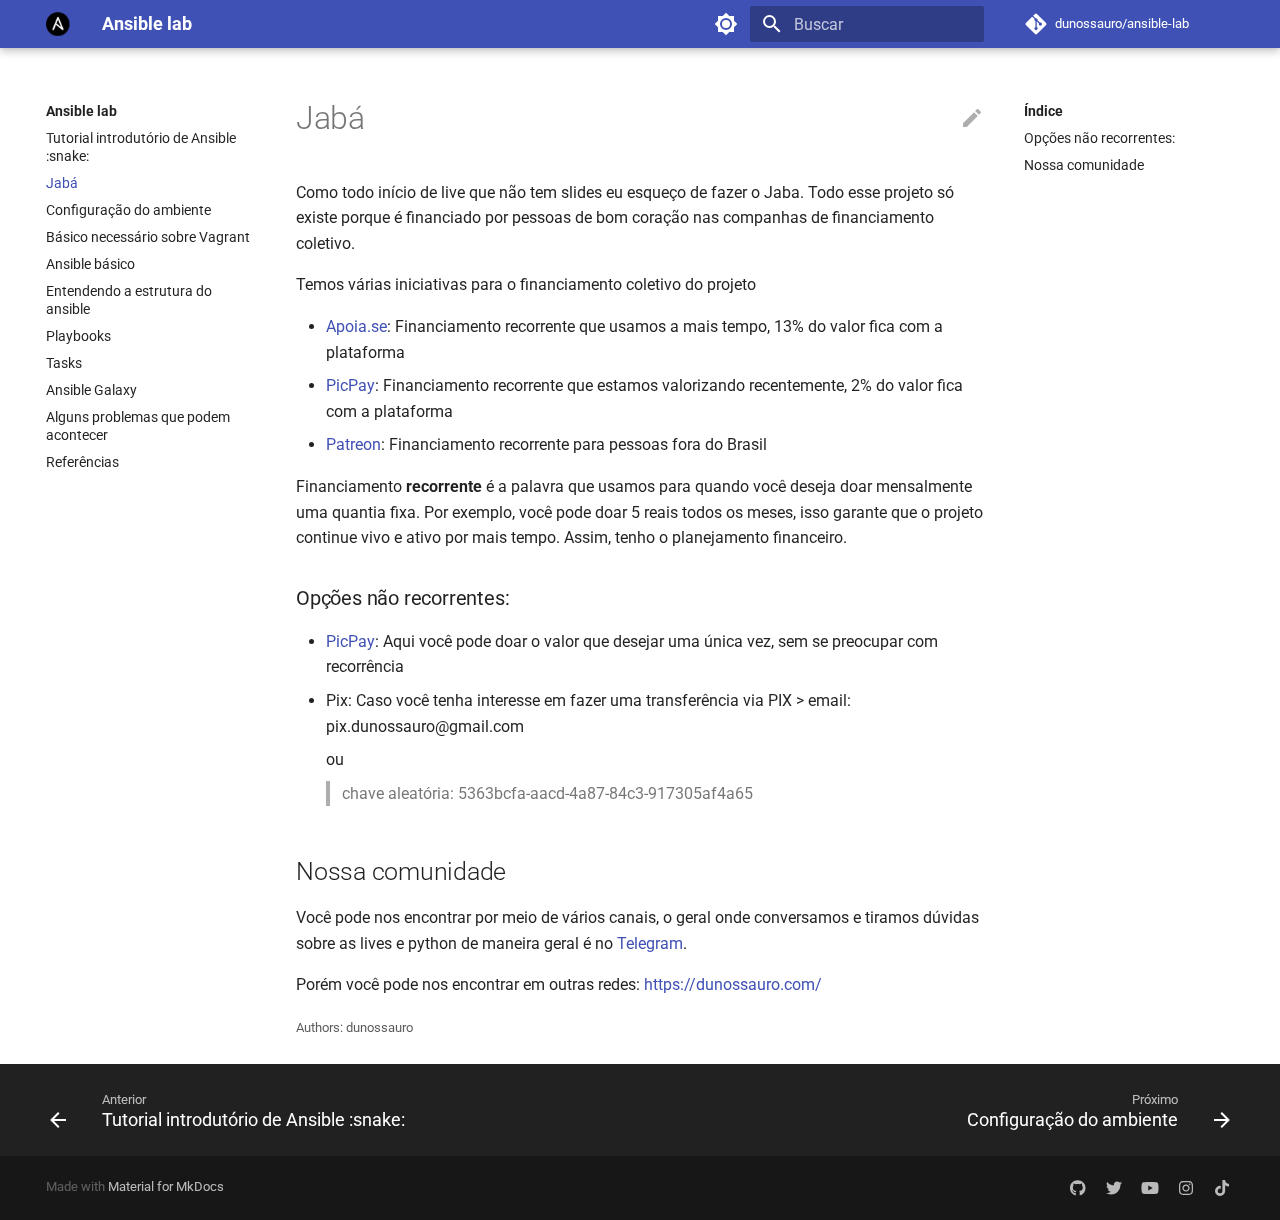
<file: 00_jaba/index.html>
<!doctype html>
<html lang="pt" class="no-js">
  <head>
    
      <meta charset="utf-8">
      <meta name="viewport" content="width=device-width,initial-scale=1">
      
      
      
      <link rel="icon" href="../images/ansible_logo.png">
      <meta name="generator" content="mkdocs-1.4.2, mkdocs-material-8.5.10">
    
    
      
        <title>Jabá - Ansible lab</title>
      
    
    
      <link rel="stylesheet" href="../assets/stylesheets/main.472b142f.min.css">
      
        
        <link rel="stylesheet" href="../assets/stylesheets/palette.08040f6c.min.css">
        
      
      

    
    
    
      
        
        
        <link rel="preconnect" href="https://fonts.gstatic.com" crossorigin>
        <link rel="stylesheet" href="https://fonts.googleapis.com/css?family=Roboto:300,300i,400,400i,700,700i%7CRoboto+Mono:400,400i,700,700i&display=fallback">
        <style>:root{--md-text-font:"Roboto";--md-code-font:"Roboto Mono"}</style>
      
    
    
      <link rel="stylesheet" href="../stylesheets/extra.css">
    
    <script>__md_scope=new URL("..",location),__md_hash=e=>[...e].reduce((e,_)=>(e<<5)-e+_.charCodeAt(0),0),__md_get=(e,_=localStorage,t=__md_scope)=>JSON.parse(_.getItem(t.pathname+"."+e)),__md_set=(e,_,t=localStorage,a=__md_scope)=>{try{t.setItem(a.pathname+"."+e,JSON.stringify(_))}catch(e){}}</script>
    
      

    
    
    
  </head>
  
  
    
    
      
    
    
    
    
    <body dir="ltr" data-md-color-scheme="default" data-md-color-primary="" data-md-color-accent="">
  
    
    
      <script>var palette=__md_get("__palette");if(palette&&"object"==typeof palette.color)for(var key of Object.keys(palette.color))document.body.setAttribute("data-md-color-"+key,palette.color[key])</script>
    
    <input class="md-toggle" data-md-toggle="drawer" type="checkbox" id="__drawer" autocomplete="off">
    <input class="md-toggle" data-md-toggle="search" type="checkbox" id="__search" autocomplete="off">
    <label class="md-overlay" for="__drawer"></label>
    <div data-md-component="skip">
      
        
        <a href="#jaba" class="md-skip">
          Ir para o conteúdo
        </a>
      
    </div>
    <div data-md-component="announce">
      
    </div>
    
    
      

<header class="md-header" data-md-component="header">
  <nav class="md-header__inner md-grid" aria-label="Cabeçalho">
    <a href=".." title="Ansible lab" class="md-header__button md-logo" aria-label="Ansible lab" data-md-component="logo">
      
  <img src="../images/ansible_logo.png" alt="logo">

    </a>
    <label class="md-header__button md-icon" for="__drawer">
      <svg xmlns="http://www.w3.org/2000/svg" viewBox="0 0 24 24"><path d="M3 6h18v2H3V6m0 5h18v2H3v-2m0 5h18v2H3v-2Z"/></svg>
    </label>
    <div class="md-header__title" data-md-component="header-title">
      <div class="md-header__ellipsis">
        <div class="md-header__topic">
          <span class="md-ellipsis">
            Ansible lab
          </span>
        </div>
        <div class="md-header__topic" data-md-component="header-topic">
          <span class="md-ellipsis">
            
              Jabá
            
          </span>
        </div>
      </div>
    </div>
    
      <form class="md-header__option" data-md-component="palette">
        
          
          
          
          <input class="md-option" data-md-color-media="" data-md-color-scheme="default" data-md-color-primary="" data-md-color-accent=""  aria-label="Switch to dark mode"  type="radio" name="__palette" id="__palette_1">
          
            <label class="md-header__button md-icon" title="Switch to dark mode" for="__palette_2" hidden>
              <svg xmlns="http://www.w3.org/2000/svg" viewBox="0 0 24 24"><path d="M12 8a4 4 0 0 0-4 4 4 4 0 0 0 4 4 4 4 0 0 0 4-4 4 4 0 0 0-4-4m0 10a6 6 0 0 1-6-6 6 6 0 0 1 6-6 6 6 0 0 1 6 6 6 6 0 0 1-6 6m8-9.31V4h-4.69L12 .69 8.69 4H4v4.69L.69 12 4 15.31V20h4.69L12 23.31 15.31 20H20v-4.69L23.31 12 20 8.69Z"/></svg>
            </label>
          
        
          
          
          
          <input class="md-option" data-md-color-media="" data-md-color-scheme="slate" data-md-color-primary="" data-md-color-accent=""  aria-label="Switch to light mode"  type="radio" name="__palette" id="__palette_2">
          
            <label class="md-header__button md-icon" title="Switch to light mode" for="__palette_1" hidden>
              <svg xmlns="http://www.w3.org/2000/svg" viewBox="0 0 24 24"><path d="M12 18c-.89 0-1.74-.2-2.5-.55C11.56 16.5 13 14.42 13 12c0-2.42-1.44-4.5-3.5-5.45C10.26 6.2 11.11 6 12 6a6 6 0 0 1 6 6 6 6 0 0 1-6 6m8-9.31V4h-4.69L12 .69 8.69 4H4v4.69L.69 12 4 15.31V20h4.69L12 23.31 15.31 20H20v-4.69L23.31 12 20 8.69Z"/></svg>
            </label>
          
        
      </form>
    
    
    
      <label class="md-header__button md-icon" for="__search">
        <svg xmlns="http://www.w3.org/2000/svg" viewBox="0 0 24 24"><path d="M9.5 3A6.5 6.5 0 0 1 16 9.5c0 1.61-.59 3.09-1.56 4.23l.27.27h.79l5 5-1.5 1.5-5-5v-.79l-.27-.27A6.516 6.516 0 0 1 9.5 16 6.5 6.5 0 0 1 3 9.5 6.5 6.5 0 0 1 9.5 3m0 2C7 5 5 7 5 9.5S7 14 9.5 14 14 12 14 9.5 12 5 9.5 5Z"/></svg>
      </label>
      <div class="md-search" data-md-component="search" role="dialog">
  <label class="md-search__overlay" for="__search"></label>
  <div class="md-search__inner" role="search">
    <form class="md-search__form" name="search">
      <input type="text" class="md-search__input" name="query" aria-label="Buscar" placeholder="Buscar" autocapitalize="off" autocorrect="off" autocomplete="off" spellcheck="false" data-md-component="search-query" required>
      <label class="md-search__icon md-icon" for="__search">
        <svg xmlns="http://www.w3.org/2000/svg" viewBox="0 0 24 24"><path d="M9.5 3A6.5 6.5 0 0 1 16 9.5c0 1.61-.59 3.09-1.56 4.23l.27.27h.79l5 5-1.5 1.5-5-5v-.79l-.27-.27A6.516 6.516 0 0 1 9.5 16 6.5 6.5 0 0 1 3 9.5 6.5 6.5 0 0 1 9.5 3m0 2C7 5 5 7 5 9.5S7 14 9.5 14 14 12 14 9.5 12 5 9.5 5Z"/></svg>
        <svg xmlns="http://www.w3.org/2000/svg" viewBox="0 0 24 24"><path d="M20 11v2H8l5.5 5.5-1.42 1.42L4.16 12l7.92-7.92L13.5 5.5 8 11h12Z"/></svg>
      </label>
      <nav class="md-search__options" aria-label="Pesquisar">
        
        <button type="reset" class="md-search__icon md-icon" title="Limpar" aria-label="Limpar" tabindex="-1">
          <svg xmlns="http://www.w3.org/2000/svg" viewBox="0 0 24 24"><path d="M19 6.41 17.59 5 12 10.59 6.41 5 5 6.41 10.59 12 5 17.59 6.41 19 12 13.41 17.59 19 19 17.59 13.41 12 19 6.41Z"/></svg>
        </button>
      </nav>
      
    </form>
    <div class="md-search__output">
      <div class="md-search__scrollwrap" data-md-scrollfix>
        <div class="md-search-result" data-md-component="search-result">
          <div class="md-search-result__meta">
            Inicializando a pesquisa
          </div>
          <ol class="md-search-result__list"></ol>
        </div>
      </div>
    </div>
  </div>
</div>
    
    
      <div class="md-header__source">
        <a href="https://github.com/dunossauro/ansible-lab" title="Ir ao repositório" class="md-source" data-md-component="source">
  <div class="md-source__icon md-icon">
    
    <svg xmlns="http://www.w3.org/2000/svg" viewBox="0 0 448 512"><!--! Font Awesome Free 6.2.0 by @fontawesome - https://fontawesome.com License - https://fontawesome.com/license/free (Icons: CC BY 4.0, Fonts: SIL OFL 1.1, Code: MIT License) Copyright 2022 Fonticons, Inc.--><path d="M439.55 236.05 244 40.45a28.87 28.87 0 0 0-40.81 0l-40.66 40.63 51.52 51.52c27.06-9.14 52.68 16.77 43.39 43.68l49.66 49.66c34.23-11.8 61.18 31 35.47 56.69-26.49 26.49-70.21-2.87-56-37.34L240.22 199v121.85c25.3 12.54 22.26 41.85 9.08 55a34.34 34.34 0 0 1-48.55 0c-17.57-17.6-11.07-46.91 11.25-56v-123c-20.8-8.51-24.6-30.74-18.64-45L142.57 101 8.45 235.14a28.86 28.86 0 0 0 0 40.81l195.61 195.6a28.86 28.86 0 0 0 40.8 0l194.69-194.69a28.86 28.86 0 0 0 0-40.81z"/></svg>
  </div>
  <div class="md-source__repository">
    dunossauro/ansible-lab
  </div>
</a>
      </div>
    
  </nav>
  
</header>
    
    <div class="md-container" data-md-component="container">
      
      
        
          
        
      
      <main class="md-main" data-md-component="main">
        <div class="md-main__inner md-grid">
          
            
              
              <div class="md-sidebar md-sidebar--primary" data-md-component="sidebar" data-md-type="navigation" >
                <div class="md-sidebar__scrollwrap">
                  <div class="md-sidebar__inner">
                    


<nav class="md-nav md-nav--primary" aria-label="Navegação" data-md-level="0">
  <label class="md-nav__title" for="__drawer">
    <a href=".." title="Ansible lab" class="md-nav__button md-logo" aria-label="Ansible lab" data-md-component="logo">
      
  <img src="../images/ansible_logo.png" alt="logo">

    </a>
    Ansible lab
  </label>
  
    <div class="md-nav__source">
      <a href="https://github.com/dunossauro/ansible-lab" title="Ir ao repositório" class="md-source" data-md-component="source">
  <div class="md-source__icon md-icon">
    
    <svg xmlns="http://www.w3.org/2000/svg" viewBox="0 0 448 512"><!--! Font Awesome Free 6.2.0 by @fontawesome - https://fontawesome.com License - https://fontawesome.com/license/free (Icons: CC BY 4.0, Fonts: SIL OFL 1.1, Code: MIT License) Copyright 2022 Fonticons, Inc.--><path d="M439.55 236.05 244 40.45a28.87 28.87 0 0 0-40.81 0l-40.66 40.63 51.52 51.52c27.06-9.14 52.68 16.77 43.39 43.68l49.66 49.66c34.23-11.8 61.18 31 35.47 56.69-26.49 26.49-70.21-2.87-56-37.34L240.22 199v121.85c25.3 12.54 22.26 41.85 9.08 55a34.34 34.34 0 0 1-48.55 0c-17.57-17.6-11.07-46.91 11.25-56v-123c-20.8-8.51-24.6-30.74-18.64-45L142.57 101 8.45 235.14a28.86 28.86 0 0 0 0 40.81l195.61 195.6a28.86 28.86 0 0 0 40.8 0l194.69-194.69a28.86 28.86 0 0 0 0-40.81z"/></svg>
  </div>
  <div class="md-source__repository">
    dunossauro/ansible-lab
  </div>
</a>
    </div>
  
  <ul class="md-nav__list" data-md-scrollfix>
    
      
      
      

  
  
  
    <li class="md-nav__item">
      <a href=".." class="md-nav__link">
        Tutorial introdutório de Ansible :snake:
      </a>
    </li>
  

    
      
      
      

  
  
    
  
  
    <li class="md-nav__item md-nav__item--active">
      
      <input class="md-nav__toggle md-toggle" data-md-toggle="toc" type="checkbox" id="__toc">
      
      
        
      
      
        <label class="md-nav__link md-nav__link--active" for="__toc">
          Jabá
          <span class="md-nav__icon md-icon"></span>
        </label>
      
      <a href="./" class="md-nav__link md-nav__link--active">
        Jabá
      </a>
      
        

<nav class="md-nav md-nav--secondary" aria-label="Índice">
  
  
  
    
  
  
    <label class="md-nav__title" for="__toc">
      <span class="md-nav__icon md-icon"></span>
      Índice
    </label>
    <ul class="md-nav__list" data-md-component="toc" data-md-scrollfix>
      
        <li class="md-nav__item">
  <a href="#opcoes-nao-recorrentes" class="md-nav__link">
    Opções não recorrentes:
  </a>
  
</li>
      
        <li class="md-nav__item">
  <a href="#nossa-comunidade" class="md-nav__link">
    Nossa comunidade
  </a>
  
</li>
      
    </ul>
  
</nav>
      
    </li>
  

    
      
      
      

  
  
  
    <li class="md-nav__item">
      <a href="../01_configuracao_do_ambiente/" class="md-nav__link">
        Configuração do ambiente
      </a>
    </li>
  

    
      
      
      

  
  
  
    <li class="md-nav__item">
      <a href="../02_o_basico_necessario_sobre_vagrant/" class="md-nav__link">
        Básico necessário sobre Vagrant
      </a>
    </li>
  

    
      
      
      

  
  
  
    <li class="md-nav__item">
      <a href="../03_ansible_basico/" class="md-nav__link">
        Ansible básico
      </a>
    </li>
  

    
      
      
      

  
  
  
    <li class="md-nav__item">
      <a href="../04_configuracao_do_ansible/" class="md-nav__link">
        Entendendo a estrutura do ansible
      </a>
    </li>
  

    
      
      
      

  
  
  
    <li class="md-nav__item">
      <a href="../05_playbooks/" class="md-nav__link">
        Playbooks
      </a>
    </li>
  

    
      
      
      

  
  
  
    <li class="md-nav__item">
      <a href="../06_tasks/" class="md-nav__link">
        Tasks
      </a>
    </li>
  

    
      
      
      

  
  
  
    <li class="md-nav__item">
      <a href="../07_ansible_galaxy/" class="md-nav__link">
        Ansible Galaxy
      </a>
    </li>
  

    
      
      
      

  
  
  
    <li class="md-nav__item">
      <a href="../99_problemas_comuns/" class="md-nav__link">
        Alguns problemas que podem acontecer
      </a>
    </li>
  

    
      
      
      

  
  
  
    <li class="md-nav__item">
      <a href="../referencias/" class="md-nav__link">
        Referências
      </a>
    </li>
  

    
  </ul>
</nav>
                  </div>
                </div>
              </div>
            
            
              
              <div class="md-sidebar md-sidebar--secondary" data-md-component="sidebar" data-md-type="toc" >
                <div class="md-sidebar__scrollwrap">
                  <div class="md-sidebar__inner">
                    

<nav class="md-nav md-nav--secondary" aria-label="Índice">
  
  
  
    
  
  
    <label class="md-nav__title" for="__toc">
      <span class="md-nav__icon md-icon"></span>
      Índice
    </label>
    <ul class="md-nav__list" data-md-component="toc" data-md-scrollfix>
      
        <li class="md-nav__item">
  <a href="#opcoes-nao-recorrentes" class="md-nav__link">
    Opções não recorrentes:
  </a>
  
</li>
      
        <li class="md-nav__item">
  <a href="#nossa-comunidade" class="md-nav__link">
    Nossa comunidade
  </a>
  
</li>
      
    </ul>
  
</nav>
                  </div>
                </div>
              </div>
            
          
          
            <div class="md-content" data-md-component="content">
              <article class="md-content__inner md-typeset">
                
  
                  

  <a href="https://github.com/dunossauro/ansible-lab/tree/main/docs/00_jaba.md" title="Editar esta página" class="md-content__button md-icon">
    
    <svg xmlns="http://www.w3.org/2000/svg" viewBox="0 0 24 24"><path d="M20.71 7.04c.39-.39.39-1.04 0-1.41l-2.34-2.34c-.37-.39-1.02-.39-1.41 0l-1.84 1.83 3.75 3.75M3 17.25V21h3.75L17.81 9.93l-3.75-3.75L3 17.25Z"/></svg>
  </a>


<h1 id="jaba">Jabá</h1>
<p>Como todo início de live que não tem slides eu esqueço de fazer o Jaba. Todo esse projeto só existe porque é financiado por pessoas de bom coração nas companhas de financiamento coletivo.</p>
<p>Temos várias iniciativas para o financiamento coletivo do projeto</p>
<ul>
<li><a href="https://apoia.se/livedepython">Apoia.se</a>: Financiamento recorrente que usamos a mais tempo, 13% do valor fica com a plataforma</li>
<li><a href="https://app.picpay.com/user/dunossauro">PicPay</a>: Financiamento recorrente que estamos valorizando recentemente, 2% do valor fica com a plataforma</li>
<li><a href="http://patreon.com/dunossauro">Patreon</a>: Financiamento recorrente para pessoas fora do Brasil</li>
</ul>
<p>Financiamento <strong>recorrente</strong> é a palavra que usamos para quando você deseja doar mensalmente uma quantia fixa. Por exemplo, você pode doar 5 reais todos os meses, isso garante que o projeto continue vivo e ativo por mais tempo. Assim, tenho o planejamento financeiro.</p>
<h3 id="opcoes-nao-recorrentes">Opções não recorrentes:</h3>
<ul>
<li><a href="http://picpay.me/livedepython">PicPay</a>: Aqui você pode doar o valor que desejar uma única vez, sem se preocupar com recorrência</li>
<li>
<p>Pix: Caso você tenha interesse em fazer uma transferência via PIX
    &gt; email: pix.dunossauro@gmail.com</p>
<p>ou</p>
<blockquote>
<p>chave aleatória: 5363bcfa-aacd-4a87-84c3-917305af4a65</p>
</blockquote>
</li>
</ul>
<h2 id="nossa-comunidade">Nossa comunidade</h2>
<p>Você pode nos encontrar por meio de vários canais, o geral onde conversamos e tiramos dúvidas sobre as lives e python de maneira geral é no <a href="hhttps://t.me/livepython">Telegram</a>.</p>
<p>Porém você pode nos encontrar em outras redes: <a href="https://dunossauro.com/">https://dunossauro.com/</a></p>





                

  
    <div class="md-source-date">
      <small>
          Authors: <span class='git-page-authors git-authors'>dunossauro</span>
      </small>
    </div>
  

              </article>
            </div>
          
          
  <script>var tabs=__md_get("__tabs");if(Array.isArray(tabs))e:for(var set of document.querySelectorAll(".tabbed-set")){var tab,labels=set.querySelector(".tabbed-labels");for(tab of tabs)for(var label of labels.getElementsByTagName("label"))if(label.innerText.trim()===tab){var input=document.getElementById(label.htmlFor);input.checked=!0;continue e}}</script>

        </div>
        
      </main>
      
        <footer class="md-footer">
  
    
    <nav class="md-footer__inner md-grid" aria-label="Rodapé" >
      
        
        <a href=".." class="md-footer__link md-footer__link--prev" aria-label="Anterior: Tutorial introdutório de Ansible :snake:" rel="prev">
          <div class="md-footer__button md-icon">
            <svg xmlns="http://www.w3.org/2000/svg" viewBox="0 0 24 24"><path d="M20 11v2H8l5.5 5.5-1.42 1.42L4.16 12l7.92-7.92L13.5 5.5 8 11h12Z"/></svg>
          </div>
          <div class="md-footer__title">
            <div class="md-ellipsis">
              <span class="md-footer__direction">
                Anterior
              </span>
              Tutorial introdutório de Ansible :snake:
            </div>
          </div>
        </a>
      
      
        
        <a href="../01_configuracao_do_ambiente/" class="md-footer__link md-footer__link--next" aria-label="Próximo: Configuração do ambiente" rel="next">
          <div class="md-footer__title">
            <div class="md-ellipsis">
              <span class="md-footer__direction">
                Próximo
              </span>
              Configuração do ambiente
            </div>
          </div>
          <div class="md-footer__button md-icon">
            <svg xmlns="http://www.w3.org/2000/svg" viewBox="0 0 24 24"><path d="M4 11v2h12l-5.5 5.5 1.42 1.42L19.84 12l-7.92-7.92L10.5 5.5 16 11H4Z"/></svg>
          </div>
        </a>
      
    </nav>
  
  <div class="md-footer-meta md-typeset">
    <div class="md-footer-meta__inner md-grid">
      <div class="md-copyright">
  
  
    Made with
    <a href="https://squidfunk.github.io/mkdocs-material/" target="_blank" rel="noopener">
      Material for MkDocs
    </a>
  
</div>
      
        <div class="md-social">
  
    
    
      
      
    
    <a href="https://github.com/dunossauro" target="_blank" rel="noopener" title="github.com" class="md-social__link">
      <svg xmlns="http://www.w3.org/2000/svg" viewBox="0 0 496 512"><!--! Font Awesome Free 6.2.0 by @fontawesome - https://fontawesome.com License - https://fontawesome.com/license/free (Icons: CC BY 4.0, Fonts: SIL OFL 1.1, Code: MIT License) Copyright 2022 Fonticons, Inc.--><path d="M165.9 397.4c0 2-2.3 3.6-5.2 3.6-3.3.3-5.6-1.3-5.6-3.6 0-2 2.3-3.6 5.2-3.6 3-.3 5.6 1.3 5.6 3.6zm-31.1-4.5c-.7 2 1.3 4.3 4.3 4.9 2.6 1 5.6 0 6.2-2s-1.3-4.3-4.3-5.2c-2.6-.7-5.5.3-6.2 2.3zm44.2-1.7c-2.9.7-4.9 2.6-4.6 4.9.3 2 2.9 3.3 5.9 2.6 2.9-.7 4.9-2.6 4.6-4.6-.3-1.9-3-3.2-5.9-2.9zM244.8 8C106.1 8 0 113.3 0 252c0 110.9 69.8 205.8 169.5 239.2 12.8 2.3 17.3-5.6 17.3-12.1 0-6.2-.3-40.4-.3-61.4 0 0-70 15-84.7-29.8 0 0-11.4-29.1-27.8-36.6 0 0-22.9-15.7 1.6-15.4 0 0 24.9 2 38.6 25.8 21.9 38.6 58.6 27.5 72.9 20.9 2.3-16 8.8-27.1 16-33.7-55.9-6.2-112.3-14.3-112.3-110.5 0-27.5 7.6-41.3 23.6-58.9-2.6-6.5-11.1-33.3 2.6-67.9 20.9-6.5 69 27 69 27 20-5.6 41.5-8.5 62.8-8.5s42.8 2.9 62.8 8.5c0 0 48.1-33.6 69-27 13.7 34.7 5.2 61.4 2.6 67.9 16 17.7 25.8 31.5 25.8 58.9 0 96.5-58.9 104.2-114.8 110.5 9.2 7.9 17 22.9 17 46.4 0 33.7-.3 75.4-.3 83.6 0 6.5 4.6 14.4 17.3 12.1C428.2 457.8 496 362.9 496 252 496 113.3 383.5 8 244.8 8zM97.2 352.9c-1.3 1-1 3.3.7 5.2 1.6 1.6 3.9 2.3 5.2 1 1.3-1 1-3.3-.7-5.2-1.6-1.6-3.9-2.3-5.2-1zm-10.8-8.1c-.7 1.3.3 2.9 2.3 3.9 1.6 1 3.6.7 4.3-.7.7-1.3-.3-2.9-2.3-3.9-2-.6-3.6-.3-4.3.7zm32.4 35.6c-1.6 1.3-1 4.3 1.3 6.2 2.3 2.3 5.2 2.6 6.5 1 1.3-1.3.7-4.3-1.3-6.2-2.2-2.3-5.2-2.6-6.5-1zm-11.4-14.7c-1.6 1-1.6 3.6 0 5.9 1.6 2.3 4.3 3.3 5.6 2.3 1.6-1.3 1.6-3.9 0-6.2-1.4-2.3-4-3.3-5.6-2z"/></svg>
    </a>
  
    
    
      
      
    
    <a href="https://twitter.com/dunossauro" target="_blank" rel="noopener" title="twitter.com" class="md-social__link">
      <svg xmlns="http://www.w3.org/2000/svg" viewBox="0 0 512 512"><!--! Font Awesome Free 6.2.0 by @fontawesome - https://fontawesome.com License - https://fontawesome.com/license/free (Icons: CC BY 4.0, Fonts: SIL OFL 1.1, Code: MIT License) Copyright 2022 Fonticons, Inc.--><path d="M459.37 151.716c.325 4.548.325 9.097.325 13.645 0 138.72-105.583 298.558-298.558 298.558-59.452 0-114.68-17.219-161.137-47.106 8.447.974 16.568 1.299 25.34 1.299 49.055 0 94.213-16.568 130.274-44.832-46.132-.975-84.792-31.188-98.112-72.772 6.498.974 12.995 1.624 19.818 1.624 9.421 0 18.843-1.3 27.614-3.573-48.081-9.747-84.143-51.98-84.143-102.985v-1.299c13.969 7.797 30.214 12.67 47.431 13.319-28.264-18.843-46.781-51.005-46.781-87.391 0-19.492 5.197-37.36 14.294-52.954 51.655 63.675 129.3 105.258 216.365 109.807-1.624-7.797-2.599-15.918-2.599-24.04 0-57.828 46.782-104.934 104.934-104.934 30.213 0 57.502 12.67 76.67 33.137 23.715-4.548 46.456-13.32 66.599-25.34-7.798 24.366-24.366 44.833-46.132 57.827 21.117-2.273 41.584-8.122 60.426-16.243-14.292 20.791-32.161 39.308-52.628 54.253z"/></svg>
    </a>
  
    
    
      
      
    
    <a href="https://youtube.com/dunossauro" target="_blank" rel="noopener" title="youtube.com" class="md-social__link">
      <svg xmlns="http://www.w3.org/2000/svg" viewBox="0 0 576 512"><!--! Font Awesome Free 6.2.0 by @fontawesome - https://fontawesome.com License - https://fontawesome.com/license/free (Icons: CC BY 4.0, Fonts: SIL OFL 1.1, Code: MIT License) Copyright 2022 Fonticons, Inc.--><path d="M549.655 124.083c-6.281-23.65-24.787-42.276-48.284-48.597C458.781 64 288 64 288 64S117.22 64 74.629 75.486c-23.497 6.322-42.003 24.947-48.284 48.597-11.412 42.867-11.412 132.305-11.412 132.305s0 89.438 11.412 132.305c6.281 23.65 24.787 41.5 48.284 47.821C117.22 448 288 448 288 448s170.78 0 213.371-11.486c23.497-6.321 42.003-24.171 48.284-47.821 11.412-42.867 11.412-132.305 11.412-132.305s0-89.438-11.412-132.305zm-317.51 213.508V175.185l142.739 81.205-142.739 81.201z"/></svg>
    </a>
  
    
    
      
      
    
    <a href="https://instagram.com/dunossauro" target="_blank" rel="noopener" title="instagram.com" class="md-social__link">
      <svg xmlns="http://www.w3.org/2000/svg" viewBox="0 0 448 512"><!--! Font Awesome Free 6.2.0 by @fontawesome - https://fontawesome.com License - https://fontawesome.com/license/free (Icons: CC BY 4.0, Fonts: SIL OFL 1.1, Code: MIT License) Copyright 2022 Fonticons, Inc.--><path d="M224.1 141c-63.6 0-114.9 51.3-114.9 114.9s51.3 114.9 114.9 114.9S339 319.5 339 255.9 287.7 141 224.1 141zm0 189.6c-41.1 0-74.7-33.5-74.7-74.7s33.5-74.7 74.7-74.7 74.7 33.5 74.7 74.7-33.6 74.7-74.7 74.7zm146.4-194.3c0 14.9-12 26.8-26.8 26.8-14.9 0-26.8-12-26.8-26.8s12-26.8 26.8-26.8 26.8 12 26.8 26.8zm76.1 27.2c-1.7-35.9-9.9-67.7-36.2-93.9-26.2-26.2-58-34.4-93.9-36.2-37-2.1-147.9-2.1-184.9 0-35.8 1.7-67.6 9.9-93.9 36.1s-34.4 58-36.2 93.9c-2.1 37-2.1 147.9 0 184.9 1.7 35.9 9.9 67.7 36.2 93.9s58 34.4 93.9 36.2c37 2.1 147.9 2.1 184.9 0 35.9-1.7 67.7-9.9 93.9-36.2 26.2-26.2 34.4-58 36.2-93.9 2.1-37 2.1-147.8 0-184.8zM398.8 388c-7.8 19.6-22.9 34.7-42.6 42.6-29.5 11.7-99.5 9-132.1 9s-102.7 2.6-132.1-9c-19.6-7.8-34.7-22.9-42.6-42.6-11.7-29.5-9-99.5-9-132.1s-2.6-102.7 9-132.1c7.8-19.6 22.9-34.7 42.6-42.6 29.5-11.7 99.5-9 132.1-9s102.7-2.6 132.1 9c19.6 7.8 34.7 22.9 42.6 42.6 11.7 29.5 9 99.5 9 132.1s2.7 102.7-9 132.1z"/></svg>
    </a>
  
    
    
      
      
    
    <a href="https://www.tiktok.com/@dunossauro" target="_blank" rel="noopener" title="www.tiktok.com" class="md-social__link">
      <svg xmlns="http://www.w3.org/2000/svg" viewBox="0 0 448 512"><!--! Font Awesome Free 6.2.0 by @fontawesome - https://fontawesome.com License - https://fontawesome.com/license/free (Icons: CC BY 4.0, Fonts: SIL OFL 1.1, Code: MIT License) Copyright 2022 Fonticons, Inc.--><path d="M448 209.91a210.06 210.06 0 0 1-122.77-39.25v178.72A162.55 162.55 0 1 1 185 188.31v89.89a74.62 74.62 0 1 0 52.23 71.18V0h88a121.18 121.18 0 0 0 1.86 22.17A122.18 122.18 0 0 0 381 102.39a121.43 121.43 0 0 0 67 20.14Z"/></svg>
    </a>
  
</div>
      
    </div>
  </div>
</footer>
      
    </div>
    <div class="md-dialog" data-md-component="dialog">
      <div class="md-dialog__inner md-typeset"></div>
    </div>
    
    <script id="__config" type="application/json">{"base": "..", "features": ["content.tabs.link"], "search": "../assets/javascripts/workers/search.16e2a7d4.min.js", "translations": {"clipboard.copied": "Copiado para \u00e1rea de transfer\u00eancia", "clipboard.copy": "Copiar para \u00e1rea de transfer\u00eancia", "search.config.lang": "pt", "search.config.pipeline": "trimmer, stopWordFilter", "search.config.separator": "[\\s\\-]+", "search.placeholder": "Buscar", "search.result.more.one": "Mais 1 nesta p\u00e1gina", "search.result.more.other": "Mais # nesta p\u00e1gina", "search.result.none": "Nenhum resultado encontrado", "search.result.one": "1 resultado encontrado", "search.result.other": "# resultados encontrados", "search.result.placeholder": "Digite para iniciar a busca", "search.result.term.missing": "Ausente", "select.version.title": "Selecione a vers\u00e3o"}}</script>
    
    
      <script src="../assets/javascripts/bundle.d6c3db9e.min.js"></script>
      
    
  </body>
</html>
</file>
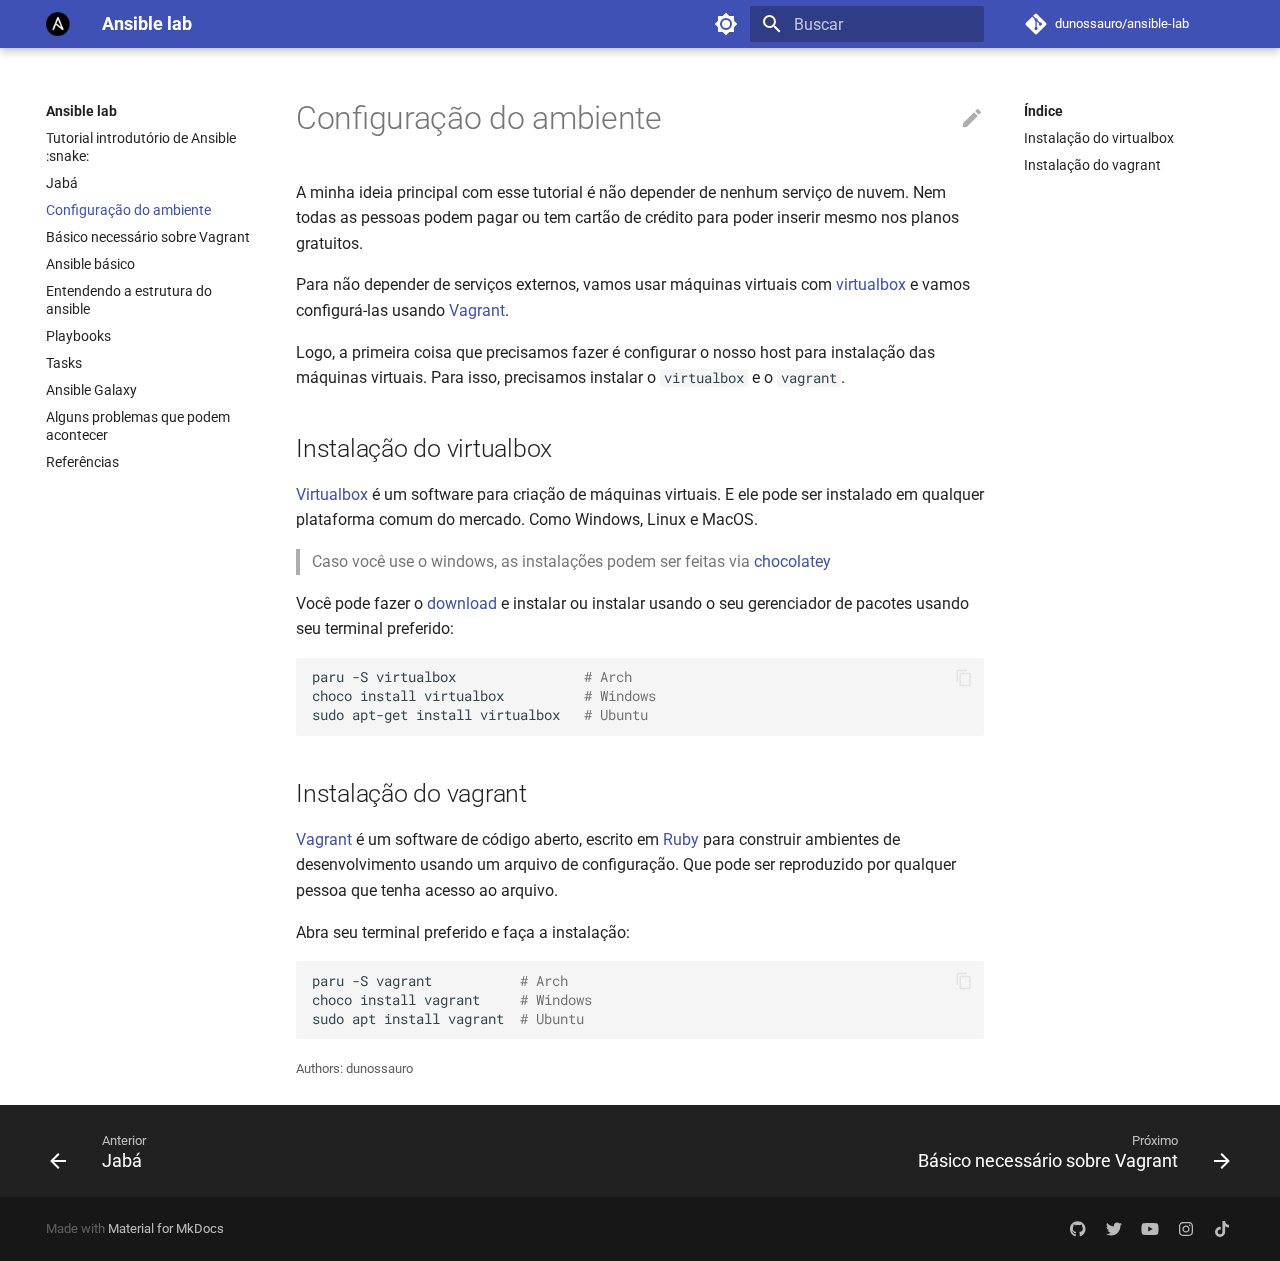
<file: 01_configuracao_do_ambiente/index.html>
<!doctype html>
<html lang="pt" class="no-js">
  <head>
    
      <meta charset="utf-8">
      <meta name="viewport" content="width=device-width,initial-scale=1">
      
      
      
      <link rel="icon" href="../images/ansible_logo.png">
      <meta name="generator" content="mkdocs-1.4.2, mkdocs-material-8.5.10">
    
    
      
        <title>Configuração do ambiente - Ansible lab</title>
      
    
    
      <link rel="stylesheet" href="../assets/stylesheets/main.472b142f.min.css">
      
        
        <link rel="stylesheet" href="../assets/stylesheets/palette.08040f6c.min.css">
        
      
      

    
    
    
      
        
        
        <link rel="preconnect" href="https://fonts.gstatic.com" crossorigin>
        <link rel="stylesheet" href="https://fonts.googleapis.com/css?family=Roboto:300,300i,400,400i,700,700i%7CRoboto+Mono:400,400i,700,700i&display=fallback">
        <style>:root{--md-text-font:"Roboto";--md-code-font:"Roboto Mono"}</style>
      
    
    
      <link rel="stylesheet" href="../stylesheets/extra.css">
    
    <script>__md_scope=new URL("..",location),__md_hash=e=>[...e].reduce((e,_)=>(e<<5)-e+_.charCodeAt(0),0),__md_get=(e,_=localStorage,t=__md_scope)=>JSON.parse(_.getItem(t.pathname+"."+e)),__md_set=(e,_,t=localStorage,a=__md_scope)=>{try{t.setItem(a.pathname+"."+e,JSON.stringify(_))}catch(e){}}</script>
    
      

    
    
    
  </head>
  
  
    
    
      
    
    
    
    
    <body dir="ltr" data-md-color-scheme="default" data-md-color-primary="" data-md-color-accent="">
  
    
    
      <script>var palette=__md_get("__palette");if(palette&&"object"==typeof palette.color)for(var key of Object.keys(palette.color))document.body.setAttribute("data-md-color-"+key,palette.color[key])</script>
    
    <input class="md-toggle" data-md-toggle="drawer" type="checkbox" id="__drawer" autocomplete="off">
    <input class="md-toggle" data-md-toggle="search" type="checkbox" id="__search" autocomplete="off">
    <label class="md-overlay" for="__drawer"></label>
    <div data-md-component="skip">
      
        
        <a href="#configuracao-do-ambiente" class="md-skip">
          Ir para o conteúdo
        </a>
      
    </div>
    <div data-md-component="announce">
      
    </div>
    
    
      

<header class="md-header" data-md-component="header">
  <nav class="md-header__inner md-grid" aria-label="Cabeçalho">
    <a href=".." title="Ansible lab" class="md-header__button md-logo" aria-label="Ansible lab" data-md-component="logo">
      
  <img src="../images/ansible_logo.png" alt="logo">

    </a>
    <label class="md-header__button md-icon" for="__drawer">
      <svg xmlns="http://www.w3.org/2000/svg" viewBox="0 0 24 24"><path d="M3 6h18v2H3V6m0 5h18v2H3v-2m0 5h18v2H3v-2Z"/></svg>
    </label>
    <div class="md-header__title" data-md-component="header-title">
      <div class="md-header__ellipsis">
        <div class="md-header__topic">
          <span class="md-ellipsis">
            Ansible lab
          </span>
        </div>
        <div class="md-header__topic" data-md-component="header-topic">
          <span class="md-ellipsis">
            
              Configuração do ambiente
            
          </span>
        </div>
      </div>
    </div>
    
      <form class="md-header__option" data-md-component="palette">
        
          
          
          
          <input class="md-option" data-md-color-media="" data-md-color-scheme="default" data-md-color-primary="" data-md-color-accent=""  aria-label="Switch to dark mode"  type="radio" name="__palette" id="__palette_1">
          
            <label class="md-header__button md-icon" title="Switch to dark mode" for="__palette_2" hidden>
              <svg xmlns="http://www.w3.org/2000/svg" viewBox="0 0 24 24"><path d="M12 8a4 4 0 0 0-4 4 4 4 0 0 0 4 4 4 4 0 0 0 4-4 4 4 0 0 0-4-4m0 10a6 6 0 0 1-6-6 6 6 0 0 1 6-6 6 6 0 0 1 6 6 6 6 0 0 1-6 6m8-9.31V4h-4.69L12 .69 8.69 4H4v4.69L.69 12 4 15.31V20h4.69L12 23.31 15.31 20H20v-4.69L23.31 12 20 8.69Z"/></svg>
            </label>
          
        
          
          
          
          <input class="md-option" data-md-color-media="" data-md-color-scheme="slate" data-md-color-primary="" data-md-color-accent=""  aria-label="Switch to light mode"  type="radio" name="__palette" id="__palette_2">
          
            <label class="md-header__button md-icon" title="Switch to light mode" for="__palette_1" hidden>
              <svg xmlns="http://www.w3.org/2000/svg" viewBox="0 0 24 24"><path d="M12 18c-.89 0-1.74-.2-2.5-.55C11.56 16.5 13 14.42 13 12c0-2.42-1.44-4.5-3.5-5.45C10.26 6.2 11.11 6 12 6a6 6 0 0 1 6 6 6 6 0 0 1-6 6m8-9.31V4h-4.69L12 .69 8.69 4H4v4.69L.69 12 4 15.31V20h4.69L12 23.31 15.31 20H20v-4.69L23.31 12 20 8.69Z"/></svg>
            </label>
          
        
      </form>
    
    
    
      <label class="md-header__button md-icon" for="__search">
        <svg xmlns="http://www.w3.org/2000/svg" viewBox="0 0 24 24"><path d="M9.5 3A6.5 6.5 0 0 1 16 9.5c0 1.61-.59 3.09-1.56 4.23l.27.27h.79l5 5-1.5 1.5-5-5v-.79l-.27-.27A6.516 6.516 0 0 1 9.5 16 6.5 6.5 0 0 1 3 9.5 6.5 6.5 0 0 1 9.5 3m0 2C7 5 5 7 5 9.5S7 14 9.5 14 14 12 14 9.5 12 5 9.5 5Z"/></svg>
      </label>
      <div class="md-search" data-md-component="search" role="dialog">
  <label class="md-search__overlay" for="__search"></label>
  <div class="md-search__inner" role="search">
    <form class="md-search__form" name="search">
      <input type="text" class="md-search__input" name="query" aria-label="Buscar" placeholder="Buscar" autocapitalize="off" autocorrect="off" autocomplete="off" spellcheck="false" data-md-component="search-query" required>
      <label class="md-search__icon md-icon" for="__search">
        <svg xmlns="http://www.w3.org/2000/svg" viewBox="0 0 24 24"><path d="M9.5 3A6.5 6.5 0 0 1 16 9.5c0 1.61-.59 3.09-1.56 4.23l.27.27h.79l5 5-1.5 1.5-5-5v-.79l-.27-.27A6.516 6.516 0 0 1 9.5 16 6.5 6.5 0 0 1 3 9.5 6.5 6.5 0 0 1 9.5 3m0 2C7 5 5 7 5 9.5S7 14 9.5 14 14 12 14 9.5 12 5 9.5 5Z"/></svg>
        <svg xmlns="http://www.w3.org/2000/svg" viewBox="0 0 24 24"><path d="M20 11v2H8l5.5 5.5-1.42 1.42L4.16 12l7.92-7.92L13.5 5.5 8 11h12Z"/></svg>
      </label>
      <nav class="md-search__options" aria-label="Pesquisar">
        
        <button type="reset" class="md-search__icon md-icon" title="Limpar" aria-label="Limpar" tabindex="-1">
          <svg xmlns="http://www.w3.org/2000/svg" viewBox="0 0 24 24"><path d="M19 6.41 17.59 5 12 10.59 6.41 5 5 6.41 10.59 12 5 17.59 6.41 19 12 13.41 17.59 19 19 17.59 13.41 12 19 6.41Z"/></svg>
        </button>
      </nav>
      
    </form>
    <div class="md-search__output">
      <div class="md-search__scrollwrap" data-md-scrollfix>
        <div class="md-search-result" data-md-component="search-result">
          <div class="md-search-result__meta">
            Inicializando a pesquisa
          </div>
          <ol class="md-search-result__list"></ol>
        </div>
      </div>
    </div>
  </div>
</div>
    
    
      <div class="md-header__source">
        <a href="https://github.com/dunossauro/ansible-lab" title="Ir ao repositório" class="md-source" data-md-component="source">
  <div class="md-source__icon md-icon">
    
    <svg xmlns="http://www.w3.org/2000/svg" viewBox="0 0 448 512"><!--! Font Awesome Free 6.2.0 by @fontawesome - https://fontawesome.com License - https://fontawesome.com/license/free (Icons: CC BY 4.0, Fonts: SIL OFL 1.1, Code: MIT License) Copyright 2022 Fonticons, Inc.--><path d="M439.55 236.05 244 40.45a28.87 28.87 0 0 0-40.81 0l-40.66 40.63 51.52 51.52c27.06-9.14 52.68 16.77 43.39 43.68l49.66 49.66c34.23-11.8 61.18 31 35.47 56.69-26.49 26.49-70.21-2.87-56-37.34L240.22 199v121.85c25.3 12.54 22.26 41.85 9.08 55a34.34 34.34 0 0 1-48.55 0c-17.57-17.6-11.07-46.91 11.25-56v-123c-20.8-8.51-24.6-30.74-18.64-45L142.57 101 8.45 235.14a28.86 28.86 0 0 0 0 40.81l195.61 195.6a28.86 28.86 0 0 0 40.8 0l194.69-194.69a28.86 28.86 0 0 0 0-40.81z"/></svg>
  </div>
  <div class="md-source__repository">
    dunossauro/ansible-lab
  </div>
</a>
      </div>
    
  </nav>
  
</header>
    
    <div class="md-container" data-md-component="container">
      
      
        
          
        
      
      <main class="md-main" data-md-component="main">
        <div class="md-main__inner md-grid">
          
            
              
              <div class="md-sidebar md-sidebar--primary" data-md-component="sidebar" data-md-type="navigation" >
                <div class="md-sidebar__scrollwrap">
                  <div class="md-sidebar__inner">
                    


<nav class="md-nav md-nav--primary" aria-label="Navegação" data-md-level="0">
  <label class="md-nav__title" for="__drawer">
    <a href=".." title="Ansible lab" class="md-nav__button md-logo" aria-label="Ansible lab" data-md-component="logo">
      
  <img src="../images/ansible_logo.png" alt="logo">

    </a>
    Ansible lab
  </label>
  
    <div class="md-nav__source">
      <a href="https://github.com/dunossauro/ansible-lab" title="Ir ao repositório" class="md-source" data-md-component="source">
  <div class="md-source__icon md-icon">
    
    <svg xmlns="http://www.w3.org/2000/svg" viewBox="0 0 448 512"><!--! Font Awesome Free 6.2.0 by @fontawesome - https://fontawesome.com License - https://fontawesome.com/license/free (Icons: CC BY 4.0, Fonts: SIL OFL 1.1, Code: MIT License) Copyright 2022 Fonticons, Inc.--><path d="M439.55 236.05 244 40.45a28.87 28.87 0 0 0-40.81 0l-40.66 40.63 51.52 51.52c27.06-9.14 52.68 16.77 43.39 43.68l49.66 49.66c34.23-11.8 61.18 31 35.47 56.69-26.49 26.49-70.21-2.87-56-37.34L240.22 199v121.85c25.3 12.54 22.26 41.85 9.08 55a34.34 34.34 0 0 1-48.55 0c-17.57-17.6-11.07-46.91 11.25-56v-123c-20.8-8.51-24.6-30.74-18.64-45L142.57 101 8.45 235.14a28.86 28.86 0 0 0 0 40.81l195.61 195.6a28.86 28.86 0 0 0 40.8 0l194.69-194.69a28.86 28.86 0 0 0 0-40.81z"/></svg>
  </div>
  <div class="md-source__repository">
    dunossauro/ansible-lab
  </div>
</a>
    </div>
  
  <ul class="md-nav__list" data-md-scrollfix>
    
      
      
      

  
  
  
    <li class="md-nav__item">
      <a href=".." class="md-nav__link">
        Tutorial introdutório de Ansible :snake:
      </a>
    </li>
  

    
      
      
      

  
  
  
    <li class="md-nav__item">
      <a href="../00_jaba/" class="md-nav__link">
        Jabá
      </a>
    </li>
  

    
      
      
      

  
  
    
  
  
    <li class="md-nav__item md-nav__item--active">
      
      <input class="md-nav__toggle md-toggle" data-md-toggle="toc" type="checkbox" id="__toc">
      
      
        
      
      
        <label class="md-nav__link md-nav__link--active" for="__toc">
          Configuração do ambiente
          <span class="md-nav__icon md-icon"></span>
        </label>
      
      <a href="./" class="md-nav__link md-nav__link--active">
        Configuração do ambiente
      </a>
      
        

<nav class="md-nav md-nav--secondary" aria-label="Índice">
  
  
  
    
  
  
    <label class="md-nav__title" for="__toc">
      <span class="md-nav__icon md-icon"></span>
      Índice
    </label>
    <ul class="md-nav__list" data-md-component="toc" data-md-scrollfix>
      
        <li class="md-nav__item">
  <a href="#instalacao-do-virtualbox" class="md-nav__link">
    Instalação do virtualbox
  </a>
  
</li>
      
        <li class="md-nav__item">
  <a href="#instalacao-do-vagrant" class="md-nav__link">
    Instalação do vagrant
  </a>
  
</li>
      
    </ul>
  
</nav>
      
    </li>
  

    
      
      
      

  
  
  
    <li class="md-nav__item">
      <a href="../02_o_basico_necessario_sobre_vagrant/" class="md-nav__link">
        Básico necessário sobre Vagrant
      </a>
    </li>
  

    
      
      
      

  
  
  
    <li class="md-nav__item">
      <a href="../03_ansible_basico/" class="md-nav__link">
        Ansible básico
      </a>
    </li>
  

    
      
      
      

  
  
  
    <li class="md-nav__item">
      <a href="../04_configuracao_do_ansible/" class="md-nav__link">
        Entendendo a estrutura do ansible
      </a>
    </li>
  

    
      
      
      

  
  
  
    <li class="md-nav__item">
      <a href="../05_playbooks/" class="md-nav__link">
        Playbooks
      </a>
    </li>
  

    
      
      
      

  
  
  
    <li class="md-nav__item">
      <a href="../06_tasks/" class="md-nav__link">
        Tasks
      </a>
    </li>
  

    
      
      
      

  
  
  
    <li class="md-nav__item">
      <a href="../07_ansible_galaxy/" class="md-nav__link">
        Ansible Galaxy
      </a>
    </li>
  

    
      
      
      

  
  
  
    <li class="md-nav__item">
      <a href="../99_problemas_comuns/" class="md-nav__link">
        Alguns problemas que podem acontecer
      </a>
    </li>
  

    
      
      
      

  
  
  
    <li class="md-nav__item">
      <a href="../referencias/" class="md-nav__link">
        Referências
      </a>
    </li>
  

    
  </ul>
</nav>
                  </div>
                </div>
              </div>
            
            
              
              <div class="md-sidebar md-sidebar--secondary" data-md-component="sidebar" data-md-type="toc" >
                <div class="md-sidebar__scrollwrap">
                  <div class="md-sidebar__inner">
                    

<nav class="md-nav md-nav--secondary" aria-label="Índice">
  
  
  
    
  
  
    <label class="md-nav__title" for="__toc">
      <span class="md-nav__icon md-icon"></span>
      Índice
    </label>
    <ul class="md-nav__list" data-md-component="toc" data-md-scrollfix>
      
        <li class="md-nav__item">
  <a href="#instalacao-do-virtualbox" class="md-nav__link">
    Instalação do virtualbox
  </a>
  
</li>
      
        <li class="md-nav__item">
  <a href="#instalacao-do-vagrant" class="md-nav__link">
    Instalação do vagrant
  </a>
  
</li>
      
    </ul>
  
</nav>
                  </div>
                </div>
              </div>
            
          
          
            <div class="md-content" data-md-component="content">
              <article class="md-content__inner md-typeset">
                
  
                  

  <a href="https://github.com/dunossauro/ansible-lab/tree/main/docs/01_configuracao_do_ambiente.md" title="Editar esta página" class="md-content__button md-icon">
    
    <svg xmlns="http://www.w3.org/2000/svg" viewBox="0 0 24 24"><path d="M20.71 7.04c.39-.39.39-1.04 0-1.41l-2.34-2.34c-.37-.39-1.02-.39-1.41 0l-1.84 1.83 3.75 3.75M3 17.25V21h3.75L17.81 9.93l-3.75-3.75L3 17.25Z"/></svg>
  </a>


<h1 id="configuracao-do-ambiente">Configuração do ambiente</h1>
<p>A minha ideia principal com esse tutorial é não depender de nenhum serviço de nuvem. Nem todas as pessoas podem pagar ou tem cartão de crédito para poder inserir mesmo nos planos gratuitos.</p>
<p>Para não depender de serviços externos, vamos usar máquinas virtuais com <a href="https://www.virtualbox.org/">virtualbox</a> e vamos configurá-las usando <a href="https://www.vagrantup.com/">Vagrant</a>.</p>
<p>Logo, a primeira coisa que precisamos fazer é configurar o nosso host para instalação das máquinas virtuais. Para isso, precisamos instalar o <code>virtualbox</code> e o <code>vagrant</code>.</p>
<h2 id="instalacao-do-virtualbox">Instalação do virtualbox</h2>
<p><a href="https://www.virtualbox.org/">Virtualbox</a> é um software para criação de máquinas virtuais. E ele pode ser instalado em qualquer plataforma comum do mercado. Como Windows, Linux e MacOS.</p>
<blockquote>
<p>Caso você use o windows, as instalações podem ser feitas via <a href="https://chocolatey.org/install#individual">chocolatey</a></p>
</blockquote>
<p>Você pode fazer o <a href="https://www.virtualbox.org/wiki/Downloads">download</a> e instalar ou instalar usando o seu gerenciador de pacotes usando seu terminal preferido:</p>
<div class="highlight"><pre><span></span><code><a id="__codelineno-0-1" name="__codelineno-0-1" href="#__codelineno-0-1"></a>paru -S virtualbox                <span class="c1"># Arch</span>
<a id="__codelineno-0-2" name="__codelineno-0-2" href="#__codelineno-0-2"></a>choco install virtualbox          <span class="c1"># Windows</span>
<a id="__codelineno-0-3" name="__codelineno-0-3" href="#__codelineno-0-3"></a>sudo apt-get install virtualbox   <span class="c1"># Ubuntu</span>
</code></pre></div>
<h2 id="instalacao-do-vagrant">Instalação do vagrant</h2>
<p><a href="https://www.vagrantup.com/">Vagrant</a> é um software de código aberto, escrito em <a href="https://www.ruby-lang.org/pt/">Ruby</a> para construir ambientes de desenvolvimento usando um arquivo de configuração. Que pode ser reproduzido por qualquer pessoa que tenha acesso ao arquivo.</p>
<p>Abra seu terminal preferido e faça a instalação:</p>
<div class="highlight"><pre><span></span><code><a id="__codelineno-1-1" name="__codelineno-1-1" href="#__codelineno-1-1"></a>paru -S vagrant           <span class="c1"># Arch</span>
<a id="__codelineno-1-2" name="__codelineno-1-2" href="#__codelineno-1-2"></a>choco install vagrant     <span class="c1"># Windows</span>
<a id="__codelineno-1-3" name="__codelineno-1-3" href="#__codelineno-1-3"></a>sudo apt install vagrant  <span class="c1"># Ubuntu</span>
</code></pre></div>





                

  
    <div class="md-source-date">
      <small>
          Authors: <span class='git-page-authors git-authors'>dunossauro</span>
      </small>
    </div>
  

              </article>
            </div>
          
          
  <script>var tabs=__md_get("__tabs");if(Array.isArray(tabs))e:for(var set of document.querySelectorAll(".tabbed-set")){var tab,labels=set.querySelector(".tabbed-labels");for(tab of tabs)for(var label of labels.getElementsByTagName("label"))if(label.innerText.trim()===tab){var input=document.getElementById(label.htmlFor);input.checked=!0;continue e}}</script>

        </div>
        
      </main>
      
        <footer class="md-footer">
  
    
    <nav class="md-footer__inner md-grid" aria-label="Rodapé" >
      
        
        <a href="../00_jaba/" class="md-footer__link md-footer__link--prev" aria-label="Anterior: Jabá" rel="prev">
          <div class="md-footer__button md-icon">
            <svg xmlns="http://www.w3.org/2000/svg" viewBox="0 0 24 24"><path d="M20 11v2H8l5.5 5.5-1.42 1.42L4.16 12l7.92-7.92L13.5 5.5 8 11h12Z"/></svg>
          </div>
          <div class="md-footer__title">
            <div class="md-ellipsis">
              <span class="md-footer__direction">
                Anterior
              </span>
              Jabá
            </div>
          </div>
        </a>
      
      
        
        <a href="../02_o_basico_necessario_sobre_vagrant/" class="md-footer__link md-footer__link--next" aria-label="Próximo: Básico necessário sobre Vagrant" rel="next">
          <div class="md-footer__title">
            <div class="md-ellipsis">
              <span class="md-footer__direction">
                Próximo
              </span>
              Básico necessário sobre Vagrant
            </div>
          </div>
          <div class="md-footer__button md-icon">
            <svg xmlns="http://www.w3.org/2000/svg" viewBox="0 0 24 24"><path d="M4 11v2h12l-5.5 5.5 1.42 1.42L19.84 12l-7.92-7.92L10.5 5.5 16 11H4Z"/></svg>
          </div>
        </a>
      
    </nav>
  
  <div class="md-footer-meta md-typeset">
    <div class="md-footer-meta__inner md-grid">
      <div class="md-copyright">
  
  
    Made with
    <a href="https://squidfunk.github.io/mkdocs-material/" target="_blank" rel="noopener">
      Material for MkDocs
    </a>
  
</div>
      
        <div class="md-social">
  
    
    
      
      
    
    <a href="https://github.com/dunossauro" target="_blank" rel="noopener" title="github.com" class="md-social__link">
      <svg xmlns="http://www.w3.org/2000/svg" viewBox="0 0 496 512"><!--! Font Awesome Free 6.2.0 by @fontawesome - https://fontawesome.com License - https://fontawesome.com/license/free (Icons: CC BY 4.0, Fonts: SIL OFL 1.1, Code: MIT License) Copyright 2022 Fonticons, Inc.--><path d="M165.9 397.4c0 2-2.3 3.6-5.2 3.6-3.3.3-5.6-1.3-5.6-3.6 0-2 2.3-3.6 5.2-3.6 3-.3 5.6 1.3 5.6 3.6zm-31.1-4.5c-.7 2 1.3 4.3 4.3 4.9 2.6 1 5.6 0 6.2-2s-1.3-4.3-4.3-5.2c-2.6-.7-5.5.3-6.2 2.3zm44.2-1.7c-2.9.7-4.9 2.6-4.6 4.9.3 2 2.9 3.3 5.9 2.6 2.9-.7 4.9-2.6 4.6-4.6-.3-1.9-3-3.2-5.9-2.9zM244.8 8C106.1 8 0 113.3 0 252c0 110.9 69.8 205.8 169.5 239.2 12.8 2.3 17.3-5.6 17.3-12.1 0-6.2-.3-40.4-.3-61.4 0 0-70 15-84.7-29.8 0 0-11.4-29.1-27.8-36.6 0 0-22.9-15.7 1.6-15.4 0 0 24.9 2 38.6 25.8 21.9 38.6 58.6 27.5 72.9 20.9 2.3-16 8.8-27.1 16-33.7-55.9-6.2-112.3-14.3-112.3-110.5 0-27.5 7.6-41.3 23.6-58.9-2.6-6.5-11.1-33.3 2.6-67.9 20.9-6.5 69 27 69 27 20-5.6 41.5-8.5 62.8-8.5s42.8 2.9 62.8 8.5c0 0 48.1-33.6 69-27 13.7 34.7 5.2 61.4 2.6 67.9 16 17.7 25.8 31.5 25.8 58.9 0 96.5-58.9 104.2-114.8 110.5 9.2 7.9 17 22.9 17 46.4 0 33.7-.3 75.4-.3 83.6 0 6.5 4.6 14.4 17.3 12.1C428.2 457.8 496 362.9 496 252 496 113.3 383.5 8 244.8 8zM97.2 352.9c-1.3 1-1 3.3.7 5.2 1.6 1.6 3.9 2.3 5.2 1 1.3-1 1-3.3-.7-5.2-1.6-1.6-3.9-2.3-5.2-1zm-10.8-8.1c-.7 1.3.3 2.9 2.3 3.9 1.6 1 3.6.7 4.3-.7.7-1.3-.3-2.9-2.3-3.9-2-.6-3.6-.3-4.3.7zm32.4 35.6c-1.6 1.3-1 4.3 1.3 6.2 2.3 2.3 5.2 2.6 6.5 1 1.3-1.3.7-4.3-1.3-6.2-2.2-2.3-5.2-2.6-6.5-1zm-11.4-14.7c-1.6 1-1.6 3.6 0 5.9 1.6 2.3 4.3 3.3 5.6 2.3 1.6-1.3 1.6-3.9 0-6.2-1.4-2.3-4-3.3-5.6-2z"/></svg>
    </a>
  
    
    
      
      
    
    <a href="https://twitter.com/dunossauro" target="_blank" rel="noopener" title="twitter.com" class="md-social__link">
      <svg xmlns="http://www.w3.org/2000/svg" viewBox="0 0 512 512"><!--! Font Awesome Free 6.2.0 by @fontawesome - https://fontawesome.com License - https://fontawesome.com/license/free (Icons: CC BY 4.0, Fonts: SIL OFL 1.1, Code: MIT License) Copyright 2022 Fonticons, Inc.--><path d="M459.37 151.716c.325 4.548.325 9.097.325 13.645 0 138.72-105.583 298.558-298.558 298.558-59.452 0-114.68-17.219-161.137-47.106 8.447.974 16.568 1.299 25.34 1.299 49.055 0 94.213-16.568 130.274-44.832-46.132-.975-84.792-31.188-98.112-72.772 6.498.974 12.995 1.624 19.818 1.624 9.421 0 18.843-1.3 27.614-3.573-48.081-9.747-84.143-51.98-84.143-102.985v-1.299c13.969 7.797 30.214 12.67 47.431 13.319-28.264-18.843-46.781-51.005-46.781-87.391 0-19.492 5.197-37.36 14.294-52.954 51.655 63.675 129.3 105.258 216.365 109.807-1.624-7.797-2.599-15.918-2.599-24.04 0-57.828 46.782-104.934 104.934-104.934 30.213 0 57.502 12.67 76.67 33.137 23.715-4.548 46.456-13.32 66.599-25.34-7.798 24.366-24.366 44.833-46.132 57.827 21.117-2.273 41.584-8.122 60.426-16.243-14.292 20.791-32.161 39.308-52.628 54.253z"/></svg>
    </a>
  
    
    
      
      
    
    <a href="https://youtube.com/dunossauro" target="_blank" rel="noopener" title="youtube.com" class="md-social__link">
      <svg xmlns="http://www.w3.org/2000/svg" viewBox="0 0 576 512"><!--! Font Awesome Free 6.2.0 by @fontawesome - https://fontawesome.com License - https://fontawesome.com/license/free (Icons: CC BY 4.0, Fonts: SIL OFL 1.1, Code: MIT License) Copyright 2022 Fonticons, Inc.--><path d="M549.655 124.083c-6.281-23.65-24.787-42.276-48.284-48.597C458.781 64 288 64 288 64S117.22 64 74.629 75.486c-23.497 6.322-42.003 24.947-48.284 48.597-11.412 42.867-11.412 132.305-11.412 132.305s0 89.438 11.412 132.305c6.281 23.65 24.787 41.5 48.284 47.821C117.22 448 288 448 288 448s170.78 0 213.371-11.486c23.497-6.321 42.003-24.171 48.284-47.821 11.412-42.867 11.412-132.305 11.412-132.305s0-89.438-11.412-132.305zm-317.51 213.508V175.185l142.739 81.205-142.739 81.201z"/></svg>
    </a>
  
    
    
      
      
    
    <a href="https://instagram.com/dunossauro" target="_blank" rel="noopener" title="instagram.com" class="md-social__link">
      <svg xmlns="http://www.w3.org/2000/svg" viewBox="0 0 448 512"><!--! Font Awesome Free 6.2.0 by @fontawesome - https://fontawesome.com License - https://fontawesome.com/license/free (Icons: CC BY 4.0, Fonts: SIL OFL 1.1, Code: MIT License) Copyright 2022 Fonticons, Inc.--><path d="M224.1 141c-63.6 0-114.9 51.3-114.9 114.9s51.3 114.9 114.9 114.9S339 319.5 339 255.9 287.7 141 224.1 141zm0 189.6c-41.1 0-74.7-33.5-74.7-74.7s33.5-74.7 74.7-74.7 74.7 33.5 74.7 74.7-33.6 74.7-74.7 74.7zm146.4-194.3c0 14.9-12 26.8-26.8 26.8-14.9 0-26.8-12-26.8-26.8s12-26.8 26.8-26.8 26.8 12 26.8 26.8zm76.1 27.2c-1.7-35.9-9.9-67.7-36.2-93.9-26.2-26.2-58-34.4-93.9-36.2-37-2.1-147.9-2.1-184.9 0-35.8 1.7-67.6 9.9-93.9 36.1s-34.4 58-36.2 93.9c-2.1 37-2.1 147.9 0 184.9 1.7 35.9 9.9 67.7 36.2 93.9s58 34.4 93.9 36.2c37 2.1 147.9 2.1 184.9 0 35.9-1.7 67.7-9.9 93.9-36.2 26.2-26.2 34.4-58 36.2-93.9 2.1-37 2.1-147.8 0-184.8zM398.8 388c-7.8 19.6-22.9 34.7-42.6 42.6-29.5 11.7-99.5 9-132.1 9s-102.7 2.6-132.1-9c-19.6-7.8-34.7-22.9-42.6-42.6-11.7-29.5-9-99.5-9-132.1s-2.6-102.7 9-132.1c7.8-19.6 22.9-34.7 42.6-42.6 29.5-11.7 99.5-9 132.1-9s102.7-2.6 132.1 9c19.6 7.8 34.7 22.9 42.6 42.6 11.7 29.5 9 99.5 9 132.1s2.7 102.7-9 132.1z"/></svg>
    </a>
  
    
    
      
      
    
    <a href="https://www.tiktok.com/@dunossauro" target="_blank" rel="noopener" title="www.tiktok.com" class="md-social__link">
      <svg xmlns="http://www.w3.org/2000/svg" viewBox="0 0 448 512"><!--! Font Awesome Free 6.2.0 by @fontawesome - https://fontawesome.com License - https://fontawesome.com/license/free (Icons: CC BY 4.0, Fonts: SIL OFL 1.1, Code: MIT License) Copyright 2022 Fonticons, Inc.--><path d="M448 209.91a210.06 210.06 0 0 1-122.77-39.25v178.72A162.55 162.55 0 1 1 185 188.31v89.89a74.62 74.62 0 1 0 52.23 71.18V0h88a121.18 121.18 0 0 0 1.86 22.17A122.18 122.18 0 0 0 381 102.39a121.43 121.43 0 0 0 67 20.14Z"/></svg>
    </a>
  
</div>
      
    </div>
  </div>
</footer>
      
    </div>
    <div class="md-dialog" data-md-component="dialog">
      <div class="md-dialog__inner md-typeset"></div>
    </div>
    
    <script id="__config" type="application/json">{"base": "..", "features": ["content.tabs.link"], "search": "../assets/javascripts/workers/search.16e2a7d4.min.js", "translations": {"clipboard.copied": "Copiado para \u00e1rea de transfer\u00eancia", "clipboard.copy": "Copiar para \u00e1rea de transfer\u00eancia", "search.config.lang": "pt", "search.config.pipeline": "trimmer, stopWordFilter", "search.config.separator": "[\\s\\-]+", "search.placeholder": "Buscar", "search.result.more.one": "Mais 1 nesta p\u00e1gina", "search.result.more.other": "Mais # nesta p\u00e1gina", "search.result.none": "Nenhum resultado encontrado", "search.result.one": "1 resultado encontrado", "search.result.other": "# resultados encontrados", "search.result.placeholder": "Digite para iniciar a busca", "search.result.term.missing": "Ausente", "select.version.title": "Selecione a vers\u00e3o"}}</script>
    
    
      <script src="../assets/javascripts/bundle.d6c3db9e.min.js"></script>
      
    
  </body>
</html>
</file>
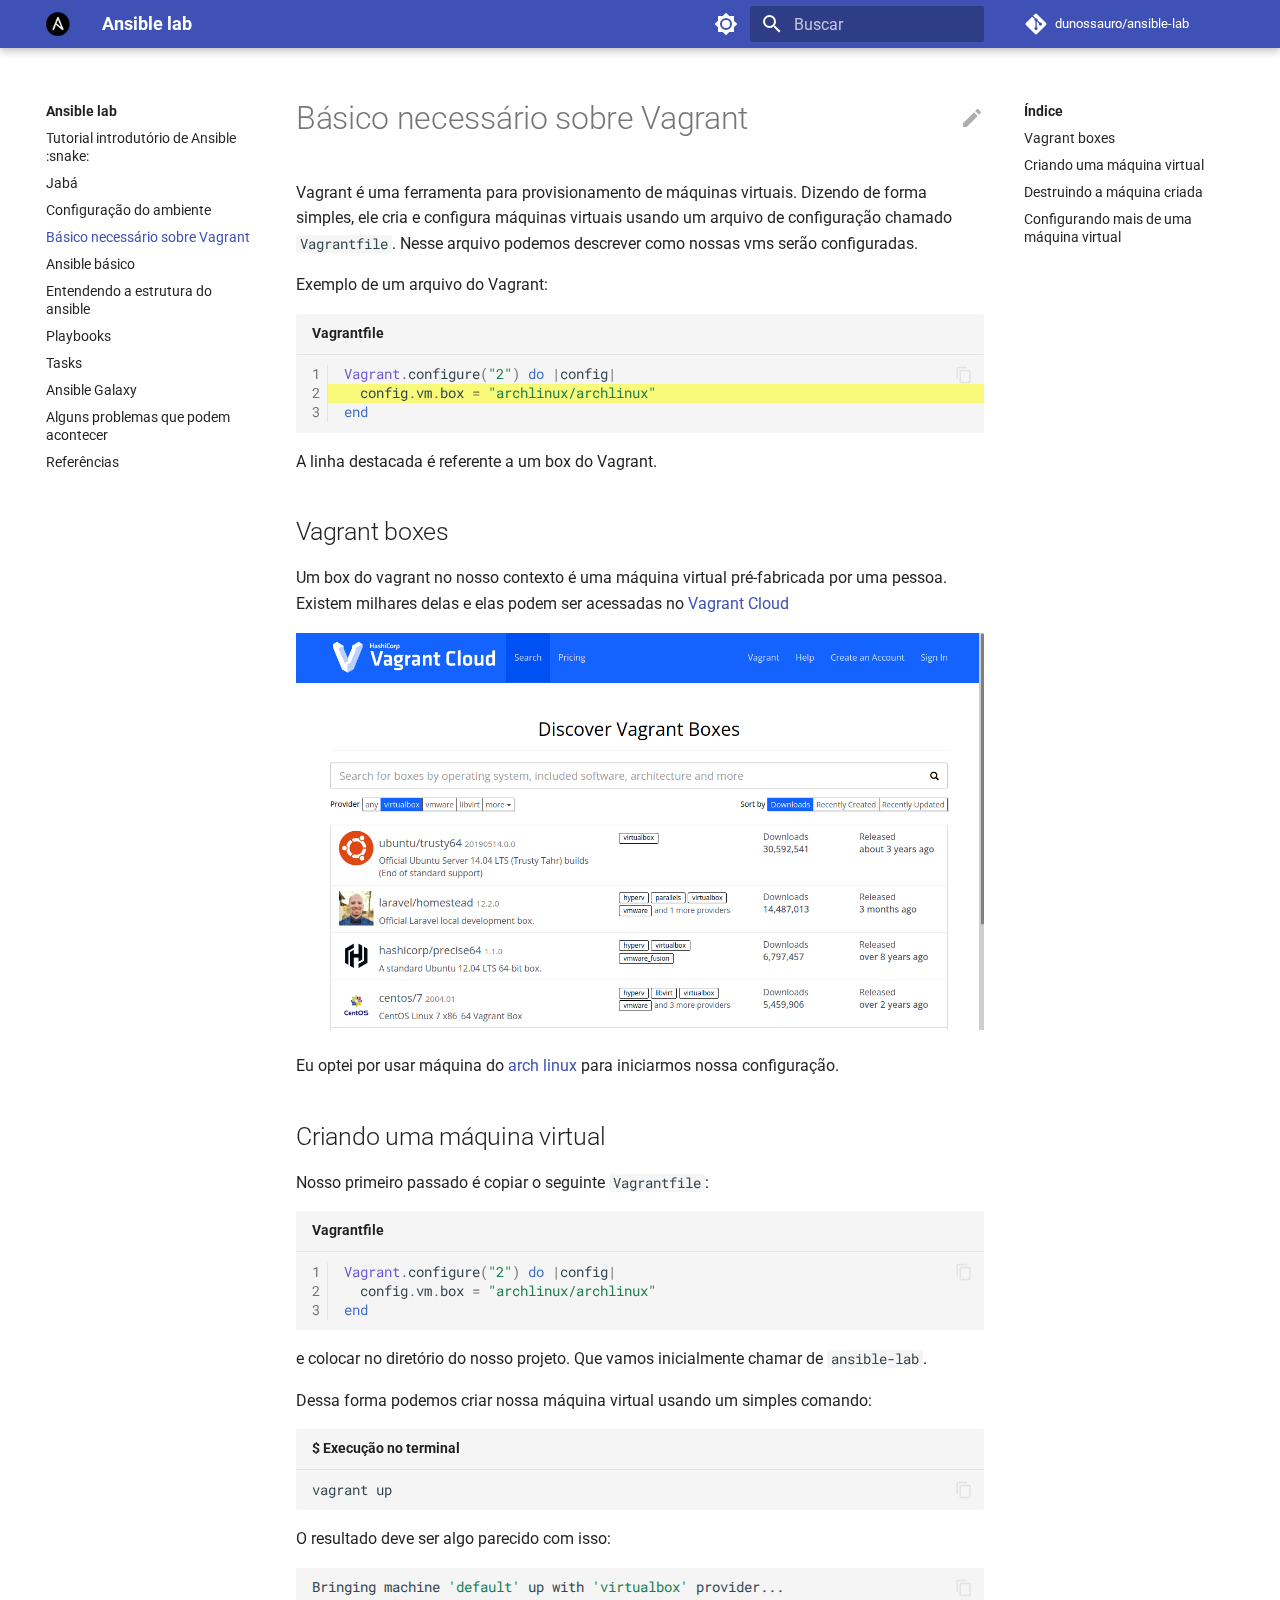
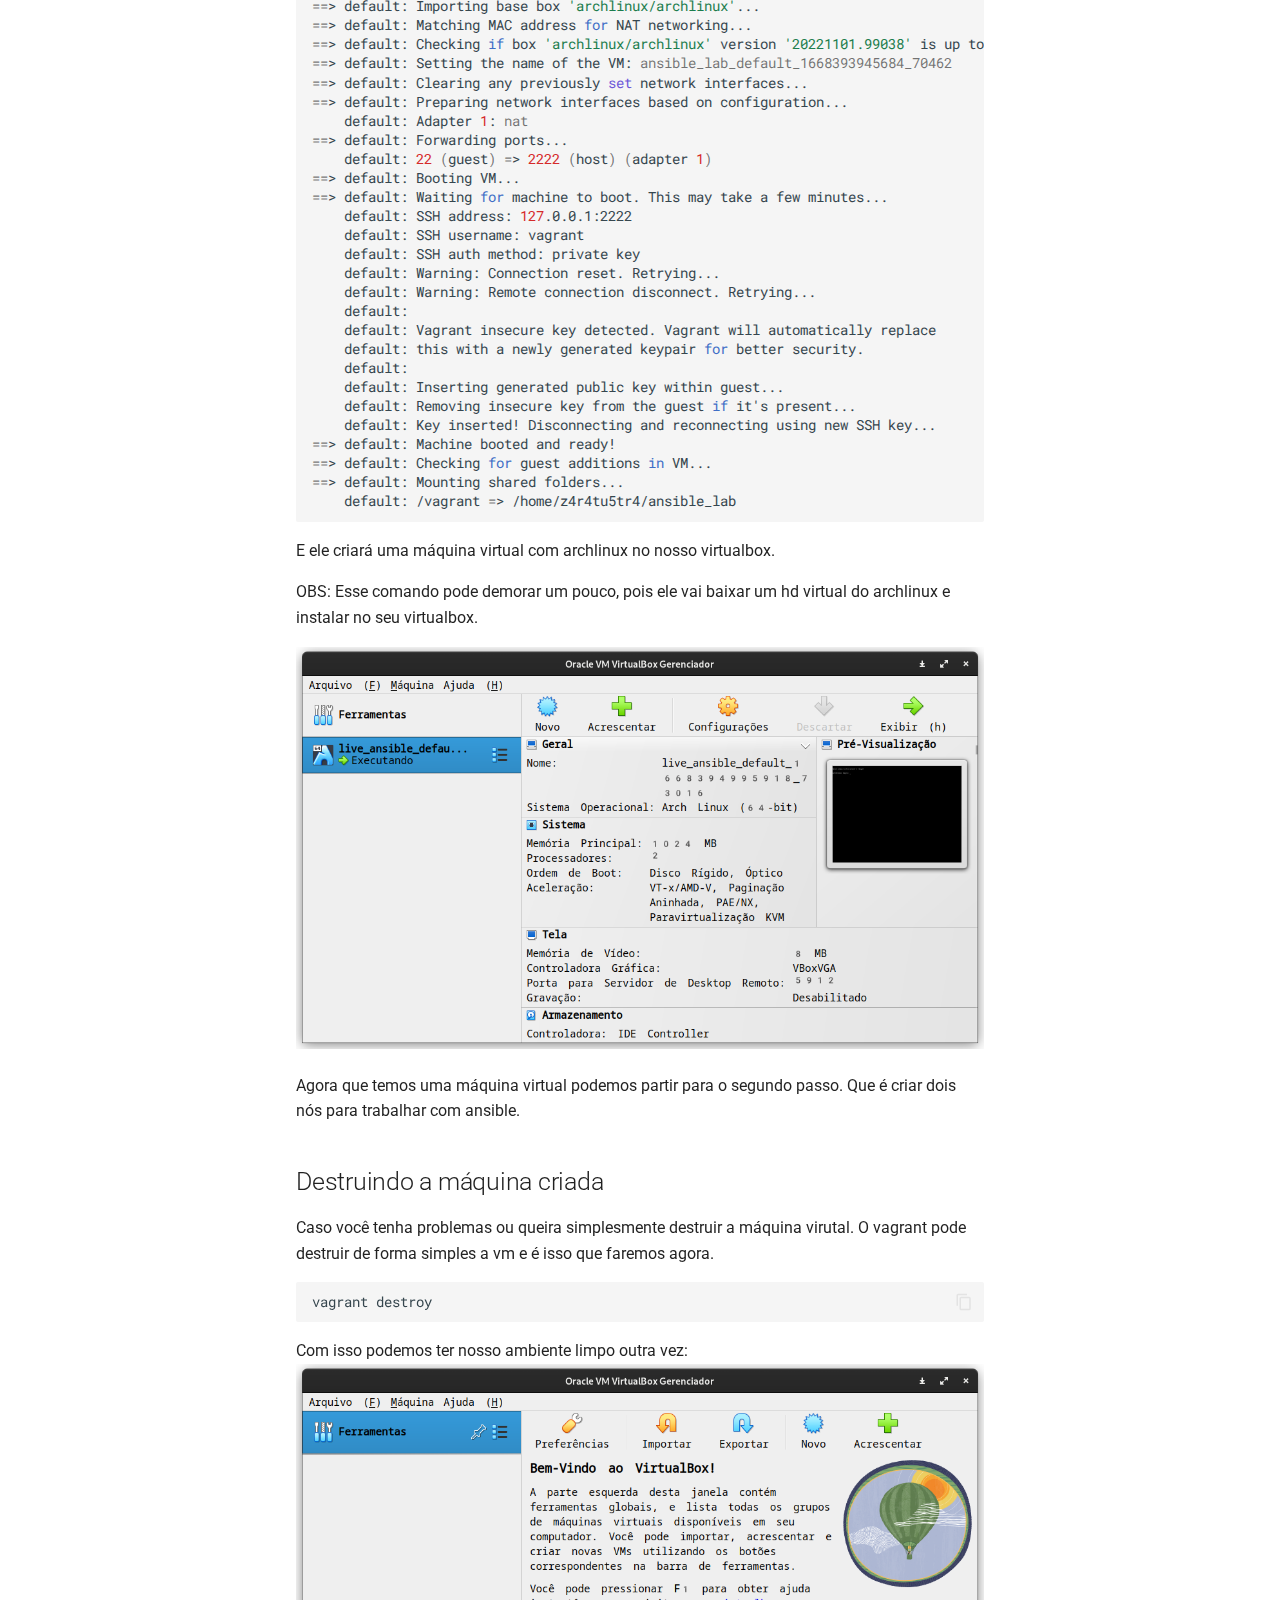
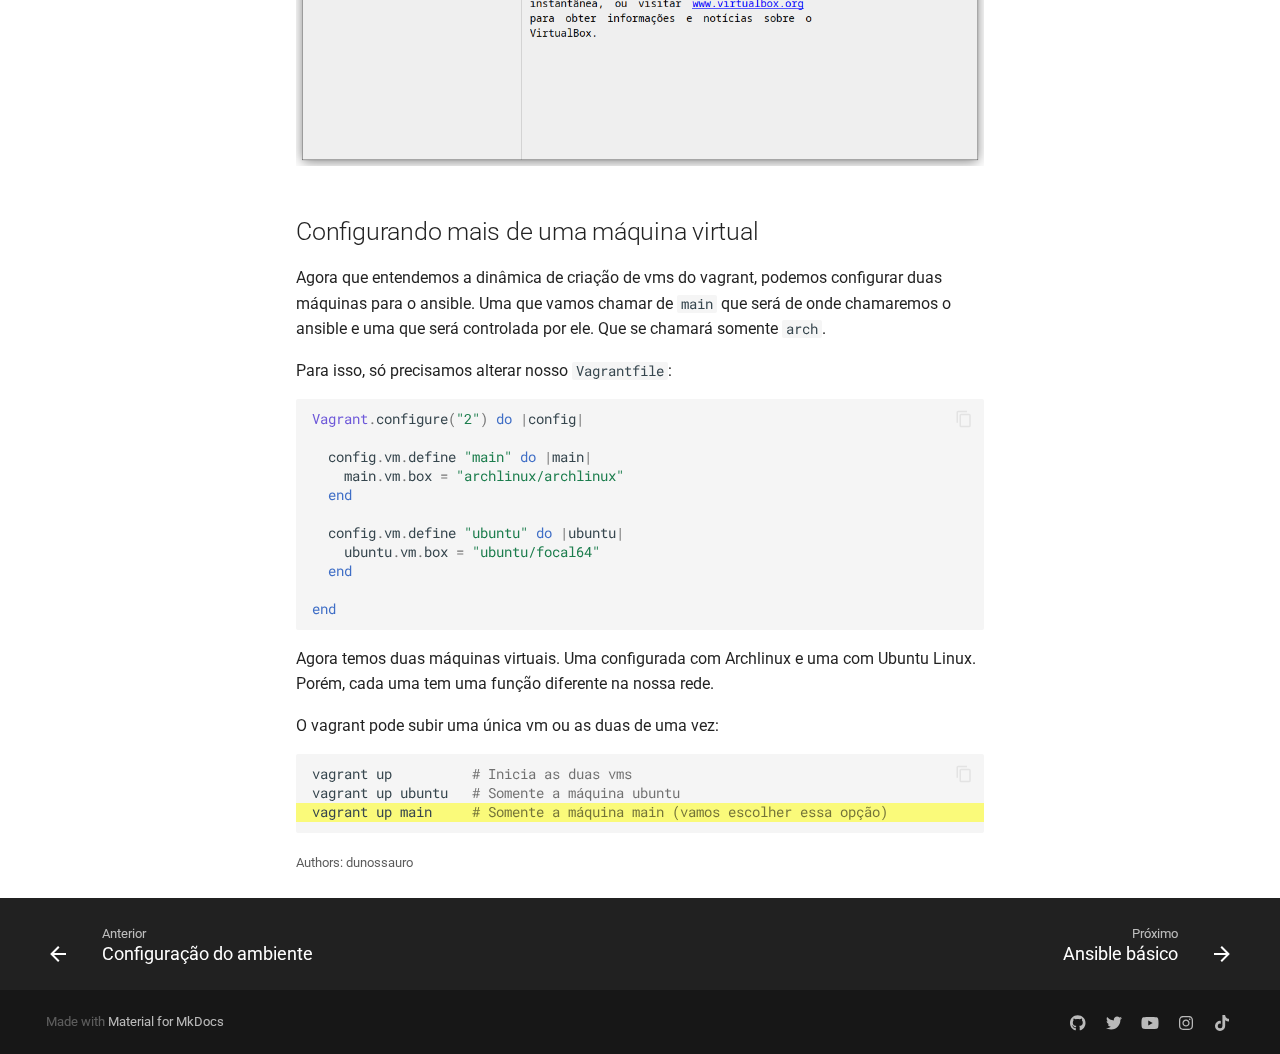
<file: 02_o_basico_necessario_sobre_vagrant/index.html>
<!doctype html>
<html lang="pt" class="no-js">
  <head>
    
      <meta charset="utf-8">
      <meta name="viewport" content="width=device-width,initial-scale=1">
      
      
      
      <link rel="icon" href="../images/ansible_logo.png">
      <meta name="generator" content="mkdocs-1.4.2, mkdocs-material-8.5.10">
    
    
      
        <title>Básico necessário sobre Vagrant - Ansible lab</title>
      
    
    
      <link rel="stylesheet" href="../assets/stylesheets/main.472b142f.min.css">
      
        
        <link rel="stylesheet" href="../assets/stylesheets/palette.08040f6c.min.css">
        
      
      

    
    
    
      
        
        
        <link rel="preconnect" href="https://fonts.gstatic.com" crossorigin>
        <link rel="stylesheet" href="https://fonts.googleapis.com/css?family=Roboto:300,300i,400,400i,700,700i%7CRoboto+Mono:400,400i,700,700i&display=fallback">
        <style>:root{--md-text-font:"Roboto";--md-code-font:"Roboto Mono"}</style>
      
    
    
      <link rel="stylesheet" href="../stylesheets/extra.css">
    
    <script>__md_scope=new URL("..",location),__md_hash=e=>[...e].reduce((e,_)=>(e<<5)-e+_.charCodeAt(0),0),__md_get=(e,_=localStorage,t=__md_scope)=>JSON.parse(_.getItem(t.pathname+"."+e)),__md_set=(e,_,t=localStorage,a=__md_scope)=>{try{t.setItem(a.pathname+"."+e,JSON.stringify(_))}catch(e){}}</script>
    
      

    
    
    
  </head>
  
  
    
    
      
    
    
    
    
    <body dir="ltr" data-md-color-scheme="default" data-md-color-primary="" data-md-color-accent="">
  
    
    
      <script>var palette=__md_get("__palette");if(palette&&"object"==typeof palette.color)for(var key of Object.keys(palette.color))document.body.setAttribute("data-md-color-"+key,palette.color[key])</script>
    
    <input class="md-toggle" data-md-toggle="drawer" type="checkbox" id="__drawer" autocomplete="off">
    <input class="md-toggle" data-md-toggle="search" type="checkbox" id="__search" autocomplete="off">
    <label class="md-overlay" for="__drawer"></label>
    <div data-md-component="skip">
      
        
        <a href="#basico-necessario-sobre-vagrant" class="md-skip">
          Ir para o conteúdo
        </a>
      
    </div>
    <div data-md-component="announce">
      
    </div>
    
    
      

<header class="md-header" data-md-component="header">
  <nav class="md-header__inner md-grid" aria-label="Cabeçalho">
    <a href=".." title="Ansible lab" class="md-header__button md-logo" aria-label="Ansible lab" data-md-component="logo">
      
  <img src="../images/ansible_logo.png" alt="logo">

    </a>
    <label class="md-header__button md-icon" for="__drawer">
      <svg xmlns="http://www.w3.org/2000/svg" viewBox="0 0 24 24"><path d="M3 6h18v2H3V6m0 5h18v2H3v-2m0 5h18v2H3v-2Z"/></svg>
    </label>
    <div class="md-header__title" data-md-component="header-title">
      <div class="md-header__ellipsis">
        <div class="md-header__topic">
          <span class="md-ellipsis">
            Ansible lab
          </span>
        </div>
        <div class="md-header__topic" data-md-component="header-topic">
          <span class="md-ellipsis">
            
              Básico necessário sobre Vagrant
            
          </span>
        </div>
      </div>
    </div>
    
      <form class="md-header__option" data-md-component="palette">
        
          
          
          
          <input class="md-option" data-md-color-media="" data-md-color-scheme="default" data-md-color-primary="" data-md-color-accent=""  aria-label="Switch to dark mode"  type="radio" name="__palette" id="__palette_1">
          
            <label class="md-header__button md-icon" title="Switch to dark mode" for="__palette_2" hidden>
              <svg xmlns="http://www.w3.org/2000/svg" viewBox="0 0 24 24"><path d="M12 8a4 4 0 0 0-4 4 4 4 0 0 0 4 4 4 4 0 0 0 4-4 4 4 0 0 0-4-4m0 10a6 6 0 0 1-6-6 6 6 0 0 1 6-6 6 6 0 0 1 6 6 6 6 0 0 1-6 6m8-9.31V4h-4.69L12 .69 8.69 4H4v4.69L.69 12 4 15.31V20h4.69L12 23.31 15.31 20H20v-4.69L23.31 12 20 8.69Z"/></svg>
            </label>
          
        
          
          
          
          <input class="md-option" data-md-color-media="" data-md-color-scheme="slate" data-md-color-primary="" data-md-color-accent=""  aria-label="Switch to light mode"  type="radio" name="__palette" id="__palette_2">
          
            <label class="md-header__button md-icon" title="Switch to light mode" for="__palette_1" hidden>
              <svg xmlns="http://www.w3.org/2000/svg" viewBox="0 0 24 24"><path d="M12 18c-.89 0-1.74-.2-2.5-.55C11.56 16.5 13 14.42 13 12c0-2.42-1.44-4.5-3.5-5.45C10.26 6.2 11.11 6 12 6a6 6 0 0 1 6 6 6 6 0 0 1-6 6m8-9.31V4h-4.69L12 .69 8.69 4H4v4.69L.69 12 4 15.31V20h4.69L12 23.31 15.31 20H20v-4.69L23.31 12 20 8.69Z"/></svg>
            </label>
          
        
      </form>
    
    
    
      <label class="md-header__button md-icon" for="__search">
        <svg xmlns="http://www.w3.org/2000/svg" viewBox="0 0 24 24"><path d="M9.5 3A6.5 6.5 0 0 1 16 9.5c0 1.61-.59 3.09-1.56 4.23l.27.27h.79l5 5-1.5 1.5-5-5v-.79l-.27-.27A6.516 6.516 0 0 1 9.5 16 6.5 6.5 0 0 1 3 9.5 6.5 6.5 0 0 1 9.5 3m0 2C7 5 5 7 5 9.5S7 14 9.5 14 14 12 14 9.5 12 5 9.5 5Z"/></svg>
      </label>
      <div class="md-search" data-md-component="search" role="dialog">
  <label class="md-search__overlay" for="__search"></label>
  <div class="md-search__inner" role="search">
    <form class="md-search__form" name="search">
      <input type="text" class="md-search__input" name="query" aria-label="Buscar" placeholder="Buscar" autocapitalize="off" autocorrect="off" autocomplete="off" spellcheck="false" data-md-component="search-query" required>
      <label class="md-search__icon md-icon" for="__search">
        <svg xmlns="http://www.w3.org/2000/svg" viewBox="0 0 24 24"><path d="M9.5 3A6.5 6.5 0 0 1 16 9.5c0 1.61-.59 3.09-1.56 4.23l.27.27h.79l5 5-1.5 1.5-5-5v-.79l-.27-.27A6.516 6.516 0 0 1 9.5 16 6.5 6.5 0 0 1 3 9.5 6.5 6.5 0 0 1 9.5 3m0 2C7 5 5 7 5 9.5S7 14 9.5 14 14 12 14 9.5 12 5 9.5 5Z"/></svg>
        <svg xmlns="http://www.w3.org/2000/svg" viewBox="0 0 24 24"><path d="M20 11v2H8l5.5 5.5-1.42 1.42L4.16 12l7.92-7.92L13.5 5.5 8 11h12Z"/></svg>
      </label>
      <nav class="md-search__options" aria-label="Pesquisar">
        
        <button type="reset" class="md-search__icon md-icon" title="Limpar" aria-label="Limpar" tabindex="-1">
          <svg xmlns="http://www.w3.org/2000/svg" viewBox="0 0 24 24"><path d="M19 6.41 17.59 5 12 10.59 6.41 5 5 6.41 10.59 12 5 17.59 6.41 19 12 13.41 17.59 19 19 17.59 13.41 12 19 6.41Z"/></svg>
        </button>
      </nav>
      
    </form>
    <div class="md-search__output">
      <div class="md-search__scrollwrap" data-md-scrollfix>
        <div class="md-search-result" data-md-component="search-result">
          <div class="md-search-result__meta">
            Inicializando a pesquisa
          </div>
          <ol class="md-search-result__list"></ol>
        </div>
      </div>
    </div>
  </div>
</div>
    
    
      <div class="md-header__source">
        <a href="https://github.com/dunossauro/ansible-lab" title="Ir ao repositório" class="md-source" data-md-component="source">
  <div class="md-source__icon md-icon">
    
    <svg xmlns="http://www.w3.org/2000/svg" viewBox="0 0 448 512"><!--! Font Awesome Free 6.2.0 by @fontawesome - https://fontawesome.com License - https://fontawesome.com/license/free (Icons: CC BY 4.0, Fonts: SIL OFL 1.1, Code: MIT License) Copyright 2022 Fonticons, Inc.--><path d="M439.55 236.05 244 40.45a28.87 28.87 0 0 0-40.81 0l-40.66 40.63 51.52 51.52c27.06-9.14 52.68 16.77 43.39 43.68l49.66 49.66c34.23-11.8 61.18 31 35.47 56.69-26.49 26.49-70.21-2.87-56-37.34L240.22 199v121.85c25.3 12.54 22.26 41.85 9.08 55a34.34 34.34 0 0 1-48.55 0c-17.57-17.6-11.07-46.91 11.25-56v-123c-20.8-8.51-24.6-30.74-18.64-45L142.57 101 8.45 235.14a28.86 28.86 0 0 0 0 40.81l195.61 195.6a28.86 28.86 0 0 0 40.8 0l194.69-194.69a28.86 28.86 0 0 0 0-40.81z"/></svg>
  </div>
  <div class="md-source__repository">
    dunossauro/ansible-lab
  </div>
</a>
      </div>
    
  </nav>
  
</header>
    
    <div class="md-container" data-md-component="container">
      
      
        
          
        
      
      <main class="md-main" data-md-component="main">
        <div class="md-main__inner md-grid">
          
            
              
              <div class="md-sidebar md-sidebar--primary" data-md-component="sidebar" data-md-type="navigation" >
                <div class="md-sidebar__scrollwrap">
                  <div class="md-sidebar__inner">
                    


<nav class="md-nav md-nav--primary" aria-label="Navegação" data-md-level="0">
  <label class="md-nav__title" for="__drawer">
    <a href=".." title="Ansible lab" class="md-nav__button md-logo" aria-label="Ansible lab" data-md-component="logo">
      
  <img src="../images/ansible_logo.png" alt="logo">

    </a>
    Ansible lab
  </label>
  
    <div class="md-nav__source">
      <a href="https://github.com/dunossauro/ansible-lab" title="Ir ao repositório" class="md-source" data-md-component="source">
  <div class="md-source__icon md-icon">
    
    <svg xmlns="http://www.w3.org/2000/svg" viewBox="0 0 448 512"><!--! Font Awesome Free 6.2.0 by @fontawesome - https://fontawesome.com License - https://fontawesome.com/license/free (Icons: CC BY 4.0, Fonts: SIL OFL 1.1, Code: MIT License) Copyright 2022 Fonticons, Inc.--><path d="M439.55 236.05 244 40.45a28.87 28.87 0 0 0-40.81 0l-40.66 40.63 51.52 51.52c27.06-9.14 52.68 16.77 43.39 43.68l49.66 49.66c34.23-11.8 61.18 31 35.47 56.69-26.49 26.49-70.21-2.87-56-37.34L240.22 199v121.85c25.3 12.54 22.26 41.85 9.08 55a34.34 34.34 0 0 1-48.55 0c-17.57-17.6-11.07-46.91 11.25-56v-123c-20.8-8.51-24.6-30.74-18.64-45L142.57 101 8.45 235.14a28.86 28.86 0 0 0 0 40.81l195.61 195.6a28.86 28.86 0 0 0 40.8 0l194.69-194.69a28.86 28.86 0 0 0 0-40.81z"/></svg>
  </div>
  <div class="md-source__repository">
    dunossauro/ansible-lab
  </div>
</a>
    </div>
  
  <ul class="md-nav__list" data-md-scrollfix>
    
      
      
      

  
  
  
    <li class="md-nav__item">
      <a href=".." class="md-nav__link">
        Tutorial introdutório de Ansible :snake:
      </a>
    </li>
  

    
      
      
      

  
  
  
    <li class="md-nav__item">
      <a href="../00_jaba/" class="md-nav__link">
        Jabá
      </a>
    </li>
  

    
      
      
      

  
  
  
    <li class="md-nav__item">
      <a href="../01_configuracao_do_ambiente/" class="md-nav__link">
        Configuração do ambiente
      </a>
    </li>
  

    
      
      
      

  
  
    
  
  
    <li class="md-nav__item md-nav__item--active">
      
      <input class="md-nav__toggle md-toggle" data-md-toggle="toc" type="checkbox" id="__toc">
      
      
        
      
      
        <label class="md-nav__link md-nav__link--active" for="__toc">
          Básico necessário sobre Vagrant
          <span class="md-nav__icon md-icon"></span>
        </label>
      
      <a href="./" class="md-nav__link md-nav__link--active">
        Básico necessário sobre Vagrant
      </a>
      
        

<nav class="md-nav md-nav--secondary" aria-label="Índice">
  
  
  
    
  
  
    <label class="md-nav__title" for="__toc">
      <span class="md-nav__icon md-icon"></span>
      Índice
    </label>
    <ul class="md-nav__list" data-md-component="toc" data-md-scrollfix>
      
        <li class="md-nav__item">
  <a href="#vagrant-boxes" class="md-nav__link">
    Vagrant boxes
  </a>
  
</li>
      
        <li class="md-nav__item">
  <a href="#criando-uma-maquina-virtual" class="md-nav__link">
    Criando uma máquina virtual
  </a>
  
</li>
      
        <li class="md-nav__item">
  <a href="#destruindo-a-maquina-criada" class="md-nav__link">
    Destruindo a máquina criada
  </a>
  
</li>
      
        <li class="md-nav__item">
  <a href="#configurando-mais-de-uma-maquina-virtual" class="md-nav__link">
    Configurando mais de uma máquina virtual
  </a>
  
</li>
      
    </ul>
  
</nav>
      
    </li>
  

    
      
      
      

  
  
  
    <li class="md-nav__item">
      <a href="../03_ansible_basico/" class="md-nav__link">
        Ansible básico
      </a>
    </li>
  

    
      
      
      

  
  
  
    <li class="md-nav__item">
      <a href="../04_configuracao_do_ansible/" class="md-nav__link">
        Entendendo a estrutura do ansible
      </a>
    </li>
  

    
      
      
      

  
  
  
    <li class="md-nav__item">
      <a href="../05_playbooks/" class="md-nav__link">
        Playbooks
      </a>
    </li>
  

    
      
      
      

  
  
  
    <li class="md-nav__item">
      <a href="../06_tasks/" class="md-nav__link">
        Tasks
      </a>
    </li>
  

    
      
      
      

  
  
  
    <li class="md-nav__item">
      <a href="../07_ansible_galaxy/" class="md-nav__link">
        Ansible Galaxy
      </a>
    </li>
  

    
      
      
      

  
  
  
    <li class="md-nav__item">
      <a href="../99_problemas_comuns/" class="md-nav__link">
        Alguns problemas que podem acontecer
      </a>
    </li>
  

    
      
      
      

  
  
  
    <li class="md-nav__item">
      <a href="../referencias/" class="md-nav__link">
        Referências
      </a>
    </li>
  

    
  </ul>
</nav>
                  </div>
                </div>
              </div>
            
            
              
              <div class="md-sidebar md-sidebar--secondary" data-md-component="sidebar" data-md-type="toc" >
                <div class="md-sidebar__scrollwrap">
                  <div class="md-sidebar__inner">
                    

<nav class="md-nav md-nav--secondary" aria-label="Índice">
  
  
  
    
  
  
    <label class="md-nav__title" for="__toc">
      <span class="md-nav__icon md-icon"></span>
      Índice
    </label>
    <ul class="md-nav__list" data-md-component="toc" data-md-scrollfix>
      
        <li class="md-nav__item">
  <a href="#vagrant-boxes" class="md-nav__link">
    Vagrant boxes
  </a>
  
</li>
      
        <li class="md-nav__item">
  <a href="#criando-uma-maquina-virtual" class="md-nav__link">
    Criando uma máquina virtual
  </a>
  
</li>
      
        <li class="md-nav__item">
  <a href="#destruindo-a-maquina-criada" class="md-nav__link">
    Destruindo a máquina criada
  </a>
  
</li>
      
        <li class="md-nav__item">
  <a href="#configurando-mais-de-uma-maquina-virtual" class="md-nav__link">
    Configurando mais de uma máquina virtual
  </a>
  
</li>
      
    </ul>
  
</nav>
                  </div>
                </div>
              </div>
            
          
          
            <div class="md-content" data-md-component="content">
              <article class="md-content__inner md-typeset">
                
  
                  

  <a href="https://github.com/dunossauro/ansible-lab/tree/main/docs/02_o_basico_necessario_sobre_vagrant.md" title="Editar esta página" class="md-content__button md-icon">
    
    <svg xmlns="http://www.w3.org/2000/svg" viewBox="0 0 24 24"><path d="M20.71 7.04c.39-.39.39-1.04 0-1.41l-2.34-2.34c-.37-.39-1.02-.39-1.41 0l-1.84 1.83 3.75 3.75M3 17.25V21h3.75L17.81 9.93l-3.75-3.75L3 17.25Z"/></svg>
  </a>


<h1 id="basico-necessario-sobre-vagrant">Básico necessário sobre Vagrant</h1>
<p>Vagrant é uma ferramenta para provisionamento de máquinas virtuais. Dizendo de forma simples, ele cria e configura máquinas virtuais usando um arquivo de configuração chamado <code>Vagrantfile</code>. Nesse arquivo podemos descrever como nossas vms serão configuradas.</p>
<p>Exemplo de um arquivo do Vagrant:</p>
<p><div class="highlight"><table class="highlighttable"><tr><th colspan="2" class="filename"><span class="filename">Vagrantfile</span></th></tr><tr><td class="linenos"><div class="linenodiv"><pre><span></span><span class="normal"><a href="#__codelineno-0-1">1</a></span>
<span class="normal"><a href="#__codelineno-0-2">2</a></span>
<span class="normal"><a href="#__codelineno-0-3">3</a></span></pre></div></td><td class="code"><div><pre><span></span><code><a id="__codelineno-0-1" name="__codelineno-0-1"></a><span class="no">Vagrant</span><span class="o">.</span><span class="n">configure</span><span class="p">(</span><span class="s2">&quot;2&quot;</span><span class="p">)</span> <span class="k">do</span> <span class="o">|</span><span class="n">config</span><span class="o">|</span>
<a id="__codelineno-0-2" name="__codelineno-0-2"></a><span class="hll">  <span class="n">config</span><span class="o">.</span><span class="n">vm</span><span class="o">.</span><span class="n">box</span> <span class="o">=</span> <span class="s2">&quot;archlinux/archlinux&quot;</span>
</span><a id="__codelineno-0-3" name="__codelineno-0-3"></a><span class="k">end</span>
</code></pre></div></td></tr></table></div>
A linha destacada é referente a um box do Vagrant.</p>
<h2 id="vagrant-boxes">Vagrant boxes</h2>
<p>Um box do vagrant no nosso contexto é uma máquina virtual pré-fabricada por uma pessoa. Existem milhares delas e elas podem ser acessadas no <a href="https://app.vagrantup.com/boxes/search?provider=virtualbox">Vagrant Cloud</a></p>
<p><img alt="" src="/images/vagrant_cloud.png" /></p>
<p>Eu optei por usar máquina do <a href="https://archlinux.org/">arch linux</a> para iniciarmos nossa configuração.</p>
<h2 id="criando-uma-maquina-virtual">Criando uma máquina virtual</h2>
<p>Nosso primeiro passado é copiar o seguinte <code>Vagrantfile</code>:</p>
<div class="highlight"><table class="highlighttable"><tr><th colspan="2" class="filename"><span class="filename">Vagrantfile</span></th></tr><tr><td class="linenos"><div class="linenodiv"><pre><span></span><span class="normal"><a href="#__codelineno-1-1">1</a></span>
<span class="normal"><a href="#__codelineno-1-2">2</a></span>
<span class="normal"><a href="#__codelineno-1-3">3</a></span></pre></div></td><td class="code"><div><pre><span></span><code><a id="__codelineno-1-1" name="__codelineno-1-1"></a><span class="no">Vagrant</span><span class="o">.</span><span class="n">configure</span><span class="p">(</span><span class="s2">&quot;2&quot;</span><span class="p">)</span> <span class="k">do</span> <span class="o">|</span><span class="n">config</span><span class="o">|</span>
<a id="__codelineno-1-2" name="__codelineno-1-2"></a>  <span class="n">config</span><span class="o">.</span><span class="n">vm</span><span class="o">.</span><span class="n">box</span> <span class="o">=</span> <span class="s2">&quot;archlinux/archlinux&quot;</span>
<a id="__codelineno-1-3" name="__codelineno-1-3"></a><span class="k">end</span>
</code></pre></div></td></tr></table></div>
<p>e colocar no diretório do nosso projeto. Que vamos inicialmente chamar de <code>ansible-lab</code>.</p>
<p>Dessa forma podemos criar nossa máquina virtual usando um simples comando:</p>
<div class="highlight"><span class="filename">$ Execução no terminal</span><pre><span></span><code><a id="__codelineno-2-1" name="__codelineno-2-1" href="#__codelineno-2-1"></a>vagrant up
</code></pre></div>
<p>O resultado deve ser algo parecido com isso:</p>
<div class="highlight"><pre><span></span><code><a id="__codelineno-3-1" name="__codelineno-3-1" href="#__codelineno-3-1"></a>Bringing machine <span class="s1">&#39;default&#39;</span> up with <span class="s1">&#39;virtualbox&#39;</span> provider...
<a id="__codelineno-3-2" name="__codelineno-3-2" href="#__codelineno-3-2"></a><span class="o">==</span>&gt; default: Importing base box <span class="s1">&#39;archlinux/archlinux&#39;</span>...
<a id="__codelineno-3-3" name="__codelineno-3-3" href="#__codelineno-3-3"></a><span class="o">==</span>&gt; default: Matching MAC address <span class="k">for</span> NAT networking...
<a id="__codelineno-3-4" name="__codelineno-3-4" href="#__codelineno-3-4"></a><span class="o">==</span>&gt; default: Checking <span class="k">if</span> box <span class="s1">&#39;archlinux/archlinux&#39;</span> version <span class="s1">&#39;20221101.99038&#39;</span> is up to date...
<a id="__codelineno-3-5" name="__codelineno-3-5" href="#__codelineno-3-5"></a><span class="o">==</span>&gt; default: Setting the name of the VM: <span class="nv">ansible_lab_default_1668393945684_70462</span>
<a id="__codelineno-3-6" name="__codelineno-3-6" href="#__codelineno-3-6"></a><span class="o">==</span>&gt; default: Clearing any previously <span class="nb">set</span> network interfaces...
<a id="__codelineno-3-7" name="__codelineno-3-7" href="#__codelineno-3-7"></a><span class="o">==</span>&gt; default: Preparing network interfaces based on configuration...
<a id="__codelineno-3-8" name="__codelineno-3-8" href="#__codelineno-3-8"></a>    default: Adapter <span class="m">1</span>: <span class="nv">nat</span>
<a id="__codelineno-3-9" name="__codelineno-3-9" href="#__codelineno-3-9"></a><span class="o">==</span>&gt; default: Forwarding ports...
<a id="__codelineno-3-10" name="__codelineno-3-10" href="#__codelineno-3-10"></a>    default: <span class="m">22</span> <span class="o">(</span>guest<span class="o">)</span> <span class="o">=</span>&gt; <span class="m">2222</span> <span class="o">(</span>host<span class="o">)</span> <span class="o">(</span>adapter <span class="m">1</span><span class="o">)</span>
<a id="__codelineno-3-11" name="__codelineno-3-11" href="#__codelineno-3-11"></a><span class="o">==</span>&gt; default: Booting VM...
<a id="__codelineno-3-12" name="__codelineno-3-12" href="#__codelineno-3-12"></a><span class="o">==</span>&gt; default: Waiting <span class="k">for</span> machine to boot. This may take a few minutes...
<a id="__codelineno-3-13" name="__codelineno-3-13" href="#__codelineno-3-13"></a>    default: SSH address: <span class="m">127</span>.0.0.1:2222
<a id="__codelineno-3-14" name="__codelineno-3-14" href="#__codelineno-3-14"></a>    default: SSH username: vagrant
<a id="__codelineno-3-15" name="__codelineno-3-15" href="#__codelineno-3-15"></a>    default: SSH auth method: private key
<a id="__codelineno-3-16" name="__codelineno-3-16" href="#__codelineno-3-16"></a>    default: Warning: Connection reset. Retrying...
<a id="__codelineno-3-17" name="__codelineno-3-17" href="#__codelineno-3-17"></a>    default: Warning: Remote connection disconnect. Retrying...
<a id="__codelineno-3-18" name="__codelineno-3-18" href="#__codelineno-3-18"></a>    default: 
<a id="__codelineno-3-19" name="__codelineno-3-19" href="#__codelineno-3-19"></a>    default: Vagrant insecure key detected. Vagrant will automatically replace
<a id="__codelineno-3-20" name="__codelineno-3-20" href="#__codelineno-3-20"></a>    default: this with a newly generated keypair <span class="k">for</span> better security.
<a id="__codelineno-3-21" name="__codelineno-3-21" href="#__codelineno-3-21"></a>    default: 
<a id="__codelineno-3-22" name="__codelineno-3-22" href="#__codelineno-3-22"></a>    default: Inserting generated public key within guest...
<a id="__codelineno-3-23" name="__codelineno-3-23" href="#__codelineno-3-23"></a>    default: Removing insecure key from the guest <span class="k">if</span> it<span class="err">&#39;</span>s present...
<a id="__codelineno-3-24" name="__codelineno-3-24" href="#__codelineno-3-24"></a>    default: Key inserted! Disconnecting and reconnecting using new SSH key...
<a id="__codelineno-3-25" name="__codelineno-3-25" href="#__codelineno-3-25"></a><span class="o">==</span>&gt; default: Machine booted and ready!
<a id="__codelineno-3-26" name="__codelineno-3-26" href="#__codelineno-3-26"></a><span class="o">==</span>&gt; default: Checking <span class="k">for</span> guest additions <span class="k">in</span> VM...
<a id="__codelineno-3-27" name="__codelineno-3-27" href="#__codelineno-3-27"></a><span class="o">==</span>&gt; default: Mounting shared folders...
<a id="__codelineno-3-28" name="__codelineno-3-28" href="#__codelineno-3-28"></a>    default: /vagrant <span class="o">=</span>&gt; /home/z4r4tu5tr4/ansible_lab
</code></pre></div>
<p>E ele criará uma máquina virtual com archlinux no nosso virtualbox.</p>
<p>OBS: Esse comando pode demorar um pouco, pois ele vai baixar um hd virtual do archlinux e instalar no seu virtualbox.</p>
<p><img alt="" src="../images/virtualbox_01.png" /></p>
<p>Agora que temos uma máquina virtual podemos partir para o segundo passo. Que é criar dois nós para trabalhar com ansible.</p>
<h2 id="destruindo-a-maquina-criada">Destruindo a máquina criada</h2>
<p>Caso você tenha problemas ou queira simplesmente destruir a máquina virutal. O vagrant pode destruir de forma simples a vm e é isso que faremos agora.</p>
<div class="highlight"><pre><span></span><code><a id="__codelineno-4-1" name="__codelineno-4-1" href="#__codelineno-4-1"></a>vagrant destroy
</code></pre></div>
<p>Com isso podemos ter nosso ambiente limpo outra vez:
<img alt="" src="../images/virtualbox_02.png" /></p>
<h2 id="configurando-mais-de-uma-maquina-virtual">Configurando mais de uma máquina virtual</h2>
<p>Agora que entendemos a dinâmica de criação de vms do vagrant, podemos configurar duas máquinas para o ansible. Uma que vamos chamar de <code>main</code> que será de onde chamaremos o ansible e uma que será controlada por ele. Que se chamará somente <code>arch</code>.</p>
<p>Para isso, só precisamos alterar nosso <code>Vagrantfile</code>:</p>
<div class="highlight"><pre><span></span><code><a id="__codelineno-5-1" name="__codelineno-5-1" href="#__codelineno-5-1"></a><span class="no">Vagrant</span><span class="o">.</span><span class="n">configure</span><span class="p">(</span><span class="s2">&quot;2&quot;</span><span class="p">)</span> <span class="k">do</span> <span class="o">|</span><span class="n">config</span><span class="o">|</span>
<a id="__codelineno-5-2" name="__codelineno-5-2" href="#__codelineno-5-2"></a>
<a id="__codelineno-5-3" name="__codelineno-5-3" href="#__codelineno-5-3"></a>  <span class="n">config</span><span class="o">.</span><span class="n">vm</span><span class="o">.</span><span class="n">define</span> <span class="s2">&quot;main&quot;</span> <span class="k">do</span> <span class="o">|</span><span class="n">main</span><span class="o">|</span>
<a id="__codelineno-5-4" name="__codelineno-5-4" href="#__codelineno-5-4"></a>    <span class="n">main</span><span class="o">.</span><span class="n">vm</span><span class="o">.</span><span class="n">box</span> <span class="o">=</span> <span class="s2">&quot;archlinux/archlinux&quot;</span>
<a id="__codelineno-5-5" name="__codelineno-5-5" href="#__codelineno-5-5"></a>  <span class="k">end</span>
<a id="__codelineno-5-6" name="__codelineno-5-6" href="#__codelineno-5-6"></a>
<a id="__codelineno-5-7" name="__codelineno-5-7" href="#__codelineno-5-7"></a>  <span class="n">config</span><span class="o">.</span><span class="n">vm</span><span class="o">.</span><span class="n">define</span> <span class="s2">&quot;ubuntu&quot;</span> <span class="k">do</span> <span class="o">|</span><span class="n">ubuntu</span><span class="o">|</span>
<a id="__codelineno-5-8" name="__codelineno-5-8" href="#__codelineno-5-8"></a>    <span class="n">ubuntu</span><span class="o">.</span><span class="n">vm</span><span class="o">.</span><span class="n">box</span> <span class="o">=</span> <span class="s2">&quot;ubuntu/focal64&quot;</span>
<a id="__codelineno-5-9" name="__codelineno-5-9" href="#__codelineno-5-9"></a>  <span class="k">end</span>
<a id="__codelineno-5-10" name="__codelineno-5-10" href="#__codelineno-5-10"></a>
<a id="__codelineno-5-11" name="__codelineno-5-11" href="#__codelineno-5-11"></a><span class="k">end</span>
</code></pre></div>
<p>Agora temos duas máquinas virtuais. Uma configurada com Archlinux e uma com Ubuntu Linux. Porém, cada uma tem uma função diferente na nossa rede.</p>
<p>O vagrant pode subir uma única vm ou as duas de uma vez:</p>
<div class="highlight"><pre><span></span><code><a id="__codelineno-6-1" name="__codelineno-6-1" href="#__codelineno-6-1"></a>vagrant up          <span class="c1"># Inicia as duas vms</span>
<a id="__codelineno-6-2" name="__codelineno-6-2" href="#__codelineno-6-2"></a>vagrant up ubuntu   <span class="c1"># Somente a máquina ubuntu</span>
<a id="__codelineno-6-3" name="__codelineno-6-3" href="#__codelineno-6-3"></a><span class="hll">vagrant up main     <span class="c1"># Somente a máquina main (vamos escolher essa opção)</span>
</span></code></pre></div>





                

  
    <div class="md-source-date">
      <small>
          Authors: <span class='git-page-authors git-authors'>dunossauro</span>
      </small>
    </div>
  

              </article>
            </div>
          
          
  <script>var tabs=__md_get("__tabs");if(Array.isArray(tabs))e:for(var set of document.querySelectorAll(".tabbed-set")){var tab,labels=set.querySelector(".tabbed-labels");for(tab of tabs)for(var label of labels.getElementsByTagName("label"))if(label.innerText.trim()===tab){var input=document.getElementById(label.htmlFor);input.checked=!0;continue e}}</script>

        </div>
        
      </main>
      
        <footer class="md-footer">
  
    
    <nav class="md-footer__inner md-grid" aria-label="Rodapé" >
      
        
        <a href="../01_configuracao_do_ambiente/" class="md-footer__link md-footer__link--prev" aria-label="Anterior: Configuração do ambiente" rel="prev">
          <div class="md-footer__button md-icon">
            <svg xmlns="http://www.w3.org/2000/svg" viewBox="0 0 24 24"><path d="M20 11v2H8l5.5 5.5-1.42 1.42L4.16 12l7.92-7.92L13.5 5.5 8 11h12Z"/></svg>
          </div>
          <div class="md-footer__title">
            <div class="md-ellipsis">
              <span class="md-footer__direction">
                Anterior
              </span>
              Configuração do ambiente
            </div>
          </div>
        </a>
      
      
        
        <a href="../03_ansible_basico/" class="md-footer__link md-footer__link--next" aria-label="Próximo: Ansible básico" rel="next">
          <div class="md-footer__title">
            <div class="md-ellipsis">
              <span class="md-footer__direction">
                Próximo
              </span>
              Ansible básico
            </div>
          </div>
          <div class="md-footer__button md-icon">
            <svg xmlns="http://www.w3.org/2000/svg" viewBox="0 0 24 24"><path d="M4 11v2h12l-5.5 5.5 1.42 1.42L19.84 12l-7.92-7.92L10.5 5.5 16 11H4Z"/></svg>
          </div>
        </a>
      
    </nav>
  
  <div class="md-footer-meta md-typeset">
    <div class="md-footer-meta__inner md-grid">
      <div class="md-copyright">
  
  
    Made with
    <a href="https://squidfunk.github.io/mkdocs-material/" target="_blank" rel="noopener">
      Material for MkDocs
    </a>
  
</div>
      
        <div class="md-social">
  
    
    
      
      
    
    <a href="https://github.com/dunossauro" target="_blank" rel="noopener" title="github.com" class="md-social__link">
      <svg xmlns="http://www.w3.org/2000/svg" viewBox="0 0 496 512"><!--! Font Awesome Free 6.2.0 by @fontawesome - https://fontawesome.com License - https://fontawesome.com/license/free (Icons: CC BY 4.0, Fonts: SIL OFL 1.1, Code: MIT License) Copyright 2022 Fonticons, Inc.--><path d="M165.9 397.4c0 2-2.3 3.6-5.2 3.6-3.3.3-5.6-1.3-5.6-3.6 0-2 2.3-3.6 5.2-3.6 3-.3 5.6 1.3 5.6 3.6zm-31.1-4.5c-.7 2 1.3 4.3 4.3 4.9 2.6 1 5.6 0 6.2-2s-1.3-4.3-4.3-5.2c-2.6-.7-5.5.3-6.2 2.3zm44.2-1.7c-2.9.7-4.9 2.6-4.6 4.9.3 2 2.9 3.3 5.9 2.6 2.9-.7 4.9-2.6 4.6-4.6-.3-1.9-3-3.2-5.9-2.9zM244.8 8C106.1 8 0 113.3 0 252c0 110.9 69.8 205.8 169.5 239.2 12.8 2.3 17.3-5.6 17.3-12.1 0-6.2-.3-40.4-.3-61.4 0 0-70 15-84.7-29.8 0 0-11.4-29.1-27.8-36.6 0 0-22.9-15.7 1.6-15.4 0 0 24.9 2 38.6 25.8 21.9 38.6 58.6 27.5 72.9 20.9 2.3-16 8.8-27.1 16-33.7-55.9-6.2-112.3-14.3-112.3-110.5 0-27.5 7.6-41.3 23.6-58.9-2.6-6.5-11.1-33.3 2.6-67.9 20.9-6.5 69 27 69 27 20-5.6 41.5-8.5 62.8-8.5s42.8 2.9 62.8 8.5c0 0 48.1-33.6 69-27 13.7 34.7 5.2 61.4 2.6 67.9 16 17.7 25.8 31.5 25.8 58.9 0 96.5-58.9 104.2-114.8 110.5 9.2 7.9 17 22.9 17 46.4 0 33.7-.3 75.4-.3 83.6 0 6.5 4.6 14.4 17.3 12.1C428.2 457.8 496 362.9 496 252 496 113.3 383.5 8 244.8 8zM97.2 352.9c-1.3 1-1 3.3.7 5.2 1.6 1.6 3.9 2.3 5.2 1 1.3-1 1-3.3-.7-5.2-1.6-1.6-3.9-2.3-5.2-1zm-10.8-8.1c-.7 1.3.3 2.9 2.3 3.9 1.6 1 3.6.7 4.3-.7.7-1.3-.3-2.9-2.3-3.9-2-.6-3.6-.3-4.3.7zm32.4 35.6c-1.6 1.3-1 4.3 1.3 6.2 2.3 2.3 5.2 2.6 6.5 1 1.3-1.3.7-4.3-1.3-6.2-2.2-2.3-5.2-2.6-6.5-1zm-11.4-14.7c-1.6 1-1.6 3.6 0 5.9 1.6 2.3 4.3 3.3 5.6 2.3 1.6-1.3 1.6-3.9 0-6.2-1.4-2.3-4-3.3-5.6-2z"/></svg>
    </a>
  
    
    
      
      
    
    <a href="https://twitter.com/dunossauro" target="_blank" rel="noopener" title="twitter.com" class="md-social__link">
      <svg xmlns="http://www.w3.org/2000/svg" viewBox="0 0 512 512"><!--! Font Awesome Free 6.2.0 by @fontawesome - https://fontawesome.com License - https://fontawesome.com/license/free (Icons: CC BY 4.0, Fonts: SIL OFL 1.1, Code: MIT License) Copyright 2022 Fonticons, Inc.--><path d="M459.37 151.716c.325 4.548.325 9.097.325 13.645 0 138.72-105.583 298.558-298.558 298.558-59.452 0-114.68-17.219-161.137-47.106 8.447.974 16.568 1.299 25.34 1.299 49.055 0 94.213-16.568 130.274-44.832-46.132-.975-84.792-31.188-98.112-72.772 6.498.974 12.995 1.624 19.818 1.624 9.421 0 18.843-1.3 27.614-3.573-48.081-9.747-84.143-51.98-84.143-102.985v-1.299c13.969 7.797 30.214 12.67 47.431 13.319-28.264-18.843-46.781-51.005-46.781-87.391 0-19.492 5.197-37.36 14.294-52.954 51.655 63.675 129.3 105.258 216.365 109.807-1.624-7.797-2.599-15.918-2.599-24.04 0-57.828 46.782-104.934 104.934-104.934 30.213 0 57.502 12.67 76.67 33.137 23.715-4.548 46.456-13.32 66.599-25.34-7.798 24.366-24.366 44.833-46.132 57.827 21.117-2.273 41.584-8.122 60.426-16.243-14.292 20.791-32.161 39.308-52.628 54.253z"/></svg>
    </a>
  
    
    
      
      
    
    <a href="https://youtube.com/dunossauro" target="_blank" rel="noopener" title="youtube.com" class="md-social__link">
      <svg xmlns="http://www.w3.org/2000/svg" viewBox="0 0 576 512"><!--! Font Awesome Free 6.2.0 by @fontawesome - https://fontawesome.com License - https://fontawesome.com/license/free (Icons: CC BY 4.0, Fonts: SIL OFL 1.1, Code: MIT License) Copyright 2022 Fonticons, Inc.--><path d="M549.655 124.083c-6.281-23.65-24.787-42.276-48.284-48.597C458.781 64 288 64 288 64S117.22 64 74.629 75.486c-23.497 6.322-42.003 24.947-48.284 48.597-11.412 42.867-11.412 132.305-11.412 132.305s0 89.438 11.412 132.305c6.281 23.65 24.787 41.5 48.284 47.821C117.22 448 288 448 288 448s170.78 0 213.371-11.486c23.497-6.321 42.003-24.171 48.284-47.821 11.412-42.867 11.412-132.305 11.412-132.305s0-89.438-11.412-132.305zm-317.51 213.508V175.185l142.739 81.205-142.739 81.201z"/></svg>
    </a>
  
    
    
      
      
    
    <a href="https://instagram.com/dunossauro" target="_blank" rel="noopener" title="instagram.com" class="md-social__link">
      <svg xmlns="http://www.w3.org/2000/svg" viewBox="0 0 448 512"><!--! Font Awesome Free 6.2.0 by @fontawesome - https://fontawesome.com License - https://fontawesome.com/license/free (Icons: CC BY 4.0, Fonts: SIL OFL 1.1, Code: MIT License) Copyright 2022 Fonticons, Inc.--><path d="M224.1 141c-63.6 0-114.9 51.3-114.9 114.9s51.3 114.9 114.9 114.9S339 319.5 339 255.9 287.7 141 224.1 141zm0 189.6c-41.1 0-74.7-33.5-74.7-74.7s33.5-74.7 74.7-74.7 74.7 33.5 74.7 74.7-33.6 74.7-74.7 74.7zm146.4-194.3c0 14.9-12 26.8-26.8 26.8-14.9 0-26.8-12-26.8-26.8s12-26.8 26.8-26.8 26.8 12 26.8 26.8zm76.1 27.2c-1.7-35.9-9.9-67.7-36.2-93.9-26.2-26.2-58-34.4-93.9-36.2-37-2.1-147.9-2.1-184.9 0-35.8 1.7-67.6 9.9-93.9 36.1s-34.4 58-36.2 93.9c-2.1 37-2.1 147.9 0 184.9 1.7 35.9 9.9 67.7 36.2 93.9s58 34.4 93.9 36.2c37 2.1 147.9 2.1 184.9 0 35.9-1.7 67.7-9.9 93.9-36.2 26.2-26.2 34.4-58 36.2-93.9 2.1-37 2.1-147.8 0-184.8zM398.8 388c-7.8 19.6-22.9 34.7-42.6 42.6-29.5 11.7-99.5 9-132.1 9s-102.7 2.6-132.1-9c-19.6-7.8-34.7-22.9-42.6-42.6-11.7-29.5-9-99.5-9-132.1s-2.6-102.7 9-132.1c7.8-19.6 22.9-34.7 42.6-42.6 29.5-11.7 99.5-9 132.1-9s102.7-2.6 132.1 9c19.6 7.8 34.7 22.9 42.6 42.6 11.7 29.5 9 99.5 9 132.1s2.7 102.7-9 132.1z"/></svg>
    </a>
  
    
    
      
      
    
    <a href="https://www.tiktok.com/@dunossauro" target="_blank" rel="noopener" title="www.tiktok.com" class="md-social__link">
      <svg xmlns="http://www.w3.org/2000/svg" viewBox="0 0 448 512"><!--! Font Awesome Free 6.2.0 by @fontawesome - https://fontawesome.com License - https://fontawesome.com/license/free (Icons: CC BY 4.0, Fonts: SIL OFL 1.1, Code: MIT License) Copyright 2022 Fonticons, Inc.--><path d="M448 209.91a210.06 210.06 0 0 1-122.77-39.25v178.72A162.55 162.55 0 1 1 185 188.31v89.89a74.62 74.62 0 1 0 52.23 71.18V0h88a121.18 121.18 0 0 0 1.86 22.17A122.18 122.18 0 0 0 381 102.39a121.43 121.43 0 0 0 67 20.14Z"/></svg>
    </a>
  
</div>
      
    </div>
  </div>
</footer>
      
    </div>
    <div class="md-dialog" data-md-component="dialog">
      <div class="md-dialog__inner md-typeset"></div>
    </div>
    
    <script id="__config" type="application/json">{"base": "..", "features": ["content.tabs.link"], "search": "../assets/javascripts/workers/search.16e2a7d4.min.js", "translations": {"clipboard.copied": "Copiado para \u00e1rea de transfer\u00eancia", "clipboard.copy": "Copiar para \u00e1rea de transfer\u00eancia", "search.config.lang": "pt", "search.config.pipeline": "trimmer, stopWordFilter", "search.config.separator": "[\\s\\-]+", "search.placeholder": "Buscar", "search.result.more.one": "Mais 1 nesta p\u00e1gina", "search.result.more.other": "Mais # nesta p\u00e1gina", "search.result.none": "Nenhum resultado encontrado", "search.result.one": "1 resultado encontrado", "search.result.other": "# resultados encontrados", "search.result.placeholder": "Digite para iniciar a busca", "search.result.term.missing": "Ausente", "select.version.title": "Selecione a vers\u00e3o"}}</script>
    
    
      <script src="../assets/javascripts/bundle.d6c3db9e.min.js"></script>
      
    
  </body>
</html>
</file>
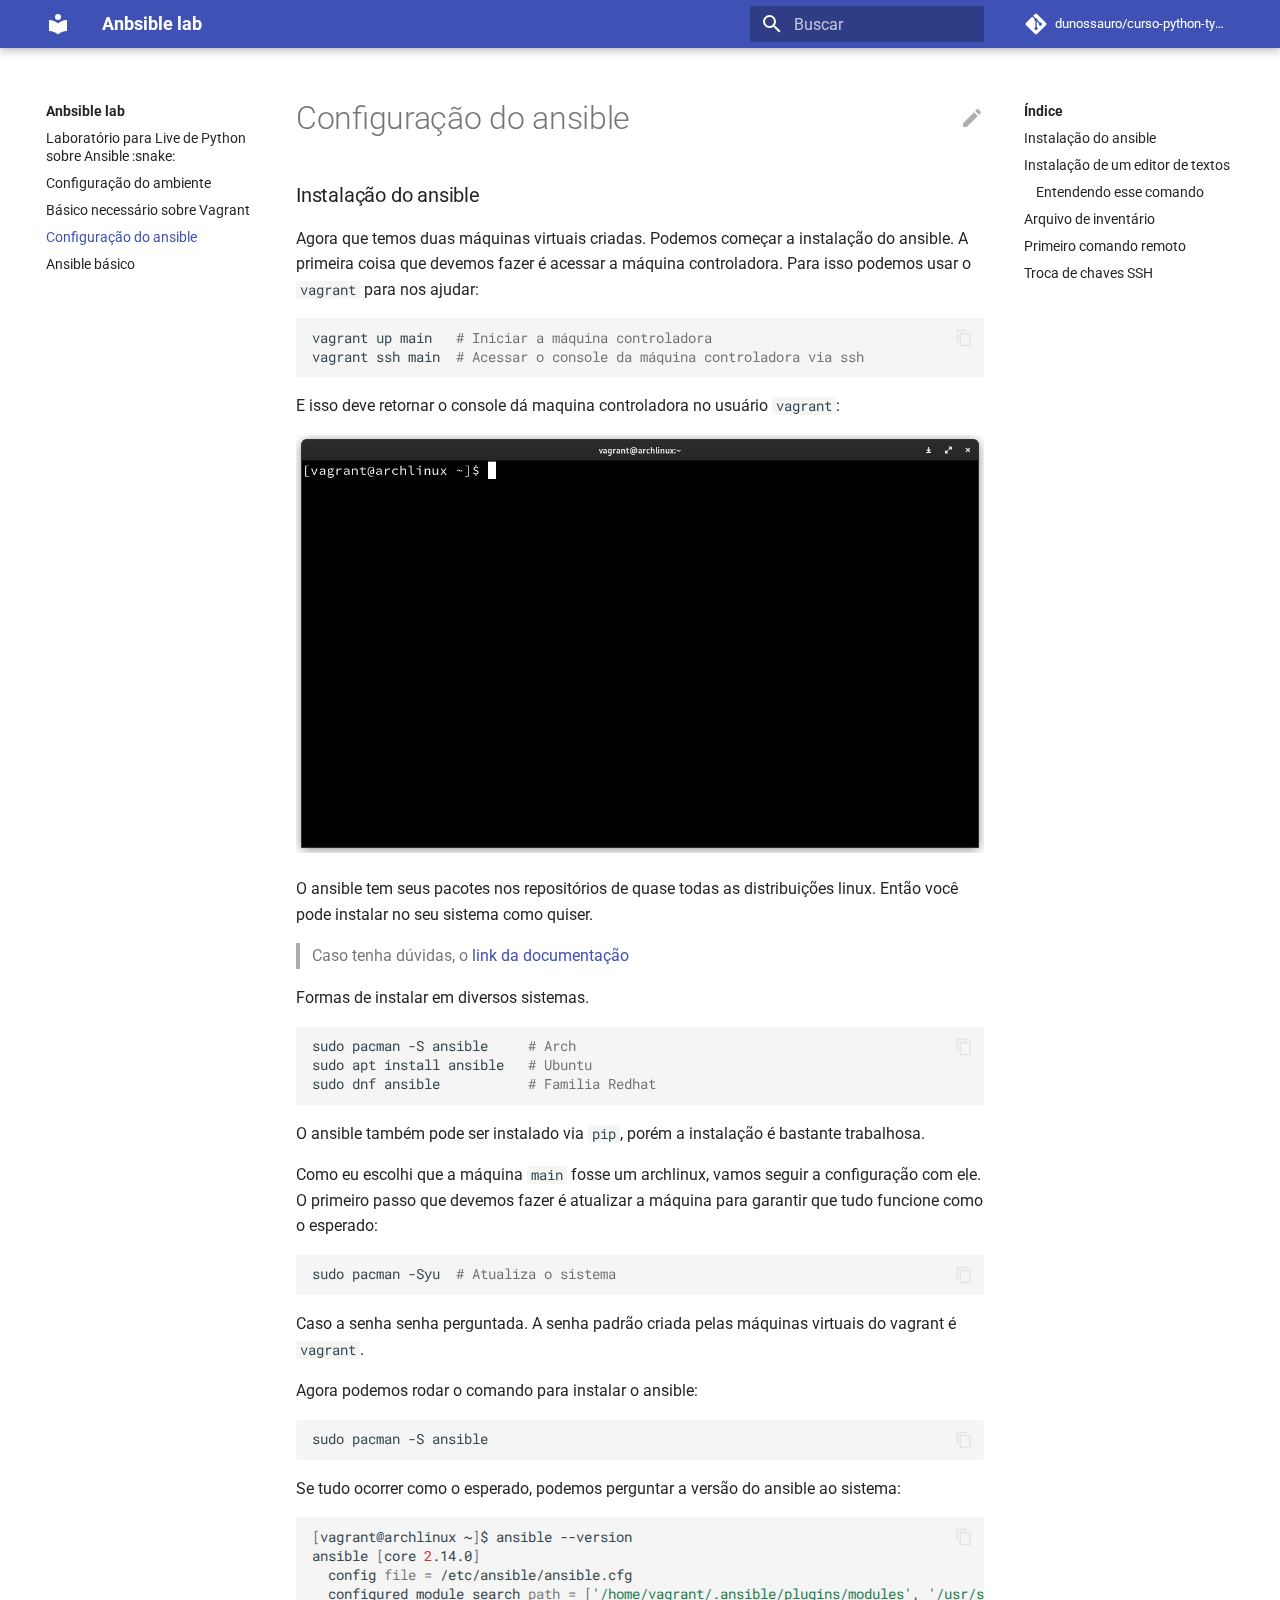
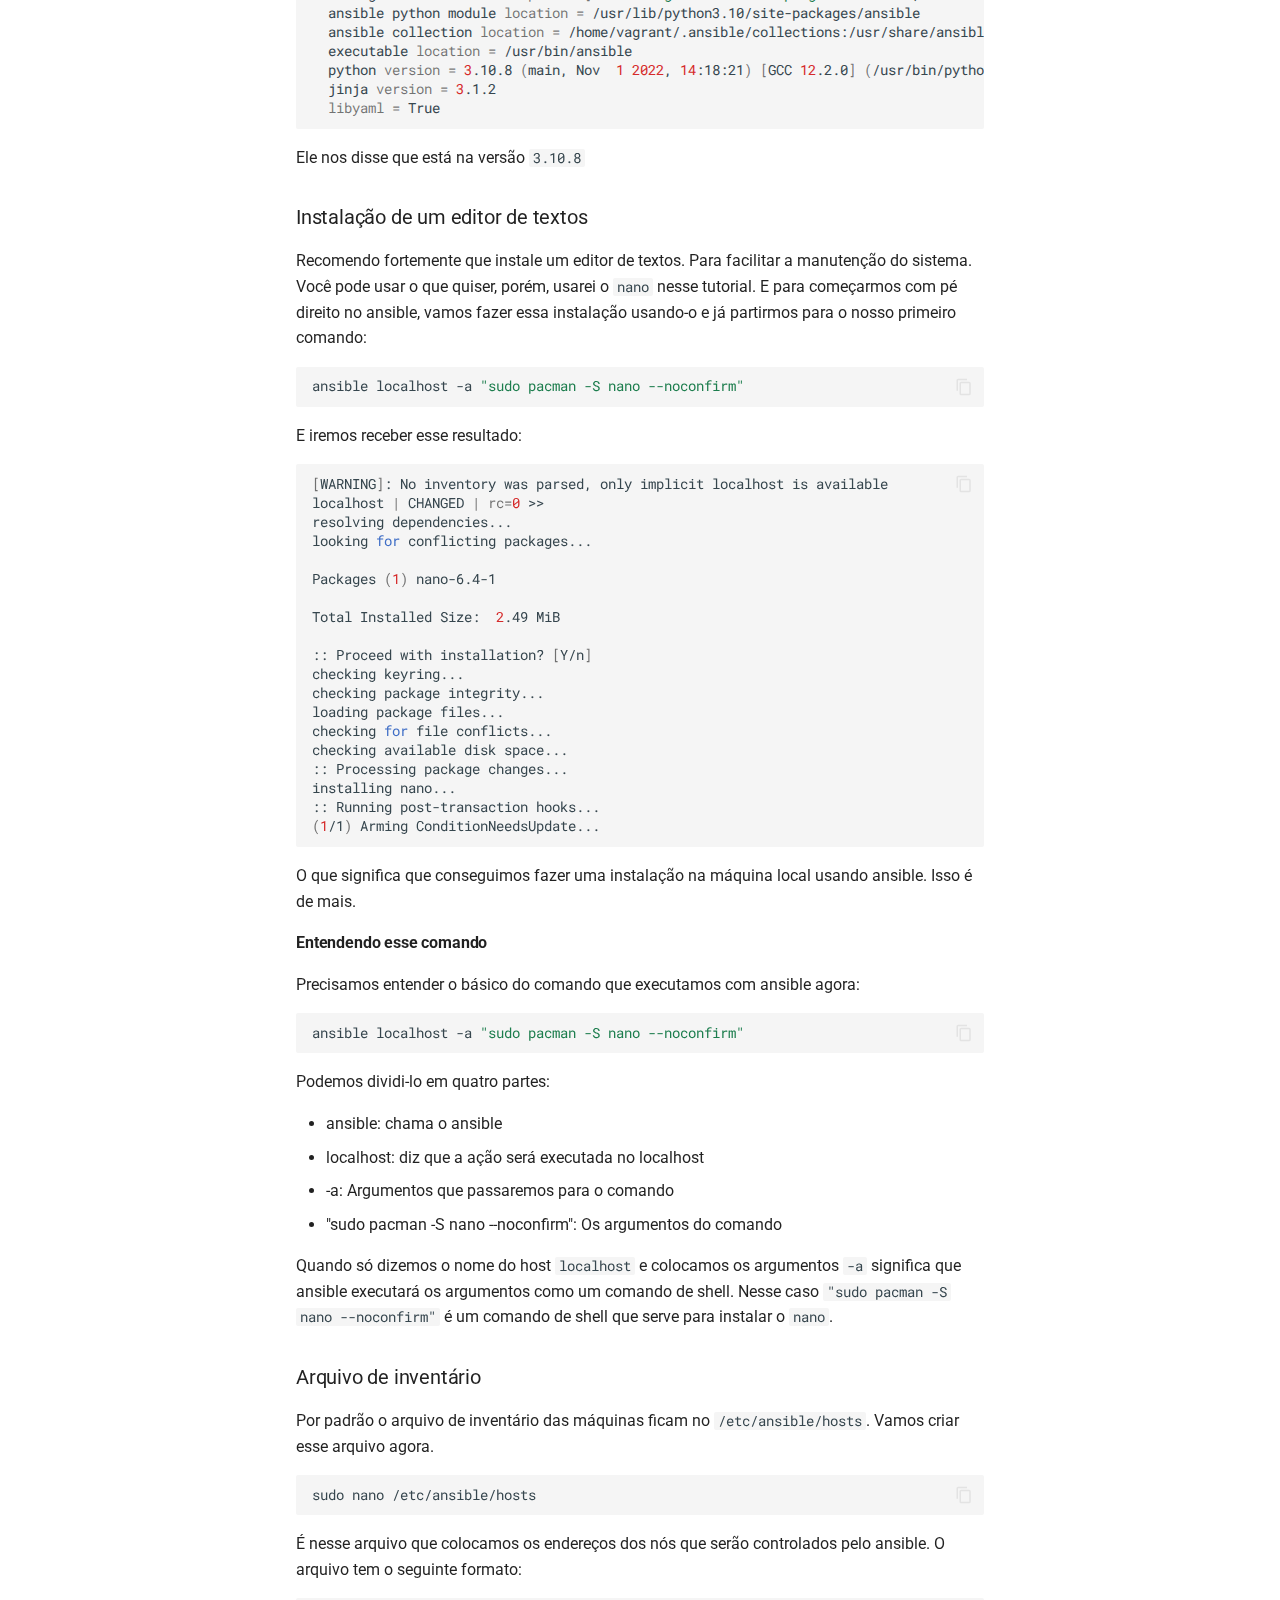
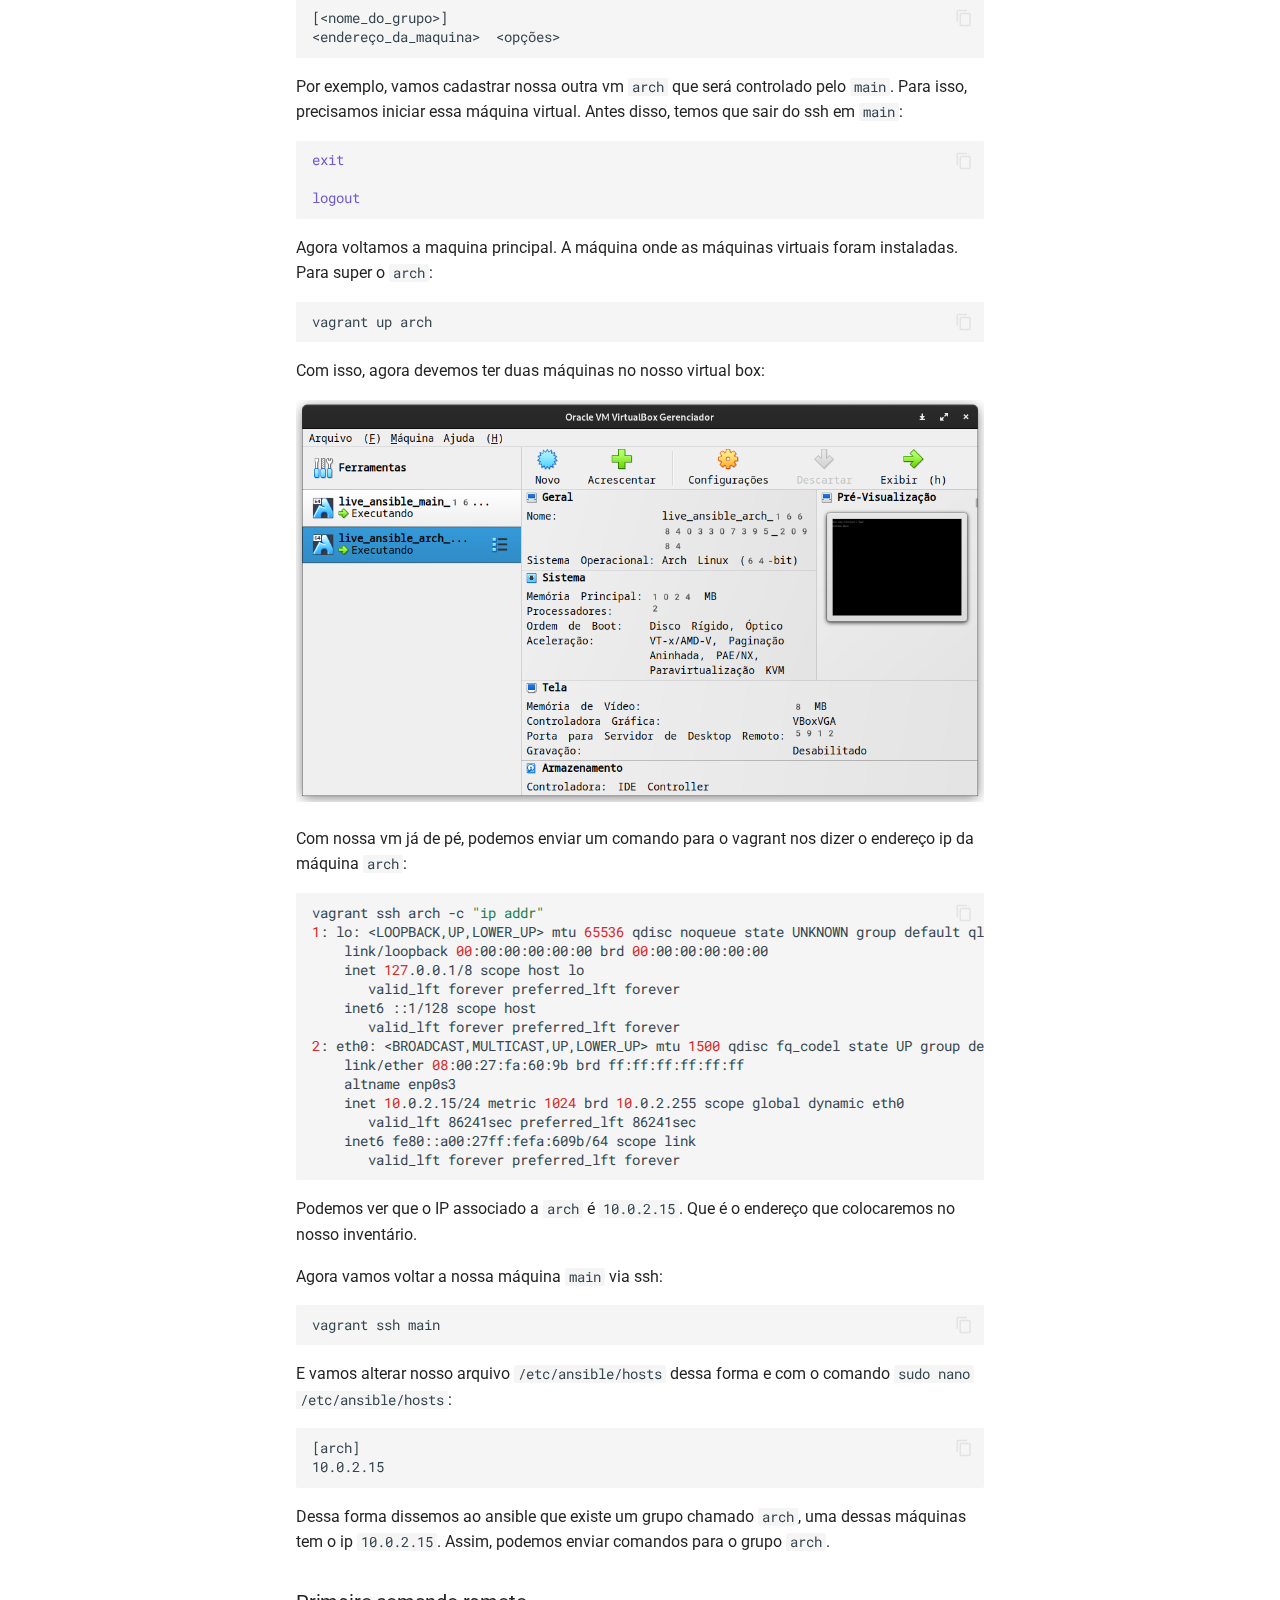
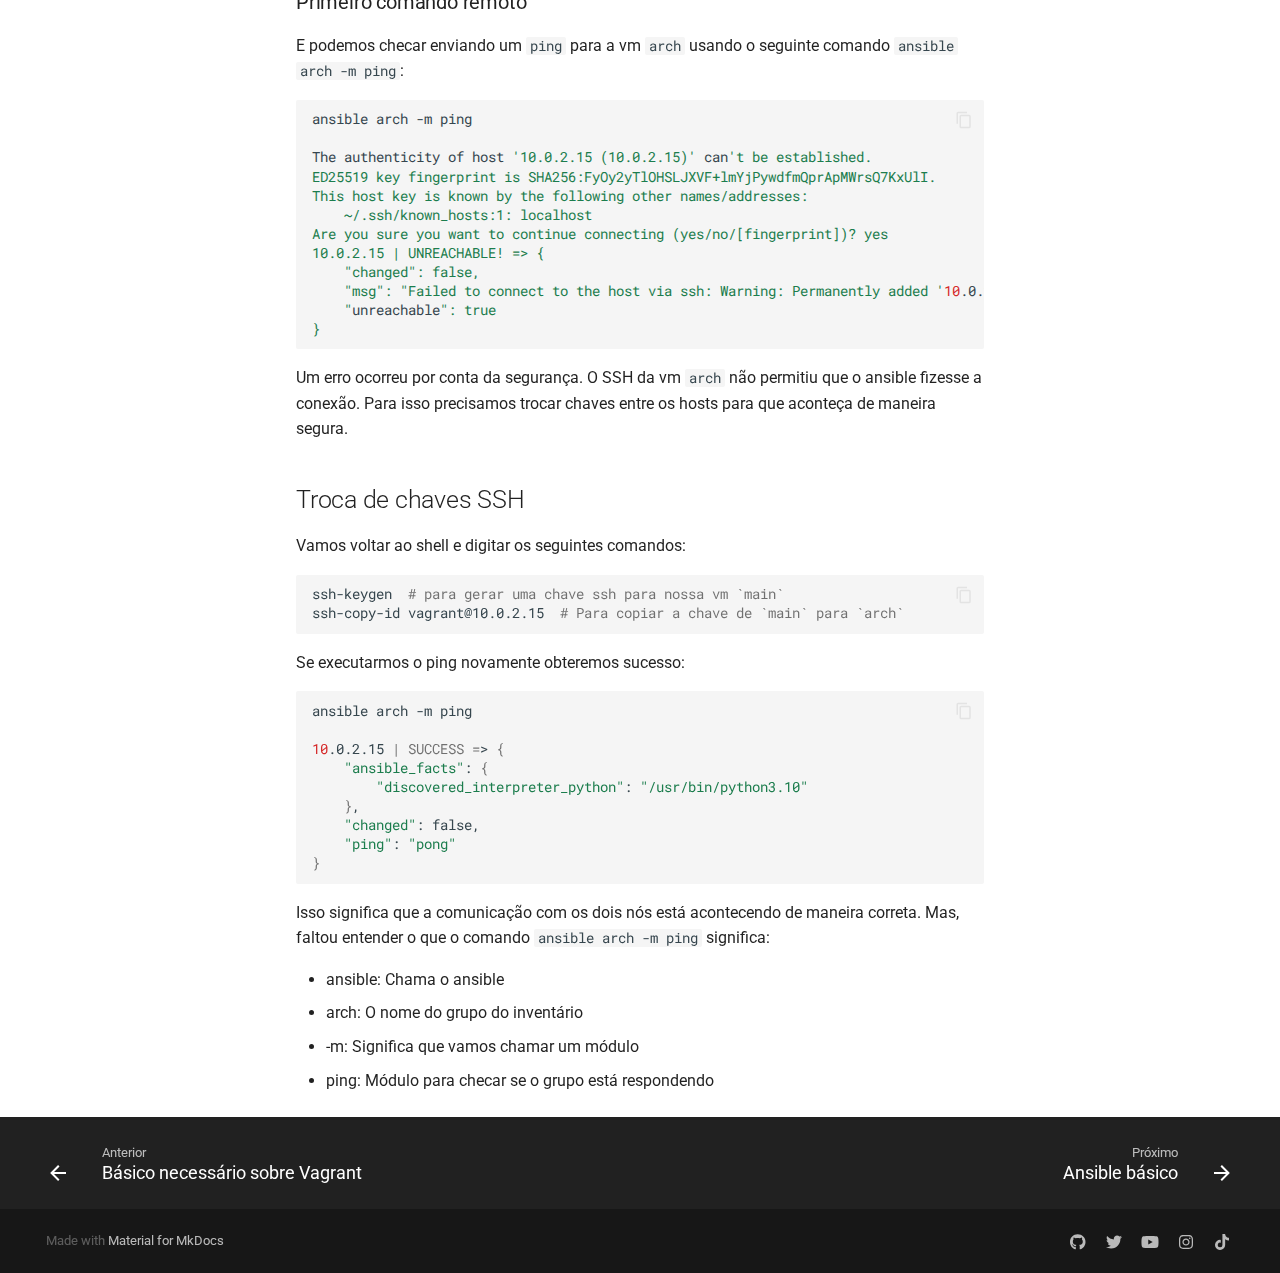
<file: 03_configuracao_do_ansible/index.html>
<!doctype html>
<html lang="pt" class="no-js">
  <head>
    
      <meta charset="utf-8">
      <meta name="viewport" content="width=device-width,initial-scale=1">
      
      
      
      <link rel="icon" href="../assets/images/favicon.png">
      <meta name="generator" content="mkdocs-1.4.2, mkdocs-material-8.5.10">
    
    
      
        <title>Configuração do ansible - Anbsible lab</title>
      
    
    
      <link rel="stylesheet" href="../assets/stylesheets/main.472b142f.min.css">
      
        
        <link rel="stylesheet" href="../assets/stylesheets/palette.08040f6c.min.css">
        
      
      

    
    
    
      
        
        
        <link rel="preconnect" href="https://fonts.gstatic.com" crossorigin>
        <link rel="stylesheet" href="https://fonts.googleapis.com/css?family=Roboto:300,300i,400,400i,700,700i%7CRoboto+Mono:400,400i,700,700i&display=fallback">
        <style>:root{--md-text-font:"Roboto";--md-code-font:"Roboto Mono"}</style>
      
    
    
    <script>__md_scope=new URL("..",location),__md_hash=e=>[...e].reduce((e,_)=>(e<<5)-e+_.charCodeAt(0),0),__md_get=(e,_=localStorage,t=__md_scope)=>JSON.parse(_.getItem(t.pathname+"."+e)),__md_set=(e,_,t=localStorage,a=__md_scope)=>{try{t.setItem(a.pathname+"."+e,JSON.stringify(_))}catch(e){}}</script>
    
      

    
    
    
  </head>
  
  
    
    
    
    
    
    <body dir="ltr" data-md-color-scheme="default" data-md-color-primary="None" data-md-color-accent="None">
  
    
    
    <input class="md-toggle" data-md-toggle="drawer" type="checkbox" id="__drawer" autocomplete="off">
    <input class="md-toggle" data-md-toggle="search" type="checkbox" id="__search" autocomplete="off">
    <label class="md-overlay" for="__drawer"></label>
    <div data-md-component="skip">
      
        
        <a href="#configuracao-do-ansible" class="md-skip">
          Ir para o conteúdo
        </a>
      
    </div>
    <div data-md-component="announce">
      
    </div>
    
    
      

<header class="md-header" data-md-component="header">
  <nav class="md-header__inner md-grid" aria-label="Cabeçalho">
    <a href=".." title="Anbsible lab" class="md-header__button md-logo" aria-label="Anbsible lab" data-md-component="logo">
      
  
  <svg xmlns="http://www.w3.org/2000/svg" viewBox="0 0 24 24"><path d="M12 8a3 3 0 0 0 3-3 3 3 0 0 0-3-3 3 3 0 0 0-3 3 3 3 0 0 0 3 3m0 3.54C9.64 9.35 6.5 8 3 8v11c3.5 0 6.64 1.35 9 3.54 2.36-2.19 5.5-3.54 9-3.54V8c-3.5 0-6.64 1.35-9 3.54Z"/></svg>

    </a>
    <label class="md-header__button md-icon" for="__drawer">
      <svg xmlns="http://www.w3.org/2000/svg" viewBox="0 0 24 24"><path d="M3 6h18v2H3V6m0 5h18v2H3v-2m0 5h18v2H3v-2Z"/></svg>
    </label>
    <div class="md-header__title" data-md-component="header-title">
      <div class="md-header__ellipsis">
        <div class="md-header__topic">
          <span class="md-ellipsis">
            Anbsible lab
          </span>
        </div>
        <div class="md-header__topic" data-md-component="header-topic">
          <span class="md-ellipsis">
            
              Configuração do ansible
            
          </span>
        </div>
      </div>
    </div>
    
    
    
      <label class="md-header__button md-icon" for="__search">
        <svg xmlns="http://www.w3.org/2000/svg" viewBox="0 0 24 24"><path d="M9.5 3A6.5 6.5 0 0 1 16 9.5c0 1.61-.59 3.09-1.56 4.23l.27.27h.79l5 5-1.5 1.5-5-5v-.79l-.27-.27A6.516 6.516 0 0 1 9.5 16 6.5 6.5 0 0 1 3 9.5 6.5 6.5 0 0 1 9.5 3m0 2C7 5 5 7 5 9.5S7 14 9.5 14 14 12 14 9.5 12 5 9.5 5Z"/></svg>
      </label>
      <div class="md-search" data-md-component="search" role="dialog">
  <label class="md-search__overlay" for="__search"></label>
  <div class="md-search__inner" role="search">
    <form class="md-search__form" name="search">
      <input type="text" class="md-search__input" name="query" aria-label="Buscar" placeholder="Buscar" autocapitalize="off" autocorrect="off" autocomplete="off" spellcheck="false" data-md-component="search-query" required>
      <label class="md-search__icon md-icon" for="__search">
        <svg xmlns="http://www.w3.org/2000/svg" viewBox="0 0 24 24"><path d="M9.5 3A6.5 6.5 0 0 1 16 9.5c0 1.61-.59 3.09-1.56 4.23l.27.27h.79l5 5-1.5 1.5-5-5v-.79l-.27-.27A6.516 6.516 0 0 1 9.5 16 6.5 6.5 0 0 1 3 9.5 6.5 6.5 0 0 1 9.5 3m0 2C7 5 5 7 5 9.5S7 14 9.5 14 14 12 14 9.5 12 5 9.5 5Z"/></svg>
        <svg xmlns="http://www.w3.org/2000/svg" viewBox="0 0 24 24"><path d="M20 11v2H8l5.5 5.5-1.42 1.42L4.16 12l7.92-7.92L13.5 5.5 8 11h12Z"/></svg>
      </label>
      <nav class="md-search__options" aria-label="Pesquisar">
        
        <button type="reset" class="md-search__icon md-icon" title="Limpar" aria-label="Limpar" tabindex="-1">
          <svg xmlns="http://www.w3.org/2000/svg" viewBox="0 0 24 24"><path d="M19 6.41 17.59 5 12 10.59 6.41 5 5 6.41 10.59 12 5 17.59 6.41 19 12 13.41 17.59 19 19 17.59 13.41 12 19 6.41Z"/></svg>
        </button>
      </nav>
      
    </form>
    <div class="md-search__output">
      <div class="md-search__scrollwrap" data-md-scrollfix>
        <div class="md-search-result" data-md-component="search-result">
          <div class="md-search-result__meta">
            Inicializando a pesquisa
          </div>
          <ol class="md-search-result__list"></ol>
        </div>
      </div>
    </div>
  </div>
</div>
    
    
      <div class="md-header__source">
        <a href="https://github.com/dunossauro/ansible-lab" title="Ir ao repositório" class="md-source" data-md-component="source">
  <div class="md-source__icon md-icon">
    
    <svg xmlns="http://www.w3.org/2000/svg" viewBox="0 0 448 512"><!--! Font Awesome Free 6.2.0 by @fontawesome - https://fontawesome.com License - https://fontawesome.com/license/free (Icons: CC BY 4.0, Fonts: SIL OFL 1.1, Code: MIT License) Copyright 2022 Fonticons, Inc.--><path d="M439.55 236.05 244 40.45a28.87 28.87 0 0 0-40.81 0l-40.66 40.63 51.52 51.52c27.06-9.14 52.68 16.77 43.39 43.68l49.66 49.66c34.23-11.8 61.18 31 35.47 56.69-26.49 26.49-70.21-2.87-56-37.34L240.22 199v121.85c25.3 12.54 22.26 41.85 9.08 55a34.34 34.34 0 0 1-48.55 0c-17.57-17.6-11.07-46.91 11.25-56v-123c-20.8-8.51-24.6-30.74-18.64-45L142.57 101 8.45 235.14a28.86 28.86 0 0 0 0 40.81l195.61 195.6a28.86 28.86 0 0 0 40.8 0l194.69-194.69a28.86 28.86 0 0 0 0-40.81z"/></svg>
  </div>
  <div class="md-source__repository">
    dunossauro/curso-python-typing
  </div>
</a>
      </div>
    
  </nav>
  
</header>
    
    <div class="md-container" data-md-component="container">
      
      
        
          
        
      
      <main class="md-main" data-md-component="main">
        <div class="md-main__inner md-grid">
          
            
              
              <div class="md-sidebar md-sidebar--primary" data-md-component="sidebar" data-md-type="navigation" >
                <div class="md-sidebar__scrollwrap">
                  <div class="md-sidebar__inner">
                    


<nav class="md-nav md-nav--primary" aria-label="Navegação" data-md-level="0">
  <label class="md-nav__title" for="__drawer">
    <a href=".." title="Anbsible lab" class="md-nav__button md-logo" aria-label="Anbsible lab" data-md-component="logo">
      
  
  <svg xmlns="http://www.w3.org/2000/svg" viewBox="0 0 24 24"><path d="M12 8a3 3 0 0 0 3-3 3 3 0 0 0-3-3 3 3 0 0 0-3 3 3 3 0 0 0 3 3m0 3.54C9.64 9.35 6.5 8 3 8v11c3.5 0 6.64 1.35 9 3.54 2.36-2.19 5.5-3.54 9-3.54V8c-3.5 0-6.64 1.35-9 3.54Z"/></svg>

    </a>
    Anbsible lab
  </label>
  
    <div class="md-nav__source">
      <a href="https://github.com/dunossauro/ansible-lab" title="Ir ao repositório" class="md-source" data-md-component="source">
  <div class="md-source__icon md-icon">
    
    <svg xmlns="http://www.w3.org/2000/svg" viewBox="0 0 448 512"><!--! Font Awesome Free 6.2.0 by @fontawesome - https://fontawesome.com License - https://fontawesome.com/license/free (Icons: CC BY 4.0, Fonts: SIL OFL 1.1, Code: MIT License) Copyright 2022 Fonticons, Inc.--><path d="M439.55 236.05 244 40.45a28.87 28.87 0 0 0-40.81 0l-40.66 40.63 51.52 51.52c27.06-9.14 52.68 16.77 43.39 43.68l49.66 49.66c34.23-11.8 61.18 31 35.47 56.69-26.49 26.49-70.21-2.87-56-37.34L240.22 199v121.85c25.3 12.54 22.26 41.85 9.08 55a34.34 34.34 0 0 1-48.55 0c-17.57-17.6-11.07-46.91 11.25-56v-123c-20.8-8.51-24.6-30.74-18.64-45L142.57 101 8.45 235.14a28.86 28.86 0 0 0 0 40.81l195.61 195.6a28.86 28.86 0 0 0 40.8 0l194.69-194.69a28.86 28.86 0 0 0 0-40.81z"/></svg>
  </div>
  <div class="md-source__repository">
    dunossauro/curso-python-typing
  </div>
</a>
    </div>
  
  <ul class="md-nav__list" data-md-scrollfix>
    
      
      
      

  
  
  
    <li class="md-nav__item">
      <a href=".." class="md-nav__link">
        Laboratório para Live de Python sobre Ansible :snake:
      </a>
    </li>
  

    
      
      
      

  
  
  
    <li class="md-nav__item">
      <a href="../01_configuracao_do_ambiente/" class="md-nav__link">
        Configuração do ambiente
      </a>
    </li>
  

    
      
      
      

  
  
  
    <li class="md-nav__item">
      <a href="../02_o_basico_necessario_sobre_vagrant/" class="md-nav__link">
        Básico necessário sobre Vagrant
      </a>
    </li>
  

    
      
      
      

  
  
    
  
  
    <li class="md-nav__item md-nav__item--active">
      
      <input class="md-nav__toggle md-toggle" data-md-toggle="toc" type="checkbox" id="__toc">
      
      
        
      
      
        <label class="md-nav__link md-nav__link--active" for="__toc">
          Configuração do ansible
          <span class="md-nav__icon md-icon"></span>
        </label>
      
      <a href="./" class="md-nav__link md-nav__link--active">
        Configuração do ansible
      </a>
      
        

<nav class="md-nav md-nav--secondary" aria-label="Índice">
  
  
  
    
  
  
    <label class="md-nav__title" for="__toc">
      <span class="md-nav__icon md-icon"></span>
      Índice
    </label>
    <ul class="md-nav__list" data-md-component="toc" data-md-scrollfix>
      
        <li class="md-nav__item">
  <a href="#instalacao-do-ansible" class="md-nav__link">
    Instalação do ansible
  </a>
  
</li>
      
        <li class="md-nav__item">
  <a href="#instalacao-de-um-editor-de-textos" class="md-nav__link">
    Instalação de um editor de textos
  </a>
  
    <nav class="md-nav" aria-label="Instalação de um editor de textos">
      <ul class="md-nav__list">
        
          <li class="md-nav__item">
  <a href="#entendendo-esse-comando" class="md-nav__link">
    Entendendo esse comando
  </a>
  
</li>
        
      </ul>
    </nav>
  
</li>
      
        <li class="md-nav__item">
  <a href="#arquivo-de-inventario" class="md-nav__link">
    Arquivo de inventário
  </a>
  
</li>
      
        <li class="md-nav__item">
  <a href="#primeiro-comando-remoto" class="md-nav__link">
    Primeiro comando remoto
  </a>
  
</li>
      
        <li class="md-nav__item">
  <a href="#troca-de-chaves-ssh" class="md-nav__link">
    Troca de chaves SSH
  </a>
  
</li>
      
    </ul>
  
</nav>
      
    </li>
  

    
      
      
      

  
  
  
    <li class="md-nav__item">
      <a href="../04_ansible_basico/" class="md-nav__link">
        Ansible básico
      </a>
    </li>
  

    
  </ul>
</nav>
                  </div>
                </div>
              </div>
            
            
              
              <div class="md-sidebar md-sidebar--secondary" data-md-component="sidebar" data-md-type="toc" >
                <div class="md-sidebar__scrollwrap">
                  <div class="md-sidebar__inner">
                    

<nav class="md-nav md-nav--secondary" aria-label="Índice">
  
  
  
    
  
  
    <label class="md-nav__title" for="__toc">
      <span class="md-nav__icon md-icon"></span>
      Índice
    </label>
    <ul class="md-nav__list" data-md-component="toc" data-md-scrollfix>
      
        <li class="md-nav__item">
  <a href="#instalacao-do-ansible" class="md-nav__link">
    Instalação do ansible
  </a>
  
</li>
      
        <li class="md-nav__item">
  <a href="#instalacao-de-um-editor-de-textos" class="md-nav__link">
    Instalação de um editor de textos
  </a>
  
    <nav class="md-nav" aria-label="Instalação de um editor de textos">
      <ul class="md-nav__list">
        
          <li class="md-nav__item">
  <a href="#entendendo-esse-comando" class="md-nav__link">
    Entendendo esse comando
  </a>
  
</li>
        
      </ul>
    </nav>
  
</li>
      
        <li class="md-nav__item">
  <a href="#arquivo-de-inventario" class="md-nav__link">
    Arquivo de inventário
  </a>
  
</li>
      
        <li class="md-nav__item">
  <a href="#primeiro-comando-remoto" class="md-nav__link">
    Primeiro comando remoto
  </a>
  
</li>
      
        <li class="md-nav__item">
  <a href="#troca-de-chaves-ssh" class="md-nav__link">
    Troca de chaves SSH
  </a>
  
</li>
      
    </ul>
  
</nav>
                  </div>
                </div>
              </div>
            
          
          
            <div class="md-content" data-md-component="content">
              <article class="md-content__inner md-typeset">
                
                  

  <a href="https://github.com/dunossauro/ansible-lab/edit/master/docs/03_configuracao_do_ansible.md" title="Editar esta página" class="md-content__button md-icon">
    
    <svg xmlns="http://www.w3.org/2000/svg" viewBox="0 0 24 24"><path d="M20.71 7.04c.39-.39.39-1.04 0-1.41l-2.34-2.34c-.37-.39-1.02-.39-1.41 0l-1.84 1.83 3.75 3.75M3 17.25V21h3.75L17.81 9.93l-3.75-3.75L3 17.25Z"/></svg>
  </a>


<h1 id="configuracao-do-ansible">Configuração do ansible</h1>
<h3 id="instalacao-do-ansible">Instalação do ansible</h3>
<p>Agora que temos duas máquinas virtuais criadas. Podemos começar a instalação do ansible. A primeira coisa que devemos fazer é acessar a máquina controladora. Para isso podemos usar o <code>vagrant</code> para nos ajudar:</p>
<div class="highlight"><pre><span></span><code><a id="__codelineno-0-1" name="__codelineno-0-1" href="#__codelineno-0-1"></a>vagrant up main   <span class="c1"># Iniciar a máquina controladora</span>
<a id="__codelineno-0-2" name="__codelineno-0-2" href="#__codelineno-0-2"></a>vagrant ssh main  <span class="c1"># Acessar o console da máquina controladora via ssh</span>
</code></pre></div>
<p>E isso deve retornar o console dá maquina controladora no usuário <code>vagrant</code>:</p>
<p><img alt="" src="../images/console.png" /></p>
<p>O ansible tem seus pacotes nos repositórios de quase todas as distribuições linux. Então você pode instalar no seu sistema como quiser.</p>
<blockquote>
<p>Caso tenha dúvidas, o <a href="https://docs.ansible.com/ansible/latest/installation_guide/intro_installation.html">link da documentação</a></p>
</blockquote>
<p>Formas de instalar em diversos sistemas.</p>
<div class="highlight"><pre><span></span><code><a id="__codelineno-1-1" name="__codelineno-1-1" href="#__codelineno-1-1"></a>sudo pacman -S ansible     <span class="c1"># Arch</span>
<a id="__codelineno-1-2" name="__codelineno-1-2" href="#__codelineno-1-2"></a>sudo apt install ansible   <span class="c1"># Ubuntu</span>
<a id="__codelineno-1-3" name="__codelineno-1-3" href="#__codelineno-1-3"></a>sudo dnf ansible           <span class="c1"># Familia Redhat</span>
</code></pre></div>
<p>O ansible também pode ser instalado via <code>pip</code>, porém a instalação é bastante trabalhosa.</p>
<p>Como eu escolhi que a máquina <code>main</code> fosse um archlinux, vamos seguir a configuração com ele. O primeiro passo que devemos fazer é atualizar a máquina para garantir que tudo funcione como o esperado:</p>
<div class="highlight"><pre><span></span><code><a id="__codelineno-2-1" name="__codelineno-2-1" href="#__codelineno-2-1"></a>sudo pacman -Syu  <span class="c1"># Atualiza o sistema</span>
</code></pre></div>
<p>Caso a senha senha perguntada. A senha padrão criada pelas máquinas virtuais do vagrant é <code>vagrant</code>.</p>
<p>Agora podemos rodar o comando para instalar o ansible:</p>
<div class="highlight"><pre><span></span><code><a id="__codelineno-3-1" name="__codelineno-3-1" href="#__codelineno-3-1"></a>sudo pacman -S ansible
</code></pre></div>
<p>Se tudo ocorrer como o esperado, podemos perguntar a versão do ansible ao sistema:</p>
<div class="highlight"><pre><span></span><code><a id="__codelineno-4-1" name="__codelineno-4-1" href="#__codelineno-4-1"></a><span class="o">[</span>vagrant@archlinux ~<span class="o">]</span>$ ansible --version
<a id="__codelineno-4-2" name="__codelineno-4-2" href="#__codelineno-4-2"></a>ansible <span class="o">[</span>core <span class="m">2</span>.14.0<span class="o">]</span>
<a id="__codelineno-4-3" name="__codelineno-4-3" href="#__codelineno-4-3"></a>  config <span class="nv">file</span> <span class="o">=</span> /etc/ansible/ansible.cfg
<a id="__codelineno-4-4" name="__codelineno-4-4" href="#__codelineno-4-4"></a>  configured module search <span class="nv">path</span> <span class="o">=</span> <span class="o">[</span><span class="s1">&#39;/home/vagrant/.ansible/plugins/modules&#39;</span>, <span class="s1">&#39;/usr/share/ansible/plugins/modules&#39;</span><span class="o">]</span>
<a id="__codelineno-4-5" name="__codelineno-4-5" href="#__codelineno-4-5"></a>  ansible python module <span class="nv">location</span> <span class="o">=</span> /usr/lib/python3.10/site-packages/ansible
<a id="__codelineno-4-6" name="__codelineno-4-6" href="#__codelineno-4-6"></a>  ansible collection <span class="nv">location</span> <span class="o">=</span> /home/vagrant/.ansible/collections:/usr/share/ansible/collections
<a id="__codelineno-4-7" name="__codelineno-4-7" href="#__codelineno-4-7"></a>  executable <span class="nv">location</span> <span class="o">=</span> /usr/bin/ansible
<a id="__codelineno-4-8" name="__codelineno-4-8" href="#__codelineno-4-8"></a>  python <span class="nv">version</span> <span class="o">=</span> <span class="m">3</span>.10.8 <span class="o">(</span>main, Nov  <span class="m">1</span> <span class="m">2022</span>, <span class="m">14</span>:18:21<span class="o">)</span> <span class="o">[</span>GCC <span class="m">12</span>.2.0<span class="o">]</span> <span class="o">(</span>/usr/bin/python<span class="o">)</span>
<a id="__codelineno-4-9" name="__codelineno-4-9" href="#__codelineno-4-9"></a>  jinja <span class="nv">version</span> <span class="o">=</span> <span class="m">3</span>.1.2
<a id="__codelineno-4-10" name="__codelineno-4-10" href="#__codelineno-4-10"></a>  <span class="nv">libyaml</span> <span class="o">=</span> True
</code></pre></div>
<p>Ele nos disse que está na versão <code>3.10.8</code></p>
<h3 id="instalacao-de-um-editor-de-textos">Instalação de um editor de textos</h3>
<p>Recomendo fortemente que instale um editor de textos. Para facilitar a manutenção do sistema. Você pode usar o que quiser, porém, usarei o <code>nano</code> nesse tutorial. E para começarmos com pé direito no ansible, vamos fazer essa instalação usando-o e já partirmos para o nosso primeiro comando:</p>
<div class="highlight"><pre><span></span><code><a id="__codelineno-5-1" name="__codelineno-5-1" href="#__codelineno-5-1"></a>ansible localhost -a <span class="s2">&quot;sudo pacman -S nano --noconfirm&quot;</span>
</code></pre></div>
<p>E iremos receber esse resultado:</p>
<div class="highlight"><pre><span></span><code><a id="__codelineno-6-1" name="__codelineno-6-1" href="#__codelineno-6-1"></a><span class="o">[</span>WARNING<span class="o">]</span>: No inventory was parsed, only implicit localhost is available
<a id="__codelineno-6-2" name="__codelineno-6-2" href="#__codelineno-6-2"></a>localhost <span class="p">|</span> CHANGED <span class="p">|</span> <span class="nv">rc</span><span class="o">=</span><span class="m">0</span> &gt;&gt;
<a id="__codelineno-6-3" name="__codelineno-6-3" href="#__codelineno-6-3"></a>resolving dependencies...
<a id="__codelineno-6-4" name="__codelineno-6-4" href="#__codelineno-6-4"></a>looking <span class="k">for</span> conflicting packages...
<a id="__codelineno-6-5" name="__codelineno-6-5" href="#__codelineno-6-5"></a>
<a id="__codelineno-6-6" name="__codelineno-6-6" href="#__codelineno-6-6"></a>Packages <span class="o">(</span><span class="m">1</span><span class="o">)</span> nano-6.4-1
<a id="__codelineno-6-7" name="__codelineno-6-7" href="#__codelineno-6-7"></a>
<a id="__codelineno-6-8" name="__codelineno-6-8" href="#__codelineno-6-8"></a>Total Installed Size:  <span class="m">2</span>.49 MiB
<a id="__codelineno-6-9" name="__codelineno-6-9" href="#__codelineno-6-9"></a>
<a id="__codelineno-6-10" name="__codelineno-6-10" href="#__codelineno-6-10"></a>:: Proceed with installation? <span class="o">[</span>Y/n<span class="o">]</span> 
<a id="__codelineno-6-11" name="__codelineno-6-11" href="#__codelineno-6-11"></a>checking keyring...
<a id="__codelineno-6-12" name="__codelineno-6-12" href="#__codelineno-6-12"></a>checking package integrity...
<a id="__codelineno-6-13" name="__codelineno-6-13" href="#__codelineno-6-13"></a>loading package files...
<a id="__codelineno-6-14" name="__codelineno-6-14" href="#__codelineno-6-14"></a>checking <span class="k">for</span> file conflicts...
<a id="__codelineno-6-15" name="__codelineno-6-15" href="#__codelineno-6-15"></a>checking available disk space...
<a id="__codelineno-6-16" name="__codelineno-6-16" href="#__codelineno-6-16"></a>:: Processing package changes...
<a id="__codelineno-6-17" name="__codelineno-6-17" href="#__codelineno-6-17"></a>installing nano...
<a id="__codelineno-6-18" name="__codelineno-6-18" href="#__codelineno-6-18"></a>:: Running post-transaction hooks...
<a id="__codelineno-6-19" name="__codelineno-6-19" href="#__codelineno-6-19"></a><span class="o">(</span><span class="m">1</span>/1<span class="o">)</span> Arming ConditionNeedsUpdate...
</code></pre></div>
<p>O que significa que conseguimos fazer uma instalação na máquina local usando ansible. Isso é de mais.</p>
<h4 id="entendendo-esse-comando">Entendendo esse comando</h4>
<p>Precisamos entender o básico do comando que executamos com ansible agora:</p>
<div class="highlight"><pre><span></span><code><a id="__codelineno-7-1" name="__codelineno-7-1" href="#__codelineno-7-1"></a>ansible localhost -a <span class="s2">&quot;sudo pacman -S nano --noconfirm&quot;</span>
</code></pre></div>
<p>Podemos dividi-lo em quatro partes:</p>
<ul>
<li>ansible: chama o ansible</li>
<li>localhost: diz que a ação será executada no localhost</li>
<li>-a: Argumentos que passaremos para o comando</li>
<li>"sudo pacman -S nano --noconfirm": Os argumentos do comando</li>
</ul>
<p>Quando só dizemos o nome do host <code>localhost</code> e colocamos os argumentos <code>-a</code> significa que ansible executará os argumentos como um comando de shell. Nesse caso <code>"sudo pacman -S nano --noconfirm"</code> é um comando de shell que serve para instalar o <code>nano</code>.</p>
<h3 id="arquivo-de-inventario">Arquivo de inventário</h3>
<p>Por padrão o arquivo de inventário das máquinas ficam no <code>/etc/ansible/hosts</code>. Vamos criar esse arquivo agora.</p>
<p><div class="highlight"><pre><span></span><code><a id="__codelineno-8-1" name="__codelineno-8-1" href="#__codelineno-8-1"></a>sudo nano /etc/ansible/hosts
</code></pre></div>
É nesse arquivo que colocamos os endereços dos nós que serão controlados pelo ansible. O arquivo tem o seguinte formato:</p>
<div class="highlight"><pre><span></span><code><a id="__codelineno-9-1" name="__codelineno-9-1" href="#__codelineno-9-1"></a>[&lt;nome_do_grupo&gt;]
<a id="__codelineno-9-2" name="__codelineno-9-2" href="#__codelineno-9-2"></a>&lt;endereço_da_maquina&gt;  &lt;opções&gt;
</code></pre></div>
<p>Por exemplo, vamos cadastrar nossa outra vm <code>arch</code> que será controlado pelo <code>main</code>. Para isso, precisamos iniciar essa máquina virtual. Antes disso, temos que sair do ssh em <code>main</code>:</p>
<div class="highlight"><pre><span></span><code><a id="__codelineno-10-1" name="__codelineno-10-1" href="#__codelineno-10-1"></a><span class="nb">exit</span>
<a id="__codelineno-10-2" name="__codelineno-10-2" href="#__codelineno-10-2"></a>
<a id="__codelineno-10-3" name="__codelineno-10-3" href="#__codelineno-10-3"></a><span class="nb">logout</span>
</code></pre></div>
<p>Agora voltamos a maquina principal. A máquina onde as máquinas virtuais foram instaladas. Para super o <code>arch</code>:</p>
<div class="highlight"><pre><span></span><code><a id="__codelineno-11-1" name="__codelineno-11-1" href="#__codelineno-11-1"></a>vagrant up arch
</code></pre></div>
<p>Com isso, agora devemos ter duas máquinas no nosso virtual box:</p>
<p><img alt="" src="../images/virtualbox_03.png" /></p>
<p>Com nossa vm já de pé, podemos enviar um comando para o vagrant nos dizer o endereço ip da máquina <code>arch</code>:</p>
<div class="highlight"><pre><span></span><code><a id="__codelineno-12-1" name="__codelineno-12-1" href="#__codelineno-12-1"></a>vagrant ssh arch -c <span class="s2">&quot;ip addr&quot;</span>
<a id="__codelineno-12-2" name="__codelineno-12-2" href="#__codelineno-12-2"></a><span class="m">1</span>: lo: &lt;LOOPBACK,UP,LOWER_UP&gt; mtu <span class="m">65536</span> qdisc noqueue state UNKNOWN group default qlen <span class="m">1000</span>
<a id="__codelineno-12-3" name="__codelineno-12-3" href="#__codelineno-12-3"></a>    link/loopback <span class="m">00</span>:00:00:00:00:00 brd <span class="m">00</span>:00:00:00:00:00
<a id="__codelineno-12-4" name="__codelineno-12-4" href="#__codelineno-12-4"></a>    inet <span class="m">127</span>.0.0.1/8 scope host lo
<a id="__codelineno-12-5" name="__codelineno-12-5" href="#__codelineno-12-5"></a>       valid_lft forever preferred_lft forever
<a id="__codelineno-12-6" name="__codelineno-12-6" href="#__codelineno-12-6"></a>    inet6 ::1/128 scope host 
<a id="__codelineno-12-7" name="__codelineno-12-7" href="#__codelineno-12-7"></a>       valid_lft forever preferred_lft forever
<a id="__codelineno-12-8" name="__codelineno-12-8" href="#__codelineno-12-8"></a><span class="m">2</span>: eth0: &lt;BROADCAST,MULTICAST,UP,LOWER_UP&gt; mtu <span class="m">1500</span> qdisc fq_codel state UP group default qlen <span class="m">1000</span>
<a id="__codelineno-12-9" name="__codelineno-12-9" href="#__codelineno-12-9"></a>    link/ether <span class="m">08</span>:00:27:fa:60:9b brd ff:ff:ff:ff:ff:ff
<a id="__codelineno-12-10" name="__codelineno-12-10" href="#__codelineno-12-10"></a>    altname enp0s3
<a id="__codelineno-12-11" name="__codelineno-12-11" href="#__codelineno-12-11"></a>    inet <span class="m">10</span>.0.2.15/24 metric <span class="m">1024</span> brd <span class="m">10</span>.0.2.255 scope global dynamic eth0
<a id="__codelineno-12-12" name="__codelineno-12-12" href="#__codelineno-12-12"></a>       valid_lft 86241sec preferred_lft 86241sec
<a id="__codelineno-12-13" name="__codelineno-12-13" href="#__codelineno-12-13"></a>    inet6 fe80::a00:27ff:fefa:609b/64 scope link 
<a id="__codelineno-12-14" name="__codelineno-12-14" href="#__codelineno-12-14"></a>       valid_lft forever preferred_lft forever
</code></pre></div>
<p>Podemos ver que o IP associado a <code>arch</code> é <code>10.0.2.15</code>. Que é o endereço que colocaremos no nosso inventário.</p>
<p>Agora vamos voltar a nossa máquina <code>main</code> via ssh:</p>
<div class="highlight"><pre><span></span><code><a id="__codelineno-13-1" name="__codelineno-13-1" href="#__codelineno-13-1"></a>vagrant ssh main
</code></pre></div>
<p>E vamos alterar nosso arquivo <code>/etc/ansible/hosts</code> dessa forma e com o comando <code>sudo nano /etc/ansible/hosts</code>:</p>
<div class="highlight"><pre><span></span><code><a id="__codelineno-14-1" name="__codelineno-14-1" href="#__codelineno-14-1"></a>[arch]
<a id="__codelineno-14-2" name="__codelineno-14-2" href="#__codelineno-14-2"></a>10.0.2.15
</code></pre></div>
<p>Dessa forma dissemos ao ansible que existe um grupo chamado <code>arch</code>, uma dessas máquinas tem o ip <code>10.0.2.15</code>. Assim, podemos enviar comandos para o grupo <code>arch</code>.</p>
<h3 id="primeiro-comando-remoto">Primeiro comando remoto</h3>
<p>E podemos checar enviando um <code>ping</code> para a vm <code>arch</code> usando o seguinte comando <code>ansible arch -m ping</code>:</p>
<div class="highlight"><pre><span></span><code><a id="__codelineno-15-1" name="__codelineno-15-1" href="#__codelineno-15-1"></a>ansible arch -m ping
<a id="__codelineno-15-2" name="__codelineno-15-2" href="#__codelineno-15-2"></a>
<a id="__codelineno-15-3" name="__codelineno-15-3" href="#__codelineno-15-3"></a>The authenticity of host <span class="s1">&#39;10.0.2.15 (10.0.2.15)&#39;</span> can<span class="s1">&#39;t be established.</span>
<a id="__codelineno-15-4" name="__codelineno-15-4" href="#__codelineno-15-4"></a><span class="s1">ED25519 key fingerprint is SHA256:FyOy2yTlOHSLJXVF+lmYjPywdfmQprApMWrsQ7KxUlI.</span>
<a id="__codelineno-15-5" name="__codelineno-15-5" href="#__codelineno-15-5"></a><span class="s1">This host key is known by the following other names/addresses:</span>
<a id="__codelineno-15-6" name="__codelineno-15-6" href="#__codelineno-15-6"></a><span class="s1">    ~/.ssh/known_hosts:1: localhost</span>
<a id="__codelineno-15-7" name="__codelineno-15-7" href="#__codelineno-15-7"></a><span class="s1">Are you sure you want to continue connecting (yes/no/[fingerprint])? yes</span>
<a id="__codelineno-15-8" name="__codelineno-15-8" href="#__codelineno-15-8"></a><span class="s1">10.0.2.15 | UNREACHABLE! =&gt; {</span>
<a id="__codelineno-15-9" name="__codelineno-15-9" href="#__codelineno-15-9"></a><span class="s1">    &quot;changed&quot;: false,</span>
<a id="__codelineno-15-10" name="__codelineno-15-10" href="#__codelineno-15-10"></a><span class="s1">    &quot;msg&quot;: &quot;Failed to connect to the host via ssh: Warning: Permanently added &#39;</span><span class="m">10</span>.0.2.15<span class="err">&#39;</span> <span class="o">(</span>ED25519<span class="o">)</span> to the list of known hosts.<span class="se">\r\n</span>vagrant@10.0.2.15: Permission denied <span class="o">(</span>publickey,password<span class="o">)</span>.<span class="s2">&quot;,</span>
<a id="__codelineno-15-11" name="__codelineno-15-11" href="#__codelineno-15-11"></a><span class="s2">    &quot;</span>unreachable<span class="s2">&quot;: true</span>
<a id="__codelineno-15-12" name="__codelineno-15-12" href="#__codelineno-15-12"></a><span class="s2">}</span>
</code></pre></div>
<p>Um erro ocorreu por conta da segurança. O SSH da vm <code>arch</code> não permitiu que o ansible fizesse a conexão. Para isso precisamos trocar chaves entre os hosts para que aconteça de maneira segura.</p>
<h2 id="troca-de-chaves-ssh">Troca de chaves SSH</h2>
<p>Vamos voltar ao shell e digitar os seguintes comandos:</p>
<div class="highlight"><pre><span></span><code><a id="__codelineno-16-1" name="__codelineno-16-1" href="#__codelineno-16-1"></a>ssh-keygen  <span class="c1"># para gerar uma chave ssh para nossa vm `main`</span>
<a id="__codelineno-16-2" name="__codelineno-16-2" href="#__codelineno-16-2"></a>ssh-copy-id vagrant@10.0.2.15  <span class="c1"># Para copiar a chave de `main` para `arch`</span>
</code></pre></div>
<p>Se executarmos o ping novamente obteremos sucesso:</p>
<div class="highlight"><pre><span></span><code><a id="__codelineno-17-1" name="__codelineno-17-1" href="#__codelineno-17-1"></a>ansible arch -m ping
<a id="__codelineno-17-2" name="__codelineno-17-2" href="#__codelineno-17-2"></a>
<a id="__codelineno-17-3" name="__codelineno-17-3" href="#__codelineno-17-3"></a><span class="m">10</span>.0.2.15 <span class="p">|</span> <span class="nv">SUCCESS</span> <span class="o">=</span>&gt; <span class="o">{</span>
<a id="__codelineno-17-4" name="__codelineno-17-4" href="#__codelineno-17-4"></a>    <span class="s2">&quot;ansible_facts&quot;</span>: <span class="o">{</span>
<a id="__codelineno-17-5" name="__codelineno-17-5" href="#__codelineno-17-5"></a>        <span class="s2">&quot;discovered_interpreter_python&quot;</span>: <span class="s2">&quot;/usr/bin/python3.10&quot;</span>
<a id="__codelineno-17-6" name="__codelineno-17-6" href="#__codelineno-17-6"></a>    <span class="o">}</span>,
<a id="__codelineno-17-7" name="__codelineno-17-7" href="#__codelineno-17-7"></a>    <span class="s2">&quot;changed&quot;</span>: false,
<a id="__codelineno-17-8" name="__codelineno-17-8" href="#__codelineno-17-8"></a>    <span class="s2">&quot;ping&quot;</span>: <span class="s2">&quot;pong&quot;</span>
<a id="__codelineno-17-9" name="__codelineno-17-9" href="#__codelineno-17-9"></a><span class="o">}</span>
</code></pre></div>
<p>Isso significa que a comunicação com os dois nós está acontecendo de maneira correta. Mas, faltou entender o que o comando <code>ansible arch -m ping</code> significa:</p>
<ul>
<li>ansible: Chama o ansible</li>
<li>arch: O nome do grupo do inventário</li>
<li>-m: Significa que vamos chamar um módulo</li>
<li>ping: Módulo para checar se o grupo está respondendo</li>
</ul>





                
              </article>
            </div>
          
          
  <script>var tabs=__md_get("__tabs");if(Array.isArray(tabs))e:for(var set of document.querySelectorAll(".tabbed-set")){var tab,labels=set.querySelector(".tabbed-labels");for(tab of tabs)for(var label of labels.getElementsByTagName("label"))if(label.innerText.trim()===tab){var input=document.getElementById(label.htmlFor);input.checked=!0;continue e}}</script>

        </div>
        
      </main>
      
        <footer class="md-footer">
  
    
    <nav class="md-footer__inner md-grid" aria-label="Rodapé" >
      
        
        <a href="../02_o_basico_necessario_sobre_vagrant/" class="md-footer__link md-footer__link--prev" aria-label="Anterior: Básico necessário sobre Vagrant" rel="prev">
          <div class="md-footer__button md-icon">
            <svg xmlns="http://www.w3.org/2000/svg" viewBox="0 0 24 24"><path d="M20 11v2H8l5.5 5.5-1.42 1.42L4.16 12l7.92-7.92L13.5 5.5 8 11h12Z"/></svg>
          </div>
          <div class="md-footer__title">
            <div class="md-ellipsis">
              <span class="md-footer__direction">
                Anterior
              </span>
              Básico necessário sobre Vagrant
            </div>
          </div>
        </a>
      
      
        
        <a href="../04_ansible_basico/" class="md-footer__link md-footer__link--next" aria-label="Próximo: Ansible básico" rel="next">
          <div class="md-footer__title">
            <div class="md-ellipsis">
              <span class="md-footer__direction">
                Próximo
              </span>
              Ansible básico
            </div>
          </div>
          <div class="md-footer__button md-icon">
            <svg xmlns="http://www.w3.org/2000/svg" viewBox="0 0 24 24"><path d="M4 11v2h12l-5.5 5.5 1.42 1.42L19.84 12l-7.92-7.92L10.5 5.5 16 11H4Z"/></svg>
          </div>
        </a>
      
    </nav>
  
  <div class="md-footer-meta md-typeset">
    <div class="md-footer-meta__inner md-grid">
      <div class="md-copyright">
  
  
    Made with
    <a href="https://squidfunk.github.io/mkdocs-material/" target="_blank" rel="noopener">
      Material for MkDocs
    </a>
  
</div>
      
        <div class="md-social">
  
    
    
      
      
    
    <a href="https://github.com/dunossauro" target="_blank" rel="noopener" title="github.com" class="md-social__link">
      <svg xmlns="http://www.w3.org/2000/svg" viewBox="0 0 496 512"><!--! Font Awesome Free 6.2.0 by @fontawesome - https://fontawesome.com License - https://fontawesome.com/license/free (Icons: CC BY 4.0, Fonts: SIL OFL 1.1, Code: MIT License) Copyright 2022 Fonticons, Inc.--><path d="M165.9 397.4c0 2-2.3 3.6-5.2 3.6-3.3.3-5.6-1.3-5.6-3.6 0-2 2.3-3.6 5.2-3.6 3-.3 5.6 1.3 5.6 3.6zm-31.1-4.5c-.7 2 1.3 4.3 4.3 4.9 2.6 1 5.6 0 6.2-2s-1.3-4.3-4.3-5.2c-2.6-.7-5.5.3-6.2 2.3zm44.2-1.7c-2.9.7-4.9 2.6-4.6 4.9.3 2 2.9 3.3 5.9 2.6 2.9-.7 4.9-2.6 4.6-4.6-.3-1.9-3-3.2-5.9-2.9zM244.8 8C106.1 8 0 113.3 0 252c0 110.9 69.8 205.8 169.5 239.2 12.8 2.3 17.3-5.6 17.3-12.1 0-6.2-.3-40.4-.3-61.4 0 0-70 15-84.7-29.8 0 0-11.4-29.1-27.8-36.6 0 0-22.9-15.7 1.6-15.4 0 0 24.9 2 38.6 25.8 21.9 38.6 58.6 27.5 72.9 20.9 2.3-16 8.8-27.1 16-33.7-55.9-6.2-112.3-14.3-112.3-110.5 0-27.5 7.6-41.3 23.6-58.9-2.6-6.5-11.1-33.3 2.6-67.9 20.9-6.5 69 27 69 27 20-5.6 41.5-8.5 62.8-8.5s42.8 2.9 62.8 8.5c0 0 48.1-33.6 69-27 13.7 34.7 5.2 61.4 2.6 67.9 16 17.7 25.8 31.5 25.8 58.9 0 96.5-58.9 104.2-114.8 110.5 9.2 7.9 17 22.9 17 46.4 0 33.7-.3 75.4-.3 83.6 0 6.5 4.6 14.4 17.3 12.1C428.2 457.8 496 362.9 496 252 496 113.3 383.5 8 244.8 8zM97.2 352.9c-1.3 1-1 3.3.7 5.2 1.6 1.6 3.9 2.3 5.2 1 1.3-1 1-3.3-.7-5.2-1.6-1.6-3.9-2.3-5.2-1zm-10.8-8.1c-.7 1.3.3 2.9 2.3 3.9 1.6 1 3.6.7 4.3-.7.7-1.3-.3-2.9-2.3-3.9-2-.6-3.6-.3-4.3.7zm32.4 35.6c-1.6 1.3-1 4.3 1.3 6.2 2.3 2.3 5.2 2.6 6.5 1 1.3-1.3.7-4.3-1.3-6.2-2.2-2.3-5.2-2.6-6.5-1zm-11.4-14.7c-1.6 1-1.6 3.6 0 5.9 1.6 2.3 4.3 3.3 5.6 2.3 1.6-1.3 1.6-3.9 0-6.2-1.4-2.3-4-3.3-5.6-2z"/></svg>
    </a>
  
    
    
      
      
    
    <a href="https://twitter.com/dunossauro" target="_blank" rel="noopener" title="twitter.com" class="md-social__link">
      <svg xmlns="http://www.w3.org/2000/svg" viewBox="0 0 512 512"><!--! Font Awesome Free 6.2.0 by @fontawesome - https://fontawesome.com License - https://fontawesome.com/license/free (Icons: CC BY 4.0, Fonts: SIL OFL 1.1, Code: MIT License) Copyright 2022 Fonticons, Inc.--><path d="M459.37 151.716c.325 4.548.325 9.097.325 13.645 0 138.72-105.583 298.558-298.558 298.558-59.452 0-114.68-17.219-161.137-47.106 8.447.974 16.568 1.299 25.34 1.299 49.055 0 94.213-16.568 130.274-44.832-46.132-.975-84.792-31.188-98.112-72.772 6.498.974 12.995 1.624 19.818 1.624 9.421 0 18.843-1.3 27.614-3.573-48.081-9.747-84.143-51.98-84.143-102.985v-1.299c13.969 7.797 30.214 12.67 47.431 13.319-28.264-18.843-46.781-51.005-46.781-87.391 0-19.492 5.197-37.36 14.294-52.954 51.655 63.675 129.3 105.258 216.365 109.807-1.624-7.797-2.599-15.918-2.599-24.04 0-57.828 46.782-104.934 104.934-104.934 30.213 0 57.502 12.67 76.67 33.137 23.715-4.548 46.456-13.32 66.599-25.34-7.798 24.366-24.366 44.833-46.132 57.827 21.117-2.273 41.584-8.122 60.426-16.243-14.292 20.791-32.161 39.308-52.628 54.253z"/></svg>
    </a>
  
    
    
      
      
    
    <a href="https://youtube.com/dunossauro" target="_blank" rel="noopener" title="youtube.com" class="md-social__link">
      <svg xmlns="http://www.w3.org/2000/svg" viewBox="0 0 576 512"><!--! Font Awesome Free 6.2.0 by @fontawesome - https://fontawesome.com License - https://fontawesome.com/license/free (Icons: CC BY 4.0, Fonts: SIL OFL 1.1, Code: MIT License) Copyright 2022 Fonticons, Inc.--><path d="M549.655 124.083c-6.281-23.65-24.787-42.276-48.284-48.597C458.781 64 288 64 288 64S117.22 64 74.629 75.486c-23.497 6.322-42.003 24.947-48.284 48.597-11.412 42.867-11.412 132.305-11.412 132.305s0 89.438 11.412 132.305c6.281 23.65 24.787 41.5 48.284 47.821C117.22 448 288 448 288 448s170.78 0 213.371-11.486c23.497-6.321 42.003-24.171 48.284-47.821 11.412-42.867 11.412-132.305 11.412-132.305s0-89.438-11.412-132.305zm-317.51 213.508V175.185l142.739 81.205-142.739 81.201z"/></svg>
    </a>
  
    
    
      
      
    
    <a href="https://instagram.com/dunossauro" target="_blank" rel="noopener" title="instagram.com" class="md-social__link">
      <svg xmlns="http://www.w3.org/2000/svg" viewBox="0 0 448 512"><!--! Font Awesome Free 6.2.0 by @fontawesome - https://fontawesome.com License - https://fontawesome.com/license/free (Icons: CC BY 4.0, Fonts: SIL OFL 1.1, Code: MIT License) Copyright 2022 Fonticons, Inc.--><path d="M224.1 141c-63.6 0-114.9 51.3-114.9 114.9s51.3 114.9 114.9 114.9S339 319.5 339 255.9 287.7 141 224.1 141zm0 189.6c-41.1 0-74.7-33.5-74.7-74.7s33.5-74.7 74.7-74.7 74.7 33.5 74.7 74.7-33.6 74.7-74.7 74.7zm146.4-194.3c0 14.9-12 26.8-26.8 26.8-14.9 0-26.8-12-26.8-26.8s12-26.8 26.8-26.8 26.8 12 26.8 26.8zm76.1 27.2c-1.7-35.9-9.9-67.7-36.2-93.9-26.2-26.2-58-34.4-93.9-36.2-37-2.1-147.9-2.1-184.9 0-35.8 1.7-67.6 9.9-93.9 36.1s-34.4 58-36.2 93.9c-2.1 37-2.1 147.9 0 184.9 1.7 35.9 9.9 67.7 36.2 93.9s58 34.4 93.9 36.2c37 2.1 147.9 2.1 184.9 0 35.9-1.7 67.7-9.9 93.9-36.2 26.2-26.2 34.4-58 36.2-93.9 2.1-37 2.1-147.8 0-184.8zM398.8 388c-7.8 19.6-22.9 34.7-42.6 42.6-29.5 11.7-99.5 9-132.1 9s-102.7 2.6-132.1-9c-19.6-7.8-34.7-22.9-42.6-42.6-11.7-29.5-9-99.5-9-132.1s-2.6-102.7 9-132.1c7.8-19.6 22.9-34.7 42.6-42.6 29.5-11.7 99.5-9 132.1-9s102.7-2.6 132.1 9c19.6 7.8 34.7 22.9 42.6 42.6 11.7 29.5 9 99.5 9 132.1s2.7 102.7-9 132.1z"/></svg>
    </a>
  
    
    
      
      
    
    <a href="https://www.tiktok.com/@dunossauro" target="_blank" rel="noopener" title="www.tiktok.com" class="md-social__link">
      <svg xmlns="http://www.w3.org/2000/svg" viewBox="0 0 448 512"><!--! Font Awesome Free 6.2.0 by @fontawesome - https://fontawesome.com License - https://fontawesome.com/license/free (Icons: CC BY 4.0, Fonts: SIL OFL 1.1, Code: MIT License) Copyright 2022 Fonticons, Inc.--><path d="M448 209.91a210.06 210.06 0 0 1-122.77-39.25v178.72A162.55 162.55 0 1 1 185 188.31v89.89a74.62 74.62 0 1 0 52.23 71.18V0h88a121.18 121.18 0 0 0 1.86 22.17A122.18 122.18 0 0 0 381 102.39a121.43 121.43 0 0 0 67 20.14Z"/></svg>
    </a>
  
</div>
      
    </div>
  </div>
</footer>
      
    </div>
    <div class="md-dialog" data-md-component="dialog">
      <div class="md-dialog__inner md-typeset"></div>
    </div>
    
    <script id="__config" type="application/json">{"base": "..", "features": ["content.tabs.link"], "search": "../assets/javascripts/workers/search.16e2a7d4.min.js", "translations": {"clipboard.copied": "Copiado para \u00e1rea de transfer\u00eancia", "clipboard.copy": "Copiar para \u00e1rea de transfer\u00eancia", "search.config.lang": "pt", "search.config.pipeline": "trimmer, stopWordFilter", "search.config.separator": "[\\s\\-]+", "search.placeholder": "Buscar", "search.result.more.one": "Mais 1 nesta p\u00e1gina", "search.result.more.other": "Mais # nesta p\u00e1gina", "search.result.none": "Nenhum resultado encontrado", "search.result.one": "1 resultado encontrado", "search.result.other": "# resultados encontrados", "search.result.placeholder": "Digite para iniciar a busca", "search.result.term.missing": "Ausente", "select.version.title": "Selecione a vers\u00e3o"}}</script>
    
    
      <script src="../assets/javascripts/bundle.d6c3db9e.min.js"></script>
      
    
  </body>
</html>
</file>
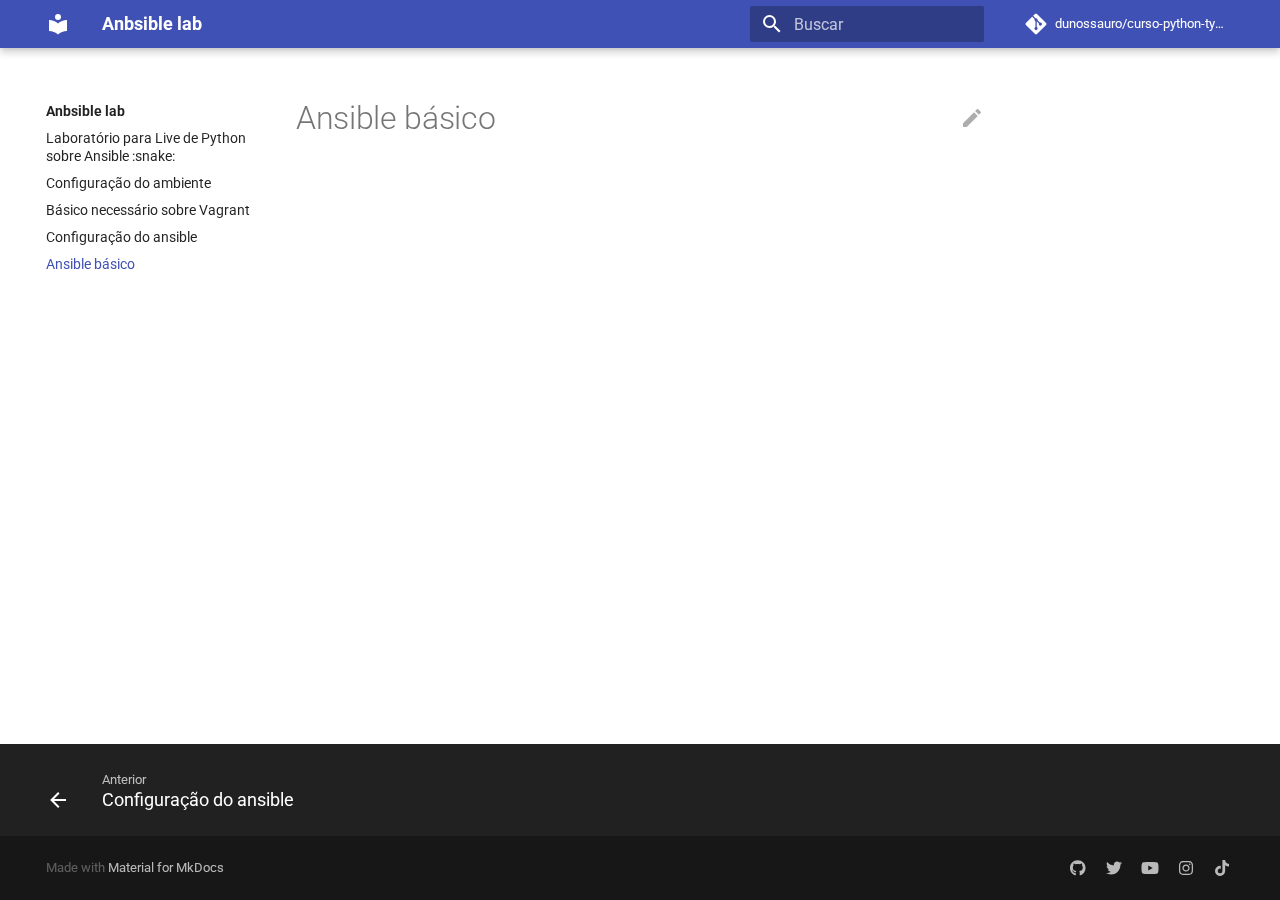
<file: 04_ansible_basico/index.html>
<!doctype html>
<html lang="pt" class="no-js">
  <head>
    
      <meta charset="utf-8">
      <meta name="viewport" content="width=device-width,initial-scale=1">
      
      
      
      <link rel="icon" href="../assets/images/favicon.png">
      <meta name="generator" content="mkdocs-1.4.2, mkdocs-material-8.5.10">
    
    
      
        <title>Ansible básico - Anbsible lab</title>
      
    
    
      <link rel="stylesheet" href="../assets/stylesheets/main.472b142f.min.css">
      
        
        <link rel="stylesheet" href="../assets/stylesheets/palette.08040f6c.min.css">
        
      
      

    
    
    
      
        
        
        <link rel="preconnect" href="https://fonts.gstatic.com" crossorigin>
        <link rel="stylesheet" href="https://fonts.googleapis.com/css?family=Roboto:300,300i,400,400i,700,700i%7CRoboto+Mono:400,400i,700,700i&display=fallback">
        <style>:root{--md-text-font:"Roboto";--md-code-font:"Roboto Mono"}</style>
      
    
    
    <script>__md_scope=new URL("..",location),__md_hash=e=>[...e].reduce((e,_)=>(e<<5)-e+_.charCodeAt(0),0),__md_get=(e,_=localStorage,t=__md_scope)=>JSON.parse(_.getItem(t.pathname+"."+e)),__md_set=(e,_,t=localStorage,a=__md_scope)=>{try{t.setItem(a.pathname+"."+e,JSON.stringify(_))}catch(e){}}</script>
    
      

    
    
    
  </head>
  
  
    
    
    
    
    
    <body dir="ltr" data-md-color-scheme="default" data-md-color-primary="None" data-md-color-accent="None">
  
    
    
    <input class="md-toggle" data-md-toggle="drawer" type="checkbox" id="__drawer" autocomplete="off">
    <input class="md-toggle" data-md-toggle="search" type="checkbox" id="__search" autocomplete="off">
    <label class="md-overlay" for="__drawer"></label>
    <div data-md-component="skip">
      
        
        <a href="#ansible-basico" class="md-skip">
          Ir para o conteúdo
        </a>
      
    </div>
    <div data-md-component="announce">
      
    </div>
    
    
      

<header class="md-header" data-md-component="header">
  <nav class="md-header__inner md-grid" aria-label="Cabeçalho">
    <a href=".." title="Anbsible lab" class="md-header__button md-logo" aria-label="Anbsible lab" data-md-component="logo">
      
  
  <svg xmlns="http://www.w3.org/2000/svg" viewBox="0 0 24 24"><path d="M12 8a3 3 0 0 0 3-3 3 3 0 0 0-3-3 3 3 0 0 0-3 3 3 3 0 0 0 3 3m0 3.54C9.64 9.35 6.5 8 3 8v11c3.5 0 6.64 1.35 9 3.54 2.36-2.19 5.5-3.54 9-3.54V8c-3.5 0-6.64 1.35-9 3.54Z"/></svg>

    </a>
    <label class="md-header__button md-icon" for="__drawer">
      <svg xmlns="http://www.w3.org/2000/svg" viewBox="0 0 24 24"><path d="M3 6h18v2H3V6m0 5h18v2H3v-2m0 5h18v2H3v-2Z"/></svg>
    </label>
    <div class="md-header__title" data-md-component="header-title">
      <div class="md-header__ellipsis">
        <div class="md-header__topic">
          <span class="md-ellipsis">
            Anbsible lab
          </span>
        </div>
        <div class="md-header__topic" data-md-component="header-topic">
          <span class="md-ellipsis">
            
              Ansible básico
            
          </span>
        </div>
      </div>
    </div>
    
    
    
      <label class="md-header__button md-icon" for="__search">
        <svg xmlns="http://www.w3.org/2000/svg" viewBox="0 0 24 24"><path d="M9.5 3A6.5 6.5 0 0 1 16 9.5c0 1.61-.59 3.09-1.56 4.23l.27.27h.79l5 5-1.5 1.5-5-5v-.79l-.27-.27A6.516 6.516 0 0 1 9.5 16 6.5 6.5 0 0 1 3 9.5 6.5 6.5 0 0 1 9.5 3m0 2C7 5 5 7 5 9.5S7 14 9.5 14 14 12 14 9.5 12 5 9.5 5Z"/></svg>
      </label>
      <div class="md-search" data-md-component="search" role="dialog">
  <label class="md-search__overlay" for="__search"></label>
  <div class="md-search__inner" role="search">
    <form class="md-search__form" name="search">
      <input type="text" class="md-search__input" name="query" aria-label="Buscar" placeholder="Buscar" autocapitalize="off" autocorrect="off" autocomplete="off" spellcheck="false" data-md-component="search-query" required>
      <label class="md-search__icon md-icon" for="__search">
        <svg xmlns="http://www.w3.org/2000/svg" viewBox="0 0 24 24"><path d="M9.5 3A6.5 6.5 0 0 1 16 9.5c0 1.61-.59 3.09-1.56 4.23l.27.27h.79l5 5-1.5 1.5-5-5v-.79l-.27-.27A6.516 6.516 0 0 1 9.5 16 6.5 6.5 0 0 1 3 9.5 6.5 6.5 0 0 1 9.5 3m0 2C7 5 5 7 5 9.5S7 14 9.5 14 14 12 14 9.5 12 5 9.5 5Z"/></svg>
        <svg xmlns="http://www.w3.org/2000/svg" viewBox="0 0 24 24"><path d="M20 11v2H8l5.5 5.5-1.42 1.42L4.16 12l7.92-7.92L13.5 5.5 8 11h12Z"/></svg>
      </label>
      <nav class="md-search__options" aria-label="Pesquisar">
        
        <button type="reset" class="md-search__icon md-icon" title="Limpar" aria-label="Limpar" tabindex="-1">
          <svg xmlns="http://www.w3.org/2000/svg" viewBox="0 0 24 24"><path d="M19 6.41 17.59 5 12 10.59 6.41 5 5 6.41 10.59 12 5 17.59 6.41 19 12 13.41 17.59 19 19 17.59 13.41 12 19 6.41Z"/></svg>
        </button>
      </nav>
      
    </form>
    <div class="md-search__output">
      <div class="md-search__scrollwrap" data-md-scrollfix>
        <div class="md-search-result" data-md-component="search-result">
          <div class="md-search-result__meta">
            Inicializando a pesquisa
          </div>
          <ol class="md-search-result__list"></ol>
        </div>
      </div>
    </div>
  </div>
</div>
    
    
      <div class="md-header__source">
        <a href="https://github.com/dunossauro/ansible-lab" title="Ir ao repositório" class="md-source" data-md-component="source">
  <div class="md-source__icon md-icon">
    
    <svg xmlns="http://www.w3.org/2000/svg" viewBox="0 0 448 512"><!--! Font Awesome Free 6.2.0 by @fontawesome - https://fontawesome.com License - https://fontawesome.com/license/free (Icons: CC BY 4.0, Fonts: SIL OFL 1.1, Code: MIT License) Copyright 2022 Fonticons, Inc.--><path d="M439.55 236.05 244 40.45a28.87 28.87 0 0 0-40.81 0l-40.66 40.63 51.52 51.52c27.06-9.14 52.68 16.77 43.39 43.68l49.66 49.66c34.23-11.8 61.18 31 35.47 56.69-26.49 26.49-70.21-2.87-56-37.34L240.22 199v121.85c25.3 12.54 22.26 41.85 9.08 55a34.34 34.34 0 0 1-48.55 0c-17.57-17.6-11.07-46.91 11.25-56v-123c-20.8-8.51-24.6-30.74-18.64-45L142.57 101 8.45 235.14a28.86 28.86 0 0 0 0 40.81l195.61 195.6a28.86 28.86 0 0 0 40.8 0l194.69-194.69a28.86 28.86 0 0 0 0-40.81z"/></svg>
  </div>
  <div class="md-source__repository">
    dunossauro/curso-python-typing
  </div>
</a>
      </div>
    
  </nav>
  
</header>
    
    <div class="md-container" data-md-component="container">
      
      
        
          
        
      
      <main class="md-main" data-md-component="main">
        <div class="md-main__inner md-grid">
          
            
              
              <div class="md-sidebar md-sidebar--primary" data-md-component="sidebar" data-md-type="navigation" >
                <div class="md-sidebar__scrollwrap">
                  <div class="md-sidebar__inner">
                    


<nav class="md-nav md-nav--primary" aria-label="Navegação" data-md-level="0">
  <label class="md-nav__title" for="__drawer">
    <a href=".." title="Anbsible lab" class="md-nav__button md-logo" aria-label="Anbsible lab" data-md-component="logo">
      
  
  <svg xmlns="http://www.w3.org/2000/svg" viewBox="0 0 24 24"><path d="M12 8a3 3 0 0 0 3-3 3 3 0 0 0-3-3 3 3 0 0 0-3 3 3 3 0 0 0 3 3m0 3.54C9.64 9.35 6.5 8 3 8v11c3.5 0 6.64 1.35 9 3.54 2.36-2.19 5.5-3.54 9-3.54V8c-3.5 0-6.64 1.35-9 3.54Z"/></svg>

    </a>
    Anbsible lab
  </label>
  
    <div class="md-nav__source">
      <a href="https://github.com/dunossauro/ansible-lab" title="Ir ao repositório" class="md-source" data-md-component="source">
  <div class="md-source__icon md-icon">
    
    <svg xmlns="http://www.w3.org/2000/svg" viewBox="0 0 448 512"><!--! Font Awesome Free 6.2.0 by @fontawesome - https://fontawesome.com License - https://fontawesome.com/license/free (Icons: CC BY 4.0, Fonts: SIL OFL 1.1, Code: MIT License) Copyright 2022 Fonticons, Inc.--><path d="M439.55 236.05 244 40.45a28.87 28.87 0 0 0-40.81 0l-40.66 40.63 51.52 51.52c27.06-9.14 52.68 16.77 43.39 43.68l49.66 49.66c34.23-11.8 61.18 31 35.47 56.69-26.49 26.49-70.21-2.87-56-37.34L240.22 199v121.85c25.3 12.54 22.26 41.85 9.08 55a34.34 34.34 0 0 1-48.55 0c-17.57-17.6-11.07-46.91 11.25-56v-123c-20.8-8.51-24.6-30.74-18.64-45L142.57 101 8.45 235.14a28.86 28.86 0 0 0 0 40.81l195.61 195.6a28.86 28.86 0 0 0 40.8 0l194.69-194.69a28.86 28.86 0 0 0 0-40.81z"/></svg>
  </div>
  <div class="md-source__repository">
    dunossauro/curso-python-typing
  </div>
</a>
    </div>
  
  <ul class="md-nav__list" data-md-scrollfix>
    
      
      
      

  
  
  
    <li class="md-nav__item">
      <a href=".." class="md-nav__link">
        Laboratório para Live de Python sobre Ansible :snake:
      </a>
    </li>
  

    
      
      
      

  
  
  
    <li class="md-nav__item">
      <a href="../01_configuracao_do_ambiente/" class="md-nav__link">
        Configuração do ambiente
      </a>
    </li>
  

    
      
      
      

  
  
  
    <li class="md-nav__item">
      <a href="../02_o_basico_necessario_sobre_vagrant/" class="md-nav__link">
        Básico necessário sobre Vagrant
      </a>
    </li>
  

    
      
      
      

  
  
  
    <li class="md-nav__item">
      <a href="../03_configuracao_do_ansible/" class="md-nav__link">
        Configuração do ansible
      </a>
    </li>
  

    
      
      
      

  
  
    
  
  
    <li class="md-nav__item md-nav__item--active">
      
      <input class="md-nav__toggle md-toggle" data-md-toggle="toc" type="checkbox" id="__toc">
      
      
        
      
      
      <a href="./" class="md-nav__link md-nav__link--active">
        Ansible básico
      </a>
      
    </li>
  

    
  </ul>
</nav>
                  </div>
                </div>
              </div>
            
            
              
              <div class="md-sidebar md-sidebar--secondary" data-md-component="sidebar" data-md-type="toc" >
                <div class="md-sidebar__scrollwrap">
                  <div class="md-sidebar__inner">
                    

<nav class="md-nav md-nav--secondary" aria-label="Índice">
  
  
  
    
  
  
</nav>
                  </div>
                </div>
              </div>
            
          
          
            <div class="md-content" data-md-component="content">
              <article class="md-content__inner md-typeset">
                
                  

  <a href="https://github.com/dunossauro/ansible-lab/edit/master/docs/04_ansible_basico.md" title="Editar esta página" class="md-content__button md-icon">
    
    <svg xmlns="http://www.w3.org/2000/svg" viewBox="0 0 24 24"><path d="M20.71 7.04c.39-.39.39-1.04 0-1.41l-2.34-2.34c-.37-.39-1.02-.39-1.41 0l-1.84 1.83 3.75 3.75M3 17.25V21h3.75L17.81 9.93l-3.75-3.75L3 17.25Z"/></svg>
  </a>


<h1 id="ansible-basico">Ansible básico</h1>





                
              </article>
            </div>
          
          
  <script>var tabs=__md_get("__tabs");if(Array.isArray(tabs))e:for(var set of document.querySelectorAll(".tabbed-set")){var tab,labels=set.querySelector(".tabbed-labels");for(tab of tabs)for(var label of labels.getElementsByTagName("label"))if(label.innerText.trim()===tab){var input=document.getElementById(label.htmlFor);input.checked=!0;continue e}}</script>

        </div>
        
      </main>
      
        <footer class="md-footer">
  
    
    <nav class="md-footer__inner md-grid" aria-label="Rodapé" >
      
        
        <a href="../03_configuracao_do_ansible/" class="md-footer__link md-footer__link--prev" aria-label="Anterior: Configuração do ansible" rel="prev">
          <div class="md-footer__button md-icon">
            <svg xmlns="http://www.w3.org/2000/svg" viewBox="0 0 24 24"><path d="M20 11v2H8l5.5 5.5-1.42 1.42L4.16 12l7.92-7.92L13.5 5.5 8 11h12Z"/></svg>
          </div>
          <div class="md-footer__title">
            <div class="md-ellipsis">
              <span class="md-footer__direction">
                Anterior
              </span>
              Configuração do ansible
            </div>
          </div>
        </a>
      
      
    </nav>
  
  <div class="md-footer-meta md-typeset">
    <div class="md-footer-meta__inner md-grid">
      <div class="md-copyright">
  
  
    Made with
    <a href="https://squidfunk.github.io/mkdocs-material/" target="_blank" rel="noopener">
      Material for MkDocs
    </a>
  
</div>
      
        <div class="md-social">
  
    
    
      
      
    
    <a href="https://github.com/dunossauro" target="_blank" rel="noopener" title="github.com" class="md-social__link">
      <svg xmlns="http://www.w3.org/2000/svg" viewBox="0 0 496 512"><!--! Font Awesome Free 6.2.0 by @fontawesome - https://fontawesome.com License - https://fontawesome.com/license/free (Icons: CC BY 4.0, Fonts: SIL OFL 1.1, Code: MIT License) Copyright 2022 Fonticons, Inc.--><path d="M165.9 397.4c0 2-2.3 3.6-5.2 3.6-3.3.3-5.6-1.3-5.6-3.6 0-2 2.3-3.6 5.2-3.6 3-.3 5.6 1.3 5.6 3.6zm-31.1-4.5c-.7 2 1.3 4.3 4.3 4.9 2.6 1 5.6 0 6.2-2s-1.3-4.3-4.3-5.2c-2.6-.7-5.5.3-6.2 2.3zm44.2-1.7c-2.9.7-4.9 2.6-4.6 4.9.3 2 2.9 3.3 5.9 2.6 2.9-.7 4.9-2.6 4.6-4.6-.3-1.9-3-3.2-5.9-2.9zM244.8 8C106.1 8 0 113.3 0 252c0 110.9 69.8 205.8 169.5 239.2 12.8 2.3 17.3-5.6 17.3-12.1 0-6.2-.3-40.4-.3-61.4 0 0-70 15-84.7-29.8 0 0-11.4-29.1-27.8-36.6 0 0-22.9-15.7 1.6-15.4 0 0 24.9 2 38.6 25.8 21.9 38.6 58.6 27.5 72.9 20.9 2.3-16 8.8-27.1 16-33.7-55.9-6.2-112.3-14.3-112.3-110.5 0-27.5 7.6-41.3 23.6-58.9-2.6-6.5-11.1-33.3 2.6-67.9 20.9-6.5 69 27 69 27 20-5.6 41.5-8.5 62.8-8.5s42.8 2.9 62.8 8.5c0 0 48.1-33.6 69-27 13.7 34.7 5.2 61.4 2.6 67.9 16 17.7 25.8 31.5 25.8 58.9 0 96.5-58.9 104.2-114.8 110.5 9.2 7.9 17 22.9 17 46.4 0 33.7-.3 75.4-.3 83.6 0 6.5 4.6 14.4 17.3 12.1C428.2 457.8 496 362.9 496 252 496 113.3 383.5 8 244.8 8zM97.2 352.9c-1.3 1-1 3.3.7 5.2 1.6 1.6 3.9 2.3 5.2 1 1.3-1 1-3.3-.7-5.2-1.6-1.6-3.9-2.3-5.2-1zm-10.8-8.1c-.7 1.3.3 2.9 2.3 3.9 1.6 1 3.6.7 4.3-.7.7-1.3-.3-2.9-2.3-3.9-2-.6-3.6-.3-4.3.7zm32.4 35.6c-1.6 1.3-1 4.3 1.3 6.2 2.3 2.3 5.2 2.6 6.5 1 1.3-1.3.7-4.3-1.3-6.2-2.2-2.3-5.2-2.6-6.5-1zm-11.4-14.7c-1.6 1-1.6 3.6 0 5.9 1.6 2.3 4.3 3.3 5.6 2.3 1.6-1.3 1.6-3.9 0-6.2-1.4-2.3-4-3.3-5.6-2z"/></svg>
    </a>
  
    
    
      
      
    
    <a href="https://twitter.com/dunossauro" target="_blank" rel="noopener" title="twitter.com" class="md-social__link">
      <svg xmlns="http://www.w3.org/2000/svg" viewBox="0 0 512 512"><!--! Font Awesome Free 6.2.0 by @fontawesome - https://fontawesome.com License - https://fontawesome.com/license/free (Icons: CC BY 4.0, Fonts: SIL OFL 1.1, Code: MIT License) Copyright 2022 Fonticons, Inc.--><path d="M459.37 151.716c.325 4.548.325 9.097.325 13.645 0 138.72-105.583 298.558-298.558 298.558-59.452 0-114.68-17.219-161.137-47.106 8.447.974 16.568 1.299 25.34 1.299 49.055 0 94.213-16.568 130.274-44.832-46.132-.975-84.792-31.188-98.112-72.772 6.498.974 12.995 1.624 19.818 1.624 9.421 0 18.843-1.3 27.614-3.573-48.081-9.747-84.143-51.98-84.143-102.985v-1.299c13.969 7.797 30.214 12.67 47.431 13.319-28.264-18.843-46.781-51.005-46.781-87.391 0-19.492 5.197-37.36 14.294-52.954 51.655 63.675 129.3 105.258 216.365 109.807-1.624-7.797-2.599-15.918-2.599-24.04 0-57.828 46.782-104.934 104.934-104.934 30.213 0 57.502 12.67 76.67 33.137 23.715-4.548 46.456-13.32 66.599-25.34-7.798 24.366-24.366 44.833-46.132 57.827 21.117-2.273 41.584-8.122 60.426-16.243-14.292 20.791-32.161 39.308-52.628 54.253z"/></svg>
    </a>
  
    
    
      
      
    
    <a href="https://youtube.com/dunossauro" target="_blank" rel="noopener" title="youtube.com" class="md-social__link">
      <svg xmlns="http://www.w3.org/2000/svg" viewBox="0 0 576 512"><!--! Font Awesome Free 6.2.0 by @fontawesome - https://fontawesome.com License - https://fontawesome.com/license/free (Icons: CC BY 4.0, Fonts: SIL OFL 1.1, Code: MIT License) Copyright 2022 Fonticons, Inc.--><path d="M549.655 124.083c-6.281-23.65-24.787-42.276-48.284-48.597C458.781 64 288 64 288 64S117.22 64 74.629 75.486c-23.497 6.322-42.003 24.947-48.284 48.597-11.412 42.867-11.412 132.305-11.412 132.305s0 89.438 11.412 132.305c6.281 23.65 24.787 41.5 48.284 47.821C117.22 448 288 448 288 448s170.78 0 213.371-11.486c23.497-6.321 42.003-24.171 48.284-47.821 11.412-42.867 11.412-132.305 11.412-132.305s0-89.438-11.412-132.305zm-317.51 213.508V175.185l142.739 81.205-142.739 81.201z"/></svg>
    </a>
  
    
    
      
      
    
    <a href="https://instagram.com/dunossauro" target="_blank" rel="noopener" title="instagram.com" class="md-social__link">
      <svg xmlns="http://www.w3.org/2000/svg" viewBox="0 0 448 512"><!--! Font Awesome Free 6.2.0 by @fontawesome - https://fontawesome.com License - https://fontawesome.com/license/free (Icons: CC BY 4.0, Fonts: SIL OFL 1.1, Code: MIT License) Copyright 2022 Fonticons, Inc.--><path d="M224.1 141c-63.6 0-114.9 51.3-114.9 114.9s51.3 114.9 114.9 114.9S339 319.5 339 255.9 287.7 141 224.1 141zm0 189.6c-41.1 0-74.7-33.5-74.7-74.7s33.5-74.7 74.7-74.7 74.7 33.5 74.7 74.7-33.6 74.7-74.7 74.7zm146.4-194.3c0 14.9-12 26.8-26.8 26.8-14.9 0-26.8-12-26.8-26.8s12-26.8 26.8-26.8 26.8 12 26.8 26.8zm76.1 27.2c-1.7-35.9-9.9-67.7-36.2-93.9-26.2-26.2-58-34.4-93.9-36.2-37-2.1-147.9-2.1-184.9 0-35.8 1.7-67.6 9.9-93.9 36.1s-34.4 58-36.2 93.9c-2.1 37-2.1 147.9 0 184.9 1.7 35.9 9.9 67.7 36.2 93.9s58 34.4 93.9 36.2c37 2.1 147.9 2.1 184.9 0 35.9-1.7 67.7-9.9 93.9-36.2 26.2-26.2 34.4-58 36.2-93.9 2.1-37 2.1-147.8 0-184.8zM398.8 388c-7.8 19.6-22.9 34.7-42.6 42.6-29.5 11.7-99.5 9-132.1 9s-102.7 2.6-132.1-9c-19.6-7.8-34.7-22.9-42.6-42.6-11.7-29.5-9-99.5-9-132.1s-2.6-102.7 9-132.1c7.8-19.6 22.9-34.7 42.6-42.6 29.5-11.7 99.5-9 132.1-9s102.7-2.6 132.1 9c19.6 7.8 34.7 22.9 42.6 42.6 11.7 29.5 9 99.5 9 132.1s2.7 102.7-9 132.1z"/></svg>
    </a>
  
    
    
      
      
    
    <a href="https://www.tiktok.com/@dunossauro" target="_blank" rel="noopener" title="www.tiktok.com" class="md-social__link">
      <svg xmlns="http://www.w3.org/2000/svg" viewBox="0 0 448 512"><!--! Font Awesome Free 6.2.0 by @fontawesome - https://fontawesome.com License - https://fontawesome.com/license/free (Icons: CC BY 4.0, Fonts: SIL OFL 1.1, Code: MIT License) Copyright 2022 Fonticons, Inc.--><path d="M448 209.91a210.06 210.06 0 0 1-122.77-39.25v178.72A162.55 162.55 0 1 1 185 188.31v89.89a74.62 74.62 0 1 0 52.23 71.18V0h88a121.18 121.18 0 0 0 1.86 22.17A122.18 122.18 0 0 0 381 102.39a121.43 121.43 0 0 0 67 20.14Z"/></svg>
    </a>
  
</div>
      
    </div>
  </div>
</footer>
      
    </div>
    <div class="md-dialog" data-md-component="dialog">
      <div class="md-dialog__inner md-typeset"></div>
    </div>
    
    <script id="__config" type="application/json">{"base": "..", "features": ["content.tabs.link"], "search": "../assets/javascripts/workers/search.16e2a7d4.min.js", "translations": {"clipboard.copied": "Copiado para \u00e1rea de transfer\u00eancia", "clipboard.copy": "Copiar para \u00e1rea de transfer\u00eancia", "search.config.lang": "pt", "search.config.pipeline": "trimmer, stopWordFilter", "search.config.separator": "[\\s\\-]+", "search.placeholder": "Buscar", "search.result.more.one": "Mais 1 nesta p\u00e1gina", "search.result.more.other": "Mais # nesta p\u00e1gina", "search.result.none": "Nenhum resultado encontrado", "search.result.one": "1 resultado encontrado", "search.result.other": "# resultados encontrados", "search.result.placeholder": "Digite para iniciar a busca", "search.result.term.missing": "Ausente", "select.version.title": "Selecione a vers\u00e3o"}}</script>
    
    
      <script src="../assets/javascripts/bundle.d6c3db9e.min.js"></script>
      
    
  </body>
</html>
</file>
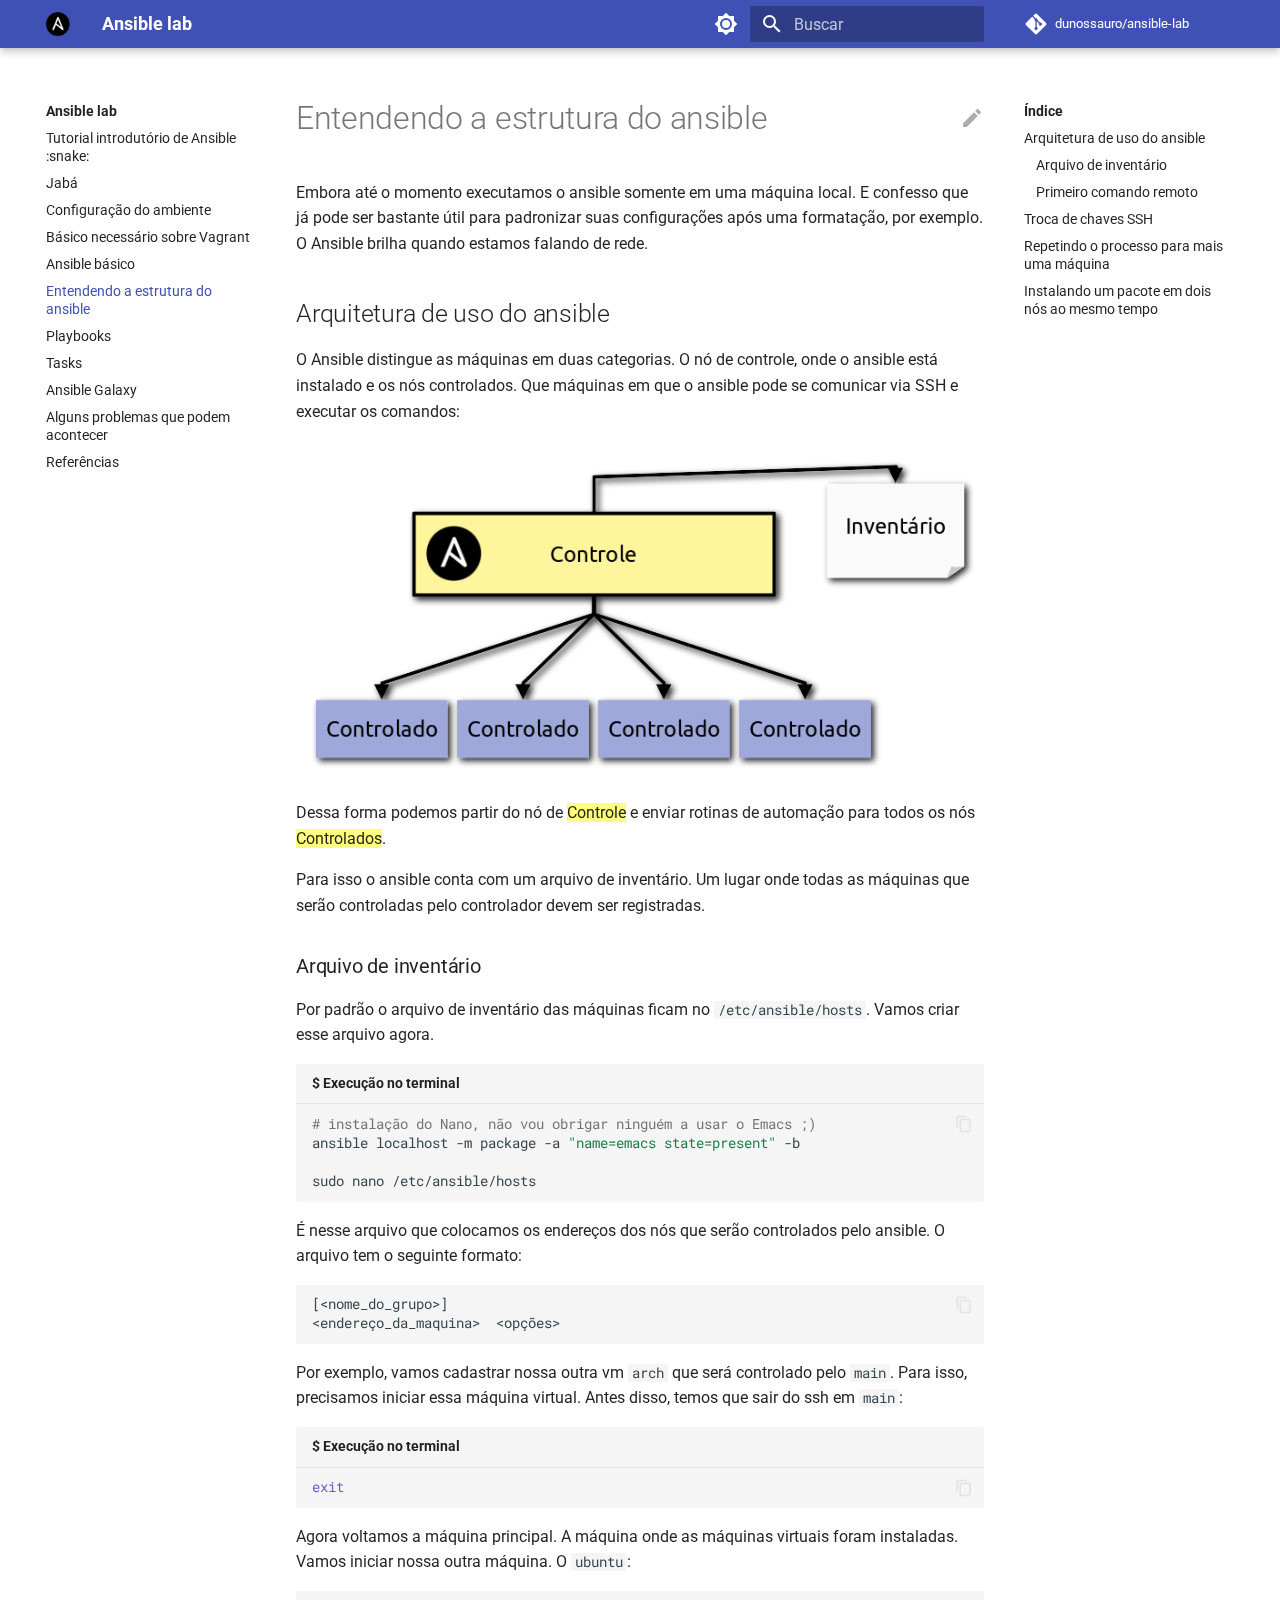
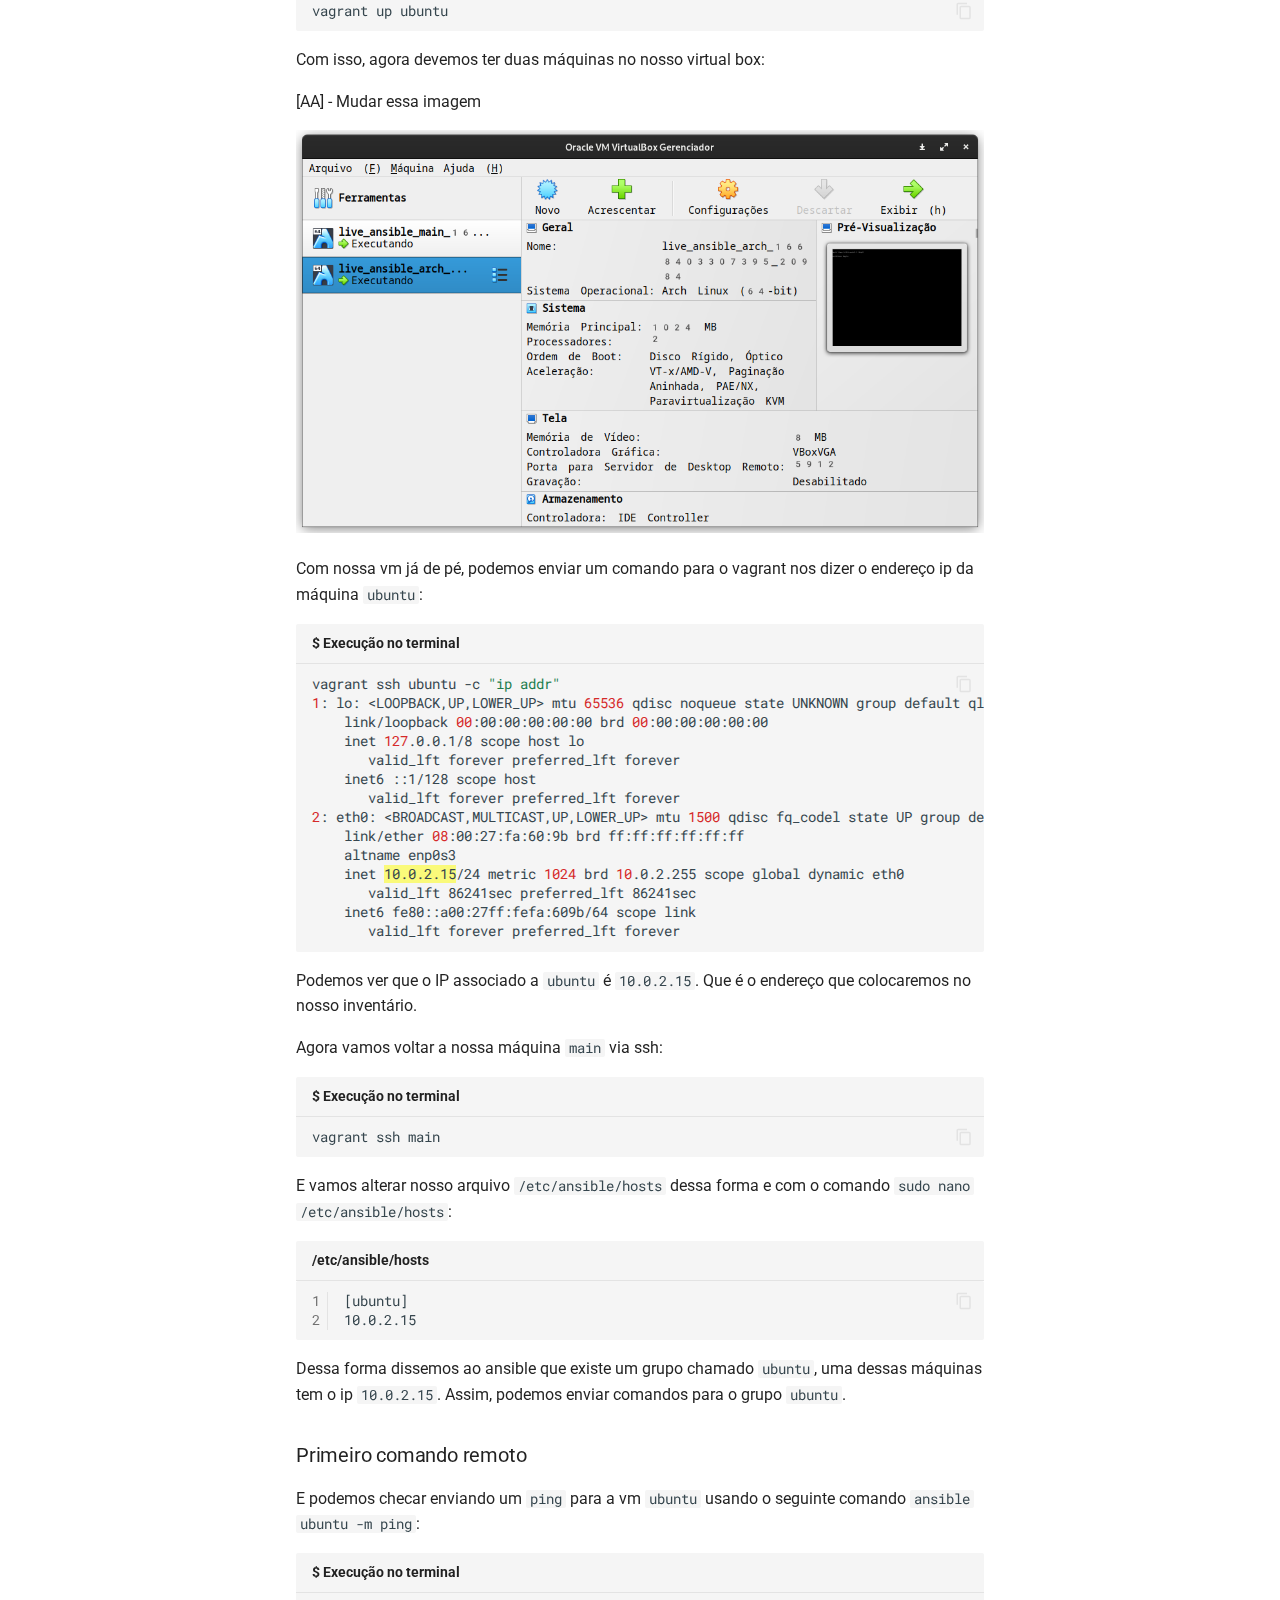
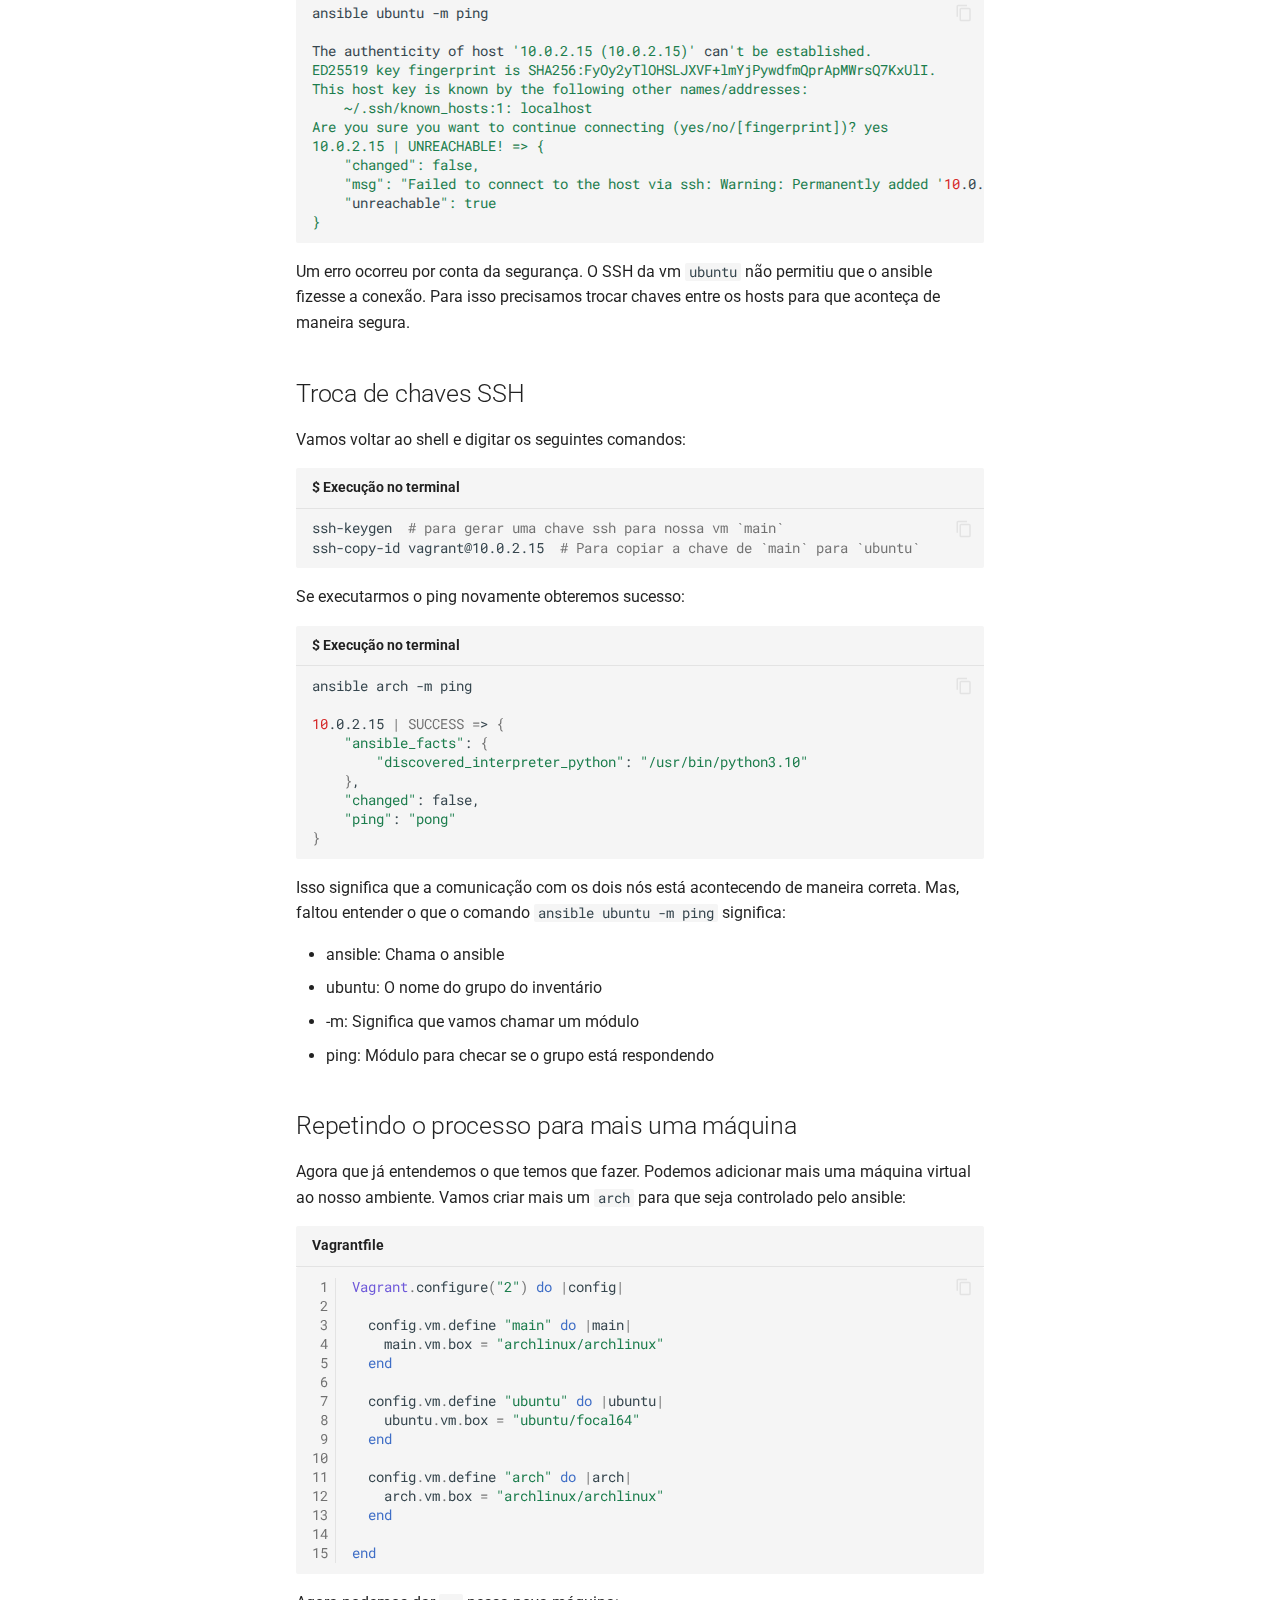
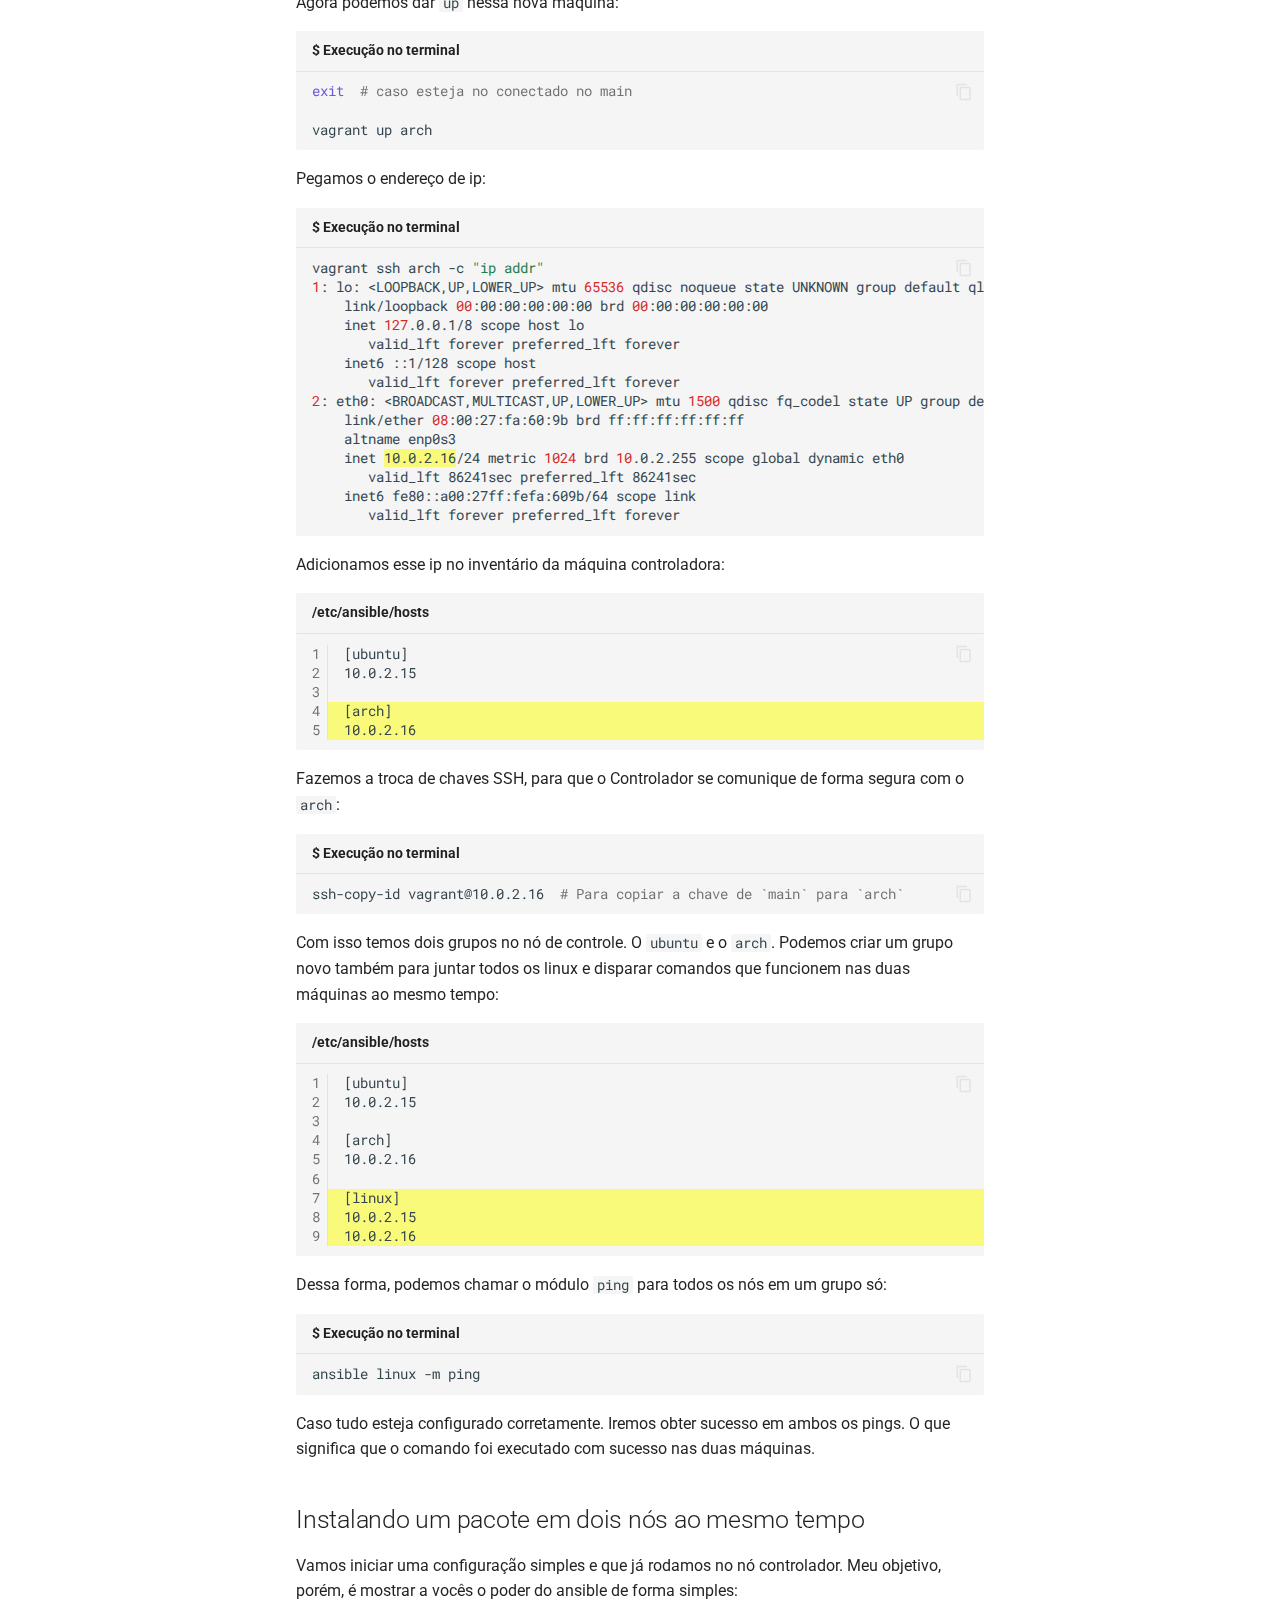
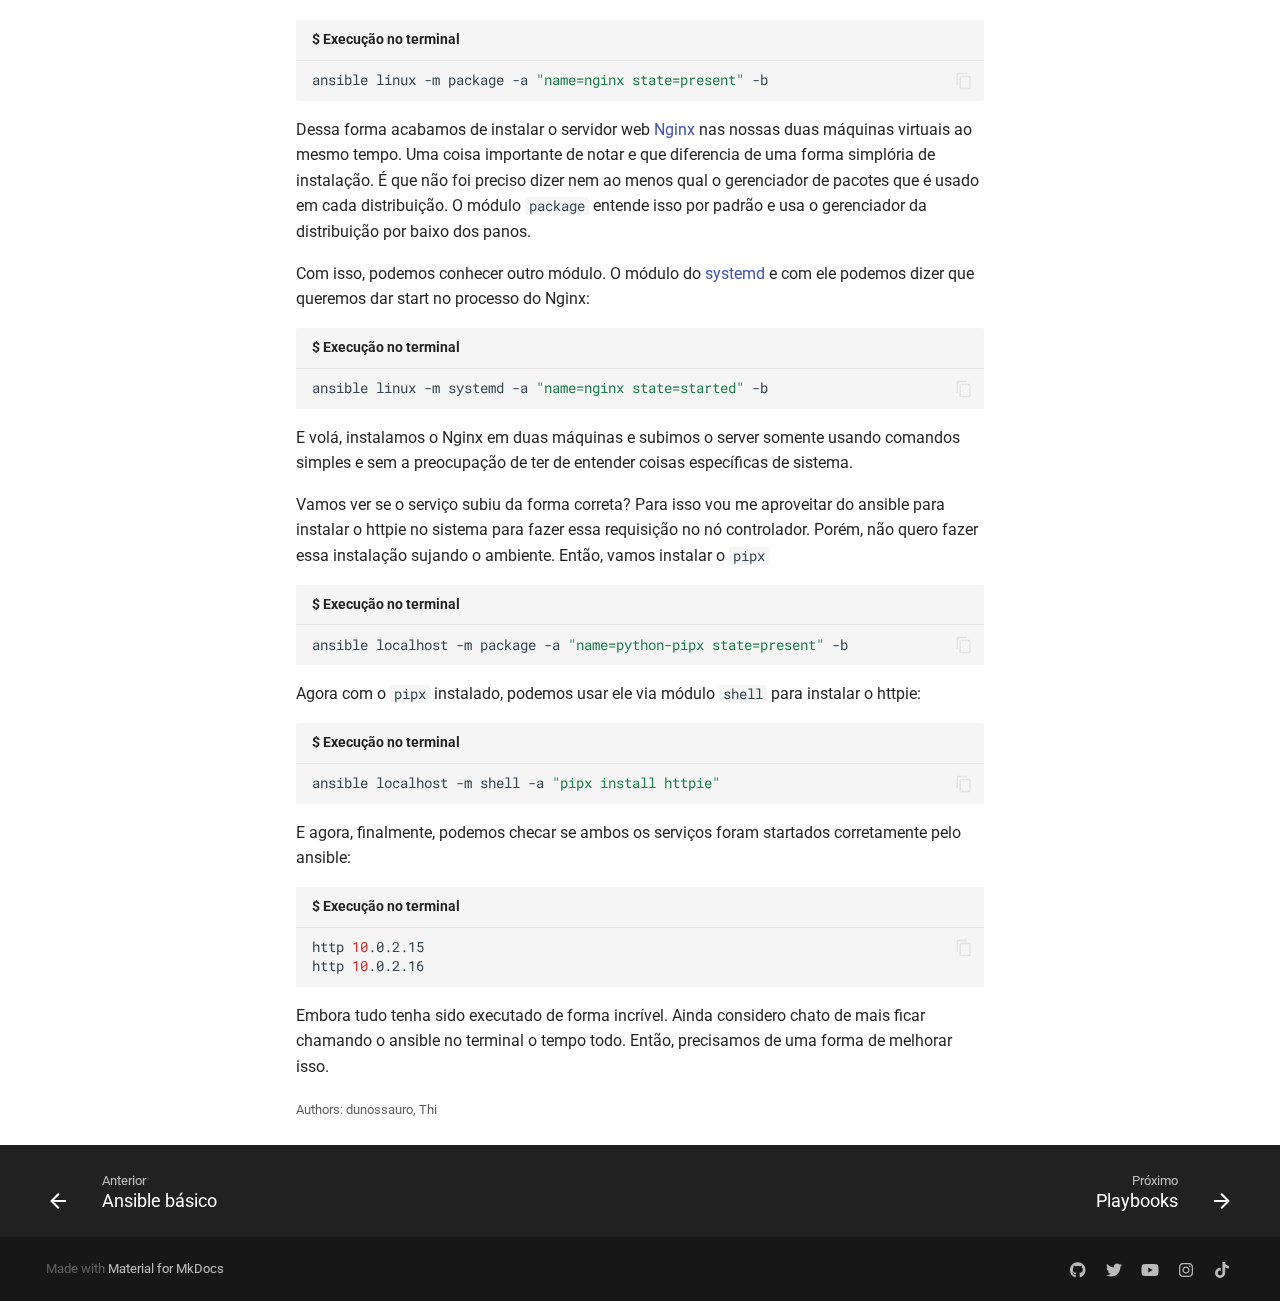
<file: 04_configuracao_do_ansible/index.html>
<!doctype html>
<html lang="pt" class="no-js">
  <head>
    
      <meta charset="utf-8">
      <meta name="viewport" content="width=device-width,initial-scale=1">
      
      
      
      <link rel="icon" href="../images/ansible_logo.png">
      <meta name="generator" content="mkdocs-1.4.2, mkdocs-material-8.5.10">
    
    
      
        <title>Entendendo a estrutura do ansible - Ansible lab</title>
      
    
    
      <link rel="stylesheet" href="../assets/stylesheets/main.472b142f.min.css">
      
        
        <link rel="stylesheet" href="../assets/stylesheets/palette.08040f6c.min.css">
        
      
      

    
    
    
      
        
        
        <link rel="preconnect" href="https://fonts.gstatic.com" crossorigin>
        <link rel="stylesheet" href="https://fonts.googleapis.com/css?family=Roboto:300,300i,400,400i,700,700i%7CRoboto+Mono:400,400i,700,700i&display=fallback">
        <style>:root{--md-text-font:"Roboto";--md-code-font:"Roboto Mono"}</style>
      
    
    
      <link rel="stylesheet" href="../stylesheets/extra.css">
    
    <script>__md_scope=new URL("..",location),__md_hash=e=>[...e].reduce((e,_)=>(e<<5)-e+_.charCodeAt(0),0),__md_get=(e,_=localStorage,t=__md_scope)=>JSON.parse(_.getItem(t.pathname+"."+e)),__md_set=(e,_,t=localStorage,a=__md_scope)=>{try{t.setItem(a.pathname+"."+e,JSON.stringify(_))}catch(e){}}</script>
    
      

    
    
    
  </head>
  
  
    
    
      
    
    
    
    
    <body dir="ltr" data-md-color-scheme="default" data-md-color-primary="" data-md-color-accent="">
  
    
    
      <script>var palette=__md_get("__palette");if(palette&&"object"==typeof palette.color)for(var key of Object.keys(palette.color))document.body.setAttribute("data-md-color-"+key,palette.color[key])</script>
    
    <input class="md-toggle" data-md-toggle="drawer" type="checkbox" id="__drawer" autocomplete="off">
    <input class="md-toggle" data-md-toggle="search" type="checkbox" id="__search" autocomplete="off">
    <label class="md-overlay" for="__drawer"></label>
    <div data-md-component="skip">
      
        
        <a href="#entendendo-a-estrutura-do-ansible" class="md-skip">
          Ir para o conteúdo
        </a>
      
    </div>
    <div data-md-component="announce">
      
    </div>
    
    
      

<header class="md-header" data-md-component="header">
  <nav class="md-header__inner md-grid" aria-label="Cabeçalho">
    <a href=".." title="Ansible lab" class="md-header__button md-logo" aria-label="Ansible lab" data-md-component="logo">
      
  <img src="../images/ansible_logo.png" alt="logo">

    </a>
    <label class="md-header__button md-icon" for="__drawer">
      <svg xmlns="http://www.w3.org/2000/svg" viewBox="0 0 24 24"><path d="M3 6h18v2H3V6m0 5h18v2H3v-2m0 5h18v2H3v-2Z"/></svg>
    </label>
    <div class="md-header__title" data-md-component="header-title">
      <div class="md-header__ellipsis">
        <div class="md-header__topic">
          <span class="md-ellipsis">
            Ansible lab
          </span>
        </div>
        <div class="md-header__topic" data-md-component="header-topic">
          <span class="md-ellipsis">
            
              Entendendo a estrutura do ansible
            
          </span>
        </div>
      </div>
    </div>
    
      <form class="md-header__option" data-md-component="palette">
        
          
          
          
          <input class="md-option" data-md-color-media="" data-md-color-scheme="default" data-md-color-primary="" data-md-color-accent=""  aria-label="Switch to dark mode"  type="radio" name="__palette" id="__palette_1">
          
            <label class="md-header__button md-icon" title="Switch to dark mode" for="__palette_2" hidden>
              <svg xmlns="http://www.w3.org/2000/svg" viewBox="0 0 24 24"><path d="M12 8a4 4 0 0 0-4 4 4 4 0 0 0 4 4 4 4 0 0 0 4-4 4 4 0 0 0-4-4m0 10a6 6 0 0 1-6-6 6 6 0 0 1 6-6 6 6 0 0 1 6 6 6 6 0 0 1-6 6m8-9.31V4h-4.69L12 .69 8.69 4H4v4.69L.69 12 4 15.31V20h4.69L12 23.31 15.31 20H20v-4.69L23.31 12 20 8.69Z"/></svg>
            </label>
          
        
          
          
          
          <input class="md-option" data-md-color-media="" data-md-color-scheme="slate" data-md-color-primary="" data-md-color-accent=""  aria-label="Switch to light mode"  type="radio" name="__palette" id="__palette_2">
          
            <label class="md-header__button md-icon" title="Switch to light mode" for="__palette_1" hidden>
              <svg xmlns="http://www.w3.org/2000/svg" viewBox="0 0 24 24"><path d="M12 18c-.89 0-1.74-.2-2.5-.55C11.56 16.5 13 14.42 13 12c0-2.42-1.44-4.5-3.5-5.45C10.26 6.2 11.11 6 12 6a6 6 0 0 1 6 6 6 6 0 0 1-6 6m8-9.31V4h-4.69L12 .69 8.69 4H4v4.69L.69 12 4 15.31V20h4.69L12 23.31 15.31 20H20v-4.69L23.31 12 20 8.69Z"/></svg>
            </label>
          
        
      </form>
    
    
    
      <label class="md-header__button md-icon" for="__search">
        <svg xmlns="http://www.w3.org/2000/svg" viewBox="0 0 24 24"><path d="M9.5 3A6.5 6.5 0 0 1 16 9.5c0 1.61-.59 3.09-1.56 4.23l.27.27h.79l5 5-1.5 1.5-5-5v-.79l-.27-.27A6.516 6.516 0 0 1 9.5 16 6.5 6.5 0 0 1 3 9.5 6.5 6.5 0 0 1 9.5 3m0 2C7 5 5 7 5 9.5S7 14 9.5 14 14 12 14 9.5 12 5 9.5 5Z"/></svg>
      </label>
      <div class="md-search" data-md-component="search" role="dialog">
  <label class="md-search__overlay" for="__search"></label>
  <div class="md-search__inner" role="search">
    <form class="md-search__form" name="search">
      <input type="text" class="md-search__input" name="query" aria-label="Buscar" placeholder="Buscar" autocapitalize="off" autocorrect="off" autocomplete="off" spellcheck="false" data-md-component="search-query" required>
      <label class="md-search__icon md-icon" for="__search">
        <svg xmlns="http://www.w3.org/2000/svg" viewBox="0 0 24 24"><path d="M9.5 3A6.5 6.5 0 0 1 16 9.5c0 1.61-.59 3.09-1.56 4.23l.27.27h.79l5 5-1.5 1.5-5-5v-.79l-.27-.27A6.516 6.516 0 0 1 9.5 16 6.5 6.5 0 0 1 3 9.5 6.5 6.5 0 0 1 9.5 3m0 2C7 5 5 7 5 9.5S7 14 9.5 14 14 12 14 9.5 12 5 9.5 5Z"/></svg>
        <svg xmlns="http://www.w3.org/2000/svg" viewBox="0 0 24 24"><path d="M20 11v2H8l5.5 5.5-1.42 1.42L4.16 12l7.92-7.92L13.5 5.5 8 11h12Z"/></svg>
      </label>
      <nav class="md-search__options" aria-label="Pesquisar">
        
        <button type="reset" class="md-search__icon md-icon" title="Limpar" aria-label="Limpar" tabindex="-1">
          <svg xmlns="http://www.w3.org/2000/svg" viewBox="0 0 24 24"><path d="M19 6.41 17.59 5 12 10.59 6.41 5 5 6.41 10.59 12 5 17.59 6.41 19 12 13.41 17.59 19 19 17.59 13.41 12 19 6.41Z"/></svg>
        </button>
      </nav>
      
    </form>
    <div class="md-search__output">
      <div class="md-search__scrollwrap" data-md-scrollfix>
        <div class="md-search-result" data-md-component="search-result">
          <div class="md-search-result__meta">
            Inicializando a pesquisa
          </div>
          <ol class="md-search-result__list"></ol>
        </div>
      </div>
    </div>
  </div>
</div>
    
    
      <div class="md-header__source">
        <a href="https://github.com/dunossauro/ansible-lab" title="Ir ao repositório" class="md-source" data-md-component="source">
  <div class="md-source__icon md-icon">
    
    <svg xmlns="http://www.w3.org/2000/svg" viewBox="0 0 448 512"><!--! Font Awesome Free 6.2.0 by @fontawesome - https://fontawesome.com License - https://fontawesome.com/license/free (Icons: CC BY 4.0, Fonts: SIL OFL 1.1, Code: MIT License) Copyright 2022 Fonticons, Inc.--><path d="M439.55 236.05 244 40.45a28.87 28.87 0 0 0-40.81 0l-40.66 40.63 51.52 51.52c27.06-9.14 52.68 16.77 43.39 43.68l49.66 49.66c34.23-11.8 61.18 31 35.47 56.69-26.49 26.49-70.21-2.87-56-37.34L240.22 199v121.85c25.3 12.54 22.26 41.85 9.08 55a34.34 34.34 0 0 1-48.55 0c-17.57-17.6-11.07-46.91 11.25-56v-123c-20.8-8.51-24.6-30.74-18.64-45L142.57 101 8.45 235.14a28.86 28.86 0 0 0 0 40.81l195.61 195.6a28.86 28.86 0 0 0 40.8 0l194.69-194.69a28.86 28.86 0 0 0 0-40.81z"/></svg>
  </div>
  <div class="md-source__repository">
    dunossauro/ansible-lab
  </div>
</a>
      </div>
    
  </nav>
  
</header>
    
    <div class="md-container" data-md-component="container">
      
      
        
          
        
      
      <main class="md-main" data-md-component="main">
        <div class="md-main__inner md-grid">
          
            
              
              <div class="md-sidebar md-sidebar--primary" data-md-component="sidebar" data-md-type="navigation" >
                <div class="md-sidebar__scrollwrap">
                  <div class="md-sidebar__inner">
                    


<nav class="md-nav md-nav--primary" aria-label="Navegação" data-md-level="0">
  <label class="md-nav__title" for="__drawer">
    <a href=".." title="Ansible lab" class="md-nav__button md-logo" aria-label="Ansible lab" data-md-component="logo">
      
  <img src="../images/ansible_logo.png" alt="logo">

    </a>
    Ansible lab
  </label>
  
    <div class="md-nav__source">
      <a href="https://github.com/dunossauro/ansible-lab" title="Ir ao repositório" class="md-source" data-md-component="source">
  <div class="md-source__icon md-icon">
    
    <svg xmlns="http://www.w3.org/2000/svg" viewBox="0 0 448 512"><!--! Font Awesome Free 6.2.0 by @fontawesome - https://fontawesome.com License - https://fontawesome.com/license/free (Icons: CC BY 4.0, Fonts: SIL OFL 1.1, Code: MIT License) Copyright 2022 Fonticons, Inc.--><path d="M439.55 236.05 244 40.45a28.87 28.87 0 0 0-40.81 0l-40.66 40.63 51.52 51.52c27.06-9.14 52.68 16.77 43.39 43.68l49.66 49.66c34.23-11.8 61.18 31 35.47 56.69-26.49 26.49-70.21-2.87-56-37.34L240.22 199v121.85c25.3 12.54 22.26 41.85 9.08 55a34.34 34.34 0 0 1-48.55 0c-17.57-17.6-11.07-46.91 11.25-56v-123c-20.8-8.51-24.6-30.74-18.64-45L142.57 101 8.45 235.14a28.86 28.86 0 0 0 0 40.81l195.61 195.6a28.86 28.86 0 0 0 40.8 0l194.69-194.69a28.86 28.86 0 0 0 0-40.81z"/></svg>
  </div>
  <div class="md-source__repository">
    dunossauro/ansible-lab
  </div>
</a>
    </div>
  
  <ul class="md-nav__list" data-md-scrollfix>
    
      
      
      

  
  
  
    <li class="md-nav__item">
      <a href=".." class="md-nav__link">
        Tutorial introdutório de Ansible :snake:
      </a>
    </li>
  

    
      
      
      

  
  
  
    <li class="md-nav__item">
      <a href="../00_jaba/" class="md-nav__link">
        Jabá
      </a>
    </li>
  

    
      
      
      

  
  
  
    <li class="md-nav__item">
      <a href="../01_configuracao_do_ambiente/" class="md-nav__link">
        Configuração do ambiente
      </a>
    </li>
  

    
      
      
      

  
  
  
    <li class="md-nav__item">
      <a href="../02_o_basico_necessario_sobre_vagrant/" class="md-nav__link">
        Básico necessário sobre Vagrant
      </a>
    </li>
  

    
      
      
      

  
  
  
    <li class="md-nav__item">
      <a href="../03_ansible_basico/" class="md-nav__link">
        Ansible básico
      </a>
    </li>
  

    
      
      
      

  
  
    
  
  
    <li class="md-nav__item md-nav__item--active">
      
      <input class="md-nav__toggle md-toggle" data-md-toggle="toc" type="checkbox" id="__toc">
      
      
        
      
      
        <label class="md-nav__link md-nav__link--active" for="__toc">
          Entendendo a estrutura do ansible
          <span class="md-nav__icon md-icon"></span>
        </label>
      
      <a href="./" class="md-nav__link md-nav__link--active">
        Entendendo a estrutura do ansible
      </a>
      
        

<nav class="md-nav md-nav--secondary" aria-label="Índice">
  
  
  
    
  
  
    <label class="md-nav__title" for="__toc">
      <span class="md-nav__icon md-icon"></span>
      Índice
    </label>
    <ul class="md-nav__list" data-md-component="toc" data-md-scrollfix>
      
        <li class="md-nav__item">
  <a href="#arquitetura-de-uso-do-ansible" class="md-nav__link">
    Arquitetura de uso do ansible
  </a>
  
    <nav class="md-nav" aria-label="Arquitetura de uso do ansible">
      <ul class="md-nav__list">
        
          <li class="md-nav__item">
  <a href="#arquivo-de-inventario" class="md-nav__link">
    Arquivo de inventário
  </a>
  
</li>
        
          <li class="md-nav__item">
  <a href="#primeiro-comando-remoto" class="md-nav__link">
    Primeiro comando remoto
  </a>
  
</li>
        
      </ul>
    </nav>
  
</li>
      
        <li class="md-nav__item">
  <a href="#troca-de-chaves-ssh" class="md-nav__link">
    Troca de chaves SSH
  </a>
  
</li>
      
        <li class="md-nav__item">
  <a href="#repetindo-o-processo-para-mais-uma-maquina" class="md-nav__link">
    Repetindo o processo para mais uma máquina
  </a>
  
</li>
      
        <li class="md-nav__item">
  <a href="#instalando-um-pacote-em-dois-nos-ao-mesmo-tempo" class="md-nav__link">
    Instalando um pacote em dois nós ao mesmo tempo
  </a>
  
</li>
      
    </ul>
  
</nav>
      
    </li>
  

    
      
      
      

  
  
  
    <li class="md-nav__item">
      <a href="../05_playbooks/" class="md-nav__link">
        Playbooks
      </a>
    </li>
  

    
      
      
      

  
  
  
    <li class="md-nav__item">
      <a href="../06_tasks/" class="md-nav__link">
        Tasks
      </a>
    </li>
  

    
      
      
      

  
  
  
    <li class="md-nav__item">
      <a href="../07_ansible_galaxy/" class="md-nav__link">
        Ansible Galaxy
      </a>
    </li>
  

    
      
      
      

  
  
  
    <li class="md-nav__item">
      <a href="../99_problemas_comuns/" class="md-nav__link">
        Alguns problemas que podem acontecer
      </a>
    </li>
  

    
      
      
      

  
  
  
    <li class="md-nav__item">
      <a href="../referencias/" class="md-nav__link">
        Referências
      </a>
    </li>
  

    
  </ul>
</nav>
                  </div>
                </div>
              </div>
            
            
              
              <div class="md-sidebar md-sidebar--secondary" data-md-component="sidebar" data-md-type="toc" >
                <div class="md-sidebar__scrollwrap">
                  <div class="md-sidebar__inner">
                    

<nav class="md-nav md-nav--secondary" aria-label="Índice">
  
  
  
    
  
  
    <label class="md-nav__title" for="__toc">
      <span class="md-nav__icon md-icon"></span>
      Índice
    </label>
    <ul class="md-nav__list" data-md-component="toc" data-md-scrollfix>
      
        <li class="md-nav__item">
  <a href="#arquitetura-de-uso-do-ansible" class="md-nav__link">
    Arquitetura de uso do ansible
  </a>
  
    <nav class="md-nav" aria-label="Arquitetura de uso do ansible">
      <ul class="md-nav__list">
        
          <li class="md-nav__item">
  <a href="#arquivo-de-inventario" class="md-nav__link">
    Arquivo de inventário
  </a>
  
</li>
        
          <li class="md-nav__item">
  <a href="#primeiro-comando-remoto" class="md-nav__link">
    Primeiro comando remoto
  </a>
  
</li>
        
      </ul>
    </nav>
  
</li>
      
        <li class="md-nav__item">
  <a href="#troca-de-chaves-ssh" class="md-nav__link">
    Troca de chaves SSH
  </a>
  
</li>
      
        <li class="md-nav__item">
  <a href="#repetindo-o-processo-para-mais-uma-maquina" class="md-nav__link">
    Repetindo o processo para mais uma máquina
  </a>
  
</li>
      
        <li class="md-nav__item">
  <a href="#instalando-um-pacote-em-dois-nos-ao-mesmo-tempo" class="md-nav__link">
    Instalando um pacote em dois nós ao mesmo tempo
  </a>
  
</li>
      
    </ul>
  
</nav>
                  </div>
                </div>
              </div>
            
          
          
            <div class="md-content" data-md-component="content">
              <article class="md-content__inner md-typeset">
                
  
                  

  <a href="https://github.com/dunossauro/ansible-lab/tree/main/docs/04_configuracao_do_ansible.md" title="Editar esta página" class="md-content__button md-icon">
    
    <svg xmlns="http://www.w3.org/2000/svg" viewBox="0 0 24 24"><path d="M20.71 7.04c.39-.39.39-1.04 0-1.41l-2.34-2.34c-.37-.39-1.02-.39-1.41 0l-1.84 1.83 3.75 3.75M3 17.25V21h3.75L17.81 9.93l-3.75-3.75L3 17.25Z"/></svg>
  </a>


<h1 id="entendendo-a-estrutura-do-ansible">Entendendo a estrutura do ansible</h1>
<p>Embora até o momento executamos o ansible somente em uma máquina local. E confesso que já pode ser bastante útil para padronizar suas configurações após uma formatação, por exemplo. O Ansible brilha quando estamos falando de rede.</p>
<h2 id="arquitetura-de-uso-do-ansible">Arquitetura de uso do ansible</h2>
<p>O Ansible distingue as máquinas em duas categorias. O nó de controle, onde o ansible está instalado e os nós controlados. Que máquinas em que o ansible pode se comunicar via SSH e executar os comandos:</p>
<p><img alt="" class="center shadow-png" src="../images/ansible_arch.png" /></p>
<p>Dessa forma podemos partir do nó de <mark class="critic">Controle</mark> e enviar rotinas de automação para todos os nós <mark class="critic">Controlados</mark>.</p>
<p>Para isso o ansible conta com um arquivo de inventário. Um lugar onde todas as máquinas que serão controladas pelo controlador devem ser registradas.</p>
<h3 id="arquivo-de-inventario">Arquivo de inventário</h3>
<p>Por padrão o arquivo de inventário das máquinas ficam no <code>/etc/ansible/hosts</code>. Vamos criar esse arquivo agora.</p>
<div class="highlight"><span class="filename">$ Execução no terminal</span><pre><span></span><code><a id="__codelineno-0-1" name="__codelineno-0-1" href="#__codelineno-0-1"></a><span class="c1"># instalação do Nano, não vou obrigar ninguém a usar o Emacs ;)</span>
<a id="__codelineno-0-2" name="__codelineno-0-2" href="#__codelineno-0-2"></a>ansible localhost -m package -a <span class="s2">&quot;name=emacs state=present&quot;</span> -b
<a id="__codelineno-0-3" name="__codelineno-0-3" href="#__codelineno-0-3"></a>
<a id="__codelineno-0-4" name="__codelineno-0-4" href="#__codelineno-0-4"></a>sudo nano /etc/ansible/hosts
</code></pre></div>
<p>É nesse arquivo que colocamos os endereços dos nós que serão controlados pelo ansible. O arquivo tem o seguinte formato:</p>
<div class="highlight"><pre><span></span><code><a id="__codelineno-1-1" name="__codelineno-1-1" href="#__codelineno-1-1"></a>[&lt;nome_do_grupo&gt;]
<a id="__codelineno-1-2" name="__codelineno-1-2" href="#__codelineno-1-2"></a>&lt;endereço_da_maquina&gt;  &lt;opções&gt;
</code></pre></div>
<p>Por exemplo, vamos cadastrar nossa outra vm <code>arch</code> que será controlado pelo <code>main</code>. Para isso, precisamos iniciar essa máquina virtual. Antes disso, temos que sair do ssh em <code>main</code>:</p>
<div class="highlight"><span class="filename">$ Execução no terminal</span><pre><span></span><code><a id="__codelineno-2-1" name="__codelineno-2-1" href="#__codelineno-2-1"></a><span class="nb">exit</span>
</code></pre></div>
<p>Agora voltamos a máquina principal. A máquina onde as máquinas virtuais foram instaladas. Vamos iniciar nossa outra máquina. O <code>ubuntu</code>:</p>
<div class="highlight"><pre><span></span><code><a id="__codelineno-3-1" name="__codelineno-3-1" href="#__codelineno-3-1"></a>vagrant up ubuntu
</code></pre></div>
<p>Com isso, agora devemos ter duas máquinas no nosso virtual box:</p>
<p>[AA] - Mudar essa imagem</p>
<p><img alt="" src="../images/virtualbox_03.png" /></p>
<p>Com nossa vm já de pé, podemos enviar um comando para o vagrant nos dizer o endereço ip da máquina <code>ubuntu</code>:</p>
<div class="highlight"><span class="filename">$ Execução no terminal</span><pre><span></span><code><a id="__codelineno-4-1" name="__codelineno-4-1" href="#__codelineno-4-1"></a>vagrant ssh ubuntu -c <span class="s2">&quot;ip addr&quot;</span>
<a id="__codelineno-4-2" name="__codelineno-4-2" href="#__codelineno-4-2"></a><span class="m">1</span>: lo: &lt;LOOPBACK,UP,LOWER_UP&gt; mtu <span class="m">65536</span> qdisc noqueue state UNKNOWN group default qlen <span class="m">1000</span>
<a id="__codelineno-4-3" name="__codelineno-4-3" href="#__codelineno-4-3"></a>    link/loopback <span class="m">00</span>:00:00:00:00:00 brd <span class="m">00</span>:00:00:00:00:00
<a id="__codelineno-4-4" name="__codelineno-4-4" href="#__codelineno-4-4"></a>    inet <span class="m">127</span>.0.0.1/8 scope host lo
<a id="__codelineno-4-5" name="__codelineno-4-5" href="#__codelineno-4-5"></a>       valid_lft forever preferred_lft forever
<a id="__codelineno-4-6" name="__codelineno-4-6" href="#__codelineno-4-6"></a>    inet6 ::1/128 scope host 
<a id="__codelineno-4-7" name="__codelineno-4-7" href="#__codelineno-4-7"></a>       valid_lft forever preferred_lft forever
<a id="__codelineno-4-8" name="__codelineno-4-8" href="#__codelineno-4-8"></a><span class="m">2</span>: eth0: &lt;BROADCAST,MULTICAST,UP,LOWER_UP&gt; mtu <span class="m">1500</span> qdisc fq_codel state UP group default qlen <span class="m">1000</span>
<a id="__codelineno-4-9" name="__codelineno-4-9" href="#__codelineno-4-9"></a>    link/ether <span class="m">08</span>:00:27:fa:60:9b brd ff:ff:ff:ff:ff:ff
<a id="__codelineno-4-10" name="__codelineno-4-10" href="#__codelineno-4-10"></a>    altname enp0s3
<a id="__codelineno-4-11" name="__codelineno-4-11" href="#__codelineno-4-11"></a>    inet <mark class="critic">10.0.2.15</mark>/24 metric <span class="m">1024</span> brd <span class="m">10</span>.0.2.255 scope global dynamic eth0
<a id="__codelineno-4-12" name="__codelineno-4-12" href="#__codelineno-4-12"></a>       valid_lft 86241sec preferred_lft 86241sec
<a id="__codelineno-4-13" name="__codelineno-4-13" href="#__codelineno-4-13"></a>    inet6 fe80::a00:27ff:fefa:609b/64 scope link 
<a id="__codelineno-4-14" name="__codelineno-4-14" href="#__codelineno-4-14"></a>       valid_lft forever preferred_lft forever
</code></pre></div>
<p>Podemos ver que o IP associado a <code>ubuntu</code> é <code>10.0.2.15</code>. Que é o endereço que colocaremos no nosso inventário.</p>
<p>Agora vamos voltar a nossa máquina <code>main</code> via ssh:</p>
<div class="highlight"><span class="filename">$ Execução no terminal</span><pre><span></span><code><a id="__codelineno-5-1" name="__codelineno-5-1" href="#__codelineno-5-1"></a>vagrant ssh main
</code></pre></div>
<p>E vamos alterar nosso arquivo <code>/etc/ansible/hosts</code> dessa forma e com o comando <code>sudo nano /etc/ansible/hosts</code>:</p>
<div class="highlight"><table class="highlighttable"><tr><th colspan="2" class="filename"><span class="filename">/etc/ansible/hosts</span></th></tr><tr><td class="linenos"><div class="linenodiv"><pre><span></span><span class="normal"><a href="#__codelineno-6-1">1</a></span>
<span class="normal"><a href="#__codelineno-6-2">2</a></span></pre></div></td><td class="code"><div><pre><span></span><code><a id="__codelineno-6-1" name="__codelineno-6-1"></a>[ubuntu]
<a id="__codelineno-6-2" name="__codelineno-6-2"></a>10.0.2.15
</code></pre></div></td></tr></table></div>
<p>Dessa forma dissemos ao ansible que existe um grupo chamado <code>ubuntu</code>, uma dessas máquinas tem o ip <code>10.0.2.15</code>. Assim, podemos enviar comandos para o grupo <code>ubuntu</code>.</p>
<h3 id="primeiro-comando-remoto">Primeiro comando remoto</h3>
<p>E podemos checar enviando um <code>ping</code> para a vm <code>ubuntu</code> usando o seguinte comando <code>ansible ubuntu -m ping</code>:</p>
<div class="highlight"><span class="filename">$ Execução no terminal</span><pre><span></span><code><a id="__codelineno-7-1" name="__codelineno-7-1" href="#__codelineno-7-1"></a>ansible ubuntu -m ping
<a id="__codelineno-7-2" name="__codelineno-7-2" href="#__codelineno-7-2"></a>
<a id="__codelineno-7-3" name="__codelineno-7-3" href="#__codelineno-7-3"></a>The authenticity of host <span class="s1">&#39;10.0.2.15 (10.0.2.15)&#39;</span> can<span class="s1">&#39;t be established.</span>
<a id="__codelineno-7-4" name="__codelineno-7-4" href="#__codelineno-7-4"></a><span class="s1">ED25519 key fingerprint is SHA256:FyOy2yTlOHSLJXVF+lmYjPywdfmQprApMWrsQ7KxUlI.</span>
<a id="__codelineno-7-5" name="__codelineno-7-5" href="#__codelineno-7-5"></a><span class="s1">This host key is known by the following other names/addresses:</span>
<a id="__codelineno-7-6" name="__codelineno-7-6" href="#__codelineno-7-6"></a><span class="s1">    ~/.ssh/known_hosts:1: localhost</span>
<a id="__codelineno-7-7" name="__codelineno-7-7" href="#__codelineno-7-7"></a><span class="s1">Are you sure you want to continue connecting (yes/no/[fingerprint])? yes</span>
<a id="__codelineno-7-8" name="__codelineno-7-8" href="#__codelineno-7-8"></a><span class="s1">10.0.2.15 | UNREACHABLE! =&gt; {</span>
<a id="__codelineno-7-9" name="__codelineno-7-9" href="#__codelineno-7-9"></a><span class="s1">    &quot;changed&quot;: false,</span>
<a id="__codelineno-7-10" name="__codelineno-7-10" href="#__codelineno-7-10"></a><span class="s1">    &quot;msg&quot;: &quot;Failed to connect to the host via ssh: Warning: Permanently added &#39;</span><span class="m">10</span>.0.2.15<span class="err">&#39;</span> <span class="o">(</span>ED25519<span class="o">)</span> to the list of known hosts.<span class="se">\r\n</span>vagrant@10.0.2.15: Permission denied <span class="o">(</span>publickey,password<span class="o">)</span>.<span class="s2">&quot;,</span>
<a id="__codelineno-7-11" name="__codelineno-7-11" href="#__codelineno-7-11"></a><span class="s2">    &quot;</span>unreachable<span class="s2">&quot;: true</span>
<a id="__codelineno-7-12" name="__codelineno-7-12" href="#__codelineno-7-12"></a><span class="s2">}</span>
</code></pre></div>
<p>Um erro ocorreu por conta da segurança. O SSH da vm <code>ubuntu</code> não permitiu que o ansible fizesse a conexão. Para isso precisamos trocar chaves entre os hosts para que aconteça de maneira segura.</p>
<h2 id="troca-de-chaves-ssh">Troca de chaves SSH</h2>
<p>Vamos voltar ao shell e digitar os seguintes comandos:</p>
<div class="highlight"><span class="filename">$ Execução no terminal</span><pre><span></span><code><a id="__codelineno-8-1" name="__codelineno-8-1" href="#__codelineno-8-1"></a>ssh-keygen  <span class="c1"># para gerar uma chave ssh para nossa vm `main`</span>
<a id="__codelineno-8-2" name="__codelineno-8-2" href="#__codelineno-8-2"></a>ssh-copy-id vagrant@10.0.2.15  <span class="c1"># Para copiar a chave de `main` para `ubuntu`</span>
</code></pre></div>
<p>Se executarmos o ping novamente obteremos sucesso:</p>
<div class="highlight"><span class="filename">$ Execução no terminal</span><pre><span></span><code><a id="__codelineno-9-1" name="__codelineno-9-1" href="#__codelineno-9-1"></a>ansible arch -m ping
<a id="__codelineno-9-2" name="__codelineno-9-2" href="#__codelineno-9-2"></a>
<a id="__codelineno-9-3" name="__codelineno-9-3" href="#__codelineno-9-3"></a><span class="m">10</span>.0.2.15 <span class="p">|</span> <span class="nv">SUCCESS</span> <span class="o">=</span>&gt; <span class="o">{</span>
<a id="__codelineno-9-4" name="__codelineno-9-4" href="#__codelineno-9-4"></a>    <span class="s2">&quot;ansible_facts&quot;</span>: <span class="o">{</span>
<a id="__codelineno-9-5" name="__codelineno-9-5" href="#__codelineno-9-5"></a>        <span class="s2">&quot;discovered_interpreter_python&quot;</span>: <span class="s2">&quot;/usr/bin/python3.10&quot;</span>
<a id="__codelineno-9-6" name="__codelineno-9-6" href="#__codelineno-9-6"></a>    <span class="o">}</span>,
<a id="__codelineno-9-7" name="__codelineno-9-7" href="#__codelineno-9-7"></a>    <span class="s2">&quot;changed&quot;</span>: false,
<a id="__codelineno-9-8" name="__codelineno-9-8" href="#__codelineno-9-8"></a>    <span class="s2">&quot;ping&quot;</span>: <span class="s2">&quot;pong&quot;</span>
<a id="__codelineno-9-9" name="__codelineno-9-9" href="#__codelineno-9-9"></a><span class="o">}</span>
</code></pre></div>
<p>Isso significa que a comunicação com os dois nós está acontecendo de maneira correta. Mas, faltou entender o que o comando <code>ansible ubuntu -m ping</code> significa:</p>
<ul>
<li>ansible: Chama o ansible</li>
<li>ubuntu: O nome do grupo do inventário</li>
<li>-m: Significa que vamos chamar um módulo</li>
<li>ping: Módulo para checar se o grupo está respondendo</li>
</ul>
<h2 id="repetindo-o-processo-para-mais-uma-maquina">Repetindo o processo para mais uma máquina</h2>
<p>Agora que já entendemos o que temos que fazer. Podemos adicionar mais uma máquina virtual ao nosso ambiente. Vamos criar mais um <code>arch</code> para que seja controlado pelo ansible:</p>
<div class="highlight"><table class="highlighttable"><tr><th colspan="2" class="filename"><span class="filename">Vagrantfile</span></th></tr><tr><td class="linenos"><div class="linenodiv"><pre><span></span><span class="normal"><a href="#__codelineno-10-1"> 1</a></span>
<span class="normal"><a href="#__codelineno-10-2"> 2</a></span>
<span class="normal"><a href="#__codelineno-10-3"> 3</a></span>
<span class="normal"><a href="#__codelineno-10-4"> 4</a></span>
<span class="normal"><a href="#__codelineno-10-5"> 5</a></span>
<span class="normal"><a href="#__codelineno-10-6"> 6</a></span>
<span class="normal"><a href="#__codelineno-10-7"> 7</a></span>
<span class="normal"><a href="#__codelineno-10-8"> 8</a></span>
<span class="normal"><a href="#__codelineno-10-9"> 9</a></span>
<span class="normal"><a href="#__codelineno-10-10">10</a></span>
<span class="normal"><a href="#__codelineno-10-11">11</a></span>
<span class="normal"><a href="#__codelineno-10-12">12</a></span>
<span class="normal"><a href="#__codelineno-10-13">13</a></span>
<span class="normal"><a href="#__codelineno-10-14">14</a></span>
<span class="normal"><a href="#__codelineno-10-15">15</a></span></pre></div></td><td class="code"><div><pre><span></span><code><a id="__codelineno-10-1" name="__codelineno-10-1"></a><span class="no">Vagrant</span><span class="o">.</span><span class="n">configure</span><span class="p">(</span><span class="s2">&quot;2&quot;</span><span class="p">)</span> <span class="k">do</span> <span class="o">|</span><span class="n">config</span><span class="o">|</span>
<a id="__codelineno-10-2" name="__codelineno-10-2"></a>
<a id="__codelineno-10-3" name="__codelineno-10-3"></a>  <span class="n">config</span><span class="o">.</span><span class="n">vm</span><span class="o">.</span><span class="n">define</span> <span class="s2">&quot;main&quot;</span> <span class="k">do</span> <span class="o">|</span><span class="n">main</span><span class="o">|</span>
<a id="__codelineno-10-4" name="__codelineno-10-4"></a>    <span class="n">main</span><span class="o">.</span><span class="n">vm</span><span class="o">.</span><span class="n">box</span> <span class="o">=</span> <span class="s2">&quot;archlinux/archlinux&quot;</span>
<a id="__codelineno-10-5" name="__codelineno-10-5"></a>  <span class="k">end</span>
<a id="__codelineno-10-6" name="__codelineno-10-6"></a>
<a id="__codelineno-10-7" name="__codelineno-10-7"></a>  <span class="n">config</span><span class="o">.</span><span class="n">vm</span><span class="o">.</span><span class="n">define</span> <span class="s2">&quot;ubuntu&quot;</span> <span class="k">do</span> <span class="o">|</span><span class="n">ubuntu</span><span class="o">|</span>
<a id="__codelineno-10-8" name="__codelineno-10-8"></a>    <span class="n">ubuntu</span><span class="o">.</span><span class="n">vm</span><span class="o">.</span><span class="n">box</span> <span class="o">=</span> <span class="s2">&quot;ubuntu/focal64&quot;</span>
<a id="__codelineno-10-9" name="__codelineno-10-9"></a>  <span class="k">end</span>
<a id="__codelineno-10-10" name="__codelineno-10-10"></a>
<a id="__codelineno-10-11" name="__codelineno-10-11"></a>  <span class="n">config</span><span class="o">.</span><span class="n">vm</span><span class="o">.</span><span class="n">define</span> <span class="s2">&quot;arch&quot;</span> <span class="k">do</span> <span class="o">|</span><span class="n">arch</span><span class="o">|</span>
<a id="__codelineno-10-12" name="__codelineno-10-12"></a>    <span class="n">arch</span><span class="o">.</span><span class="n">vm</span><span class="o">.</span><span class="n">box</span> <span class="o">=</span> <span class="s2">&quot;archlinux/archlinux&quot;</span>
<a id="__codelineno-10-13" name="__codelineno-10-13"></a>  <span class="k">end</span>
<a id="__codelineno-10-14" name="__codelineno-10-14"></a>
<a id="__codelineno-10-15" name="__codelineno-10-15"></a><span class="k">end</span>
</code></pre></div></td></tr></table></div>
<p>Agora podemos dar <code>up</code> nessa nova máquina:</p>
<div class="highlight"><span class="filename">$ Execução no terminal</span><pre><span></span><code><a id="__codelineno-11-1" name="__codelineno-11-1" href="#__codelineno-11-1"></a><span class="nb">exit</span>  <span class="c1"># caso esteja no conectado no main</span>
<a id="__codelineno-11-2" name="__codelineno-11-2" href="#__codelineno-11-2"></a>
<a id="__codelineno-11-3" name="__codelineno-11-3" href="#__codelineno-11-3"></a>vagrant up arch
</code></pre></div>
<p>Pegamos o endereço de ip:</p>
<div class="highlight"><span class="filename">$ Execução no terminal</span><pre><span></span><code><a id="__codelineno-12-1" name="__codelineno-12-1" href="#__codelineno-12-1"></a>vagrant ssh arch -c <span class="s2">&quot;ip addr&quot;</span>
<a id="__codelineno-12-2" name="__codelineno-12-2" href="#__codelineno-12-2"></a><span class="m">1</span>: lo: &lt;LOOPBACK,UP,LOWER_UP&gt; mtu <span class="m">65536</span> qdisc noqueue state UNKNOWN group default qlen <span class="m">1000</span>
<a id="__codelineno-12-3" name="__codelineno-12-3" href="#__codelineno-12-3"></a>    link/loopback <span class="m">00</span>:00:00:00:00:00 brd <span class="m">00</span>:00:00:00:00:00
<a id="__codelineno-12-4" name="__codelineno-12-4" href="#__codelineno-12-4"></a>    inet <span class="m">127</span>.0.0.1/8 scope host lo
<a id="__codelineno-12-5" name="__codelineno-12-5" href="#__codelineno-12-5"></a>       valid_lft forever preferred_lft forever
<a id="__codelineno-12-6" name="__codelineno-12-6" href="#__codelineno-12-6"></a>    inet6 ::1/128 scope host 
<a id="__codelineno-12-7" name="__codelineno-12-7" href="#__codelineno-12-7"></a>       valid_lft forever preferred_lft forever
<a id="__codelineno-12-8" name="__codelineno-12-8" href="#__codelineno-12-8"></a><span class="m">2</span>: eth0: &lt;BROADCAST,MULTICAST,UP,LOWER_UP&gt; mtu <span class="m">1500</span> qdisc fq_codel state UP group default qlen <span class="m">1000</span>
<a id="__codelineno-12-9" name="__codelineno-12-9" href="#__codelineno-12-9"></a>    link/ether <span class="m">08</span>:00:27:fa:60:9b brd ff:ff:ff:ff:ff:ff
<a id="__codelineno-12-10" name="__codelineno-12-10" href="#__codelineno-12-10"></a>    altname enp0s3
<a id="__codelineno-12-11" name="__codelineno-12-11" href="#__codelineno-12-11"></a>    inet <mark class="critic">10.0.2.16</mark>/24 metric <span class="m">1024</span> brd <span class="m">10</span>.0.2.255 scope global dynamic eth0
<a id="__codelineno-12-12" name="__codelineno-12-12" href="#__codelineno-12-12"></a>       valid_lft 86241sec preferred_lft 86241sec
<a id="__codelineno-12-13" name="__codelineno-12-13" href="#__codelineno-12-13"></a>    inet6 fe80::a00:27ff:fefa:609b/64 scope link 
<a id="__codelineno-12-14" name="__codelineno-12-14" href="#__codelineno-12-14"></a>       valid_lft forever preferred_lft forever
</code></pre></div>
<p>Adicionamos esse ip no inventário da máquina controladora:</p>
<div class="highlight"><table class="highlighttable"><tr><th colspan="2" class="filename"><span class="filename">/etc/ansible/hosts</span></th></tr><tr><td class="linenos"><div class="linenodiv"><pre><span></span><span class="normal"><a href="#__codelineno-13-1">1</a></span>
<span class="normal"><a href="#__codelineno-13-2">2</a></span>
<span class="normal"><a href="#__codelineno-13-3">3</a></span>
<span class="normal"><a href="#__codelineno-13-4">4</a></span>
<span class="normal"><a href="#__codelineno-13-5">5</a></span></pre></div></td><td class="code"><div><pre><span></span><code><a id="__codelineno-13-1" name="__codelineno-13-1"></a>[ubuntu]
<a id="__codelineno-13-2" name="__codelineno-13-2"></a>10.0.2.15
<a id="__codelineno-13-3" name="__codelineno-13-3"></a>
<a id="__codelineno-13-4" name="__codelineno-13-4"></a><span class="hll">[arch]
</span><a id="__codelineno-13-5" name="__codelineno-13-5"></a><span class="hll">10.0.2.16
</span></code></pre></div></td></tr></table></div>
<p>Fazemos a troca de chaves SSH, para que o Controlador se comunique de forma segura com o <code>arch</code>:</p>
<div class="highlight"><span class="filename">$ Execução no terminal</span><pre><span></span><code><a id="__codelineno-14-1" name="__codelineno-14-1" href="#__codelineno-14-1"></a>ssh-copy-id vagrant@10.0.2.16  <span class="c1"># Para copiar a chave de `main` para `arch`</span>
</code></pre></div>
<p>Com isso temos dois grupos no nó de controle. O <code>ubuntu</code> e o <code>arch</code>. Podemos criar um grupo novo também para juntar todos os linux e disparar comandos que funcionem nas duas máquinas ao mesmo tempo:</p>
<div class="highlight"><table class="highlighttable"><tr><th colspan="2" class="filename"><span class="filename">/etc/ansible/hosts</span></th></tr><tr><td class="linenos"><div class="linenodiv"><pre><span></span><span class="normal"><a href="#__codelineno-15-1">1</a></span>
<span class="normal"><a href="#__codelineno-15-2">2</a></span>
<span class="normal"><a href="#__codelineno-15-3">3</a></span>
<span class="normal"><a href="#__codelineno-15-4">4</a></span>
<span class="normal"><a href="#__codelineno-15-5">5</a></span>
<span class="normal"><a href="#__codelineno-15-6">6</a></span>
<span class="normal"><a href="#__codelineno-15-7">7</a></span>
<span class="normal"><a href="#__codelineno-15-8">8</a></span>
<span class="normal"><a href="#__codelineno-15-9">9</a></span></pre></div></td><td class="code"><div><pre><span></span><code><a id="__codelineno-15-1" name="__codelineno-15-1"></a>[ubuntu]
<a id="__codelineno-15-2" name="__codelineno-15-2"></a>10.0.2.15
<a id="__codelineno-15-3" name="__codelineno-15-3"></a>
<a id="__codelineno-15-4" name="__codelineno-15-4"></a>[arch]
<a id="__codelineno-15-5" name="__codelineno-15-5"></a>10.0.2.16
<a id="__codelineno-15-6" name="__codelineno-15-6"></a>
<a id="__codelineno-15-7" name="__codelineno-15-7"></a><span class="hll">[linux]
</span><a id="__codelineno-15-8" name="__codelineno-15-8"></a><span class="hll">10.0.2.15
</span><a id="__codelineno-15-9" name="__codelineno-15-9"></a><span class="hll">10.0.2.16
</span></code></pre></div></td></tr></table></div>
<p>Dessa forma, podemos chamar o módulo <code>ping</code> para todos os nós em um grupo só:</p>
<div class="highlight"><span class="filename">$ Execução no terminal</span><pre><span></span><code><a id="__codelineno-16-1" name="__codelineno-16-1" href="#__codelineno-16-1"></a>ansible linux -m ping
</code></pre></div>
<p>Caso tudo esteja configurado corretamente. Iremos obter sucesso em ambos os pings. O que significa que o comando foi executado com sucesso nas duas máquinas.</p>
<h2 id="instalando-um-pacote-em-dois-nos-ao-mesmo-tempo">Instalando um pacote em dois nós ao mesmo tempo</h2>
<p>Vamos iniciar uma configuração simples e que já rodamos no nó controlador. Meu objetivo, porém, é mostrar a vocês o poder do ansible de forma simples:</p>
<div class="highlight"><span class="filename">$ Execução no terminal</span><pre><span></span><code><a id="__codelineno-17-1" name="__codelineno-17-1" href="#__codelineno-17-1"></a>ansible linux -m package -a <span class="s2">&quot;name=nginx state=present&quot;</span> -b
</code></pre></div>
<p>Dessa forma acabamos de instalar o servidor web <a href="https://nginx.org/">Nginx</a> nas nossas duas máquinas virtuais ao mesmo tempo. Uma coisa importante de notar e que diferencia de uma forma simplória de instalação. É que não foi preciso dizer nem ao menos qual o gerenciador de pacotes que é usado em cada distribuição. O módulo <code>package</code> entende isso por padrão e usa o gerenciador da distribuição por baixo dos panos.</p>
<p>Com isso, podemos conhecer outro módulo. O módulo do <a href="https://docs.ansible.com/ansible/latest/collections/ansible/builtin/systemd_module.html">systemd</a> e com ele podemos dizer que queremos dar start no processo do Nginx:</p>
<div class="highlight"><span class="filename">$ Execução no terminal</span><pre><span></span><code><a id="__codelineno-18-1" name="__codelineno-18-1" href="#__codelineno-18-1"></a>ansible linux -m systemd -a <span class="s2">&quot;name=nginx state=started&quot;</span> -b
</code></pre></div>
<p>E volá, instalamos o Nginx em duas máquinas e subimos o server somente usando comandos simples e sem a preocupação de ter de entender coisas específicas de sistema.</p>
<p>Vamos ver se o serviço subiu da forma correta? Para isso vou me aproveitar do ansible para instalar o httpie no sistema para fazer essa requisição no nó controlador. Porém, não quero fazer essa instalação sujando o ambiente. Então, vamos instalar o <code>pipx</code></p>
<div class="highlight"><span class="filename">$ Execução no terminal</span><pre><span></span><code><a id="__codelineno-19-1" name="__codelineno-19-1" href="#__codelineno-19-1"></a>ansible localhost -m package -a <span class="s2">&quot;name=python-pipx state=present&quot;</span> -b
</code></pre></div>
<p>Agora com o <code>pipx</code> instalado, podemos usar ele via módulo <code>shell</code> para instalar o httpie:</p>
<div class="highlight"><span class="filename">$ Execução no terminal</span><pre><span></span><code><a id="__codelineno-20-1" name="__codelineno-20-1" href="#__codelineno-20-1"></a>ansible localhost -m shell -a <span class="s2">&quot;pipx install httpie&quot;</span>
</code></pre></div>
<p>E agora, finalmente, podemos checar se ambos os serviços foram startados corretamente pelo ansible:</p>
<div class="highlight"><span class="filename">$ Execução no terminal</span><pre><span></span><code><a id="__codelineno-21-1" name="__codelineno-21-1" href="#__codelineno-21-1"></a>http <span class="m">10</span>.0.2.15
<a id="__codelineno-21-2" name="__codelineno-21-2" href="#__codelineno-21-2"></a>http <span class="m">10</span>.0.2.16
</code></pre></div>
<p>Embora tudo tenha sido executado de forma incrível. Ainda considero chato de mais ficar chamando o ansible no terminal o tempo todo. Então, precisamos de uma forma de melhorar isso.</p>





                

  
    <div class="md-source-date">
      <small>
          Authors: <span class='git-page-authors git-authors'>dunossauro, Thi</span>
      </small>
    </div>
  

              </article>
            </div>
          
          
  <script>var tabs=__md_get("__tabs");if(Array.isArray(tabs))e:for(var set of document.querySelectorAll(".tabbed-set")){var tab,labels=set.querySelector(".tabbed-labels");for(tab of tabs)for(var label of labels.getElementsByTagName("label"))if(label.innerText.trim()===tab){var input=document.getElementById(label.htmlFor);input.checked=!0;continue e}}</script>

        </div>
        
      </main>
      
        <footer class="md-footer">
  
    
    <nav class="md-footer__inner md-grid" aria-label="Rodapé" >
      
        
        <a href="../03_ansible_basico/" class="md-footer__link md-footer__link--prev" aria-label="Anterior: Ansible básico" rel="prev">
          <div class="md-footer__button md-icon">
            <svg xmlns="http://www.w3.org/2000/svg" viewBox="0 0 24 24"><path d="M20 11v2H8l5.5 5.5-1.42 1.42L4.16 12l7.92-7.92L13.5 5.5 8 11h12Z"/></svg>
          </div>
          <div class="md-footer__title">
            <div class="md-ellipsis">
              <span class="md-footer__direction">
                Anterior
              </span>
              Ansible básico
            </div>
          </div>
        </a>
      
      
        
        <a href="../05_playbooks/" class="md-footer__link md-footer__link--next" aria-label="Próximo: Playbooks" rel="next">
          <div class="md-footer__title">
            <div class="md-ellipsis">
              <span class="md-footer__direction">
                Próximo
              </span>
              Playbooks
            </div>
          </div>
          <div class="md-footer__button md-icon">
            <svg xmlns="http://www.w3.org/2000/svg" viewBox="0 0 24 24"><path d="M4 11v2h12l-5.5 5.5 1.42 1.42L19.84 12l-7.92-7.92L10.5 5.5 16 11H4Z"/></svg>
          </div>
        </a>
      
    </nav>
  
  <div class="md-footer-meta md-typeset">
    <div class="md-footer-meta__inner md-grid">
      <div class="md-copyright">
  
  
    Made with
    <a href="https://squidfunk.github.io/mkdocs-material/" target="_blank" rel="noopener">
      Material for MkDocs
    </a>
  
</div>
      
        <div class="md-social">
  
    
    
      
      
    
    <a href="https://github.com/dunossauro" target="_blank" rel="noopener" title="github.com" class="md-social__link">
      <svg xmlns="http://www.w3.org/2000/svg" viewBox="0 0 496 512"><!--! Font Awesome Free 6.2.0 by @fontawesome - https://fontawesome.com License - https://fontawesome.com/license/free (Icons: CC BY 4.0, Fonts: SIL OFL 1.1, Code: MIT License) Copyright 2022 Fonticons, Inc.--><path d="M165.9 397.4c0 2-2.3 3.6-5.2 3.6-3.3.3-5.6-1.3-5.6-3.6 0-2 2.3-3.6 5.2-3.6 3-.3 5.6 1.3 5.6 3.6zm-31.1-4.5c-.7 2 1.3 4.3 4.3 4.9 2.6 1 5.6 0 6.2-2s-1.3-4.3-4.3-5.2c-2.6-.7-5.5.3-6.2 2.3zm44.2-1.7c-2.9.7-4.9 2.6-4.6 4.9.3 2 2.9 3.3 5.9 2.6 2.9-.7 4.9-2.6 4.6-4.6-.3-1.9-3-3.2-5.9-2.9zM244.8 8C106.1 8 0 113.3 0 252c0 110.9 69.8 205.8 169.5 239.2 12.8 2.3 17.3-5.6 17.3-12.1 0-6.2-.3-40.4-.3-61.4 0 0-70 15-84.7-29.8 0 0-11.4-29.1-27.8-36.6 0 0-22.9-15.7 1.6-15.4 0 0 24.9 2 38.6 25.8 21.9 38.6 58.6 27.5 72.9 20.9 2.3-16 8.8-27.1 16-33.7-55.9-6.2-112.3-14.3-112.3-110.5 0-27.5 7.6-41.3 23.6-58.9-2.6-6.5-11.1-33.3 2.6-67.9 20.9-6.5 69 27 69 27 20-5.6 41.5-8.5 62.8-8.5s42.8 2.9 62.8 8.5c0 0 48.1-33.6 69-27 13.7 34.7 5.2 61.4 2.6 67.9 16 17.7 25.8 31.5 25.8 58.9 0 96.5-58.9 104.2-114.8 110.5 9.2 7.9 17 22.9 17 46.4 0 33.7-.3 75.4-.3 83.6 0 6.5 4.6 14.4 17.3 12.1C428.2 457.8 496 362.9 496 252 496 113.3 383.5 8 244.8 8zM97.2 352.9c-1.3 1-1 3.3.7 5.2 1.6 1.6 3.9 2.3 5.2 1 1.3-1 1-3.3-.7-5.2-1.6-1.6-3.9-2.3-5.2-1zm-10.8-8.1c-.7 1.3.3 2.9 2.3 3.9 1.6 1 3.6.7 4.3-.7.7-1.3-.3-2.9-2.3-3.9-2-.6-3.6-.3-4.3.7zm32.4 35.6c-1.6 1.3-1 4.3 1.3 6.2 2.3 2.3 5.2 2.6 6.5 1 1.3-1.3.7-4.3-1.3-6.2-2.2-2.3-5.2-2.6-6.5-1zm-11.4-14.7c-1.6 1-1.6 3.6 0 5.9 1.6 2.3 4.3 3.3 5.6 2.3 1.6-1.3 1.6-3.9 0-6.2-1.4-2.3-4-3.3-5.6-2z"/></svg>
    </a>
  
    
    
      
      
    
    <a href="https://twitter.com/dunossauro" target="_blank" rel="noopener" title="twitter.com" class="md-social__link">
      <svg xmlns="http://www.w3.org/2000/svg" viewBox="0 0 512 512"><!--! Font Awesome Free 6.2.0 by @fontawesome - https://fontawesome.com License - https://fontawesome.com/license/free (Icons: CC BY 4.0, Fonts: SIL OFL 1.1, Code: MIT License) Copyright 2022 Fonticons, Inc.--><path d="M459.37 151.716c.325 4.548.325 9.097.325 13.645 0 138.72-105.583 298.558-298.558 298.558-59.452 0-114.68-17.219-161.137-47.106 8.447.974 16.568 1.299 25.34 1.299 49.055 0 94.213-16.568 130.274-44.832-46.132-.975-84.792-31.188-98.112-72.772 6.498.974 12.995 1.624 19.818 1.624 9.421 0 18.843-1.3 27.614-3.573-48.081-9.747-84.143-51.98-84.143-102.985v-1.299c13.969 7.797 30.214 12.67 47.431 13.319-28.264-18.843-46.781-51.005-46.781-87.391 0-19.492 5.197-37.36 14.294-52.954 51.655 63.675 129.3 105.258 216.365 109.807-1.624-7.797-2.599-15.918-2.599-24.04 0-57.828 46.782-104.934 104.934-104.934 30.213 0 57.502 12.67 76.67 33.137 23.715-4.548 46.456-13.32 66.599-25.34-7.798 24.366-24.366 44.833-46.132 57.827 21.117-2.273 41.584-8.122 60.426-16.243-14.292 20.791-32.161 39.308-52.628 54.253z"/></svg>
    </a>
  
    
    
      
      
    
    <a href="https://youtube.com/dunossauro" target="_blank" rel="noopener" title="youtube.com" class="md-social__link">
      <svg xmlns="http://www.w3.org/2000/svg" viewBox="0 0 576 512"><!--! Font Awesome Free 6.2.0 by @fontawesome - https://fontawesome.com License - https://fontawesome.com/license/free (Icons: CC BY 4.0, Fonts: SIL OFL 1.1, Code: MIT License) Copyright 2022 Fonticons, Inc.--><path d="M549.655 124.083c-6.281-23.65-24.787-42.276-48.284-48.597C458.781 64 288 64 288 64S117.22 64 74.629 75.486c-23.497 6.322-42.003 24.947-48.284 48.597-11.412 42.867-11.412 132.305-11.412 132.305s0 89.438 11.412 132.305c6.281 23.65 24.787 41.5 48.284 47.821C117.22 448 288 448 288 448s170.78 0 213.371-11.486c23.497-6.321 42.003-24.171 48.284-47.821 11.412-42.867 11.412-132.305 11.412-132.305s0-89.438-11.412-132.305zm-317.51 213.508V175.185l142.739 81.205-142.739 81.201z"/></svg>
    </a>
  
    
    
      
      
    
    <a href="https://instagram.com/dunossauro" target="_blank" rel="noopener" title="instagram.com" class="md-social__link">
      <svg xmlns="http://www.w3.org/2000/svg" viewBox="0 0 448 512"><!--! Font Awesome Free 6.2.0 by @fontawesome - https://fontawesome.com License - https://fontawesome.com/license/free (Icons: CC BY 4.0, Fonts: SIL OFL 1.1, Code: MIT License) Copyright 2022 Fonticons, Inc.--><path d="M224.1 141c-63.6 0-114.9 51.3-114.9 114.9s51.3 114.9 114.9 114.9S339 319.5 339 255.9 287.7 141 224.1 141zm0 189.6c-41.1 0-74.7-33.5-74.7-74.7s33.5-74.7 74.7-74.7 74.7 33.5 74.7 74.7-33.6 74.7-74.7 74.7zm146.4-194.3c0 14.9-12 26.8-26.8 26.8-14.9 0-26.8-12-26.8-26.8s12-26.8 26.8-26.8 26.8 12 26.8 26.8zm76.1 27.2c-1.7-35.9-9.9-67.7-36.2-93.9-26.2-26.2-58-34.4-93.9-36.2-37-2.1-147.9-2.1-184.9 0-35.8 1.7-67.6 9.9-93.9 36.1s-34.4 58-36.2 93.9c-2.1 37-2.1 147.9 0 184.9 1.7 35.9 9.9 67.7 36.2 93.9s58 34.4 93.9 36.2c37 2.1 147.9 2.1 184.9 0 35.9-1.7 67.7-9.9 93.9-36.2 26.2-26.2 34.4-58 36.2-93.9 2.1-37 2.1-147.8 0-184.8zM398.8 388c-7.8 19.6-22.9 34.7-42.6 42.6-29.5 11.7-99.5 9-132.1 9s-102.7 2.6-132.1-9c-19.6-7.8-34.7-22.9-42.6-42.6-11.7-29.5-9-99.5-9-132.1s-2.6-102.7 9-132.1c7.8-19.6 22.9-34.7 42.6-42.6 29.5-11.7 99.5-9 132.1-9s102.7-2.6 132.1 9c19.6 7.8 34.7 22.9 42.6 42.6 11.7 29.5 9 99.5 9 132.1s2.7 102.7-9 132.1z"/></svg>
    </a>
  
    
    
      
      
    
    <a href="https://www.tiktok.com/@dunossauro" target="_blank" rel="noopener" title="www.tiktok.com" class="md-social__link">
      <svg xmlns="http://www.w3.org/2000/svg" viewBox="0 0 448 512"><!--! Font Awesome Free 6.2.0 by @fontawesome - https://fontawesome.com License - https://fontawesome.com/license/free (Icons: CC BY 4.0, Fonts: SIL OFL 1.1, Code: MIT License) Copyright 2022 Fonticons, Inc.--><path d="M448 209.91a210.06 210.06 0 0 1-122.77-39.25v178.72A162.55 162.55 0 1 1 185 188.31v89.89a74.62 74.62 0 1 0 52.23 71.18V0h88a121.18 121.18 0 0 0 1.86 22.17A122.18 122.18 0 0 0 381 102.39a121.43 121.43 0 0 0 67 20.14Z"/></svg>
    </a>
  
</div>
      
    </div>
  </div>
</footer>
      
    </div>
    <div class="md-dialog" data-md-component="dialog">
      <div class="md-dialog__inner md-typeset"></div>
    </div>
    
    <script id="__config" type="application/json">{"base": "..", "features": ["content.tabs.link"], "search": "../assets/javascripts/workers/search.16e2a7d4.min.js", "translations": {"clipboard.copied": "Copiado para \u00e1rea de transfer\u00eancia", "clipboard.copy": "Copiar para \u00e1rea de transfer\u00eancia", "search.config.lang": "pt", "search.config.pipeline": "trimmer, stopWordFilter", "search.config.separator": "[\\s\\-]+", "search.placeholder": "Buscar", "search.result.more.one": "Mais 1 nesta p\u00e1gina", "search.result.more.other": "Mais # nesta p\u00e1gina", "search.result.none": "Nenhum resultado encontrado", "search.result.one": "1 resultado encontrado", "search.result.other": "# resultados encontrados", "search.result.placeholder": "Digite para iniciar a busca", "search.result.term.missing": "Ausente", "select.version.title": "Selecione a vers\u00e3o"}}</script>
    
    
      <script src="../assets/javascripts/bundle.d6c3db9e.min.js"></script>
      
    
  </body>
</html>
</file>
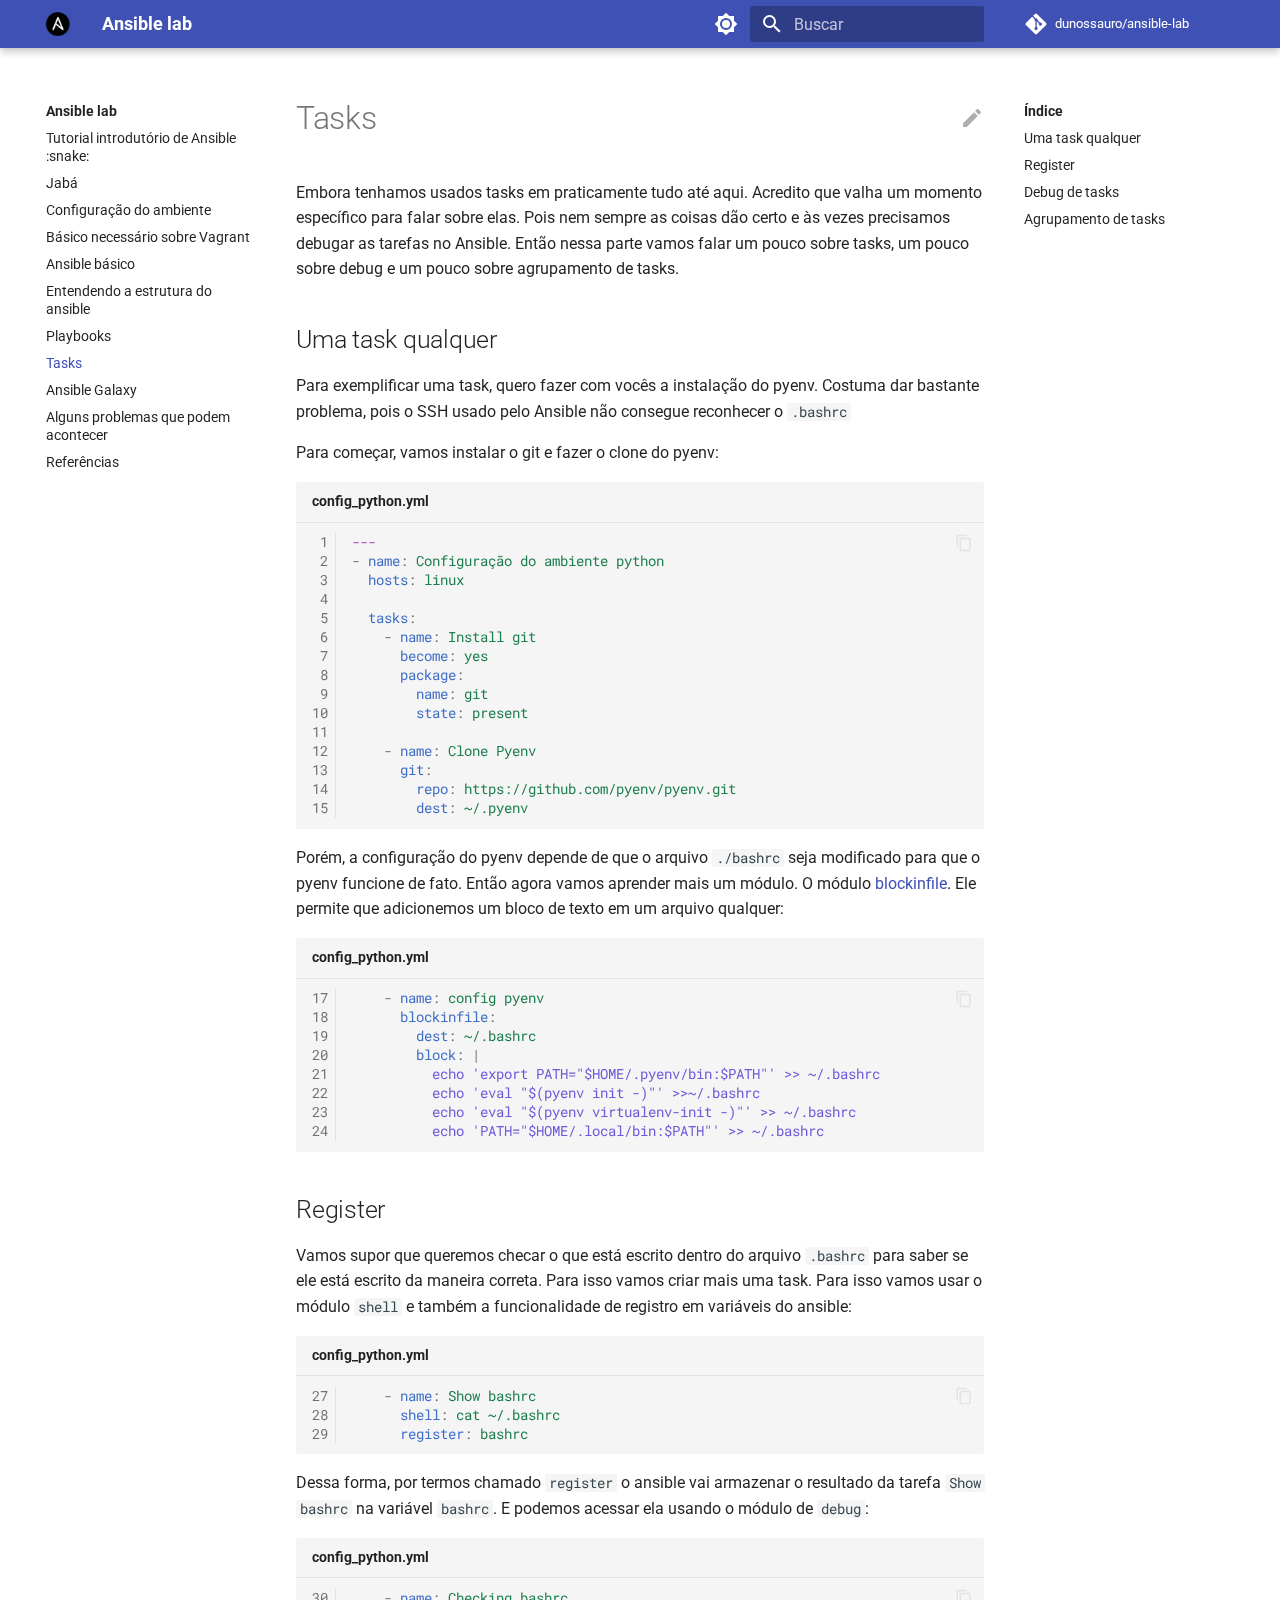
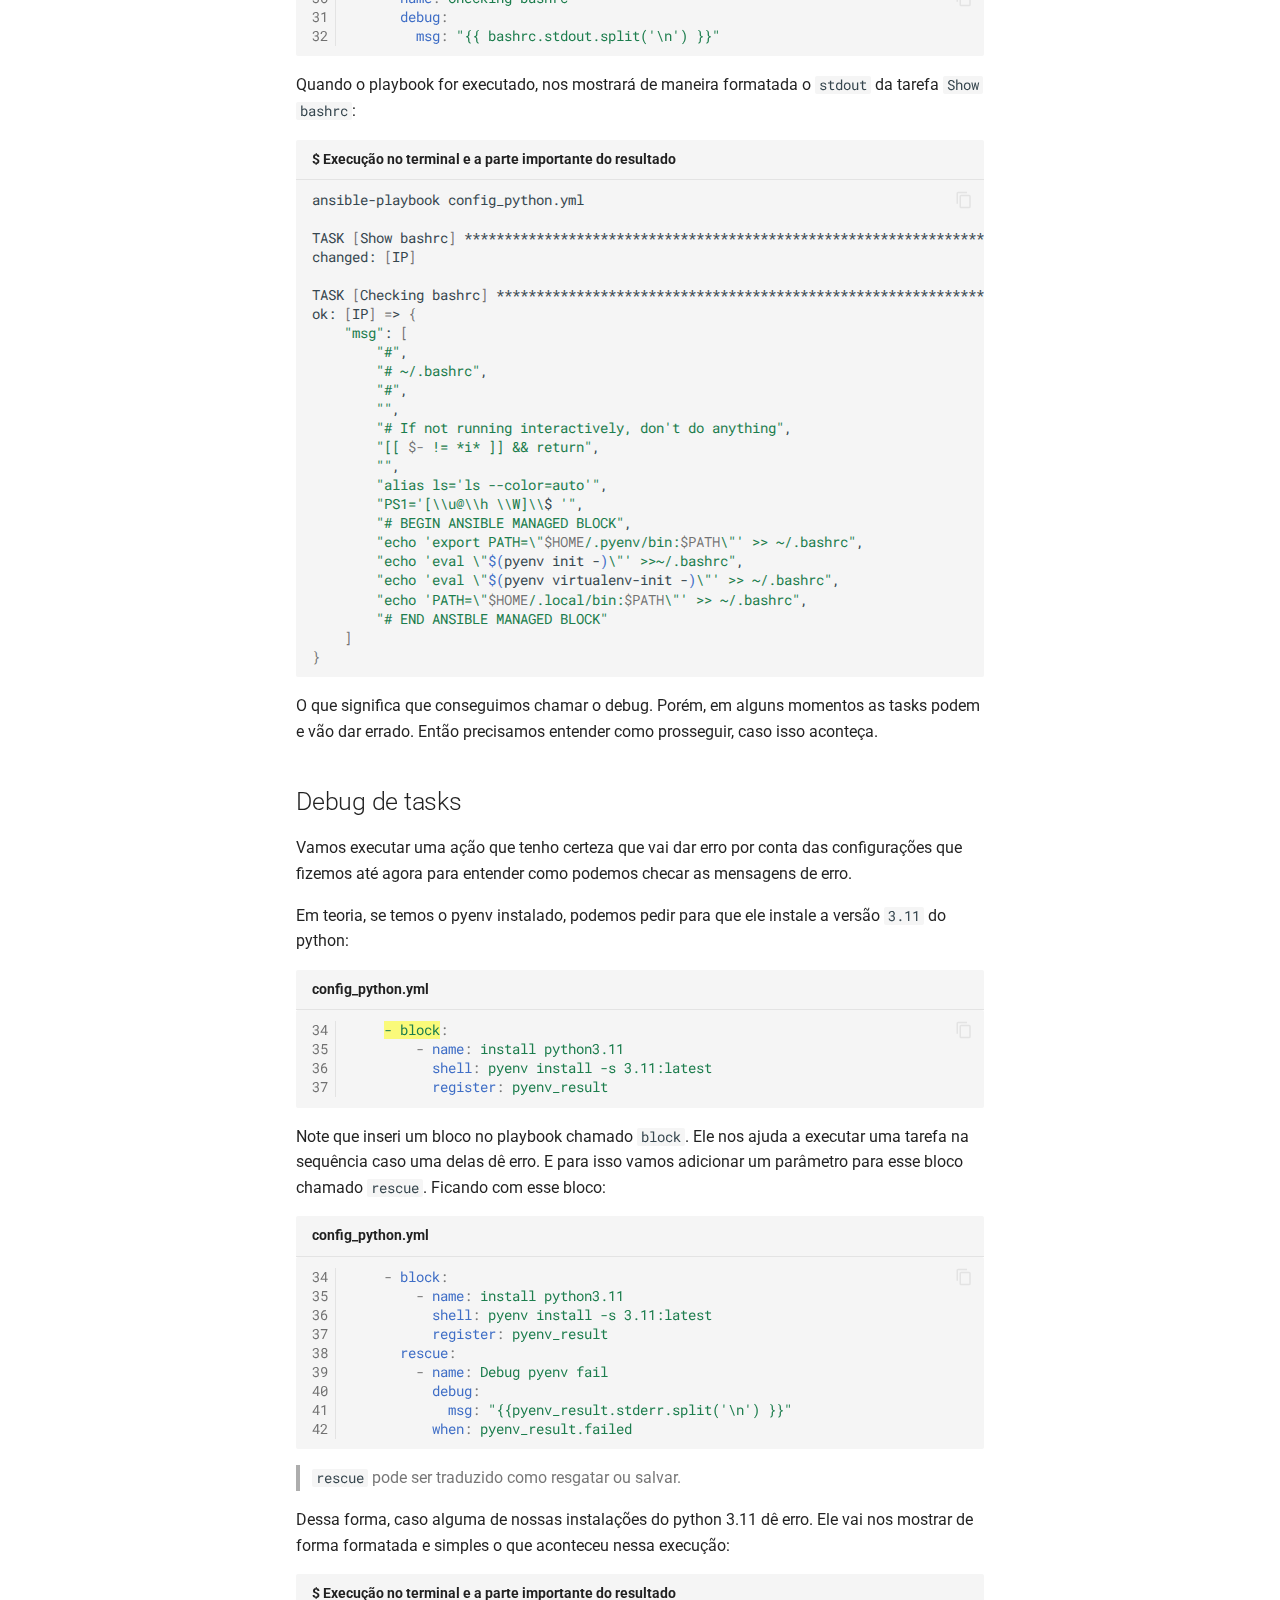
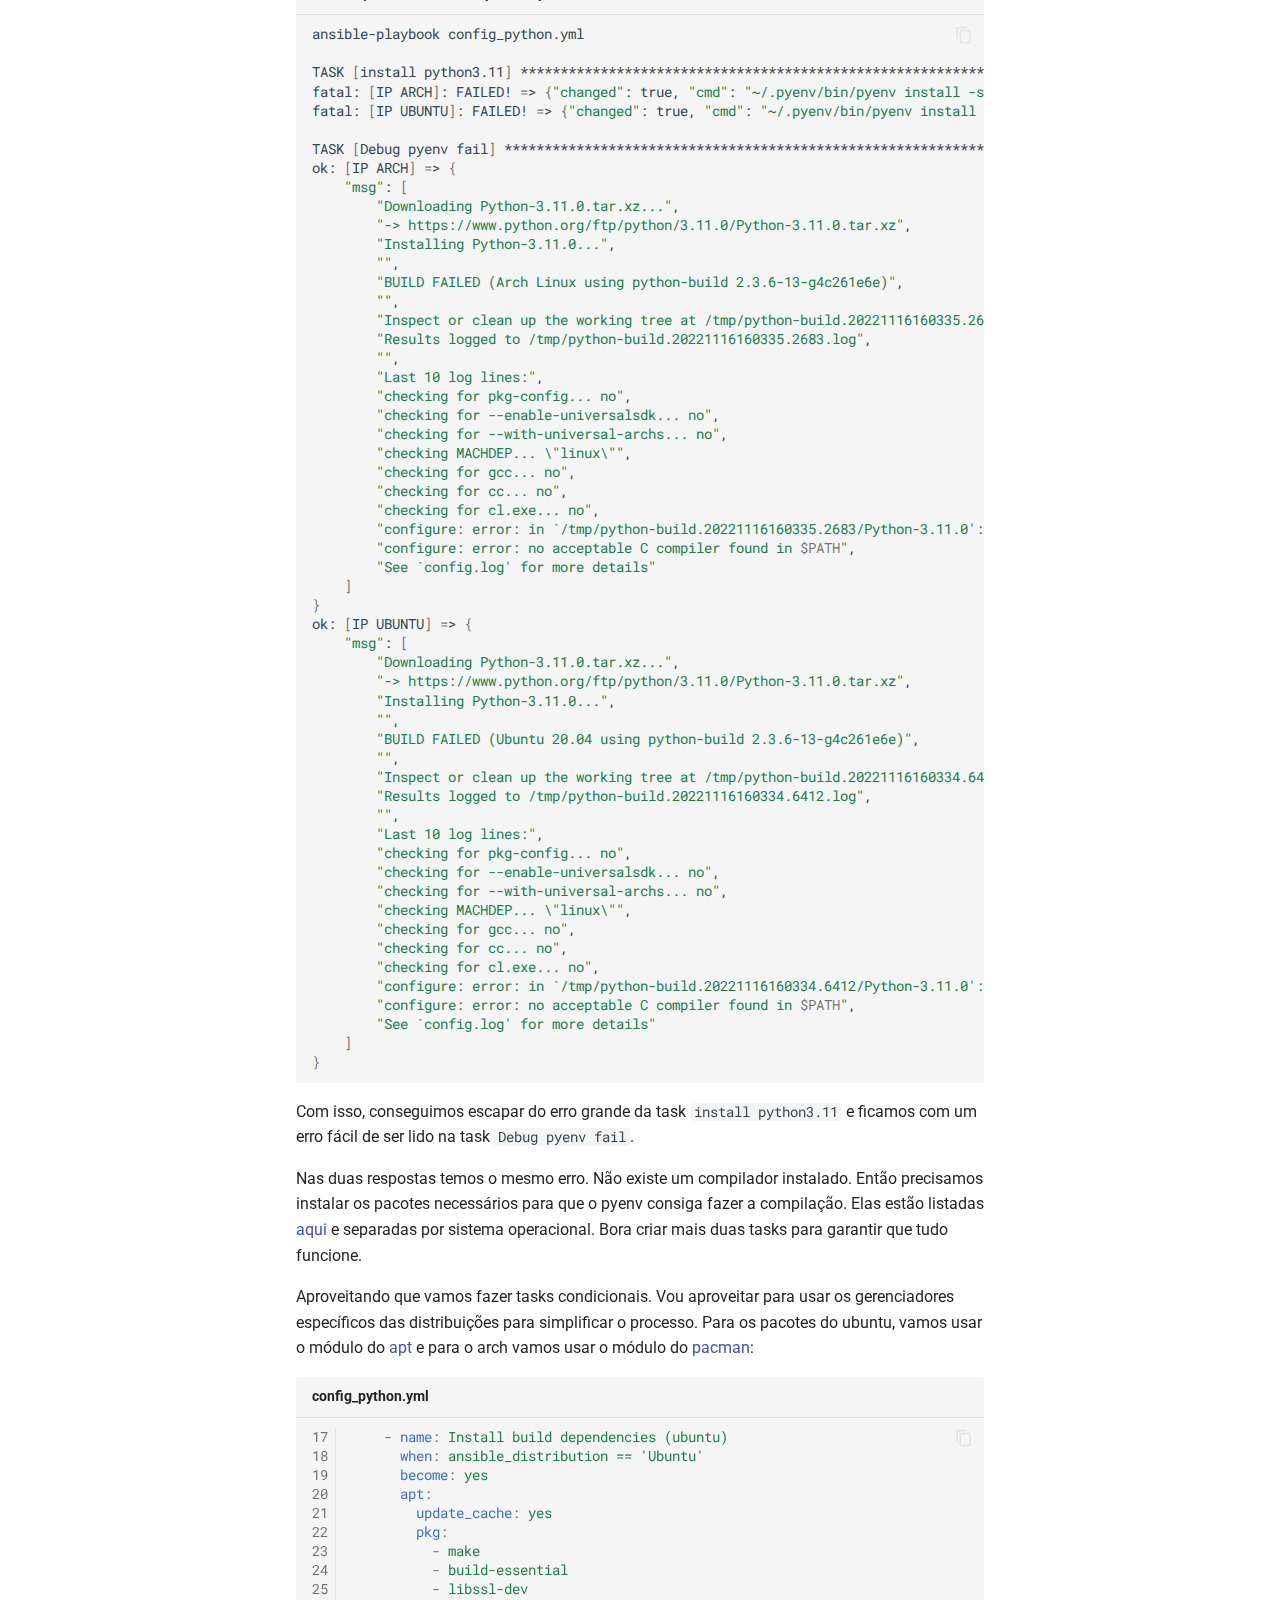
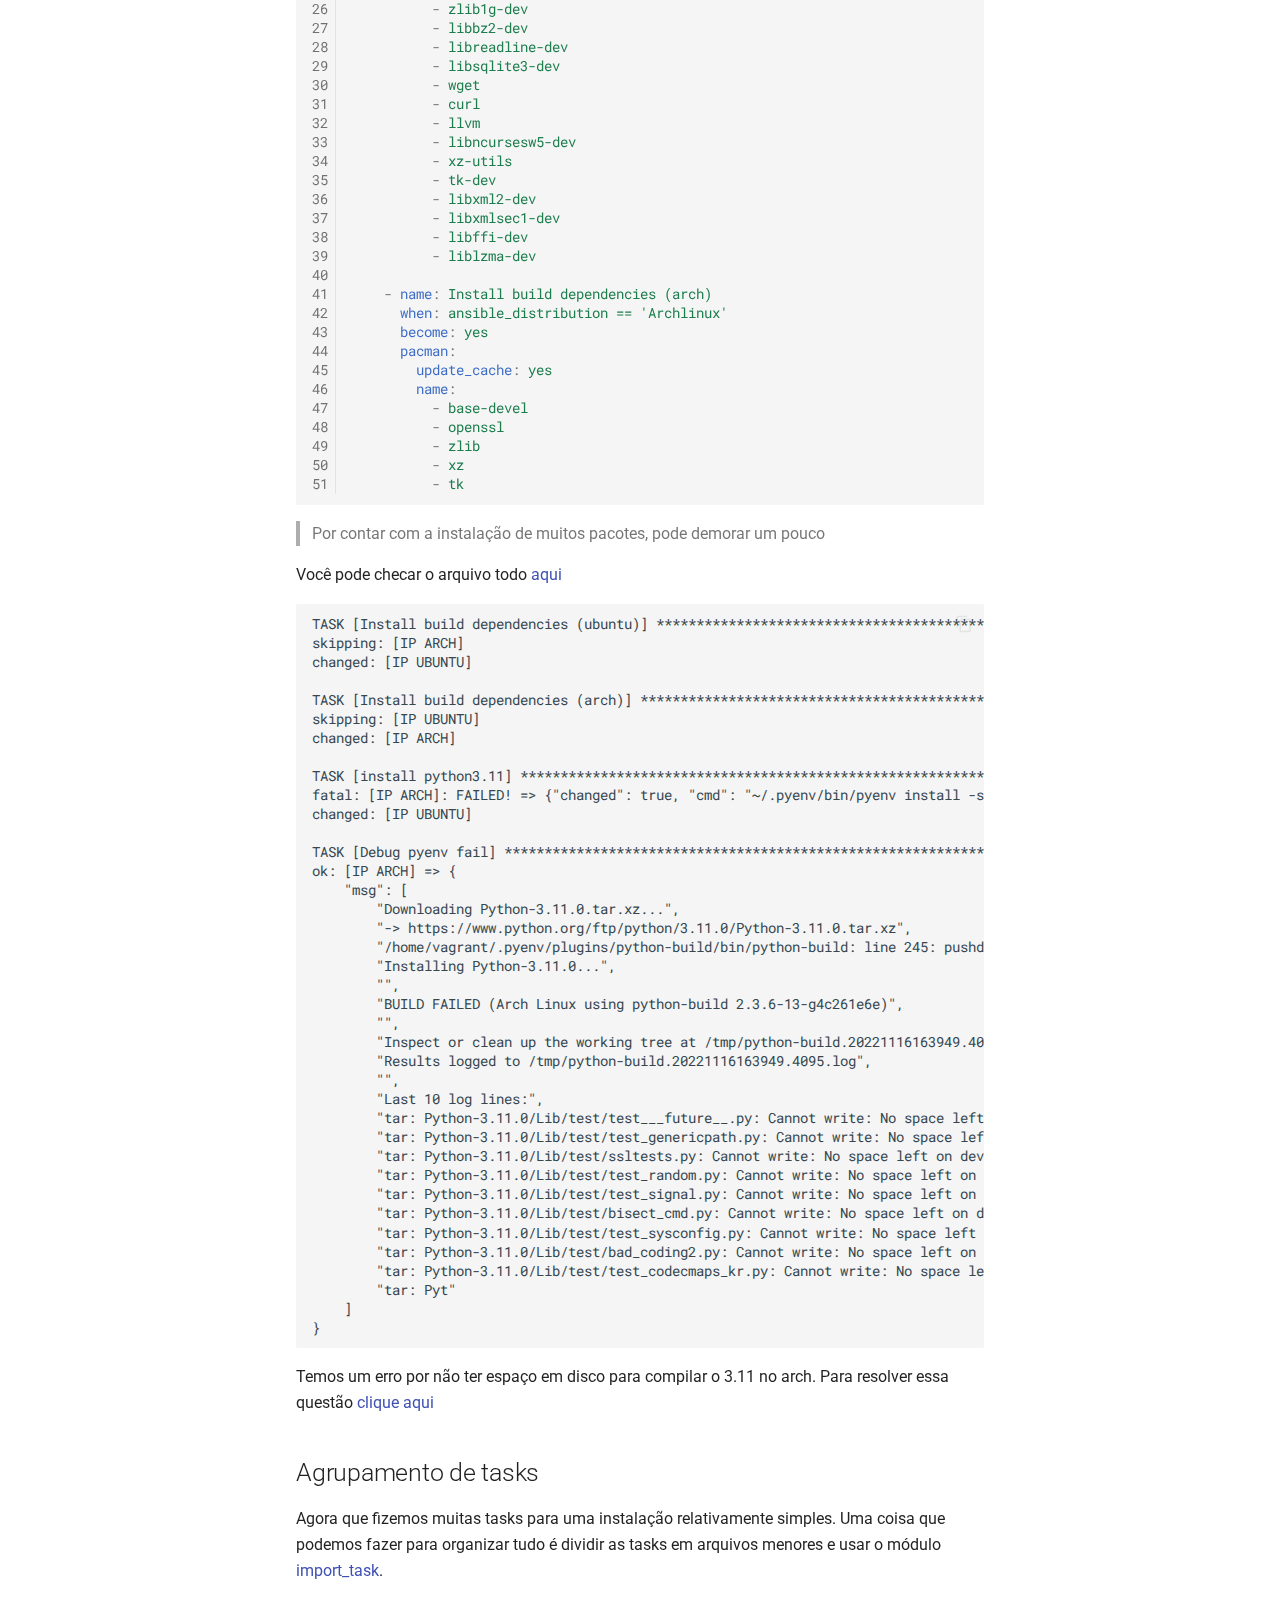
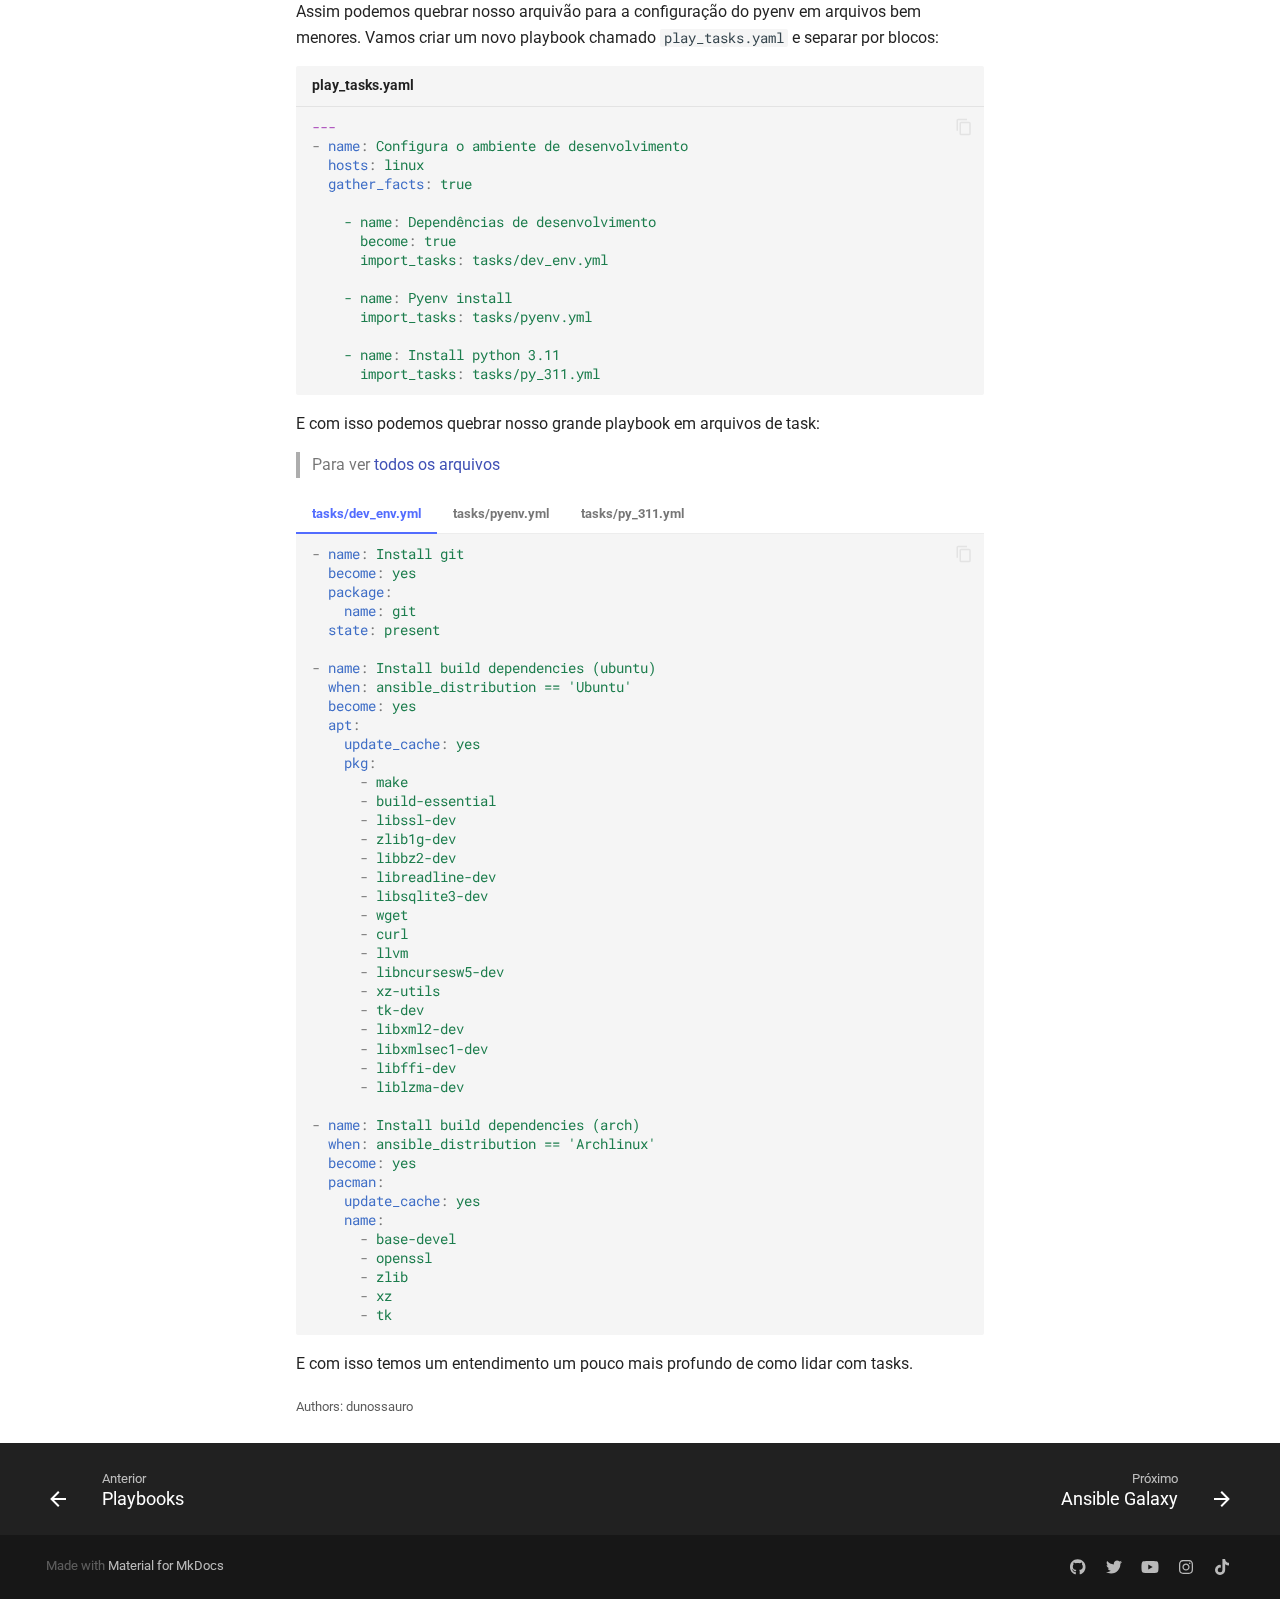
<file: 06_tasks/index.html>
<!doctype html>
<html lang="pt" class="no-js">
  <head>
    
      <meta charset="utf-8">
      <meta name="viewport" content="width=device-width,initial-scale=1">
      
      
      
      <link rel="icon" href="../images/ansible_logo.png">
      <meta name="generator" content="mkdocs-1.4.2, mkdocs-material-8.5.10">
    
    
      
        <title>Tasks - Ansible lab</title>
      
    
    
      <link rel="stylesheet" href="../assets/stylesheets/main.472b142f.min.css">
      
        
        <link rel="stylesheet" href="../assets/stylesheets/palette.08040f6c.min.css">
        
      
      

    
    
    
      
        
        
        <link rel="preconnect" href="https://fonts.gstatic.com" crossorigin>
        <link rel="stylesheet" href="https://fonts.googleapis.com/css?family=Roboto:300,300i,400,400i,700,700i%7CRoboto+Mono:400,400i,700,700i&display=fallback">
        <style>:root{--md-text-font:"Roboto";--md-code-font:"Roboto Mono"}</style>
      
    
    
      <link rel="stylesheet" href="../stylesheets/extra.css">
    
    <script>__md_scope=new URL("..",location),__md_hash=e=>[...e].reduce((e,_)=>(e<<5)-e+_.charCodeAt(0),0),__md_get=(e,_=localStorage,t=__md_scope)=>JSON.parse(_.getItem(t.pathname+"."+e)),__md_set=(e,_,t=localStorage,a=__md_scope)=>{try{t.setItem(a.pathname+"."+e,JSON.stringify(_))}catch(e){}}</script>
    
      

    
    
    
  </head>
  
  
    
    
      
    
    
    
    
    <body dir="ltr" data-md-color-scheme="default" data-md-color-primary="" data-md-color-accent="">
  
    
    
      <script>var palette=__md_get("__palette");if(palette&&"object"==typeof palette.color)for(var key of Object.keys(palette.color))document.body.setAttribute("data-md-color-"+key,palette.color[key])</script>
    
    <input class="md-toggle" data-md-toggle="drawer" type="checkbox" id="__drawer" autocomplete="off">
    <input class="md-toggle" data-md-toggle="search" type="checkbox" id="__search" autocomplete="off">
    <label class="md-overlay" for="__drawer"></label>
    <div data-md-component="skip">
      
        
        <a href="#tasks" class="md-skip">
          Ir para o conteúdo
        </a>
      
    </div>
    <div data-md-component="announce">
      
    </div>
    
    
      

<header class="md-header" data-md-component="header">
  <nav class="md-header__inner md-grid" aria-label="Cabeçalho">
    <a href=".." title="Ansible lab" class="md-header__button md-logo" aria-label="Ansible lab" data-md-component="logo">
      
  <img src="../images/ansible_logo.png" alt="logo">

    </a>
    <label class="md-header__button md-icon" for="__drawer">
      <svg xmlns="http://www.w3.org/2000/svg" viewBox="0 0 24 24"><path d="M3 6h18v2H3V6m0 5h18v2H3v-2m0 5h18v2H3v-2Z"/></svg>
    </label>
    <div class="md-header__title" data-md-component="header-title">
      <div class="md-header__ellipsis">
        <div class="md-header__topic">
          <span class="md-ellipsis">
            Ansible lab
          </span>
        </div>
        <div class="md-header__topic" data-md-component="header-topic">
          <span class="md-ellipsis">
            
              Tasks
            
          </span>
        </div>
      </div>
    </div>
    
      <form class="md-header__option" data-md-component="palette">
        
          
          
          
          <input class="md-option" data-md-color-media="" data-md-color-scheme="default" data-md-color-primary="" data-md-color-accent=""  aria-label="Switch to dark mode"  type="radio" name="__palette" id="__palette_1">
          
            <label class="md-header__button md-icon" title="Switch to dark mode" for="__palette_2" hidden>
              <svg xmlns="http://www.w3.org/2000/svg" viewBox="0 0 24 24"><path d="M12 8a4 4 0 0 0-4 4 4 4 0 0 0 4 4 4 4 0 0 0 4-4 4 4 0 0 0-4-4m0 10a6 6 0 0 1-6-6 6 6 0 0 1 6-6 6 6 0 0 1 6 6 6 6 0 0 1-6 6m8-9.31V4h-4.69L12 .69 8.69 4H4v4.69L.69 12 4 15.31V20h4.69L12 23.31 15.31 20H20v-4.69L23.31 12 20 8.69Z"/></svg>
            </label>
          
        
          
          
          
          <input class="md-option" data-md-color-media="" data-md-color-scheme="slate" data-md-color-primary="" data-md-color-accent=""  aria-label="Switch to light mode"  type="radio" name="__palette" id="__palette_2">
          
            <label class="md-header__button md-icon" title="Switch to light mode" for="__palette_1" hidden>
              <svg xmlns="http://www.w3.org/2000/svg" viewBox="0 0 24 24"><path d="M12 18c-.89 0-1.74-.2-2.5-.55C11.56 16.5 13 14.42 13 12c0-2.42-1.44-4.5-3.5-5.45C10.26 6.2 11.11 6 12 6a6 6 0 0 1 6 6 6 6 0 0 1-6 6m8-9.31V4h-4.69L12 .69 8.69 4H4v4.69L.69 12 4 15.31V20h4.69L12 23.31 15.31 20H20v-4.69L23.31 12 20 8.69Z"/></svg>
            </label>
          
        
      </form>
    
    
    
      <label class="md-header__button md-icon" for="__search">
        <svg xmlns="http://www.w3.org/2000/svg" viewBox="0 0 24 24"><path d="M9.5 3A6.5 6.5 0 0 1 16 9.5c0 1.61-.59 3.09-1.56 4.23l.27.27h.79l5 5-1.5 1.5-5-5v-.79l-.27-.27A6.516 6.516 0 0 1 9.5 16 6.5 6.5 0 0 1 3 9.5 6.5 6.5 0 0 1 9.5 3m0 2C7 5 5 7 5 9.5S7 14 9.5 14 14 12 14 9.5 12 5 9.5 5Z"/></svg>
      </label>
      <div class="md-search" data-md-component="search" role="dialog">
  <label class="md-search__overlay" for="__search"></label>
  <div class="md-search__inner" role="search">
    <form class="md-search__form" name="search">
      <input type="text" class="md-search__input" name="query" aria-label="Buscar" placeholder="Buscar" autocapitalize="off" autocorrect="off" autocomplete="off" spellcheck="false" data-md-component="search-query" required>
      <label class="md-search__icon md-icon" for="__search">
        <svg xmlns="http://www.w3.org/2000/svg" viewBox="0 0 24 24"><path d="M9.5 3A6.5 6.5 0 0 1 16 9.5c0 1.61-.59 3.09-1.56 4.23l.27.27h.79l5 5-1.5 1.5-5-5v-.79l-.27-.27A6.516 6.516 0 0 1 9.5 16 6.5 6.5 0 0 1 3 9.5 6.5 6.5 0 0 1 9.5 3m0 2C7 5 5 7 5 9.5S7 14 9.5 14 14 12 14 9.5 12 5 9.5 5Z"/></svg>
        <svg xmlns="http://www.w3.org/2000/svg" viewBox="0 0 24 24"><path d="M20 11v2H8l5.5 5.5-1.42 1.42L4.16 12l7.92-7.92L13.5 5.5 8 11h12Z"/></svg>
      </label>
      <nav class="md-search__options" aria-label="Pesquisar">
        
        <button type="reset" class="md-search__icon md-icon" title="Limpar" aria-label="Limpar" tabindex="-1">
          <svg xmlns="http://www.w3.org/2000/svg" viewBox="0 0 24 24"><path d="M19 6.41 17.59 5 12 10.59 6.41 5 5 6.41 10.59 12 5 17.59 6.41 19 12 13.41 17.59 19 19 17.59 13.41 12 19 6.41Z"/></svg>
        </button>
      </nav>
      
    </form>
    <div class="md-search__output">
      <div class="md-search__scrollwrap" data-md-scrollfix>
        <div class="md-search-result" data-md-component="search-result">
          <div class="md-search-result__meta">
            Inicializando a pesquisa
          </div>
          <ol class="md-search-result__list"></ol>
        </div>
      </div>
    </div>
  </div>
</div>
    
    
      <div class="md-header__source">
        <a href="https://github.com/dunossauro/ansible-lab" title="Ir ao repositório" class="md-source" data-md-component="source">
  <div class="md-source__icon md-icon">
    
    <svg xmlns="http://www.w3.org/2000/svg" viewBox="0 0 448 512"><!--! Font Awesome Free 6.2.0 by @fontawesome - https://fontawesome.com License - https://fontawesome.com/license/free (Icons: CC BY 4.0, Fonts: SIL OFL 1.1, Code: MIT License) Copyright 2022 Fonticons, Inc.--><path d="M439.55 236.05 244 40.45a28.87 28.87 0 0 0-40.81 0l-40.66 40.63 51.52 51.52c27.06-9.14 52.68 16.77 43.39 43.68l49.66 49.66c34.23-11.8 61.18 31 35.47 56.69-26.49 26.49-70.21-2.87-56-37.34L240.22 199v121.85c25.3 12.54 22.26 41.85 9.08 55a34.34 34.34 0 0 1-48.55 0c-17.57-17.6-11.07-46.91 11.25-56v-123c-20.8-8.51-24.6-30.74-18.64-45L142.57 101 8.45 235.14a28.86 28.86 0 0 0 0 40.81l195.61 195.6a28.86 28.86 0 0 0 40.8 0l194.69-194.69a28.86 28.86 0 0 0 0-40.81z"/></svg>
  </div>
  <div class="md-source__repository">
    dunossauro/ansible-lab
  </div>
</a>
      </div>
    
  </nav>
  
</header>
    
    <div class="md-container" data-md-component="container">
      
      
        
          
        
      
      <main class="md-main" data-md-component="main">
        <div class="md-main__inner md-grid">
          
            
              
              <div class="md-sidebar md-sidebar--primary" data-md-component="sidebar" data-md-type="navigation" >
                <div class="md-sidebar__scrollwrap">
                  <div class="md-sidebar__inner">
                    


<nav class="md-nav md-nav--primary" aria-label="Navegação" data-md-level="0">
  <label class="md-nav__title" for="__drawer">
    <a href=".." title="Ansible lab" class="md-nav__button md-logo" aria-label="Ansible lab" data-md-component="logo">
      
  <img src="../images/ansible_logo.png" alt="logo">

    </a>
    Ansible lab
  </label>
  
    <div class="md-nav__source">
      <a href="https://github.com/dunossauro/ansible-lab" title="Ir ao repositório" class="md-source" data-md-component="source">
  <div class="md-source__icon md-icon">
    
    <svg xmlns="http://www.w3.org/2000/svg" viewBox="0 0 448 512"><!--! Font Awesome Free 6.2.0 by @fontawesome - https://fontawesome.com License - https://fontawesome.com/license/free (Icons: CC BY 4.0, Fonts: SIL OFL 1.1, Code: MIT License) Copyright 2022 Fonticons, Inc.--><path d="M439.55 236.05 244 40.45a28.87 28.87 0 0 0-40.81 0l-40.66 40.63 51.52 51.52c27.06-9.14 52.68 16.77 43.39 43.68l49.66 49.66c34.23-11.8 61.18 31 35.47 56.69-26.49 26.49-70.21-2.87-56-37.34L240.22 199v121.85c25.3 12.54 22.26 41.85 9.08 55a34.34 34.34 0 0 1-48.55 0c-17.57-17.6-11.07-46.91 11.25-56v-123c-20.8-8.51-24.6-30.74-18.64-45L142.57 101 8.45 235.14a28.86 28.86 0 0 0 0 40.81l195.61 195.6a28.86 28.86 0 0 0 40.8 0l194.69-194.69a28.86 28.86 0 0 0 0-40.81z"/></svg>
  </div>
  <div class="md-source__repository">
    dunossauro/ansible-lab
  </div>
</a>
    </div>
  
  <ul class="md-nav__list" data-md-scrollfix>
    
      
      
      

  
  
  
    <li class="md-nav__item">
      <a href=".." class="md-nav__link">
        Tutorial introdutório de Ansible :snake:
      </a>
    </li>
  

    
      
      
      

  
  
  
    <li class="md-nav__item">
      <a href="../00_jaba/" class="md-nav__link">
        Jabá
      </a>
    </li>
  

    
      
      
      

  
  
  
    <li class="md-nav__item">
      <a href="../01_configuracao_do_ambiente/" class="md-nav__link">
        Configuração do ambiente
      </a>
    </li>
  

    
      
      
      

  
  
  
    <li class="md-nav__item">
      <a href="../02_o_basico_necessario_sobre_vagrant/" class="md-nav__link">
        Básico necessário sobre Vagrant
      </a>
    </li>
  

    
      
      
      

  
  
  
    <li class="md-nav__item">
      <a href="../03_ansible_basico/" class="md-nav__link">
        Ansible básico
      </a>
    </li>
  

    
      
      
      

  
  
  
    <li class="md-nav__item">
      <a href="../04_configuracao_do_ansible/" class="md-nav__link">
        Entendendo a estrutura do ansible
      </a>
    </li>
  

    
      
      
      

  
  
  
    <li class="md-nav__item">
      <a href="../05_playbooks/" class="md-nav__link">
        Playbooks
      </a>
    </li>
  

    
      
      
      

  
  
    
  
  
    <li class="md-nav__item md-nav__item--active">
      
      <input class="md-nav__toggle md-toggle" data-md-toggle="toc" type="checkbox" id="__toc">
      
      
        
      
      
        <label class="md-nav__link md-nav__link--active" for="__toc">
          Tasks
          <span class="md-nav__icon md-icon"></span>
        </label>
      
      <a href="./" class="md-nav__link md-nav__link--active">
        Tasks
      </a>
      
        

<nav class="md-nav md-nav--secondary" aria-label="Índice">
  
  
  
    
  
  
    <label class="md-nav__title" for="__toc">
      <span class="md-nav__icon md-icon"></span>
      Índice
    </label>
    <ul class="md-nav__list" data-md-component="toc" data-md-scrollfix>
      
        <li class="md-nav__item">
  <a href="#uma-task-qualquer" class="md-nav__link">
    Uma task qualquer
  </a>
  
</li>
      
        <li class="md-nav__item">
  <a href="#register" class="md-nav__link">
    Register
  </a>
  
</li>
      
        <li class="md-nav__item">
  <a href="#debug-de-tasks" class="md-nav__link">
    Debug de tasks
  </a>
  
</li>
      
        <li class="md-nav__item">
  <a href="#agrupamento-de-tasks" class="md-nav__link">
    Agrupamento de tasks
  </a>
  
</li>
      
    </ul>
  
</nav>
      
    </li>
  

    
      
      
      

  
  
  
    <li class="md-nav__item">
      <a href="../07_ansible_galaxy/" class="md-nav__link">
        Ansible Galaxy
      </a>
    </li>
  

    
      
      
      

  
  
  
    <li class="md-nav__item">
      <a href="../99_problemas_comuns/" class="md-nav__link">
        Alguns problemas que podem acontecer
      </a>
    </li>
  

    
      
      
      

  
  
  
    <li class="md-nav__item">
      <a href="../referencias/" class="md-nav__link">
        Referências
      </a>
    </li>
  

    
  </ul>
</nav>
                  </div>
                </div>
              </div>
            
            
              
              <div class="md-sidebar md-sidebar--secondary" data-md-component="sidebar" data-md-type="toc" >
                <div class="md-sidebar__scrollwrap">
                  <div class="md-sidebar__inner">
                    

<nav class="md-nav md-nav--secondary" aria-label="Índice">
  
  
  
    
  
  
    <label class="md-nav__title" for="__toc">
      <span class="md-nav__icon md-icon"></span>
      Índice
    </label>
    <ul class="md-nav__list" data-md-component="toc" data-md-scrollfix>
      
        <li class="md-nav__item">
  <a href="#uma-task-qualquer" class="md-nav__link">
    Uma task qualquer
  </a>
  
</li>
      
        <li class="md-nav__item">
  <a href="#register" class="md-nav__link">
    Register
  </a>
  
</li>
      
        <li class="md-nav__item">
  <a href="#debug-de-tasks" class="md-nav__link">
    Debug de tasks
  </a>
  
</li>
      
        <li class="md-nav__item">
  <a href="#agrupamento-de-tasks" class="md-nav__link">
    Agrupamento de tasks
  </a>
  
</li>
      
    </ul>
  
</nav>
                  </div>
                </div>
              </div>
            
          
          
            <div class="md-content" data-md-component="content">
              <article class="md-content__inner md-typeset">
                
  
                  

  <a href="https://github.com/dunossauro/ansible-lab/tree/main/docs/06_tasks.md" title="Editar esta página" class="md-content__button md-icon">
    
    <svg xmlns="http://www.w3.org/2000/svg" viewBox="0 0 24 24"><path d="M20.71 7.04c.39-.39.39-1.04 0-1.41l-2.34-2.34c-.37-.39-1.02-.39-1.41 0l-1.84 1.83 3.75 3.75M3 17.25V21h3.75L17.81 9.93l-3.75-3.75L3 17.25Z"/></svg>
  </a>


<h1 id="tasks">Tasks</h1>
<p>Embora tenhamos usados tasks em praticamente tudo até aqui. Acredito que valha um momento específico para falar sobre elas. Pois nem sempre as coisas dão certo e às vezes precisamos debugar as tarefas no Ansible. Então nessa parte vamos falar um pouco sobre tasks, um pouco sobre debug e um pouco sobre agrupamento de tasks.</p>
<h2 id="uma-task-qualquer">Uma task qualquer</h2>
<p>Para exemplificar uma task, quero fazer com vocês a instalação do pyenv. Costuma dar bastante problema, pois o SSH usado pelo Ansible não consegue reconhecer o <code>.bashrc</code></p>
<p>Para começar, vamos instalar o git e fazer o clone do pyenv:</p>
<div class="highlight"><table class="highlighttable"><tr><th colspan="2" class="filename"><span class="filename">config_python.yml</span></th></tr><tr><td class="linenos"><div class="linenodiv"><pre><span></span><span class="normal"><a href="#__codelineno-0-1"> 1</a></span>
<span class="normal"><a href="#__codelineno-0-2"> 2</a></span>
<span class="normal"><a href="#__codelineno-0-3"> 3</a></span>
<span class="normal"><a href="#__codelineno-0-4"> 4</a></span>
<span class="normal"><a href="#__codelineno-0-5"> 5</a></span>
<span class="normal"><a href="#__codelineno-0-6"> 6</a></span>
<span class="normal"><a href="#__codelineno-0-7"> 7</a></span>
<span class="normal"><a href="#__codelineno-0-8"> 8</a></span>
<span class="normal"><a href="#__codelineno-0-9"> 9</a></span>
<span class="normal"><a href="#__codelineno-0-10">10</a></span>
<span class="normal"><a href="#__codelineno-0-11">11</a></span>
<span class="normal"><a href="#__codelineno-0-12">12</a></span>
<span class="normal"><a href="#__codelineno-0-13">13</a></span>
<span class="normal"><a href="#__codelineno-0-14">14</a></span>
<span class="normal"><a href="#__codelineno-0-15">15</a></span></pre></div></td><td class="code"><div><pre><span></span><code><a id="__codelineno-0-1" name="__codelineno-0-1"></a><span class="nn">---</span><span class="w"></span>
<a id="__codelineno-0-2" name="__codelineno-0-2"></a><span class="p p-Indicator">-</span><span class="w"> </span><span class="nt">name</span><span class="p">:</span><span class="w"> </span><span class="l l-Scalar l-Scalar-Plain">Configuração do ambiente python</span><span class="w"></span>
<a id="__codelineno-0-3" name="__codelineno-0-3"></a><span class="w">  </span><span class="nt">hosts</span><span class="p">:</span><span class="w"> </span><span class="l l-Scalar l-Scalar-Plain">linux</span><span class="w"></span>
<a id="__codelineno-0-4" name="__codelineno-0-4"></a>
<a id="__codelineno-0-5" name="__codelineno-0-5"></a><span class="w">  </span><span class="nt">tasks</span><span class="p">:</span><span class="w"></span>
<a id="__codelineno-0-6" name="__codelineno-0-6"></a><span class="w">    </span><span class="p p-Indicator">-</span><span class="w"> </span><span class="nt">name</span><span class="p">:</span><span class="w"> </span><span class="l l-Scalar l-Scalar-Plain">Install git</span><span class="w"></span>
<a id="__codelineno-0-7" name="__codelineno-0-7"></a><span class="w">      </span><span class="nt">become</span><span class="p">:</span><span class="w"> </span><span class="l l-Scalar l-Scalar-Plain">yes</span><span class="w"></span>
<a id="__codelineno-0-8" name="__codelineno-0-8"></a><span class="w">      </span><span class="nt">package</span><span class="p">:</span><span class="w"></span>
<a id="__codelineno-0-9" name="__codelineno-0-9"></a><span class="w">        </span><span class="nt">name</span><span class="p">:</span><span class="w"> </span><span class="l l-Scalar l-Scalar-Plain">git</span><span class="w"></span>
<a id="__codelineno-0-10" name="__codelineno-0-10"></a><span class="w">        </span><span class="nt">state</span><span class="p">:</span><span class="w"> </span><span class="l l-Scalar l-Scalar-Plain">present</span><span class="w"></span>
<a id="__codelineno-0-11" name="__codelineno-0-11"></a>
<a id="__codelineno-0-12" name="__codelineno-0-12"></a><span class="w">    </span><span class="p p-Indicator">-</span><span class="w"> </span><span class="nt">name</span><span class="p">:</span><span class="w"> </span><span class="l l-Scalar l-Scalar-Plain">Clone Pyenv</span><span class="w"></span>
<a id="__codelineno-0-13" name="__codelineno-0-13"></a><span class="w">      </span><span class="nt">git</span><span class="p">:</span><span class="w"></span>
<a id="__codelineno-0-14" name="__codelineno-0-14"></a><span class="w">        </span><span class="nt">repo</span><span class="p">:</span><span class="w"> </span><span class="l l-Scalar l-Scalar-Plain">https://github.com/pyenv/pyenv.git</span><span class="w"></span>
<a id="__codelineno-0-15" name="__codelineno-0-15"></a><span class="w">        </span><span class="nt">dest</span><span class="p">:</span><span class="w"> </span><span class="l l-Scalar l-Scalar-Plain">~/.pyenv</span><span class="w"></span>
</code></pre></div></td></tr></table></div>
<p>Porém, a configuração do pyenv depende de que o arquivo <code>./bashrc</code> seja modificado para que o pyenv funcione de fato. Então agora vamos aprender mais um módulo. O módulo <a href="https://docs.ansible.com/ansible/latest/collections/ansible/builtin/blockinfile_module.html">blockinfile</a>. Ele permite que adicionemos um bloco de texto em um arquivo qualquer:</p>
<div class="highlight"><table class="highlighttable"><tr><th colspan="2" class="filename"><span class="filename">config_python.yml</span></th></tr><tr><td class="linenos"><div class="linenodiv"><pre><span></span><span class="normal"><a href="#__codelineno-1-17">17</a></span>
<span class="normal"><a href="#__codelineno-1-18">18</a></span>
<span class="normal"><a href="#__codelineno-1-19">19</a></span>
<span class="normal"><a href="#__codelineno-1-20">20</a></span>
<span class="normal"><a href="#__codelineno-1-21">21</a></span>
<span class="normal"><a href="#__codelineno-1-22">22</a></span>
<span class="normal"><a href="#__codelineno-1-23">23</a></span>
<span class="normal"><a href="#__codelineno-1-24">24</a></span></pre></div></td><td class="code"><div><pre><span></span><code><a id="__codelineno-1-17" name="__codelineno-1-17"></a><span class="w">    </span><span class="p p-Indicator">-</span><span class="w"> </span><span class="nt">name</span><span class="p">:</span><span class="w"> </span><span class="l l-Scalar l-Scalar-Plain">config pyenv</span><span class="w"></span>
<a id="__codelineno-1-18" name="__codelineno-1-18"></a><span class="w">      </span><span class="nt">blockinfile</span><span class="p">:</span><span class="w"></span>
<a id="__codelineno-1-19" name="__codelineno-1-19"></a><span class="w">        </span><span class="nt">dest</span><span class="p">:</span><span class="w"> </span><span class="l l-Scalar l-Scalar-Plain">~/.bashrc</span><span class="w"></span>
<a id="__codelineno-1-20" name="__codelineno-1-20"></a><span class="w">        </span><span class="nt">block</span><span class="p">:</span><span class="w"> </span><span class="p p-Indicator">|</span><span class="w"></span>
<a id="__codelineno-1-21" name="__codelineno-1-21"></a><span class="w">          </span><span class="no">echo &#39;export PATH=&quot;$HOME/.pyenv/bin:$PATH&quot;&#39; &gt;&gt; ~/.bashrc</span><span class="w"></span>
<a id="__codelineno-1-22" name="__codelineno-1-22"></a><span class="w">          </span><span class="no">echo &#39;eval &quot;$(pyenv init -)&quot;&#39; &gt;&gt;~/.bashrc</span><span class="w"></span>
<a id="__codelineno-1-23" name="__codelineno-1-23"></a><span class="w">          </span><span class="no">echo &#39;eval &quot;$(pyenv virtualenv-init -)&quot;&#39; &gt;&gt; ~/.bashrc</span><span class="w"></span>
<a id="__codelineno-1-24" name="__codelineno-1-24"></a><span class="w">          </span><span class="no">echo &#39;PATH=&quot;$HOME/.local/bin:$PATH&quot;&#39; &gt;&gt; ~/.bashrc</span><span class="w"></span>
</code></pre></div></td></tr></table></div>
<h2 id="register">Register</h2>
<p>Vamos supor que queremos checar o que está escrito dentro do arquivo <code>.bashrc</code> para saber se ele está escrito da maneira correta. Para isso vamos criar mais uma task. Para isso vamos usar o módulo <code>shell</code> e também a funcionalidade de registro em variáveis do ansible:</p>
<div class="highlight"><table class="highlighttable"><tr><th colspan="2" class="filename"><span class="filename">config_python.yml</span></th></tr><tr><td class="linenos"><div class="linenodiv"><pre><span></span><span class="normal"><a href="#__codelineno-2-27">27</a></span>
<span class="normal"><a href="#__codelineno-2-28">28</a></span>
<span class="normal"><a href="#__codelineno-2-29">29</a></span></pre></div></td><td class="code"><div><pre><span></span><code><a id="__codelineno-2-27" name="__codelineno-2-27"></a><span class="w">    </span><span class="p p-Indicator">-</span><span class="w"> </span><span class="nt">name</span><span class="p">:</span><span class="w"> </span><span class="l l-Scalar l-Scalar-Plain">Show bashrc</span><span class="w"></span>
<a id="__codelineno-2-28" name="__codelineno-2-28"></a><span class="w">      </span><span class="nt">shell</span><span class="p">:</span><span class="w"> </span><span class="l l-Scalar l-Scalar-Plain">cat ~/.bashrc</span><span class="w"></span>
<a id="__codelineno-2-29" name="__codelineno-2-29"></a><span class="w">      </span><span class="nt">register</span><span class="p">:</span><span class="w"> </span><span class="l l-Scalar l-Scalar-Plain">bashrc</span><span class="w"></span>
</code></pre></div></td></tr></table></div>
<p>Dessa forma, por termos chamado <code>register</code> o ansible vai armazenar o resultado da tarefa <code>Show bashrc</code> na variável <code>bashrc</code>. E podemos acessar ela usando o módulo de <code>debug</code>:</p>
<div class="highlight"><table class="highlighttable"><tr><th colspan="2" class="filename"><span class="filename">config_python.yml</span></th></tr><tr><td class="linenos"><div class="linenodiv"><pre><span></span><span class="normal"><a href="#__codelineno-3-30">30</a></span>
<span class="normal"><a href="#__codelineno-3-31">31</a></span>
<span class="normal"><a href="#__codelineno-3-32">32</a></span></pre></div></td><td class="code"><div><pre><span></span><code><a id="__codelineno-3-30" name="__codelineno-3-30"></a><span class="w">    </span><span class="p p-Indicator">-</span><span class="w"> </span><span class="nt">name</span><span class="p">:</span><span class="w"> </span><span class="l l-Scalar l-Scalar-Plain">Checking bashrc</span><span class="w"></span>
<a id="__codelineno-3-31" name="__codelineno-3-31"></a><span class="w">      </span><span class="nt">debug</span><span class="p">:</span><span class="w"></span>
<a id="__codelineno-3-32" name="__codelineno-3-32"></a><span class="w">        </span><span class="nt">msg</span><span class="p">:</span><span class="w"> </span><span class="s">&quot;{{</span><span class="nv"> </span><span class="s">bashrc.stdout.split(&#39;\n&#39;)</span><span class="nv"> </span><span class="s">}}&quot;</span><span class="w"></span>
</code></pre></div></td></tr></table></div>
<p>Quando o playbook for executado, nos mostrará de maneira formatada o <code>stdout</code> da tarefa <code>Show bashrc</code>:</p>
<div class="highlight"><span class="filename">$ Execução no terminal e a parte importante do resultado</span><pre><span></span><code><a id="__codelineno-4-1" name="__codelineno-4-1" href="#__codelineno-4-1"></a>ansible-playbook config_python.yml
<a id="__codelineno-4-2" name="__codelineno-4-2" href="#__codelineno-4-2"></a>
<a id="__codelineno-4-3" name="__codelineno-4-3" href="#__codelineno-4-3"></a>TASK <span class="o">[</span>Show bashrc<span class="o">]</span> *******************************************************************************
<a id="__codelineno-4-4" name="__codelineno-4-4" href="#__codelineno-4-4"></a>changed: <span class="o">[</span>IP<span class="o">]</span>
<a id="__codelineno-4-5" name="__codelineno-4-5" href="#__codelineno-4-5"></a>
<a id="__codelineno-4-6" name="__codelineno-4-6" href="#__codelineno-4-6"></a>TASK <span class="o">[</span>Checking bashrc<span class="o">]</span> ********************************************************************
<a id="__codelineno-4-7" name="__codelineno-4-7" href="#__codelineno-4-7"></a>ok: <span class="o">[</span>IP<span class="o">]</span> <span class="o">=</span>&gt; <span class="o">{</span>
<a id="__codelineno-4-8" name="__codelineno-4-8" href="#__codelineno-4-8"></a>    <span class="s2">&quot;msg&quot;</span>: <span class="o">[</span>
<a id="__codelineno-4-9" name="__codelineno-4-9" href="#__codelineno-4-9"></a>        <span class="s2">&quot;#&quot;</span>,
<a id="__codelineno-4-10" name="__codelineno-4-10" href="#__codelineno-4-10"></a>        <span class="s2">&quot;# ~/.bashrc&quot;</span>,
<a id="__codelineno-4-11" name="__codelineno-4-11" href="#__codelineno-4-11"></a>        <span class="s2">&quot;#&quot;</span>,
<a id="__codelineno-4-12" name="__codelineno-4-12" href="#__codelineno-4-12"></a>        <span class="s2">&quot;&quot;</span>,
<a id="__codelineno-4-13" name="__codelineno-4-13" href="#__codelineno-4-13"></a>        <span class="s2">&quot;# If not running interactively, don&#39;t do anything&quot;</span>,
<a id="__codelineno-4-14" name="__codelineno-4-14" href="#__codelineno-4-14"></a>        <span class="s2">&quot;[[ </span><span class="nv">$-</span><span class="s2"> != *i* ]] &amp;&amp; return&quot;</span>,
<a id="__codelineno-4-15" name="__codelineno-4-15" href="#__codelineno-4-15"></a>        <span class="s2">&quot;&quot;</span>,
<a id="__codelineno-4-16" name="__codelineno-4-16" href="#__codelineno-4-16"></a>        <span class="s2">&quot;alias ls=&#39;ls --color=auto&#39;&quot;</span>,
<a id="__codelineno-4-17" name="__codelineno-4-17" href="#__codelineno-4-17"></a>        <span class="s2">&quot;PS1=&#39;[\\u@\\h \\W]\\</span>$<span class="s2"> &#39;&quot;</span>,
<a id="__codelineno-4-18" name="__codelineno-4-18" href="#__codelineno-4-18"></a>        <span class="s2">&quot;# BEGIN ANSIBLE MANAGED BLOCK&quot;</span>,
<a id="__codelineno-4-19" name="__codelineno-4-19" href="#__codelineno-4-19"></a>        <span class="s2">&quot;echo &#39;export PATH=\&quot;</span><span class="nv">$HOME</span><span class="s2">/.pyenv/bin:</span><span class="nv">$PATH</span><span class="s2">\&quot;&#39; &gt;&gt; ~/.bashrc&quot;</span>,
<a id="__codelineno-4-20" name="__codelineno-4-20" href="#__codelineno-4-20"></a>        <span class="s2">&quot;echo &#39;eval \&quot;</span><span class="k">$(</span>pyenv init -<span class="k">)</span><span class="s2">\&quot;&#39; &gt;&gt;~/.bashrc&quot;</span>,
<a id="__codelineno-4-21" name="__codelineno-4-21" href="#__codelineno-4-21"></a>        <span class="s2">&quot;echo &#39;eval \&quot;</span><span class="k">$(</span>pyenv virtualenv-init -<span class="k">)</span><span class="s2">\&quot;&#39; &gt;&gt; ~/.bashrc&quot;</span>,
<a id="__codelineno-4-22" name="__codelineno-4-22" href="#__codelineno-4-22"></a>        <span class="s2">&quot;echo &#39;PATH=\&quot;</span><span class="nv">$HOME</span><span class="s2">/.local/bin:</span><span class="nv">$PATH</span><span class="s2">\&quot;&#39; &gt;&gt; ~/.bashrc&quot;</span>,
<a id="__codelineno-4-23" name="__codelineno-4-23" href="#__codelineno-4-23"></a>        <span class="s2">&quot;# END ANSIBLE MANAGED BLOCK&quot;</span>
<a id="__codelineno-4-24" name="__codelineno-4-24" href="#__codelineno-4-24"></a>    <span class="o">]</span>
<a id="__codelineno-4-25" name="__codelineno-4-25" href="#__codelineno-4-25"></a><span class="o">}</span>
</code></pre></div>
<p>O que significa que conseguimos chamar o debug. Porém, em alguns momentos as tasks podem e vão dar errado. Então precisamos entender como prosseguir, caso isso aconteça.</p>
<h2 id="debug-de-tasks">Debug de tasks</h2>
<p>Vamos executar uma ação que tenho certeza que vai dar erro por conta das configurações que fizemos até agora para entender como podemos checar as mensagens de erro.</p>
<p>Em teoria, se temos o pyenv instalado, podemos pedir para que ele instale a versão <code>3.11</code> do python:</p>
<div class="highlight"><table class="highlighttable"><tr><th colspan="2" class="filename"><span class="filename">config_python.yml</span></th></tr><tr><td class="linenos"><div class="linenodiv"><pre><span></span><span class="normal"><a href="#__codelineno-5-34">34</a></span>
<span class="normal"><a href="#__codelineno-5-35">35</a></span>
<span class="normal"><a href="#__codelineno-5-36">36</a></span>
<span class="normal"><a href="#__codelineno-5-37">37</a></span></pre></div></td><td class="code"><div><pre><span></span><code><a id="__codelineno-5-34" name="__codelineno-5-34"></a><span class="w">    </span><span class="l l-Scalar l-Scalar-Plain"><mark class="critic">- block</mark></span><span class="p p-Indicator">:</span><span class="w"></span>
<a id="__codelineno-5-35" name="__codelineno-5-35"></a><span class="w">        </span><span class="p p-Indicator">-</span><span class="w"> </span><span class="nt">name</span><span class="p">:</span><span class="w"> </span><span class="l l-Scalar l-Scalar-Plain">install python3.11</span><span class="w"></span>
<a id="__codelineno-5-36" name="__codelineno-5-36"></a><span class="w">          </span><span class="nt">shell</span><span class="p">:</span><span class="w"> </span><span class="l l-Scalar l-Scalar-Plain">pyenv install -s 3.11:latest</span><span class="w"></span>
<a id="__codelineno-5-37" name="__codelineno-5-37"></a><span class="w">          </span><span class="nt">register</span><span class="p">:</span><span class="w"> </span><span class="l l-Scalar l-Scalar-Plain">pyenv_result</span><span class="w"></span>
</code></pre></div></td></tr></table></div>
<p>Note que inseri um bloco no playbook chamado <code>block</code>. Ele nos ajuda a executar uma tarefa na sequência caso uma delas dê erro. E para isso vamos adicionar um parâmetro para esse bloco chamado <code>rescue</code>. Ficando com esse bloco:</p>
<div class="highlight"><table class="highlighttable"><tr><th colspan="2" class="filename"><span class="filename">config_python.yml</span></th></tr><tr><td class="linenos"><div class="linenodiv"><pre><span></span><span class="normal"><a href="#__codelineno-6-34">34</a></span>
<span class="normal"><a href="#__codelineno-6-35">35</a></span>
<span class="normal"><a href="#__codelineno-6-36">36</a></span>
<span class="normal"><a href="#__codelineno-6-37">37</a></span>
<span class="normal"><a href="#__codelineno-6-38">38</a></span>
<span class="normal"><a href="#__codelineno-6-39">39</a></span>
<span class="normal"><a href="#__codelineno-6-40">40</a></span>
<span class="normal"><a href="#__codelineno-6-41">41</a></span>
<span class="normal"><a href="#__codelineno-6-42">42</a></span></pre></div></td><td class="code"><div><pre><span></span><code><a id="__codelineno-6-34" name="__codelineno-6-34"></a><span class="w">    </span><span class="p p-Indicator">-</span><span class="w"> </span><span class="nt">block</span><span class="p">:</span><span class="w"></span>
<a id="__codelineno-6-35" name="__codelineno-6-35"></a><span class="w">        </span><span class="p p-Indicator">-</span><span class="w"> </span><span class="nt">name</span><span class="p">:</span><span class="w"> </span><span class="l l-Scalar l-Scalar-Plain">install python3.11</span><span class="w"></span>
<a id="__codelineno-6-36" name="__codelineno-6-36"></a><span class="w">          </span><span class="nt">shell</span><span class="p">:</span><span class="w"> </span><span class="l l-Scalar l-Scalar-Plain">pyenv install -s 3.11:latest</span><span class="w"></span>
<a id="__codelineno-6-37" name="__codelineno-6-37"></a><span class="w">          </span><span class="nt">register</span><span class="p">:</span><span class="w"> </span><span class="l l-Scalar l-Scalar-Plain">pyenv_result</span><span class="w"></span>
<a id="__codelineno-6-38" name="__codelineno-6-38"></a><span class="w">      </span><span class="nt">rescue</span><span class="p">:</span><span class="w"></span>
<a id="__codelineno-6-39" name="__codelineno-6-39"></a><span class="w">        </span><span class="p p-Indicator">-</span><span class="w"> </span><span class="nt">name</span><span class="p">:</span><span class="w"> </span><span class="l l-Scalar l-Scalar-Plain">Debug pyenv fail</span><span class="w"></span>
<a id="__codelineno-6-40" name="__codelineno-6-40"></a><span class="w">          </span><span class="nt">debug</span><span class="p">:</span><span class="w"></span>
<a id="__codelineno-6-41" name="__codelineno-6-41"></a><span class="w">            </span><span class="nt">msg</span><span class="p">:</span><span class="w"> </span><span class="s">&quot;{{pyenv_result.stderr.split(&#39;\n&#39;)</span><span class="nv"> </span><span class="s">}}&quot;</span><span class="w"></span>
<a id="__codelineno-6-42" name="__codelineno-6-42"></a><span class="w">          </span><span class="nt">when</span><span class="p">:</span><span class="w"> </span><span class="l l-Scalar l-Scalar-Plain">pyenv_result.failed</span><span class="w"></span>
</code></pre></div></td></tr></table></div>
<blockquote>
<p><code>rescue</code> pode ser traduzido como resgatar ou salvar.</p>
</blockquote>
<p>Dessa forma, caso alguma de nossas instalações do python 3.11 dê erro. Ele vai nos mostrar de forma formatada e simples o que aconteceu nessa execução:</p>
<div class="highlight"><span class="filename">$ Execução no terminal e a parte importante do resultado</span><pre><span></span><code><a id="__codelineno-7-1" name="__codelineno-7-1" href="#__codelineno-7-1"></a>ansible-playbook config_python.yml
<a id="__codelineno-7-2" name="__codelineno-7-2" href="#__codelineno-7-2"></a>
<a id="__codelineno-7-3" name="__codelineno-7-3" href="#__codelineno-7-3"></a>TASK <span class="o">[</span>install python3.11<span class="o">]</span> *****************************************************************
<a id="__codelineno-7-4" name="__codelineno-7-4" href="#__codelineno-7-4"></a>fatal: <span class="o">[</span>IP ARCH<span class="o">]</span>: FAILED! <span class="o">=</span>&gt; <span class="o">{</span><span class="s2">&quot;changed&quot;</span>: true, <span class="s2">&quot;cmd&quot;</span>: <span class="s2">&quot;~/.pyenv/bin/pyenv install -s 3.11:latest&quot;</span>, <span class="s2">&quot;delta&quot;</span>: <span class="s2">&quot;0:00:03.326569&quot;</span>, <span class="s2">&quot;end&quot;</span>: <span class="s2">&quot;2022-11-16 16:03:38.101843&quot;</span>, <span class="s2">&quot;msg&quot;</span>: <span class="s2">&quot;non-zero return code&quot;</span>, <span class="s2">&quot;rc&quot;</span>: <span class="m">1</span>, <span class="s2">&quot;start&quot;</span>: <span class="s2">&quot;2022-11-16 16:03:34.775274&quot;</span>, <span class="s2">&quot;stderr&quot;</span>: <span class="s2">&quot;Downloading Python-3.11.0.tar.xz...\n-&gt; https://www.python.org/ftp/python/3.11.0/Python-3.11.0.tar.xz\nInstalling Python-3.11.0...\n\nBUILD FAILED (Ubuntu 20.04 using python-build 2.3.6-13-g4c261e6e)\n\nInspect or clean up the working tree at /tmp/python-build.20221116160334.6412\nResults logged to /tmp/python-build.20221116160334.6412.log\n\nLast 10 log lines:\nchecking for pkg-config... no\nchecking for --enable-universalsdk... no\nchecking for --with-universal-archs... no\nchecking MACHDEP... \&quot;linux\&quot;\nchecking for gcc... no\nchecking for cc... no\nchecking for cl.exe... no\nconfigure: error: in `/tmp/python-build.20221116160334.6412/Python-3.11.0&#39;:\nconfigure: error: no acceptable C compiler found in </span><span class="nv">$PATH</span><span class="s2">\nSee `config.log&#39; for more details&quot;</span>, <span class="s2">&quot;stderr_lines&quot;</span>: <span class="o">[</span><span class="s2">&quot;Downloading Python-3.11.0.tar.xz...&quot;</span>, <span class="s2">&quot;-&gt; https://www.python.org/ftp/python/3.11.0/Python-3.11.0.tar.xz&quot;</span>, <span class="s2">&quot;Installing Python-3.11.0...&quot;</span>, <span class="s2">&quot;&quot;</span>, <span class="s2">&quot;BUILD FAILED (Ubuntu 20.04 using python-build 2.3.6-13-g4c261e6e)&quot;</span>, <span class="s2">&quot;&quot;</span>, <span class="s2">&quot;Inspect or clean up the working tree at /tmp/python-build.20221116160334.6412&quot;</span>, <span class="s2">&quot;Results logged to /tmp/python-build.20221116160334.6412.log&quot;</span>, <span class="s2">&quot;&quot;</span>, <span class="s2">&quot;Last 10 log lines:&quot;</span>, <span class="s2">&quot;checking for pkg-config... no&quot;</span>, <span class="s2">&quot;checking for --enable-universalsdk... no&quot;</span>, <span class="s2">&quot;checking for --with-universal-archs... no&quot;</span>, <span class="s2">&quot;checking MACHDEP... \&quot;linux\&quot;&quot;</span>, <span class="s2">&quot;checking for gcc... no&quot;</span>, <span class="s2">&quot;checking for cc... no&quot;</span>, <span class="s2">&quot;checking for cl.exe... no&quot;</span>, <span class="s2">&quot;configure: error: in `/tmp/python-build.20221116160334.6412/Python-3.11.0&#39;:&quot;</span>, <span class="s2">&quot;configure: error: no acceptable C compiler found in </span><span class="nv">$PATH</span><span class="s2">&quot;</span>, <span class="s2">&quot;See `config.log&#39; for more details&quot;</span><span class="o">]</span>, <span class="s2">&quot;stdout&quot;</span>: <span class="s2">&quot;&quot;</span>, <span class="s2">&quot;stdout_lines&quot;</span>: <span class="o">[]}</span>
<a id="__codelineno-7-5" name="__codelineno-7-5" href="#__codelineno-7-5"></a>fatal: <span class="o">[</span>IP UBUNTU<span class="o">]</span>: FAILED! <span class="o">=</span>&gt; <span class="o">{</span><span class="s2">&quot;changed&quot;</span>: true, <span class="s2">&quot;cmd&quot;</span>: <span class="s2">&quot;~/.pyenv/bin/pyenv install -s 3.11:latest&quot;</span>, <span class="s2">&quot;delta&quot;</span>: <span class="s2">&quot;0:00:04.143002&quot;</span>, <span class="s2">&quot;end&quot;</span>: <span class="s2">&quot;2022-11-16 16:03:38.885921&quot;</span>, <span class="s2">&quot;msg&quot;</span>: <span class="s2">&quot;non-zero return code&quot;</span>, <span class="s2">&quot;rc&quot;</span>: <span class="m">1</span>, <span class="s2">&quot;start&quot;</span>: <span class="s2">&quot;2022-11-16 16:03:34.742919&quot;</span>, <span class="s2">&quot;stderr&quot;</span>: <span class="s2">&quot;Downloading Python-3.11.0.tar.xz...\n-&gt; https://www.python.org/ftp/python/3.11.0/Python-3.11.0.tar.xz\nInstalling Python-3.11.0...\n\nBUILD FAILED (Arch Linux using python-build 2.3.6-13-g4c261e6e)\n\nInspect or clean up the working tree at /tmp/python-build.20221116160335.2683\nResults logged to /tmp/python-build.20221116160335.2683.log\n\nLast 10 log lines:\nchecking for pkg-config... no\nchecking for --enable-universalsdk... no\nchecking for --with-universal-archs... no\nchecking MACHDEP... \&quot;linux\&quot;\nchecking for gcc... no\nchecking for cc... no\nchecking for cl.exe... no\nconfigure: error: in `/tmp/python-build.20221116160335.2683/Python-3.11.0&#39;:\nconfigure: error: no acceptable C compiler found in </span><span class="nv">$PATH</span><span class="s2">\nSee `config.log&#39; for more details&quot;</span>, <span class="s2">&quot;stderr_lines&quot;</span>: <span class="o">[</span><span class="s2">&quot;Downloading Python-3.11.0.tar.xz...&quot;</span>, <span class="s2">&quot;-&gt; https://www.python.org/ftp/python/3.11.0/Python-3.11.0.tar.xz&quot;</span>, <span class="s2">&quot;Installing Python-3.11.0...&quot;</span>, <span class="s2">&quot;&quot;</span>, <span class="s2">&quot;BUILD FAILED (Arch Linux using python-build 2.3.6-13-g4c261e6e)&quot;</span>, <span class="s2">&quot;&quot;</span>, <span class="s2">&quot;Inspect or clean up the working tree at /tmp/python-build.20221116160335.2683&quot;</span>, <span class="s2">&quot;Results logged to /tmp/python-build.20221116160335.2683.log&quot;</span>, <span class="s2">&quot;&quot;</span>, <span class="s2">&quot;Last 10 log lines:&quot;</span>, <span class="s2">&quot;checking for pkg-config... no&quot;</span>, <span class="s2">&quot;checking for --enable-universalsdk... no&quot;</span>, <span class="s2">&quot;checking for --with-universal-archs... no&quot;</span>, <span class="s2">&quot;checking MACHDEP... \&quot;linux\&quot;&quot;</span>, <span class="s2">&quot;checking for gcc... no&quot;</span>, <span class="s2">&quot;checking for cc... no&quot;</span>, <span class="s2">&quot;checking for cl.exe... no&quot;</span>, <span class="s2">&quot;configure: error: in `/tmp/python-build.20221116160335.2683/Python-3.11.0&#39;:&quot;</span>, <span class="s2">&quot;configure: error: no acceptable C compiler found in </span><span class="nv">$PATH</span><span class="s2">&quot;</span>, <span class="s2">&quot;See `config.log&#39; for more details&quot;</span><span class="o">]</span>, <span class="s2">&quot;stdout&quot;</span>: <span class="s2">&quot;&quot;</span>, <span class="s2">&quot;stdout_lines&quot;</span>: <span class="o">[]}</span>
<a id="__codelineno-7-6" name="__codelineno-7-6" href="#__codelineno-7-6"></a>
<a id="__codelineno-7-7" name="__codelineno-7-7" href="#__codelineno-7-7"></a>TASK <span class="o">[</span>Debug pyenv fail<span class="o">]</span> *******************************************************************
<a id="__codelineno-7-8" name="__codelineno-7-8" href="#__codelineno-7-8"></a>ok: <span class="o">[</span>IP ARCH<span class="o">]</span> <span class="o">=</span>&gt; <span class="o">{</span>
<a id="__codelineno-7-9" name="__codelineno-7-9" href="#__codelineno-7-9"></a>    <span class="s2">&quot;msg&quot;</span>: <span class="o">[</span>
<a id="__codelineno-7-10" name="__codelineno-7-10" href="#__codelineno-7-10"></a>        <span class="s2">&quot;Downloading Python-3.11.0.tar.xz...&quot;</span>,
<a id="__codelineno-7-11" name="__codelineno-7-11" href="#__codelineno-7-11"></a>        <span class="s2">&quot;-&gt; https://www.python.org/ftp/python/3.11.0/Python-3.11.0.tar.xz&quot;</span>,
<a id="__codelineno-7-12" name="__codelineno-7-12" href="#__codelineno-7-12"></a>        <span class="s2">&quot;Installing Python-3.11.0...&quot;</span>,
<a id="__codelineno-7-13" name="__codelineno-7-13" href="#__codelineno-7-13"></a>        <span class="s2">&quot;&quot;</span>,
<a id="__codelineno-7-14" name="__codelineno-7-14" href="#__codelineno-7-14"></a>        <span class="s2">&quot;BUILD FAILED (Arch Linux using python-build 2.3.6-13-g4c261e6e)&quot;</span>,
<a id="__codelineno-7-15" name="__codelineno-7-15" href="#__codelineno-7-15"></a>        <span class="s2">&quot;&quot;</span>,
<a id="__codelineno-7-16" name="__codelineno-7-16" href="#__codelineno-7-16"></a>        <span class="s2">&quot;Inspect or clean up the working tree at /tmp/python-build.20221116160335.2683&quot;</span>,
<a id="__codelineno-7-17" name="__codelineno-7-17" href="#__codelineno-7-17"></a>        <span class="s2">&quot;Results logged to /tmp/python-build.20221116160335.2683.log&quot;</span>,
<a id="__codelineno-7-18" name="__codelineno-7-18" href="#__codelineno-7-18"></a>        <span class="s2">&quot;&quot;</span>,
<a id="__codelineno-7-19" name="__codelineno-7-19" href="#__codelineno-7-19"></a>        <span class="s2">&quot;Last 10 log lines:&quot;</span>,
<a id="__codelineno-7-20" name="__codelineno-7-20" href="#__codelineno-7-20"></a>        <span class="s2">&quot;checking for pkg-config... no&quot;</span>,
<a id="__codelineno-7-21" name="__codelineno-7-21" href="#__codelineno-7-21"></a>        <span class="s2">&quot;checking for --enable-universalsdk... no&quot;</span>,
<a id="__codelineno-7-22" name="__codelineno-7-22" href="#__codelineno-7-22"></a>        <span class="s2">&quot;checking for --with-universal-archs... no&quot;</span>,
<a id="__codelineno-7-23" name="__codelineno-7-23" href="#__codelineno-7-23"></a>        <span class="s2">&quot;checking MACHDEP... \&quot;linux\&quot;&quot;</span>,
<a id="__codelineno-7-24" name="__codelineno-7-24" href="#__codelineno-7-24"></a>        <span class="s2">&quot;checking for gcc... no&quot;</span>,
<a id="__codelineno-7-25" name="__codelineno-7-25" href="#__codelineno-7-25"></a>        <span class="s2">&quot;checking for cc... no&quot;</span>,
<a id="__codelineno-7-26" name="__codelineno-7-26" href="#__codelineno-7-26"></a>        <span class="s2">&quot;checking for cl.exe... no&quot;</span>,
<a id="__codelineno-7-27" name="__codelineno-7-27" href="#__codelineno-7-27"></a>        <span class="s2">&quot;configure: error: in `/tmp/python-build.20221116160335.2683/Python-3.11.0&#39;:&quot;</span>,
<a id="__codelineno-7-28" name="__codelineno-7-28" href="#__codelineno-7-28"></a>        <span class="s2">&quot;configure: error: no acceptable C compiler found in </span><span class="nv">$PATH</span><span class="s2">&quot;</span>,
<a id="__codelineno-7-29" name="__codelineno-7-29" href="#__codelineno-7-29"></a>        <span class="s2">&quot;See `config.log&#39; for more details&quot;</span>
<a id="__codelineno-7-30" name="__codelineno-7-30" href="#__codelineno-7-30"></a>    <span class="o">]</span>
<a id="__codelineno-7-31" name="__codelineno-7-31" href="#__codelineno-7-31"></a><span class="o">}</span>
<a id="__codelineno-7-32" name="__codelineno-7-32" href="#__codelineno-7-32"></a>ok: <span class="o">[</span>IP UBUNTU<span class="o">]</span> <span class="o">=</span>&gt; <span class="o">{</span>
<a id="__codelineno-7-33" name="__codelineno-7-33" href="#__codelineno-7-33"></a>    <span class="s2">&quot;msg&quot;</span>: <span class="o">[</span>
<a id="__codelineno-7-34" name="__codelineno-7-34" href="#__codelineno-7-34"></a>        <span class="s2">&quot;Downloading Python-3.11.0.tar.xz...&quot;</span>,
<a id="__codelineno-7-35" name="__codelineno-7-35" href="#__codelineno-7-35"></a>        <span class="s2">&quot;-&gt; https://www.python.org/ftp/python/3.11.0/Python-3.11.0.tar.xz&quot;</span>,
<a id="__codelineno-7-36" name="__codelineno-7-36" href="#__codelineno-7-36"></a>        <span class="s2">&quot;Installing Python-3.11.0...&quot;</span>,
<a id="__codelineno-7-37" name="__codelineno-7-37" href="#__codelineno-7-37"></a>        <span class="s2">&quot;&quot;</span>,
<a id="__codelineno-7-38" name="__codelineno-7-38" href="#__codelineno-7-38"></a>        <span class="s2">&quot;BUILD FAILED (Ubuntu 20.04 using python-build 2.3.6-13-g4c261e6e)&quot;</span>,
<a id="__codelineno-7-39" name="__codelineno-7-39" href="#__codelineno-7-39"></a>        <span class="s2">&quot;&quot;</span>,
<a id="__codelineno-7-40" name="__codelineno-7-40" href="#__codelineno-7-40"></a>        <span class="s2">&quot;Inspect or clean up the working tree at /tmp/python-build.20221116160334.6412&quot;</span>,
<a id="__codelineno-7-41" name="__codelineno-7-41" href="#__codelineno-7-41"></a>        <span class="s2">&quot;Results logged to /tmp/python-build.20221116160334.6412.log&quot;</span>,
<a id="__codelineno-7-42" name="__codelineno-7-42" href="#__codelineno-7-42"></a>        <span class="s2">&quot;&quot;</span>,
<a id="__codelineno-7-43" name="__codelineno-7-43" href="#__codelineno-7-43"></a>        <span class="s2">&quot;Last 10 log lines:&quot;</span>,
<a id="__codelineno-7-44" name="__codelineno-7-44" href="#__codelineno-7-44"></a>        <span class="s2">&quot;checking for pkg-config... no&quot;</span>,
<a id="__codelineno-7-45" name="__codelineno-7-45" href="#__codelineno-7-45"></a>        <span class="s2">&quot;checking for --enable-universalsdk... no&quot;</span>,
<a id="__codelineno-7-46" name="__codelineno-7-46" href="#__codelineno-7-46"></a>        <span class="s2">&quot;checking for --with-universal-archs... no&quot;</span>,
<a id="__codelineno-7-47" name="__codelineno-7-47" href="#__codelineno-7-47"></a>        <span class="s2">&quot;checking MACHDEP... \&quot;linux\&quot;&quot;</span>,
<a id="__codelineno-7-48" name="__codelineno-7-48" href="#__codelineno-7-48"></a>        <span class="s2">&quot;checking for gcc... no&quot;</span>,
<a id="__codelineno-7-49" name="__codelineno-7-49" href="#__codelineno-7-49"></a>        <span class="s2">&quot;checking for cc... no&quot;</span>,
<a id="__codelineno-7-50" name="__codelineno-7-50" href="#__codelineno-7-50"></a>        <span class="s2">&quot;checking for cl.exe... no&quot;</span>,
<a id="__codelineno-7-51" name="__codelineno-7-51" href="#__codelineno-7-51"></a>        <span class="s2">&quot;configure: error: in `/tmp/python-build.20221116160334.6412/Python-3.11.0&#39;:&quot;</span>,
<a id="__codelineno-7-52" name="__codelineno-7-52" href="#__codelineno-7-52"></a>        <span class="s2">&quot;configure: error: no acceptable C compiler found in </span><span class="nv">$PATH</span><span class="s2">&quot;</span>,
<a id="__codelineno-7-53" name="__codelineno-7-53" href="#__codelineno-7-53"></a>        <span class="s2">&quot;See `config.log&#39; for more details&quot;</span>
<a id="__codelineno-7-54" name="__codelineno-7-54" href="#__codelineno-7-54"></a>    <span class="o">]</span>
<a id="__codelineno-7-55" name="__codelineno-7-55" href="#__codelineno-7-55"></a><span class="o">}</span>
</code></pre></div>
<p>Com isso, conseguimos escapar do erro grande da task <code>install python3.11</code> e ficamos com um erro fácil de ser lido na task <code>Debug pyenv fail</code>.</p>
<p>Nas duas respostas temos o mesmo erro. Não existe um compilador instalado. Então precisamos instalar os pacotes necessários para que o pyenv consiga fazer a compilação. Elas estão listadas <a href="https://github.com/pyenv/pyenv/wiki#suggested-build-environment">aqui</a> e separadas por sistema operacional. Bora criar mais duas tasks para garantir que tudo funcione.</p>
<p>Aproveitando que vamos fazer tasks condicionais. Vou aproveitar para usar os gerenciadores específicos das distribuições para simplificar o processo. Para os pacotes do ubuntu, vamos usar o módulo do <a href="https://docs.ansible.com/ansible/latest/collections/ansible/builtin/apt_module.html">apt</a> e para o arch vamos usar o módulo do <a href="https://docs.ansible.com/ansible/latest/collections/community/general/pacman_module.html">pacman</a>:</p>
<div class="highlight"><table class="highlighttable"><tr><th colspan="2" class="filename"><span class="filename">config_python.yml</span></th></tr><tr><td class="linenos"><div class="linenodiv"><pre><span></span><span class="normal"><a href="#__codelineno-8-17">17</a></span>
<span class="normal"><a href="#__codelineno-8-18">18</a></span>
<span class="normal"><a href="#__codelineno-8-19">19</a></span>
<span class="normal"><a href="#__codelineno-8-20">20</a></span>
<span class="normal"><a href="#__codelineno-8-21">21</a></span>
<span class="normal"><a href="#__codelineno-8-22">22</a></span>
<span class="normal"><a href="#__codelineno-8-23">23</a></span>
<span class="normal"><a href="#__codelineno-8-24">24</a></span>
<span class="normal"><a href="#__codelineno-8-25">25</a></span>
<span class="normal"><a href="#__codelineno-8-26">26</a></span>
<span class="normal"><a href="#__codelineno-8-27">27</a></span>
<span class="normal"><a href="#__codelineno-8-28">28</a></span>
<span class="normal"><a href="#__codelineno-8-29">29</a></span>
<span class="normal"><a href="#__codelineno-8-30">30</a></span>
<span class="normal"><a href="#__codelineno-8-31">31</a></span>
<span class="normal"><a href="#__codelineno-8-32">32</a></span>
<span class="normal"><a href="#__codelineno-8-33">33</a></span>
<span class="normal"><a href="#__codelineno-8-34">34</a></span>
<span class="normal"><a href="#__codelineno-8-35">35</a></span>
<span class="normal"><a href="#__codelineno-8-36">36</a></span>
<span class="normal"><a href="#__codelineno-8-37">37</a></span>
<span class="normal"><a href="#__codelineno-8-38">38</a></span>
<span class="normal"><a href="#__codelineno-8-39">39</a></span>
<span class="normal"><a href="#__codelineno-8-40">40</a></span>
<span class="normal"><a href="#__codelineno-8-41">41</a></span>
<span class="normal"><a href="#__codelineno-8-42">42</a></span>
<span class="normal"><a href="#__codelineno-8-43">43</a></span>
<span class="normal"><a href="#__codelineno-8-44">44</a></span>
<span class="normal"><a href="#__codelineno-8-45">45</a></span>
<span class="normal"><a href="#__codelineno-8-46">46</a></span>
<span class="normal"><a href="#__codelineno-8-47">47</a></span>
<span class="normal"><a href="#__codelineno-8-48">48</a></span>
<span class="normal"><a href="#__codelineno-8-49">49</a></span>
<span class="normal"><a href="#__codelineno-8-50">50</a></span>
<span class="normal"><a href="#__codelineno-8-51">51</a></span></pre></div></td><td class="code"><div><pre><span></span><code><a id="__codelineno-8-17" name="__codelineno-8-17"></a><span class="w">    </span><span class="p p-Indicator">-</span><span class="w"> </span><span class="nt">name</span><span class="p">:</span><span class="w"> </span><span class="l l-Scalar l-Scalar-Plain">Install build dependencies (ubuntu)</span><span class="w"></span>
<a id="__codelineno-8-18" name="__codelineno-8-18"></a><span class="w">      </span><span class="nt">when</span><span class="p">:</span><span class="w"> </span><span class="l l-Scalar l-Scalar-Plain">ansible_distribution == &#39;Ubuntu&#39;</span><span class="w"></span>
<a id="__codelineno-8-19" name="__codelineno-8-19"></a><span class="w">      </span><span class="nt">become</span><span class="p">:</span><span class="w"> </span><span class="l l-Scalar l-Scalar-Plain">yes</span><span class="w"></span>
<a id="__codelineno-8-20" name="__codelineno-8-20"></a><span class="w">      </span><span class="nt">apt</span><span class="p">:</span><span class="w"></span>
<a id="__codelineno-8-21" name="__codelineno-8-21"></a><span class="w">        </span><span class="nt">update_cache</span><span class="p">:</span><span class="w"> </span><span class="l l-Scalar l-Scalar-Plain">yes</span><span class="w"></span>
<a id="__codelineno-8-22" name="__codelineno-8-22"></a><span class="w">        </span><span class="nt">pkg</span><span class="p">:</span><span class="w"></span>
<a id="__codelineno-8-23" name="__codelineno-8-23"></a><span class="w">          </span><span class="p p-Indicator">-</span><span class="w"> </span><span class="l l-Scalar l-Scalar-Plain">make</span><span class="w"></span>
<a id="__codelineno-8-24" name="__codelineno-8-24"></a><span class="w">          </span><span class="p p-Indicator">-</span><span class="w"> </span><span class="l l-Scalar l-Scalar-Plain">build-essential</span><span class="w"></span>
<a id="__codelineno-8-25" name="__codelineno-8-25"></a><span class="w">          </span><span class="p p-Indicator">-</span><span class="w"> </span><span class="l l-Scalar l-Scalar-Plain">libssl-dev</span><span class="w"></span>
<a id="__codelineno-8-26" name="__codelineno-8-26"></a><span class="w">          </span><span class="p p-Indicator">-</span><span class="w"> </span><span class="l l-Scalar l-Scalar-Plain">zlib1g-dev</span><span class="w"></span>
<a id="__codelineno-8-27" name="__codelineno-8-27"></a><span class="w">          </span><span class="p p-Indicator">-</span><span class="w"> </span><span class="l l-Scalar l-Scalar-Plain">libbz2-dev</span><span class="w"></span>
<a id="__codelineno-8-28" name="__codelineno-8-28"></a><span class="w">          </span><span class="p p-Indicator">-</span><span class="w"> </span><span class="l l-Scalar l-Scalar-Plain">libreadline-dev</span><span class="w"></span>
<a id="__codelineno-8-29" name="__codelineno-8-29"></a><span class="w">          </span><span class="p p-Indicator">-</span><span class="w"> </span><span class="l l-Scalar l-Scalar-Plain">libsqlite3-dev</span><span class="w"></span>
<a id="__codelineno-8-30" name="__codelineno-8-30"></a><span class="w">          </span><span class="p p-Indicator">-</span><span class="w"> </span><span class="l l-Scalar l-Scalar-Plain">wget</span><span class="w"></span>
<a id="__codelineno-8-31" name="__codelineno-8-31"></a><span class="w">          </span><span class="p p-Indicator">-</span><span class="w"> </span><span class="l l-Scalar l-Scalar-Plain">curl</span><span class="w"></span>
<a id="__codelineno-8-32" name="__codelineno-8-32"></a><span class="w">          </span><span class="p p-Indicator">-</span><span class="w"> </span><span class="l l-Scalar l-Scalar-Plain">llvm</span><span class="w"></span>
<a id="__codelineno-8-33" name="__codelineno-8-33"></a><span class="w">          </span><span class="p p-Indicator">-</span><span class="w"> </span><span class="l l-Scalar l-Scalar-Plain">libncursesw5-dev</span><span class="w"></span>
<a id="__codelineno-8-34" name="__codelineno-8-34"></a><span class="w">          </span><span class="p p-Indicator">-</span><span class="w"> </span><span class="l l-Scalar l-Scalar-Plain">xz-utils</span><span class="w"></span>
<a id="__codelineno-8-35" name="__codelineno-8-35"></a><span class="w">          </span><span class="p p-Indicator">-</span><span class="w"> </span><span class="l l-Scalar l-Scalar-Plain">tk-dev</span><span class="w"></span>
<a id="__codelineno-8-36" name="__codelineno-8-36"></a><span class="w">          </span><span class="p p-Indicator">-</span><span class="w"> </span><span class="l l-Scalar l-Scalar-Plain">libxml2-dev</span><span class="w"></span>
<a id="__codelineno-8-37" name="__codelineno-8-37"></a><span class="w">          </span><span class="p p-Indicator">-</span><span class="w"> </span><span class="l l-Scalar l-Scalar-Plain">libxmlsec1-dev</span><span class="w"></span>
<a id="__codelineno-8-38" name="__codelineno-8-38"></a><span class="w">          </span><span class="p p-Indicator">-</span><span class="w"> </span><span class="l l-Scalar l-Scalar-Plain">libffi-dev</span><span class="w"></span>
<a id="__codelineno-8-39" name="__codelineno-8-39"></a><span class="w">          </span><span class="p p-Indicator">-</span><span class="w"> </span><span class="l l-Scalar l-Scalar-Plain">liblzma-dev</span><span class="w"></span>
<a id="__codelineno-8-40" name="__codelineno-8-40"></a>
<a id="__codelineno-8-41" name="__codelineno-8-41"></a><span class="w">    </span><span class="p p-Indicator">-</span><span class="w"> </span><span class="nt">name</span><span class="p">:</span><span class="w"> </span><span class="l l-Scalar l-Scalar-Plain">Install build dependencies (arch)</span><span class="w"></span>
<a id="__codelineno-8-42" name="__codelineno-8-42"></a><span class="w">      </span><span class="nt">when</span><span class="p">:</span><span class="w"> </span><span class="l l-Scalar l-Scalar-Plain">ansible_distribution == &#39;Archlinux&#39;</span><span class="w"></span>
<a id="__codelineno-8-43" name="__codelineno-8-43"></a><span class="w">      </span><span class="nt">become</span><span class="p">:</span><span class="w"> </span><span class="l l-Scalar l-Scalar-Plain">yes</span><span class="w"></span>
<a id="__codelineno-8-44" name="__codelineno-8-44"></a><span class="w">      </span><span class="nt">pacman</span><span class="p">:</span><span class="w"></span>
<a id="__codelineno-8-45" name="__codelineno-8-45"></a><span class="w">        </span><span class="nt">update_cache</span><span class="p">:</span><span class="w"> </span><span class="l l-Scalar l-Scalar-Plain">yes</span><span class="w"></span>
<a id="__codelineno-8-46" name="__codelineno-8-46"></a><span class="w">        </span><span class="nt">name</span><span class="p">:</span><span class="w"></span>
<a id="__codelineno-8-47" name="__codelineno-8-47"></a><span class="w">          </span><span class="p p-Indicator">-</span><span class="w"> </span><span class="l l-Scalar l-Scalar-Plain">base-devel</span><span class="w"></span>
<a id="__codelineno-8-48" name="__codelineno-8-48"></a><span class="w">          </span><span class="p p-Indicator">-</span><span class="w"> </span><span class="l l-Scalar l-Scalar-Plain">openssl</span><span class="w"></span>
<a id="__codelineno-8-49" name="__codelineno-8-49"></a><span class="w">          </span><span class="p p-Indicator">-</span><span class="w"> </span><span class="l l-Scalar l-Scalar-Plain">zlib</span><span class="w"></span>
<a id="__codelineno-8-50" name="__codelineno-8-50"></a><span class="w">          </span><span class="p p-Indicator">-</span><span class="w"> </span><span class="l l-Scalar l-Scalar-Plain">xz</span><span class="w"></span>
<a id="__codelineno-8-51" name="__codelineno-8-51"></a><span class="w">          </span><span class="p p-Indicator">-</span><span class="w"> </span><span class="l l-Scalar l-Scalar-Plain">tk</span><span class="w"></span>
</code></pre></div></td></tr></table></div>
<blockquote>
<p>Por contar com a instalação de muitos pacotes, pode demorar um pouco</p>
</blockquote>
<p>Você pode checar o arquivo todo <a href="https://github.com/dunossauro/ansible-lab/blob/main/playbooks/config_python.yml">aqui</a></p>
<div class="highlight"><pre><span></span><code><a id="__codelineno-9-1" name="__codelineno-9-1" href="#__codelineno-9-1"></a>TASK [Install build dependencies (ubuntu)] ************************************************
<a id="__codelineno-9-2" name="__codelineno-9-2" href="#__codelineno-9-2"></a>skipping: [IP ARCH]
<a id="__codelineno-9-3" name="__codelineno-9-3" href="#__codelineno-9-3"></a>changed: [IP UBUNTU]
<a id="__codelineno-9-4" name="__codelineno-9-4" href="#__codelineno-9-4"></a>
<a id="__codelineno-9-5" name="__codelineno-9-5" href="#__codelineno-9-5"></a>TASK [Install build dependencies (arch)] **************************************************
<a id="__codelineno-9-6" name="__codelineno-9-6" href="#__codelineno-9-6"></a>skipping: [IP UBUNTU]
<a id="__codelineno-9-7" name="__codelineno-9-7" href="#__codelineno-9-7"></a>changed: [IP ARCH]
<a id="__codelineno-9-8" name="__codelineno-9-8" href="#__codelineno-9-8"></a>
<a id="__codelineno-9-9" name="__codelineno-9-9" href="#__codelineno-9-9"></a>TASK [install python3.11] *****************************************************************
<a id="__codelineno-9-10" name="__codelineno-9-10" href="#__codelineno-9-10"></a>fatal: [IP ARCH]: FAILED! =&gt; {&quot;changed&quot;: true, &quot;cmd&quot;: &quot;~/.pyenv/bin/pyenv install -s 3.11:latest&quot;, &quot;delta&quot;: &quot;0:00:03.715686&quot;, &quot;end&quot;: &quot;2022-11-16 16:39:52.892123&quot;, &quot;msg&quot;: &quot;non-zero return code&quot;, &quot;rc&quot;: 1, &quot;start&quot;: &quot;2022-11-16 16:39:49.176437&quot;, &quot;stderr&quot;: &quot;Downloading Python-3.11.0.tar.xz...\n-&gt; https://www.python.org/ftp/python/3.11.0/Python-3.11.0.tar.xz\n/home/vagrant/.pyenv/plugins/python-build/bin/python-build: line 245: pushd: write error: No space left on device\nInstalling Python-3.11.0...\n\nBUILD FAILED (Arch Linux using python-build 2.3.6-13-g4c261e6e)\n\nInspect or clean up the working tree at /tmp/python-build.20221116163949.4095\nResults logged to /tmp/python-build.20221116163949.4095.log\n\nLast 10 log lines:\ntar: Python-3.11.0/Lib/test/test___future__.py: Cannot write: No space left on device\ntar: Python-3.11.0/Lib/test/test_genericpath.py: Cannot write: No space left on device\ntar: Python-3.11.0/Lib/test/ssltests.py: Cannot write: No space left on device\ntar: Python-3.11.0/Lib/test/test_random.py: Cannot write: No space left on device\ntar: Python-3.11.0/Lib/test/test_signal.py: Cannot write: No space left on device\ntar: Python-3.11.0/Lib/test/bisect_cmd.py: Cannot write: No space left on device\ntar: Python-3.11.0/Lib/test/test_sysconfig.py: Cannot write: No space left on device\ntar: Python-3.11.0/Lib/test/bad_coding2.py: Cannot write: No space left on device\ntar: Python-3.11.0/Lib/test/test_codecmaps_kr.py: Cannot write: No space left on device\ntar: Pyt&quot;, &quot;stderr_lines&quot;: [&quot;Downloading Python-3.11.0.tar.xz...&quot;, &quot;-&gt; https://www.python.org/ftp/python/3.11.0/Python-3.11.0.tar.xz&quot;, &quot;/home/vagrant/.pyenv/plugins/python-build/bin/python-build: line 245: pushd: write error: No space left on device&quot;, &quot;Installing Python-3.11.0...&quot;, &quot;&quot;, &quot;BUILD FAILED (Arch Linux using python-build 2.3.6-13-g4c261e6e)&quot;, &quot;&quot;, &quot;Inspect or clean up the working tree at /tmp/python-build.20221116163949.4095&quot;, &quot;Results logged to /tmp/python-build.20221116163949.4095.log&quot;, &quot;&quot;, &quot;Last 10 log lines:&quot;, &quot;tar: Python-3.11.0/Lib/test/test___future__.py: Cannot write: No space left on device&quot;, &quot;tar: Python-3.11.0/Lib/test/test_genericpath.py: Cannot write: No space left on device&quot;, &quot;tar: Python-3.11.0/Lib/test/ssltests.py: Cannot write: No space left on device&quot;, &quot;tar: Python-3.11.0/Lib/test/test_random.py: Cannot write: No space left on device&quot;, &quot;tar: Python-3.11.0/Lib/test/test_signal.py: Cannot write: No space left on device&quot;, &quot;tar: Python-3.11.0/Lib/test/bisect_cmd.py: Cannot write: No space left on device&quot;, &quot;tar: Python-3.11.0/Lib/test/test_sysconfig.py: Cannot write: No space left on device&quot;, &quot;tar: Python-3.11.0/Lib/test/bad_coding2.py: Cannot write: No space left on device&quot;, &quot;tar: Python-3.11.0/Lib/test/test_codecmaps_kr.py: Cannot write: No space left on device&quot;, &quot;tar: Pyt&quot;], &quot;stdout&quot;: &quot;&quot;, &quot;stdout_lines&quot;: []}
<a id="__codelineno-9-11" name="__codelineno-9-11" href="#__codelineno-9-11"></a>changed: [IP UBUNTU]
<a id="__codelineno-9-12" name="__codelineno-9-12" href="#__codelineno-9-12"></a>
<a id="__codelineno-9-13" name="__codelineno-9-13" href="#__codelineno-9-13"></a>TASK [Debug pyenv fail] *******************************************************************
<a id="__codelineno-9-14" name="__codelineno-9-14" href="#__codelineno-9-14"></a>ok: [IP ARCH] =&gt; {
<a id="__codelineno-9-15" name="__codelineno-9-15" href="#__codelineno-9-15"></a>    &quot;msg&quot;: [
<a id="__codelineno-9-16" name="__codelineno-9-16" href="#__codelineno-9-16"></a>        &quot;Downloading Python-3.11.0.tar.xz...&quot;,
<a id="__codelineno-9-17" name="__codelineno-9-17" href="#__codelineno-9-17"></a>        &quot;-&gt; https://www.python.org/ftp/python/3.11.0/Python-3.11.0.tar.xz&quot;,
<a id="__codelineno-9-18" name="__codelineno-9-18" href="#__codelineno-9-18"></a>        &quot;/home/vagrant/.pyenv/plugins/python-build/bin/python-build: line 245: pushd: write error: No space left on device&quot;,
<a id="__codelineno-9-19" name="__codelineno-9-19" href="#__codelineno-9-19"></a>        &quot;Installing Python-3.11.0...&quot;,
<a id="__codelineno-9-20" name="__codelineno-9-20" href="#__codelineno-9-20"></a>        &quot;&quot;,
<a id="__codelineno-9-21" name="__codelineno-9-21" href="#__codelineno-9-21"></a>        &quot;BUILD FAILED (Arch Linux using python-build 2.3.6-13-g4c261e6e)&quot;,
<a id="__codelineno-9-22" name="__codelineno-9-22" href="#__codelineno-9-22"></a>        &quot;&quot;,
<a id="__codelineno-9-23" name="__codelineno-9-23" href="#__codelineno-9-23"></a>        &quot;Inspect or clean up the working tree at /tmp/python-build.20221116163949.4095&quot;,
<a id="__codelineno-9-24" name="__codelineno-9-24" href="#__codelineno-9-24"></a>        &quot;Results logged to /tmp/python-build.20221116163949.4095.log&quot;,
<a id="__codelineno-9-25" name="__codelineno-9-25" href="#__codelineno-9-25"></a>        &quot;&quot;,
<a id="__codelineno-9-26" name="__codelineno-9-26" href="#__codelineno-9-26"></a>        &quot;Last 10 log lines:&quot;,
<a id="__codelineno-9-27" name="__codelineno-9-27" href="#__codelineno-9-27"></a>        &quot;tar: Python-3.11.0/Lib/test/test___future__.py: Cannot write: No space left on device&quot;,
<a id="__codelineno-9-28" name="__codelineno-9-28" href="#__codelineno-9-28"></a>        &quot;tar: Python-3.11.0/Lib/test/test_genericpath.py: Cannot write: No space left on device&quot;,
<a id="__codelineno-9-29" name="__codelineno-9-29" href="#__codelineno-9-29"></a>        &quot;tar: Python-3.11.0/Lib/test/ssltests.py: Cannot write: No space left on device&quot;,
<a id="__codelineno-9-30" name="__codelineno-9-30" href="#__codelineno-9-30"></a>        &quot;tar: Python-3.11.0/Lib/test/test_random.py: Cannot write: No space left on device&quot;,
<a id="__codelineno-9-31" name="__codelineno-9-31" href="#__codelineno-9-31"></a>        &quot;tar: Python-3.11.0/Lib/test/test_signal.py: Cannot write: No space left on device&quot;,
<a id="__codelineno-9-32" name="__codelineno-9-32" href="#__codelineno-9-32"></a>        &quot;tar: Python-3.11.0/Lib/test/bisect_cmd.py: Cannot write: No space left on device&quot;,
<a id="__codelineno-9-33" name="__codelineno-9-33" href="#__codelineno-9-33"></a>        &quot;tar: Python-3.11.0/Lib/test/test_sysconfig.py: Cannot write: No space left on device&quot;,
<a id="__codelineno-9-34" name="__codelineno-9-34" href="#__codelineno-9-34"></a>        &quot;tar: Python-3.11.0/Lib/test/bad_coding2.py: Cannot write: No space left on device&quot;,
<a id="__codelineno-9-35" name="__codelineno-9-35" href="#__codelineno-9-35"></a>        &quot;tar: Python-3.11.0/Lib/test/test_codecmaps_kr.py: Cannot write: No space left on device&quot;,
<a id="__codelineno-9-36" name="__codelineno-9-36" href="#__codelineno-9-36"></a>        &quot;tar: Pyt&quot;
<a id="__codelineno-9-37" name="__codelineno-9-37" href="#__codelineno-9-37"></a>    ]
<a id="__codelineno-9-38" name="__codelineno-9-38" href="#__codelineno-9-38"></a>}
</code></pre></div>
<p>Temos um erro por não ter espaço em disco para compilar o 3.11 no arch. Para resolver essa questão <a href="/99_problemas_comuns">clique aqui</a></p>
<h2 id="agrupamento-de-tasks">Agrupamento de tasks</h2>
<p>Agora que fizemos muitas tasks para uma instalação relativamente simples. Uma coisa que podemos fazer para organizar tudo é dividir as tasks em arquivos menores e usar o módulo <a href="https://docs.ansible.com/ansible/latest/collections/ansible/builtin/import_tasks_module.html">import_task</a>.</p>
<p>Assim podemos quebrar nosso arquivão para a configuração do pyenv em arquivos bem menores. Vamos criar um novo playbook chamado <code>play_tasks.yaml</code> e separar por blocos:</p>
<div class="highlight"><span class="filename">play_tasks.yaml</span><pre><span></span><code><a id="__codelineno-10-1" name="__codelineno-10-1" href="#__codelineno-10-1"></a><span class="nn">---</span><span class="w"></span>
<a id="__codelineno-10-2" name="__codelineno-10-2" href="#__codelineno-10-2"></a><span class="p p-Indicator">-</span><span class="w"> </span><span class="nt">name</span><span class="p">:</span><span class="w"> </span><span class="l l-Scalar l-Scalar-Plain">Configura o ambiente de desenvolvimento</span><span class="w"></span>
<a id="__codelineno-10-3" name="__codelineno-10-3" href="#__codelineno-10-3"></a><span class="w">  </span><span class="nt">hosts</span><span class="p">:</span><span class="w"> </span><span class="l l-Scalar l-Scalar-Plain">linux</span><span class="w"></span>
<a id="__codelineno-10-4" name="__codelineno-10-4" href="#__codelineno-10-4"></a><span class="w">  </span><span class="nt">gather_facts</span><span class="p">:</span><span class="w"> </span><span class="l l-Scalar l-Scalar-Plain">true</span><span class="w"></span>
<a id="__codelineno-10-5" name="__codelineno-10-5" href="#__codelineno-10-5"></a>
<a id="__codelineno-10-6" name="__codelineno-10-6" href="#__codelineno-10-6"></a><span class="w">    </span><span class="l l-Scalar l-Scalar-Plain">- name</span><span class="p p-Indicator">:</span><span class="w"> </span><span class="l l-Scalar l-Scalar-Plain">Dependências de desenvolvimento</span><span class="w"></span>
<a id="__codelineno-10-7" name="__codelineno-10-7" href="#__codelineno-10-7"></a><span class="w">      </span><span class="l l-Scalar l-Scalar-Plain">become</span><span class="p p-Indicator">:</span><span class="w"> </span><span class="l l-Scalar l-Scalar-Plain">true</span><span class="w"></span>
<a id="__codelineno-10-8" name="__codelineno-10-8" href="#__codelineno-10-8"></a><span class="w">      </span><span class="l l-Scalar l-Scalar-Plain">import_tasks</span><span class="p p-Indicator">:</span><span class="w"> </span><span class="l l-Scalar l-Scalar-Plain">tasks/dev_env.yml</span><span class="w"></span>
<a id="__codelineno-10-9" name="__codelineno-10-9" href="#__codelineno-10-9"></a>
<a id="__codelineno-10-10" name="__codelineno-10-10" href="#__codelineno-10-10"></a><span class="w">    </span><span class="l l-Scalar l-Scalar-Plain">- name</span><span class="p p-Indicator">:</span><span class="w"> </span><span class="l l-Scalar l-Scalar-Plain">Pyenv install</span><span class="w"></span>
<a id="__codelineno-10-11" name="__codelineno-10-11" href="#__codelineno-10-11"></a><span class="w">      </span><span class="l l-Scalar l-Scalar-Plain">import_tasks</span><span class="p p-Indicator">:</span><span class="w"> </span><span class="l l-Scalar l-Scalar-Plain">tasks/pyenv.yml</span><span class="w"></span>
<a id="__codelineno-10-12" name="__codelineno-10-12" href="#__codelineno-10-12"></a>
<a id="__codelineno-10-13" name="__codelineno-10-13" href="#__codelineno-10-13"></a><span class="w">    </span><span class="l l-Scalar l-Scalar-Plain">- name</span><span class="p p-Indicator">:</span><span class="w"> </span><span class="l l-Scalar l-Scalar-Plain">Install python 3.11</span><span class="w"></span>
<a id="__codelineno-10-14" name="__codelineno-10-14" href="#__codelineno-10-14"></a><span class="w">      </span><span class="l l-Scalar l-Scalar-Plain">import_tasks</span><span class="p p-Indicator">:</span><span class="w"> </span><span class="l l-Scalar l-Scalar-Plain">tasks/py_311.yml</span><span class="w"></span>
</code></pre></div>
<p>E com isso podemos quebrar nosso grande playbook em arquivos de task:</p>
<blockquote>
<p>Para ver <a href="https://github.com/dunossauro/ansible-lab/tree/main/playbooks/tasks">todos os arquivos</a></p>
</blockquote>
<div class="tabbed-set tabbed-alternate" data-tabs="1:3"><input checked="checked" id="__tabbed_1_1" name="__tabbed_1" type="radio" /><input id="__tabbed_1_2" name="__tabbed_1" type="radio" /><input id="__tabbed_1_3" name="__tabbed_1" type="radio" /><div class="tabbed-labels"><label for="__tabbed_1_1">tasks/dev_env.yml</label><label for="__tabbed_1_2">tasks/pyenv.yml</label><label for="__tabbed_1_3">tasks/py_311.yml</label></div>
<div class="tabbed-content">
<div class="tabbed-block">
<div class="highlight"><pre><span></span><code><a id="__codelineno-11-1" name="__codelineno-11-1" href="#__codelineno-11-1"></a><span class="p p-Indicator">-</span><span class="w"> </span><span class="nt">name</span><span class="p">:</span><span class="w"> </span><span class="l l-Scalar l-Scalar-Plain">Install git</span><span class="w"></span>
<a id="__codelineno-11-2" name="__codelineno-11-2" href="#__codelineno-11-2"></a><span class="w">  </span><span class="nt">become</span><span class="p">:</span><span class="w"> </span><span class="l l-Scalar l-Scalar-Plain">yes</span><span class="w"></span>
<a id="__codelineno-11-3" name="__codelineno-11-3" href="#__codelineno-11-3"></a><span class="w">  </span><span class="nt">package</span><span class="p">:</span><span class="w"></span>
<a id="__codelineno-11-4" name="__codelineno-11-4" href="#__codelineno-11-4"></a><span class="w">    </span><span class="nt">name</span><span class="p">:</span><span class="w"> </span><span class="l l-Scalar l-Scalar-Plain">git</span><span class="w"></span>
<a id="__codelineno-11-5" name="__codelineno-11-5" href="#__codelineno-11-5"></a><span class="w">  </span><span class="nt">state</span><span class="p">:</span><span class="w"> </span><span class="l l-Scalar l-Scalar-Plain">present</span><span class="w"></span>
<a id="__codelineno-11-6" name="__codelineno-11-6" href="#__codelineno-11-6"></a>
<a id="__codelineno-11-7" name="__codelineno-11-7" href="#__codelineno-11-7"></a><span class="p p-Indicator">-</span><span class="w"> </span><span class="nt">name</span><span class="p">:</span><span class="w"> </span><span class="l l-Scalar l-Scalar-Plain">Install build dependencies (ubuntu)</span><span class="w"></span>
<a id="__codelineno-11-8" name="__codelineno-11-8" href="#__codelineno-11-8"></a><span class="w">  </span><span class="nt">when</span><span class="p">:</span><span class="w"> </span><span class="l l-Scalar l-Scalar-Plain">ansible_distribution == &#39;Ubuntu&#39;</span><span class="w"></span>
<a id="__codelineno-11-9" name="__codelineno-11-9" href="#__codelineno-11-9"></a><span class="w">  </span><span class="nt">become</span><span class="p">:</span><span class="w"> </span><span class="l l-Scalar l-Scalar-Plain">yes</span><span class="w"></span>
<a id="__codelineno-11-10" name="__codelineno-11-10" href="#__codelineno-11-10"></a><span class="w">  </span><span class="nt">apt</span><span class="p">:</span><span class="w"></span>
<a id="__codelineno-11-11" name="__codelineno-11-11" href="#__codelineno-11-11"></a><span class="w">    </span><span class="nt">update_cache</span><span class="p">:</span><span class="w"> </span><span class="l l-Scalar l-Scalar-Plain">yes</span><span class="w"></span>
<a id="__codelineno-11-12" name="__codelineno-11-12" href="#__codelineno-11-12"></a><span class="w">    </span><span class="nt">pkg</span><span class="p">:</span><span class="w"></span>
<a id="__codelineno-11-13" name="__codelineno-11-13" href="#__codelineno-11-13"></a><span class="w">      </span><span class="p p-Indicator">-</span><span class="w"> </span><span class="l l-Scalar l-Scalar-Plain">make</span><span class="w"></span>
<a id="__codelineno-11-14" name="__codelineno-11-14" href="#__codelineno-11-14"></a><span class="w">      </span><span class="p p-Indicator">-</span><span class="w"> </span><span class="l l-Scalar l-Scalar-Plain">build-essential</span><span class="w"></span>
<a id="__codelineno-11-15" name="__codelineno-11-15" href="#__codelineno-11-15"></a><span class="w">      </span><span class="p p-Indicator">-</span><span class="w"> </span><span class="l l-Scalar l-Scalar-Plain">libssl-dev</span><span class="w"></span>
<a id="__codelineno-11-16" name="__codelineno-11-16" href="#__codelineno-11-16"></a><span class="w">      </span><span class="p p-Indicator">-</span><span class="w"> </span><span class="l l-Scalar l-Scalar-Plain">zlib1g-dev</span><span class="w"></span>
<a id="__codelineno-11-17" name="__codelineno-11-17" href="#__codelineno-11-17"></a><span class="w">      </span><span class="p p-Indicator">-</span><span class="w"> </span><span class="l l-Scalar l-Scalar-Plain">libbz2-dev</span><span class="w"></span>
<a id="__codelineno-11-18" name="__codelineno-11-18" href="#__codelineno-11-18"></a><span class="w">      </span><span class="p p-Indicator">-</span><span class="w"> </span><span class="l l-Scalar l-Scalar-Plain">libreadline-dev</span><span class="w"></span>
<a id="__codelineno-11-19" name="__codelineno-11-19" href="#__codelineno-11-19"></a><span class="w">      </span><span class="p p-Indicator">-</span><span class="w"> </span><span class="l l-Scalar l-Scalar-Plain">libsqlite3-dev</span><span class="w"></span>
<a id="__codelineno-11-20" name="__codelineno-11-20" href="#__codelineno-11-20"></a><span class="w">      </span><span class="p p-Indicator">-</span><span class="w"> </span><span class="l l-Scalar l-Scalar-Plain">wget</span><span class="w"></span>
<a id="__codelineno-11-21" name="__codelineno-11-21" href="#__codelineno-11-21"></a><span class="w">      </span><span class="p p-Indicator">-</span><span class="w"> </span><span class="l l-Scalar l-Scalar-Plain">curl</span><span class="w"></span>
<a id="__codelineno-11-22" name="__codelineno-11-22" href="#__codelineno-11-22"></a><span class="w">      </span><span class="p p-Indicator">-</span><span class="w"> </span><span class="l l-Scalar l-Scalar-Plain">llvm</span><span class="w"></span>
<a id="__codelineno-11-23" name="__codelineno-11-23" href="#__codelineno-11-23"></a><span class="w">      </span><span class="p p-Indicator">-</span><span class="w"> </span><span class="l l-Scalar l-Scalar-Plain">libncursesw5-dev</span><span class="w"></span>
<a id="__codelineno-11-24" name="__codelineno-11-24" href="#__codelineno-11-24"></a><span class="w">      </span><span class="p p-Indicator">-</span><span class="w"> </span><span class="l l-Scalar l-Scalar-Plain">xz-utils</span><span class="w"></span>
<a id="__codelineno-11-25" name="__codelineno-11-25" href="#__codelineno-11-25"></a><span class="w">      </span><span class="p p-Indicator">-</span><span class="w"> </span><span class="l l-Scalar l-Scalar-Plain">tk-dev</span><span class="w"></span>
<a id="__codelineno-11-26" name="__codelineno-11-26" href="#__codelineno-11-26"></a><span class="w">      </span><span class="p p-Indicator">-</span><span class="w"> </span><span class="l l-Scalar l-Scalar-Plain">libxml2-dev</span><span class="w"></span>
<a id="__codelineno-11-27" name="__codelineno-11-27" href="#__codelineno-11-27"></a><span class="w">      </span><span class="p p-Indicator">-</span><span class="w"> </span><span class="l l-Scalar l-Scalar-Plain">libxmlsec1-dev</span><span class="w"></span>
<a id="__codelineno-11-28" name="__codelineno-11-28" href="#__codelineno-11-28"></a><span class="w">      </span><span class="p p-Indicator">-</span><span class="w"> </span><span class="l l-Scalar l-Scalar-Plain">libffi-dev</span><span class="w"></span>
<a id="__codelineno-11-29" name="__codelineno-11-29" href="#__codelineno-11-29"></a><span class="w">      </span><span class="p p-Indicator">-</span><span class="w"> </span><span class="l l-Scalar l-Scalar-Plain">liblzma-dev</span><span class="w"></span>
<a id="__codelineno-11-30" name="__codelineno-11-30" href="#__codelineno-11-30"></a>
<a id="__codelineno-11-31" name="__codelineno-11-31" href="#__codelineno-11-31"></a><span class="p p-Indicator">-</span><span class="w"> </span><span class="nt">name</span><span class="p">:</span><span class="w"> </span><span class="l l-Scalar l-Scalar-Plain">Install build dependencies (arch)</span><span class="w"></span>
<a id="__codelineno-11-32" name="__codelineno-11-32" href="#__codelineno-11-32"></a><span class="w">  </span><span class="nt">when</span><span class="p">:</span><span class="w"> </span><span class="l l-Scalar l-Scalar-Plain">ansible_distribution == &#39;Archlinux&#39;</span><span class="w"></span>
<a id="__codelineno-11-33" name="__codelineno-11-33" href="#__codelineno-11-33"></a><span class="w">  </span><span class="nt">become</span><span class="p">:</span><span class="w"> </span><span class="l l-Scalar l-Scalar-Plain">yes</span><span class="w"></span>
<a id="__codelineno-11-34" name="__codelineno-11-34" href="#__codelineno-11-34"></a><span class="w">  </span><span class="nt">pacman</span><span class="p">:</span><span class="w"></span>
<a id="__codelineno-11-35" name="__codelineno-11-35" href="#__codelineno-11-35"></a><span class="w">    </span><span class="nt">update_cache</span><span class="p">:</span><span class="w"> </span><span class="l l-Scalar l-Scalar-Plain">yes</span><span class="w"></span>
<a id="__codelineno-11-36" name="__codelineno-11-36" href="#__codelineno-11-36"></a><span class="w">    </span><span class="nt">name</span><span class="p">:</span><span class="w"></span>
<a id="__codelineno-11-37" name="__codelineno-11-37" href="#__codelineno-11-37"></a><span class="w">      </span><span class="p p-Indicator">-</span><span class="w"> </span><span class="l l-Scalar l-Scalar-Plain">base-devel</span><span class="w"></span>
<a id="__codelineno-11-38" name="__codelineno-11-38" href="#__codelineno-11-38"></a><span class="w">      </span><span class="p p-Indicator">-</span><span class="w"> </span><span class="l l-Scalar l-Scalar-Plain">openssl</span><span class="w"></span>
<a id="__codelineno-11-39" name="__codelineno-11-39" href="#__codelineno-11-39"></a><span class="w">      </span><span class="p p-Indicator">-</span><span class="w"> </span><span class="l l-Scalar l-Scalar-Plain">zlib</span><span class="w"></span>
<a id="__codelineno-11-40" name="__codelineno-11-40" href="#__codelineno-11-40"></a><span class="w">      </span><span class="p p-Indicator">-</span><span class="w"> </span><span class="l l-Scalar l-Scalar-Plain">xz</span><span class="w"></span>
<a id="__codelineno-11-41" name="__codelineno-11-41" href="#__codelineno-11-41"></a><span class="w">      </span><span class="p p-Indicator">-</span><span class="w"> </span><span class="l l-Scalar l-Scalar-Plain">tk</span><span class="w"></span>
</code></pre></div>
</div>
<div class="tabbed-block">
<div class="highlight"><pre><span></span><code><a id="__codelineno-12-1" name="__codelineno-12-1" href="#__codelineno-12-1"></a><span class="p p-Indicator">-</span><span class="w"> </span><span class="nt">name</span><span class="p">:</span><span class="w"> </span><span class="l l-Scalar l-Scalar-Plain">Clone Pyenv</span><span class="w"></span>
<a id="__codelineno-12-2" name="__codelineno-12-2" href="#__codelineno-12-2"></a><span class="w">  </span><span class="nt">git</span><span class="p">:</span><span class="w"></span>
<a id="__codelineno-12-3" name="__codelineno-12-3" href="#__codelineno-12-3"></a><span class="w">    </span><span class="nt">repo</span><span class="p">:</span><span class="w"> </span><span class="l l-Scalar l-Scalar-Plain">https://github.com/pyenv/pyenv.git</span><span class="w"></span>
<a id="__codelineno-12-4" name="__codelineno-12-4" href="#__codelineno-12-4"></a><span class="w">    </span><span class="nt">dest</span><span class="p">:</span><span class="w"> </span><span class="l l-Scalar l-Scalar-Plain">~/.pyenv</span><span class="w"></span>
<a id="__codelineno-12-5" name="__codelineno-12-5" href="#__codelineno-12-5"></a>
<a id="__codelineno-12-6" name="__codelineno-12-6" href="#__codelineno-12-6"></a><span class="p p-Indicator">-</span><span class="w"> </span><span class="nt">name</span><span class="p">:</span><span class="w"> </span><span class="l l-Scalar l-Scalar-Plain">Config pyenv</span><span class="w"></span>
<a id="__codelineno-12-7" name="__codelineno-12-7" href="#__codelineno-12-7"></a><span class="w">  </span><span class="nt">blockinfile</span><span class="p">:</span><span class="w"></span>
<a id="__codelineno-12-8" name="__codelineno-12-8" href="#__codelineno-12-8"></a><span class="w">    </span><span class="nt">dest</span><span class="p">:</span><span class="w"> </span><span class="l l-Scalar l-Scalar-Plain">~/.bashrc</span><span class="w"></span>
<a id="__codelineno-12-9" name="__codelineno-12-9" href="#__codelineno-12-9"></a><span class="w">    </span><span class="nt">block</span><span class="p">:</span><span class="w"> </span><span class="p p-Indicator">|</span><span class="w"></span>
<a id="__codelineno-12-10" name="__codelineno-12-10" href="#__codelineno-12-10"></a><span class="w">      </span><span class="no">echo &#39;export PATH=&quot;$HOME/.pyenv/bin:$PATH&quot;&#39; &gt;&gt; ~/.bashrc</span><span class="w"></span>
<a id="__codelineno-12-11" name="__codelineno-12-11" href="#__codelineno-12-11"></a><span class="w">      </span><span class="no">echo &#39;eval &quot;$(pyenv init -)&quot;&#39; &gt;&gt;~/.bashrc</span><span class="w"></span>
<a id="__codelineno-12-12" name="__codelineno-12-12" href="#__codelineno-12-12"></a><span class="w">      </span><span class="no">echo &#39;eval &quot;$(pyenv virtualenv-init -)&quot;&#39; &gt;&gt; ~/.bashrc</span><span class="w"></span>
<a id="__codelineno-12-13" name="__codelineno-12-13" href="#__codelineno-12-13"></a><span class="w">      </span><span class="no">echo &#39;PATH=&quot;$HOME/.local/bin:$PATH&quot;&#39; &gt;&gt; ~/.bashrc</span><span class="w"></span>
</code></pre></div>
</div>
<div class="tabbed-block">
<div class="highlight"><pre><span></span><code><a id="__codelineno-13-1" name="__codelineno-13-1" href="#__codelineno-13-1"></a><span class="p p-Indicator">-</span><span class="w"> </span><span class="nt">block</span><span class="p">:</span><span class="w"></span>
<a id="__codelineno-13-2" name="__codelineno-13-2" href="#__codelineno-13-2"></a><span class="w">  </span><span class="p p-Indicator">-</span><span class="w"> </span><span class="nt">name</span><span class="p">:</span><span class="w"> </span><span class="l l-Scalar l-Scalar-Plain">install python3.11</span><span class="w"></span>
<a id="__codelineno-13-3" name="__codelineno-13-3" href="#__codelineno-13-3"></a><span class="w">    </span><span class="nt">shell</span><span class="p">:</span><span class="w"> </span><span class="l l-Scalar l-Scalar-Plain">~/.pyenv/bin/pyenv install -s 3.11:latest</span><span class="w"></span>
<a id="__codelineno-13-4" name="__codelineno-13-4" href="#__codelineno-13-4"></a><span class="w">    </span><span class="nt">register</span><span class="p">:</span><span class="w"> </span><span class="l l-Scalar l-Scalar-Plain">pyenv_result</span><span class="w"></span>
<a id="__codelineno-13-5" name="__codelineno-13-5" href="#__codelineno-13-5"></a><span class="nt">rescue</span><span class="p">:</span><span class="w"></span>
<a id="__codelineno-13-6" name="__codelineno-13-6" href="#__codelineno-13-6"></a><span class="w">  </span><span class="p p-Indicator">-</span><span class="w"> </span><span class="nt">name</span><span class="p">:</span><span class="w"> </span><span class="l l-Scalar l-Scalar-Plain">Debug pyenv fail</span><span class="w"></span>
<a id="__codelineno-13-7" name="__codelineno-13-7" href="#__codelineno-13-7"></a><span class="w">    </span><span class="nt">debug</span><span class="p">:</span><span class="w"></span>
<a id="__codelineno-13-8" name="__codelineno-13-8" href="#__codelineno-13-8"></a><span class="w">      </span><span class="nt">msg</span><span class="p">:</span><span class="w"> </span><span class="s">&quot;{{pyenv_result.stderr.split(&#39;\n&#39;)</span><span class="nv"> </span><span class="s">}}&quot;</span><span class="w"></span>
<a id="__codelineno-13-9" name="__codelineno-13-9" href="#__codelineno-13-9"></a><span class="w">    </span><span class="nt">when</span><span class="p">:</span><span class="w"> </span><span class="l l-Scalar l-Scalar-Plain">pyenv_result.failed</span><span class="w"></span>
</code></pre></div>
</div>
</div>
</div>
<p>E com isso temos um entendimento um pouco mais profundo de como lidar com tasks.</p>





                

  
    <div class="md-source-date">
      <small>
          Authors: <span class='git-page-authors git-authors'>dunossauro</span>
      </small>
    </div>
  

              </article>
            </div>
          
          
  <script>var tabs=__md_get("__tabs");if(Array.isArray(tabs))e:for(var set of document.querySelectorAll(".tabbed-set")){var tab,labels=set.querySelector(".tabbed-labels");for(tab of tabs)for(var label of labels.getElementsByTagName("label"))if(label.innerText.trim()===tab){var input=document.getElementById(label.htmlFor);input.checked=!0;continue e}}</script>

        </div>
        
      </main>
      
        <footer class="md-footer">
  
    
    <nav class="md-footer__inner md-grid" aria-label="Rodapé" >
      
        
        <a href="../05_playbooks/" class="md-footer__link md-footer__link--prev" aria-label="Anterior: Playbooks" rel="prev">
          <div class="md-footer__button md-icon">
            <svg xmlns="http://www.w3.org/2000/svg" viewBox="0 0 24 24"><path d="M20 11v2H8l5.5 5.5-1.42 1.42L4.16 12l7.92-7.92L13.5 5.5 8 11h12Z"/></svg>
          </div>
          <div class="md-footer__title">
            <div class="md-ellipsis">
              <span class="md-footer__direction">
                Anterior
              </span>
              Playbooks
            </div>
          </div>
        </a>
      
      
        
        <a href="../07_ansible_galaxy/" class="md-footer__link md-footer__link--next" aria-label="Próximo: Ansible Galaxy" rel="next">
          <div class="md-footer__title">
            <div class="md-ellipsis">
              <span class="md-footer__direction">
                Próximo
              </span>
              Ansible Galaxy
            </div>
          </div>
          <div class="md-footer__button md-icon">
            <svg xmlns="http://www.w3.org/2000/svg" viewBox="0 0 24 24"><path d="M4 11v2h12l-5.5 5.5 1.42 1.42L19.84 12l-7.92-7.92L10.5 5.5 16 11H4Z"/></svg>
          </div>
        </a>
      
    </nav>
  
  <div class="md-footer-meta md-typeset">
    <div class="md-footer-meta__inner md-grid">
      <div class="md-copyright">
  
  
    Made with
    <a href="https://squidfunk.github.io/mkdocs-material/" target="_blank" rel="noopener">
      Material for MkDocs
    </a>
  
</div>
      
        <div class="md-social">
  
    
    
      
      
    
    <a href="https://github.com/dunossauro" target="_blank" rel="noopener" title="github.com" class="md-social__link">
      <svg xmlns="http://www.w3.org/2000/svg" viewBox="0 0 496 512"><!--! Font Awesome Free 6.2.0 by @fontawesome - https://fontawesome.com License - https://fontawesome.com/license/free (Icons: CC BY 4.0, Fonts: SIL OFL 1.1, Code: MIT License) Copyright 2022 Fonticons, Inc.--><path d="M165.9 397.4c0 2-2.3 3.6-5.2 3.6-3.3.3-5.6-1.3-5.6-3.6 0-2 2.3-3.6 5.2-3.6 3-.3 5.6 1.3 5.6 3.6zm-31.1-4.5c-.7 2 1.3 4.3 4.3 4.9 2.6 1 5.6 0 6.2-2s-1.3-4.3-4.3-5.2c-2.6-.7-5.5.3-6.2 2.3zm44.2-1.7c-2.9.7-4.9 2.6-4.6 4.9.3 2 2.9 3.3 5.9 2.6 2.9-.7 4.9-2.6 4.6-4.6-.3-1.9-3-3.2-5.9-2.9zM244.8 8C106.1 8 0 113.3 0 252c0 110.9 69.8 205.8 169.5 239.2 12.8 2.3 17.3-5.6 17.3-12.1 0-6.2-.3-40.4-.3-61.4 0 0-70 15-84.7-29.8 0 0-11.4-29.1-27.8-36.6 0 0-22.9-15.7 1.6-15.4 0 0 24.9 2 38.6 25.8 21.9 38.6 58.6 27.5 72.9 20.9 2.3-16 8.8-27.1 16-33.7-55.9-6.2-112.3-14.3-112.3-110.5 0-27.5 7.6-41.3 23.6-58.9-2.6-6.5-11.1-33.3 2.6-67.9 20.9-6.5 69 27 69 27 20-5.6 41.5-8.5 62.8-8.5s42.8 2.9 62.8 8.5c0 0 48.1-33.6 69-27 13.7 34.7 5.2 61.4 2.6 67.9 16 17.7 25.8 31.5 25.8 58.9 0 96.5-58.9 104.2-114.8 110.5 9.2 7.9 17 22.9 17 46.4 0 33.7-.3 75.4-.3 83.6 0 6.5 4.6 14.4 17.3 12.1C428.2 457.8 496 362.9 496 252 496 113.3 383.5 8 244.8 8zM97.2 352.9c-1.3 1-1 3.3.7 5.2 1.6 1.6 3.9 2.3 5.2 1 1.3-1 1-3.3-.7-5.2-1.6-1.6-3.9-2.3-5.2-1zm-10.8-8.1c-.7 1.3.3 2.9 2.3 3.9 1.6 1 3.6.7 4.3-.7.7-1.3-.3-2.9-2.3-3.9-2-.6-3.6-.3-4.3.7zm32.4 35.6c-1.6 1.3-1 4.3 1.3 6.2 2.3 2.3 5.2 2.6 6.5 1 1.3-1.3.7-4.3-1.3-6.2-2.2-2.3-5.2-2.6-6.5-1zm-11.4-14.7c-1.6 1-1.6 3.6 0 5.9 1.6 2.3 4.3 3.3 5.6 2.3 1.6-1.3 1.6-3.9 0-6.2-1.4-2.3-4-3.3-5.6-2z"/></svg>
    </a>
  
    
    
      
      
    
    <a href="https://twitter.com/dunossauro" target="_blank" rel="noopener" title="twitter.com" class="md-social__link">
      <svg xmlns="http://www.w3.org/2000/svg" viewBox="0 0 512 512"><!--! Font Awesome Free 6.2.0 by @fontawesome - https://fontawesome.com License - https://fontawesome.com/license/free (Icons: CC BY 4.0, Fonts: SIL OFL 1.1, Code: MIT License) Copyright 2022 Fonticons, Inc.--><path d="M459.37 151.716c.325 4.548.325 9.097.325 13.645 0 138.72-105.583 298.558-298.558 298.558-59.452 0-114.68-17.219-161.137-47.106 8.447.974 16.568 1.299 25.34 1.299 49.055 0 94.213-16.568 130.274-44.832-46.132-.975-84.792-31.188-98.112-72.772 6.498.974 12.995 1.624 19.818 1.624 9.421 0 18.843-1.3 27.614-3.573-48.081-9.747-84.143-51.98-84.143-102.985v-1.299c13.969 7.797 30.214 12.67 47.431 13.319-28.264-18.843-46.781-51.005-46.781-87.391 0-19.492 5.197-37.36 14.294-52.954 51.655 63.675 129.3 105.258 216.365 109.807-1.624-7.797-2.599-15.918-2.599-24.04 0-57.828 46.782-104.934 104.934-104.934 30.213 0 57.502 12.67 76.67 33.137 23.715-4.548 46.456-13.32 66.599-25.34-7.798 24.366-24.366 44.833-46.132 57.827 21.117-2.273 41.584-8.122 60.426-16.243-14.292 20.791-32.161 39.308-52.628 54.253z"/></svg>
    </a>
  
    
    
      
      
    
    <a href="https://youtube.com/dunossauro" target="_blank" rel="noopener" title="youtube.com" class="md-social__link">
      <svg xmlns="http://www.w3.org/2000/svg" viewBox="0 0 576 512"><!--! Font Awesome Free 6.2.0 by @fontawesome - https://fontawesome.com License - https://fontawesome.com/license/free (Icons: CC BY 4.0, Fonts: SIL OFL 1.1, Code: MIT License) Copyright 2022 Fonticons, Inc.--><path d="M549.655 124.083c-6.281-23.65-24.787-42.276-48.284-48.597C458.781 64 288 64 288 64S117.22 64 74.629 75.486c-23.497 6.322-42.003 24.947-48.284 48.597-11.412 42.867-11.412 132.305-11.412 132.305s0 89.438 11.412 132.305c6.281 23.65 24.787 41.5 48.284 47.821C117.22 448 288 448 288 448s170.78 0 213.371-11.486c23.497-6.321 42.003-24.171 48.284-47.821 11.412-42.867 11.412-132.305 11.412-132.305s0-89.438-11.412-132.305zm-317.51 213.508V175.185l142.739 81.205-142.739 81.201z"/></svg>
    </a>
  
    
    
      
      
    
    <a href="https://instagram.com/dunossauro" target="_blank" rel="noopener" title="instagram.com" class="md-social__link">
      <svg xmlns="http://www.w3.org/2000/svg" viewBox="0 0 448 512"><!--! Font Awesome Free 6.2.0 by @fontawesome - https://fontawesome.com License - https://fontawesome.com/license/free (Icons: CC BY 4.0, Fonts: SIL OFL 1.1, Code: MIT License) Copyright 2022 Fonticons, Inc.--><path d="M224.1 141c-63.6 0-114.9 51.3-114.9 114.9s51.3 114.9 114.9 114.9S339 319.5 339 255.9 287.7 141 224.1 141zm0 189.6c-41.1 0-74.7-33.5-74.7-74.7s33.5-74.7 74.7-74.7 74.7 33.5 74.7 74.7-33.6 74.7-74.7 74.7zm146.4-194.3c0 14.9-12 26.8-26.8 26.8-14.9 0-26.8-12-26.8-26.8s12-26.8 26.8-26.8 26.8 12 26.8 26.8zm76.1 27.2c-1.7-35.9-9.9-67.7-36.2-93.9-26.2-26.2-58-34.4-93.9-36.2-37-2.1-147.9-2.1-184.9 0-35.8 1.7-67.6 9.9-93.9 36.1s-34.4 58-36.2 93.9c-2.1 37-2.1 147.9 0 184.9 1.7 35.9 9.9 67.7 36.2 93.9s58 34.4 93.9 36.2c37 2.1 147.9 2.1 184.9 0 35.9-1.7 67.7-9.9 93.9-36.2 26.2-26.2 34.4-58 36.2-93.9 2.1-37 2.1-147.8 0-184.8zM398.8 388c-7.8 19.6-22.9 34.7-42.6 42.6-29.5 11.7-99.5 9-132.1 9s-102.7 2.6-132.1-9c-19.6-7.8-34.7-22.9-42.6-42.6-11.7-29.5-9-99.5-9-132.1s-2.6-102.7 9-132.1c7.8-19.6 22.9-34.7 42.6-42.6 29.5-11.7 99.5-9 132.1-9s102.7-2.6 132.1 9c19.6 7.8 34.7 22.9 42.6 42.6 11.7 29.5 9 99.5 9 132.1s2.7 102.7-9 132.1z"/></svg>
    </a>
  
    
    
      
      
    
    <a href="https://www.tiktok.com/@dunossauro" target="_blank" rel="noopener" title="www.tiktok.com" class="md-social__link">
      <svg xmlns="http://www.w3.org/2000/svg" viewBox="0 0 448 512"><!--! Font Awesome Free 6.2.0 by @fontawesome - https://fontawesome.com License - https://fontawesome.com/license/free (Icons: CC BY 4.0, Fonts: SIL OFL 1.1, Code: MIT License) Copyright 2022 Fonticons, Inc.--><path d="M448 209.91a210.06 210.06 0 0 1-122.77-39.25v178.72A162.55 162.55 0 1 1 185 188.31v89.89a74.62 74.62 0 1 0 52.23 71.18V0h88a121.18 121.18 0 0 0 1.86 22.17A122.18 122.18 0 0 0 381 102.39a121.43 121.43 0 0 0 67 20.14Z"/></svg>
    </a>
  
</div>
      
    </div>
  </div>
</footer>
      
    </div>
    <div class="md-dialog" data-md-component="dialog">
      <div class="md-dialog__inner md-typeset"></div>
    </div>
    
    <script id="__config" type="application/json">{"base": "..", "features": ["content.tabs.link"], "search": "../assets/javascripts/workers/search.16e2a7d4.min.js", "translations": {"clipboard.copied": "Copiado para \u00e1rea de transfer\u00eancia", "clipboard.copy": "Copiar para \u00e1rea de transfer\u00eancia", "search.config.lang": "pt", "search.config.pipeline": "trimmer, stopWordFilter", "search.config.separator": "[\\s\\-]+", "search.placeholder": "Buscar", "search.result.more.one": "Mais 1 nesta p\u00e1gina", "search.result.more.other": "Mais # nesta p\u00e1gina", "search.result.none": "Nenhum resultado encontrado", "search.result.one": "1 resultado encontrado", "search.result.other": "# resultados encontrados", "search.result.placeholder": "Digite para iniciar a busca", "search.result.term.missing": "Ausente", "select.version.title": "Selecione a vers\u00e3o"}}</script>
    
    
      <script src="../assets/javascripts/bundle.d6c3db9e.min.js"></script>
      
    
  </body>
</html>
</file>
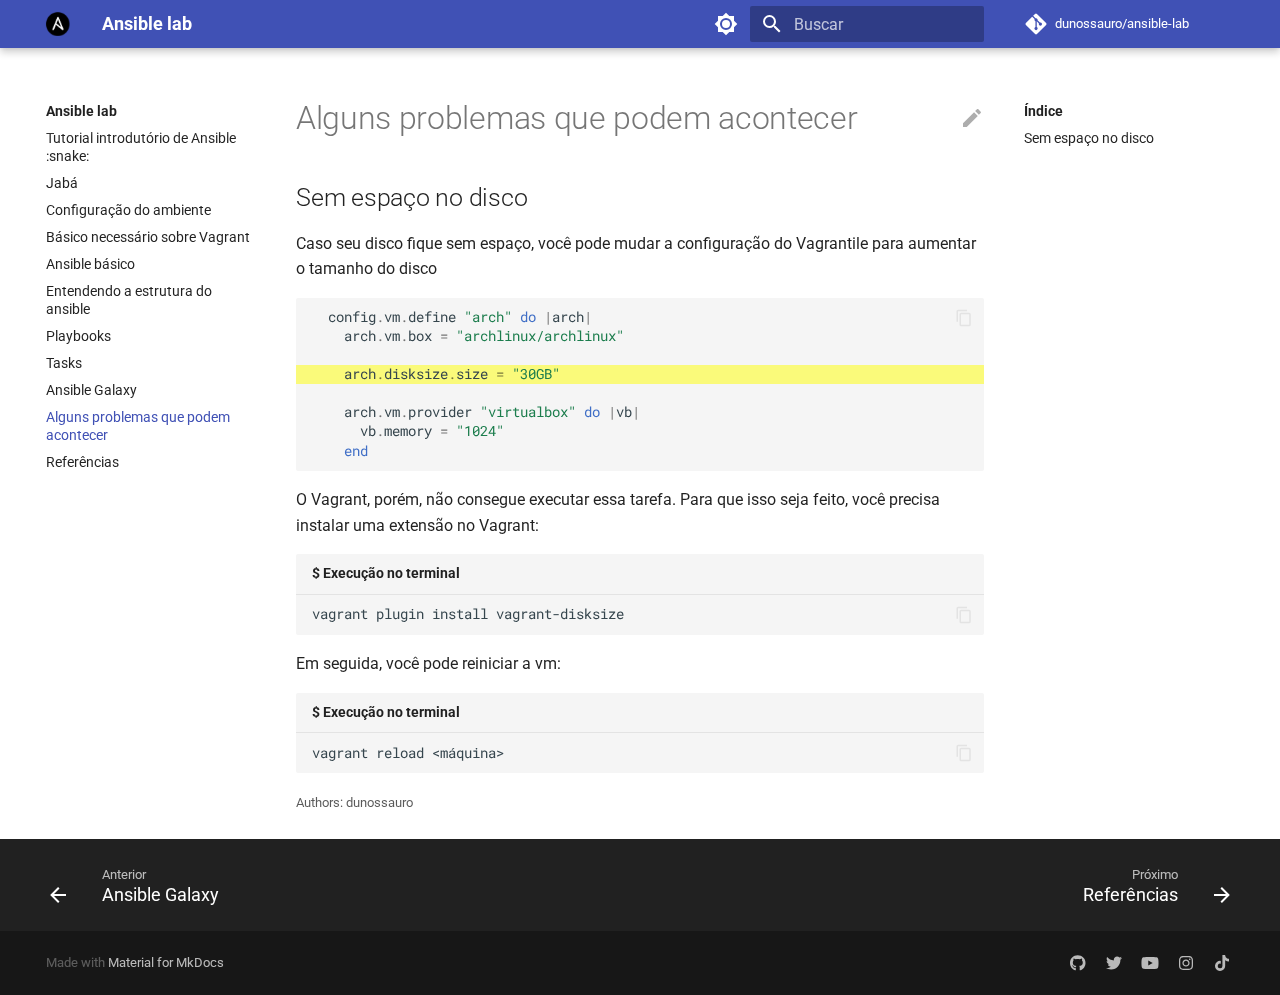
<file: 99_problemas_comuns/index.html>
<!doctype html>
<html lang="pt" class="no-js">
  <head>
    
      <meta charset="utf-8">
      <meta name="viewport" content="width=device-width,initial-scale=1">
      
      
      
      <link rel="icon" href="../images/ansible_logo.png">
      <meta name="generator" content="mkdocs-1.4.2, mkdocs-material-8.5.10">
    
    
      
        <title>Alguns problemas que podem acontecer - Ansible lab</title>
      
    
    
      <link rel="stylesheet" href="../assets/stylesheets/main.472b142f.min.css">
      
        
        <link rel="stylesheet" href="../assets/stylesheets/palette.08040f6c.min.css">
        
      
      

    
    
    
      
        
        
        <link rel="preconnect" href="https://fonts.gstatic.com" crossorigin>
        <link rel="stylesheet" href="https://fonts.googleapis.com/css?family=Roboto:300,300i,400,400i,700,700i%7CRoboto+Mono:400,400i,700,700i&display=fallback">
        <style>:root{--md-text-font:"Roboto";--md-code-font:"Roboto Mono"}</style>
      
    
    
      <link rel="stylesheet" href="../stylesheets/extra.css">
    
    <script>__md_scope=new URL("..",location),__md_hash=e=>[...e].reduce((e,_)=>(e<<5)-e+_.charCodeAt(0),0),__md_get=(e,_=localStorage,t=__md_scope)=>JSON.parse(_.getItem(t.pathname+"."+e)),__md_set=(e,_,t=localStorage,a=__md_scope)=>{try{t.setItem(a.pathname+"."+e,JSON.stringify(_))}catch(e){}}</script>
    
      

    
    
    
  </head>
  
  
    
    
      
    
    
    
    
    <body dir="ltr" data-md-color-scheme="default" data-md-color-primary="" data-md-color-accent="">
  
    
    
      <script>var palette=__md_get("__palette");if(palette&&"object"==typeof palette.color)for(var key of Object.keys(palette.color))document.body.setAttribute("data-md-color-"+key,palette.color[key])</script>
    
    <input class="md-toggle" data-md-toggle="drawer" type="checkbox" id="__drawer" autocomplete="off">
    <input class="md-toggle" data-md-toggle="search" type="checkbox" id="__search" autocomplete="off">
    <label class="md-overlay" for="__drawer"></label>
    <div data-md-component="skip">
      
        
        <a href="#alguns-problemas-que-podem-acontecer" class="md-skip">
          Ir para o conteúdo
        </a>
      
    </div>
    <div data-md-component="announce">
      
    </div>
    
    
      

<header class="md-header" data-md-component="header">
  <nav class="md-header__inner md-grid" aria-label="Cabeçalho">
    <a href=".." title="Ansible lab" class="md-header__button md-logo" aria-label="Ansible lab" data-md-component="logo">
      
  <img src="../images/ansible_logo.png" alt="logo">

    </a>
    <label class="md-header__button md-icon" for="__drawer">
      <svg xmlns="http://www.w3.org/2000/svg" viewBox="0 0 24 24"><path d="M3 6h18v2H3V6m0 5h18v2H3v-2m0 5h18v2H3v-2Z"/></svg>
    </label>
    <div class="md-header__title" data-md-component="header-title">
      <div class="md-header__ellipsis">
        <div class="md-header__topic">
          <span class="md-ellipsis">
            Ansible lab
          </span>
        </div>
        <div class="md-header__topic" data-md-component="header-topic">
          <span class="md-ellipsis">
            
              Alguns problemas que podem acontecer
            
          </span>
        </div>
      </div>
    </div>
    
      <form class="md-header__option" data-md-component="palette">
        
          
          
          
          <input class="md-option" data-md-color-media="" data-md-color-scheme="default" data-md-color-primary="" data-md-color-accent=""  aria-label="Switch to dark mode"  type="radio" name="__palette" id="__palette_1">
          
            <label class="md-header__button md-icon" title="Switch to dark mode" for="__palette_2" hidden>
              <svg xmlns="http://www.w3.org/2000/svg" viewBox="0 0 24 24"><path d="M12 8a4 4 0 0 0-4 4 4 4 0 0 0 4 4 4 4 0 0 0 4-4 4 4 0 0 0-4-4m0 10a6 6 0 0 1-6-6 6 6 0 0 1 6-6 6 6 0 0 1 6 6 6 6 0 0 1-6 6m8-9.31V4h-4.69L12 .69 8.69 4H4v4.69L.69 12 4 15.31V20h4.69L12 23.31 15.31 20H20v-4.69L23.31 12 20 8.69Z"/></svg>
            </label>
          
        
          
          
          
          <input class="md-option" data-md-color-media="" data-md-color-scheme="slate" data-md-color-primary="" data-md-color-accent=""  aria-label="Switch to light mode"  type="radio" name="__palette" id="__palette_2">
          
            <label class="md-header__button md-icon" title="Switch to light mode" for="__palette_1" hidden>
              <svg xmlns="http://www.w3.org/2000/svg" viewBox="0 0 24 24"><path d="M12 18c-.89 0-1.74-.2-2.5-.55C11.56 16.5 13 14.42 13 12c0-2.42-1.44-4.5-3.5-5.45C10.26 6.2 11.11 6 12 6a6 6 0 0 1 6 6 6 6 0 0 1-6 6m8-9.31V4h-4.69L12 .69 8.69 4H4v4.69L.69 12 4 15.31V20h4.69L12 23.31 15.31 20H20v-4.69L23.31 12 20 8.69Z"/></svg>
            </label>
          
        
      </form>
    
    
    
      <label class="md-header__button md-icon" for="__search">
        <svg xmlns="http://www.w3.org/2000/svg" viewBox="0 0 24 24"><path d="M9.5 3A6.5 6.5 0 0 1 16 9.5c0 1.61-.59 3.09-1.56 4.23l.27.27h.79l5 5-1.5 1.5-5-5v-.79l-.27-.27A6.516 6.516 0 0 1 9.5 16 6.5 6.5 0 0 1 3 9.5 6.5 6.5 0 0 1 9.5 3m0 2C7 5 5 7 5 9.5S7 14 9.5 14 14 12 14 9.5 12 5 9.5 5Z"/></svg>
      </label>
      <div class="md-search" data-md-component="search" role="dialog">
  <label class="md-search__overlay" for="__search"></label>
  <div class="md-search__inner" role="search">
    <form class="md-search__form" name="search">
      <input type="text" class="md-search__input" name="query" aria-label="Buscar" placeholder="Buscar" autocapitalize="off" autocorrect="off" autocomplete="off" spellcheck="false" data-md-component="search-query" required>
      <label class="md-search__icon md-icon" for="__search">
        <svg xmlns="http://www.w3.org/2000/svg" viewBox="0 0 24 24"><path d="M9.5 3A6.5 6.5 0 0 1 16 9.5c0 1.61-.59 3.09-1.56 4.23l.27.27h.79l5 5-1.5 1.5-5-5v-.79l-.27-.27A6.516 6.516 0 0 1 9.5 16 6.5 6.5 0 0 1 3 9.5 6.5 6.5 0 0 1 9.5 3m0 2C7 5 5 7 5 9.5S7 14 9.5 14 14 12 14 9.5 12 5 9.5 5Z"/></svg>
        <svg xmlns="http://www.w3.org/2000/svg" viewBox="0 0 24 24"><path d="M20 11v2H8l5.5 5.5-1.42 1.42L4.16 12l7.92-7.92L13.5 5.5 8 11h12Z"/></svg>
      </label>
      <nav class="md-search__options" aria-label="Pesquisar">
        
        <button type="reset" class="md-search__icon md-icon" title="Limpar" aria-label="Limpar" tabindex="-1">
          <svg xmlns="http://www.w3.org/2000/svg" viewBox="0 0 24 24"><path d="M19 6.41 17.59 5 12 10.59 6.41 5 5 6.41 10.59 12 5 17.59 6.41 19 12 13.41 17.59 19 19 17.59 13.41 12 19 6.41Z"/></svg>
        </button>
      </nav>
      
    </form>
    <div class="md-search__output">
      <div class="md-search__scrollwrap" data-md-scrollfix>
        <div class="md-search-result" data-md-component="search-result">
          <div class="md-search-result__meta">
            Inicializando a pesquisa
          </div>
          <ol class="md-search-result__list"></ol>
        </div>
      </div>
    </div>
  </div>
</div>
    
    
      <div class="md-header__source">
        <a href="https://github.com/dunossauro/ansible-lab" title="Ir ao repositório" class="md-source" data-md-component="source">
  <div class="md-source__icon md-icon">
    
    <svg xmlns="http://www.w3.org/2000/svg" viewBox="0 0 448 512"><!--! Font Awesome Free 6.2.0 by @fontawesome - https://fontawesome.com License - https://fontawesome.com/license/free (Icons: CC BY 4.0, Fonts: SIL OFL 1.1, Code: MIT License) Copyright 2022 Fonticons, Inc.--><path d="M439.55 236.05 244 40.45a28.87 28.87 0 0 0-40.81 0l-40.66 40.63 51.52 51.52c27.06-9.14 52.68 16.77 43.39 43.68l49.66 49.66c34.23-11.8 61.18 31 35.47 56.69-26.49 26.49-70.21-2.87-56-37.34L240.22 199v121.85c25.3 12.54 22.26 41.85 9.08 55a34.34 34.34 0 0 1-48.55 0c-17.57-17.6-11.07-46.91 11.25-56v-123c-20.8-8.51-24.6-30.74-18.64-45L142.57 101 8.45 235.14a28.86 28.86 0 0 0 0 40.81l195.61 195.6a28.86 28.86 0 0 0 40.8 0l194.69-194.69a28.86 28.86 0 0 0 0-40.81z"/></svg>
  </div>
  <div class="md-source__repository">
    dunossauro/ansible-lab
  </div>
</a>
      </div>
    
  </nav>
  
</header>
    
    <div class="md-container" data-md-component="container">
      
      
        
          
        
      
      <main class="md-main" data-md-component="main">
        <div class="md-main__inner md-grid">
          
            
              
              <div class="md-sidebar md-sidebar--primary" data-md-component="sidebar" data-md-type="navigation" >
                <div class="md-sidebar__scrollwrap">
                  <div class="md-sidebar__inner">
                    


<nav class="md-nav md-nav--primary" aria-label="Navegação" data-md-level="0">
  <label class="md-nav__title" for="__drawer">
    <a href=".." title="Ansible lab" class="md-nav__button md-logo" aria-label="Ansible lab" data-md-component="logo">
      
  <img src="../images/ansible_logo.png" alt="logo">

    </a>
    Ansible lab
  </label>
  
    <div class="md-nav__source">
      <a href="https://github.com/dunossauro/ansible-lab" title="Ir ao repositório" class="md-source" data-md-component="source">
  <div class="md-source__icon md-icon">
    
    <svg xmlns="http://www.w3.org/2000/svg" viewBox="0 0 448 512"><!--! Font Awesome Free 6.2.0 by @fontawesome - https://fontawesome.com License - https://fontawesome.com/license/free (Icons: CC BY 4.0, Fonts: SIL OFL 1.1, Code: MIT License) Copyright 2022 Fonticons, Inc.--><path d="M439.55 236.05 244 40.45a28.87 28.87 0 0 0-40.81 0l-40.66 40.63 51.52 51.52c27.06-9.14 52.68 16.77 43.39 43.68l49.66 49.66c34.23-11.8 61.18 31 35.47 56.69-26.49 26.49-70.21-2.87-56-37.34L240.22 199v121.85c25.3 12.54 22.26 41.85 9.08 55a34.34 34.34 0 0 1-48.55 0c-17.57-17.6-11.07-46.91 11.25-56v-123c-20.8-8.51-24.6-30.74-18.64-45L142.57 101 8.45 235.14a28.86 28.86 0 0 0 0 40.81l195.61 195.6a28.86 28.86 0 0 0 40.8 0l194.69-194.69a28.86 28.86 0 0 0 0-40.81z"/></svg>
  </div>
  <div class="md-source__repository">
    dunossauro/ansible-lab
  </div>
</a>
    </div>
  
  <ul class="md-nav__list" data-md-scrollfix>
    
      
      
      

  
  
  
    <li class="md-nav__item">
      <a href=".." class="md-nav__link">
        Tutorial introdutório de Ansible :snake:
      </a>
    </li>
  

    
      
      
      

  
  
  
    <li class="md-nav__item">
      <a href="../00_jaba/" class="md-nav__link">
        Jabá
      </a>
    </li>
  

    
      
      
      

  
  
  
    <li class="md-nav__item">
      <a href="../01_configuracao_do_ambiente/" class="md-nav__link">
        Configuração do ambiente
      </a>
    </li>
  

    
      
      
      

  
  
  
    <li class="md-nav__item">
      <a href="../02_o_basico_necessario_sobre_vagrant/" class="md-nav__link">
        Básico necessário sobre Vagrant
      </a>
    </li>
  

    
      
      
      

  
  
  
    <li class="md-nav__item">
      <a href="../03_ansible_basico/" class="md-nav__link">
        Ansible básico
      </a>
    </li>
  

    
      
      
      

  
  
  
    <li class="md-nav__item">
      <a href="../04_configuracao_do_ansible/" class="md-nav__link">
        Entendendo a estrutura do ansible
      </a>
    </li>
  

    
      
      
      

  
  
  
    <li class="md-nav__item">
      <a href="../05_playbooks/" class="md-nav__link">
        Playbooks
      </a>
    </li>
  

    
      
      
      

  
  
  
    <li class="md-nav__item">
      <a href="../06_tasks/" class="md-nav__link">
        Tasks
      </a>
    </li>
  

    
      
      
      

  
  
  
    <li class="md-nav__item">
      <a href="../07_ansible_galaxy/" class="md-nav__link">
        Ansible Galaxy
      </a>
    </li>
  

    
      
      
      

  
  
    
  
  
    <li class="md-nav__item md-nav__item--active">
      
      <input class="md-nav__toggle md-toggle" data-md-toggle="toc" type="checkbox" id="__toc">
      
      
        
      
      
        <label class="md-nav__link md-nav__link--active" for="__toc">
          Alguns problemas que podem acontecer
          <span class="md-nav__icon md-icon"></span>
        </label>
      
      <a href="./" class="md-nav__link md-nav__link--active">
        Alguns problemas que podem acontecer
      </a>
      
        

<nav class="md-nav md-nav--secondary" aria-label="Índice">
  
  
  
    
  
  
    <label class="md-nav__title" for="__toc">
      <span class="md-nav__icon md-icon"></span>
      Índice
    </label>
    <ul class="md-nav__list" data-md-component="toc" data-md-scrollfix>
      
        <li class="md-nav__item">
  <a href="#sem-espaco-no-disco" class="md-nav__link">
    Sem espaço no disco
  </a>
  
</li>
      
    </ul>
  
</nav>
      
    </li>
  

    
      
      
      

  
  
  
    <li class="md-nav__item">
      <a href="../referencias/" class="md-nav__link">
        Referências
      </a>
    </li>
  

    
  </ul>
</nav>
                  </div>
                </div>
              </div>
            
            
              
              <div class="md-sidebar md-sidebar--secondary" data-md-component="sidebar" data-md-type="toc" >
                <div class="md-sidebar__scrollwrap">
                  <div class="md-sidebar__inner">
                    

<nav class="md-nav md-nav--secondary" aria-label="Índice">
  
  
  
    
  
  
    <label class="md-nav__title" for="__toc">
      <span class="md-nav__icon md-icon"></span>
      Índice
    </label>
    <ul class="md-nav__list" data-md-component="toc" data-md-scrollfix>
      
        <li class="md-nav__item">
  <a href="#sem-espaco-no-disco" class="md-nav__link">
    Sem espaço no disco
  </a>
  
</li>
      
    </ul>
  
</nav>
                  </div>
                </div>
              </div>
            
          
          
            <div class="md-content" data-md-component="content">
              <article class="md-content__inner md-typeset">
                
  
                  

  <a href="https://github.com/dunossauro/ansible-lab/tree/main/docs/99_problemas_comuns.md" title="Editar esta página" class="md-content__button md-icon">
    
    <svg xmlns="http://www.w3.org/2000/svg" viewBox="0 0 24 24"><path d="M20.71 7.04c.39-.39.39-1.04 0-1.41l-2.34-2.34c-.37-.39-1.02-.39-1.41 0l-1.84 1.83 3.75 3.75M3 17.25V21h3.75L17.81 9.93l-3.75-3.75L3 17.25Z"/></svg>
  </a>


<h1 id="alguns-problemas-que-podem-acontecer">Alguns problemas que podem acontecer</h1>
<h2 id="sem-espaco-no-disco">Sem espaço no disco</h2>
<p>Caso seu disco fique sem espaço, você pode mudar a configuração do Vagrantile para aumentar o tamanho do disco</p>
<div class="highlight"><pre><span></span><code><a id="__codelineno-0-1" name="__codelineno-0-1" href="#__codelineno-0-1"></a>  <span class="n">config</span><span class="o">.</span><span class="n">vm</span><span class="o">.</span><span class="n">define</span> <span class="s2">&quot;arch&quot;</span> <span class="k">do</span> <span class="o">|</span><span class="n">arch</span><span class="o">|</span>
<a id="__codelineno-0-2" name="__codelineno-0-2" href="#__codelineno-0-2"></a>    <span class="n">arch</span><span class="o">.</span><span class="n">vm</span><span class="o">.</span><span class="n">box</span> <span class="o">=</span> <span class="s2">&quot;archlinux/archlinux&quot;</span>
<a id="__codelineno-0-3" name="__codelineno-0-3" href="#__codelineno-0-3"></a>
<a id="__codelineno-0-4" name="__codelineno-0-4" href="#__codelineno-0-4"></a><span class="hll">    <span class="n">arch</span><span class="o">.</span><span class="n">disksize</span><span class="o">.</span><span class="n">size</span> <span class="o">=</span> <span class="s2">&quot;30GB&quot;</span>
</span><a id="__codelineno-0-5" name="__codelineno-0-5" href="#__codelineno-0-5"></a>
<a id="__codelineno-0-6" name="__codelineno-0-6" href="#__codelineno-0-6"></a>    <span class="n">arch</span><span class="o">.</span><span class="n">vm</span><span class="o">.</span><span class="n">provider</span> <span class="s2">&quot;virtualbox&quot;</span> <span class="k">do</span> <span class="o">|</span><span class="n">vb</span><span class="o">|</span>
<a id="__codelineno-0-7" name="__codelineno-0-7" href="#__codelineno-0-7"></a>      <span class="n">vb</span><span class="o">.</span><span class="n">memory</span> <span class="o">=</span> <span class="s2">&quot;1024&quot;</span>
<a id="__codelineno-0-8" name="__codelineno-0-8" href="#__codelineno-0-8"></a>    <span class="k">end</span>
</code></pre></div>
<p>O Vagrant, porém, não consegue executar essa tarefa. Para que isso seja feito, você precisa instalar uma extensão no Vagrant:</p>
<div class="highlight"><span class="filename">$ Execução no terminal</span><pre><span></span><code><a id="__codelineno-1-1" name="__codelineno-1-1" href="#__codelineno-1-1"></a>vagrant plugin install vagrant-disksize
</code></pre></div>
<p>Em seguida, você pode reiniciar a vm:</p>
<div class="highlight"><span class="filename">$ Execução no terminal</span><pre><span></span><code><a id="__codelineno-2-1" name="__codelineno-2-1" href="#__codelineno-2-1"></a>vagrant reload &lt;máquina&gt;
</code></pre></div>





                

  
    <div class="md-source-date">
      <small>
          Authors: <span class='git-page-authors git-authors'>dunossauro</span>
      </small>
    </div>
  

              </article>
            </div>
          
          
  <script>var tabs=__md_get("__tabs");if(Array.isArray(tabs))e:for(var set of document.querySelectorAll(".tabbed-set")){var tab,labels=set.querySelector(".tabbed-labels");for(tab of tabs)for(var label of labels.getElementsByTagName("label"))if(label.innerText.trim()===tab){var input=document.getElementById(label.htmlFor);input.checked=!0;continue e}}</script>

        </div>
        
      </main>
      
        <footer class="md-footer">
  
    
    <nav class="md-footer__inner md-grid" aria-label="Rodapé" >
      
        
        <a href="../07_ansible_galaxy/" class="md-footer__link md-footer__link--prev" aria-label="Anterior: Ansible Galaxy" rel="prev">
          <div class="md-footer__button md-icon">
            <svg xmlns="http://www.w3.org/2000/svg" viewBox="0 0 24 24"><path d="M20 11v2H8l5.5 5.5-1.42 1.42L4.16 12l7.92-7.92L13.5 5.5 8 11h12Z"/></svg>
          </div>
          <div class="md-footer__title">
            <div class="md-ellipsis">
              <span class="md-footer__direction">
                Anterior
              </span>
              Ansible Galaxy
            </div>
          </div>
        </a>
      
      
        
        <a href="../referencias/" class="md-footer__link md-footer__link--next" aria-label="Próximo: Referências" rel="next">
          <div class="md-footer__title">
            <div class="md-ellipsis">
              <span class="md-footer__direction">
                Próximo
              </span>
              Referências
            </div>
          </div>
          <div class="md-footer__button md-icon">
            <svg xmlns="http://www.w3.org/2000/svg" viewBox="0 0 24 24"><path d="M4 11v2h12l-5.5 5.5 1.42 1.42L19.84 12l-7.92-7.92L10.5 5.5 16 11H4Z"/></svg>
          </div>
        </a>
      
    </nav>
  
  <div class="md-footer-meta md-typeset">
    <div class="md-footer-meta__inner md-grid">
      <div class="md-copyright">
  
  
    Made with
    <a href="https://squidfunk.github.io/mkdocs-material/" target="_blank" rel="noopener">
      Material for MkDocs
    </a>
  
</div>
      
        <div class="md-social">
  
    
    
      
      
    
    <a href="https://github.com/dunossauro" target="_blank" rel="noopener" title="github.com" class="md-social__link">
      <svg xmlns="http://www.w3.org/2000/svg" viewBox="0 0 496 512"><!--! Font Awesome Free 6.2.0 by @fontawesome - https://fontawesome.com License - https://fontawesome.com/license/free (Icons: CC BY 4.0, Fonts: SIL OFL 1.1, Code: MIT License) Copyright 2022 Fonticons, Inc.--><path d="M165.9 397.4c0 2-2.3 3.6-5.2 3.6-3.3.3-5.6-1.3-5.6-3.6 0-2 2.3-3.6 5.2-3.6 3-.3 5.6 1.3 5.6 3.6zm-31.1-4.5c-.7 2 1.3 4.3 4.3 4.9 2.6 1 5.6 0 6.2-2s-1.3-4.3-4.3-5.2c-2.6-.7-5.5.3-6.2 2.3zm44.2-1.7c-2.9.7-4.9 2.6-4.6 4.9.3 2 2.9 3.3 5.9 2.6 2.9-.7 4.9-2.6 4.6-4.6-.3-1.9-3-3.2-5.9-2.9zM244.8 8C106.1 8 0 113.3 0 252c0 110.9 69.8 205.8 169.5 239.2 12.8 2.3 17.3-5.6 17.3-12.1 0-6.2-.3-40.4-.3-61.4 0 0-70 15-84.7-29.8 0 0-11.4-29.1-27.8-36.6 0 0-22.9-15.7 1.6-15.4 0 0 24.9 2 38.6 25.8 21.9 38.6 58.6 27.5 72.9 20.9 2.3-16 8.8-27.1 16-33.7-55.9-6.2-112.3-14.3-112.3-110.5 0-27.5 7.6-41.3 23.6-58.9-2.6-6.5-11.1-33.3 2.6-67.9 20.9-6.5 69 27 69 27 20-5.6 41.5-8.5 62.8-8.5s42.8 2.9 62.8 8.5c0 0 48.1-33.6 69-27 13.7 34.7 5.2 61.4 2.6 67.9 16 17.7 25.8 31.5 25.8 58.9 0 96.5-58.9 104.2-114.8 110.5 9.2 7.9 17 22.9 17 46.4 0 33.7-.3 75.4-.3 83.6 0 6.5 4.6 14.4 17.3 12.1C428.2 457.8 496 362.9 496 252 496 113.3 383.5 8 244.8 8zM97.2 352.9c-1.3 1-1 3.3.7 5.2 1.6 1.6 3.9 2.3 5.2 1 1.3-1 1-3.3-.7-5.2-1.6-1.6-3.9-2.3-5.2-1zm-10.8-8.1c-.7 1.3.3 2.9 2.3 3.9 1.6 1 3.6.7 4.3-.7.7-1.3-.3-2.9-2.3-3.9-2-.6-3.6-.3-4.3.7zm32.4 35.6c-1.6 1.3-1 4.3 1.3 6.2 2.3 2.3 5.2 2.6 6.5 1 1.3-1.3.7-4.3-1.3-6.2-2.2-2.3-5.2-2.6-6.5-1zm-11.4-14.7c-1.6 1-1.6 3.6 0 5.9 1.6 2.3 4.3 3.3 5.6 2.3 1.6-1.3 1.6-3.9 0-6.2-1.4-2.3-4-3.3-5.6-2z"/></svg>
    </a>
  
    
    
      
      
    
    <a href="https://twitter.com/dunossauro" target="_blank" rel="noopener" title="twitter.com" class="md-social__link">
      <svg xmlns="http://www.w3.org/2000/svg" viewBox="0 0 512 512"><!--! Font Awesome Free 6.2.0 by @fontawesome - https://fontawesome.com License - https://fontawesome.com/license/free (Icons: CC BY 4.0, Fonts: SIL OFL 1.1, Code: MIT License) Copyright 2022 Fonticons, Inc.--><path d="M459.37 151.716c.325 4.548.325 9.097.325 13.645 0 138.72-105.583 298.558-298.558 298.558-59.452 0-114.68-17.219-161.137-47.106 8.447.974 16.568 1.299 25.34 1.299 49.055 0 94.213-16.568 130.274-44.832-46.132-.975-84.792-31.188-98.112-72.772 6.498.974 12.995 1.624 19.818 1.624 9.421 0 18.843-1.3 27.614-3.573-48.081-9.747-84.143-51.98-84.143-102.985v-1.299c13.969 7.797 30.214 12.67 47.431 13.319-28.264-18.843-46.781-51.005-46.781-87.391 0-19.492 5.197-37.36 14.294-52.954 51.655 63.675 129.3 105.258 216.365 109.807-1.624-7.797-2.599-15.918-2.599-24.04 0-57.828 46.782-104.934 104.934-104.934 30.213 0 57.502 12.67 76.67 33.137 23.715-4.548 46.456-13.32 66.599-25.34-7.798 24.366-24.366 44.833-46.132 57.827 21.117-2.273 41.584-8.122 60.426-16.243-14.292 20.791-32.161 39.308-52.628 54.253z"/></svg>
    </a>
  
    
    
      
      
    
    <a href="https://youtube.com/dunossauro" target="_blank" rel="noopener" title="youtube.com" class="md-social__link">
      <svg xmlns="http://www.w3.org/2000/svg" viewBox="0 0 576 512"><!--! Font Awesome Free 6.2.0 by @fontawesome - https://fontawesome.com License - https://fontawesome.com/license/free (Icons: CC BY 4.0, Fonts: SIL OFL 1.1, Code: MIT License) Copyright 2022 Fonticons, Inc.--><path d="M549.655 124.083c-6.281-23.65-24.787-42.276-48.284-48.597C458.781 64 288 64 288 64S117.22 64 74.629 75.486c-23.497 6.322-42.003 24.947-48.284 48.597-11.412 42.867-11.412 132.305-11.412 132.305s0 89.438 11.412 132.305c6.281 23.65 24.787 41.5 48.284 47.821C117.22 448 288 448 288 448s170.78 0 213.371-11.486c23.497-6.321 42.003-24.171 48.284-47.821 11.412-42.867 11.412-132.305 11.412-132.305s0-89.438-11.412-132.305zm-317.51 213.508V175.185l142.739 81.205-142.739 81.201z"/></svg>
    </a>
  
    
    
      
      
    
    <a href="https://instagram.com/dunossauro" target="_blank" rel="noopener" title="instagram.com" class="md-social__link">
      <svg xmlns="http://www.w3.org/2000/svg" viewBox="0 0 448 512"><!--! Font Awesome Free 6.2.0 by @fontawesome - https://fontawesome.com License - https://fontawesome.com/license/free (Icons: CC BY 4.0, Fonts: SIL OFL 1.1, Code: MIT License) Copyright 2022 Fonticons, Inc.--><path d="M224.1 141c-63.6 0-114.9 51.3-114.9 114.9s51.3 114.9 114.9 114.9S339 319.5 339 255.9 287.7 141 224.1 141zm0 189.6c-41.1 0-74.7-33.5-74.7-74.7s33.5-74.7 74.7-74.7 74.7 33.5 74.7 74.7-33.6 74.7-74.7 74.7zm146.4-194.3c0 14.9-12 26.8-26.8 26.8-14.9 0-26.8-12-26.8-26.8s12-26.8 26.8-26.8 26.8 12 26.8 26.8zm76.1 27.2c-1.7-35.9-9.9-67.7-36.2-93.9-26.2-26.2-58-34.4-93.9-36.2-37-2.1-147.9-2.1-184.9 0-35.8 1.7-67.6 9.9-93.9 36.1s-34.4 58-36.2 93.9c-2.1 37-2.1 147.9 0 184.9 1.7 35.9 9.9 67.7 36.2 93.9s58 34.4 93.9 36.2c37 2.1 147.9 2.1 184.9 0 35.9-1.7 67.7-9.9 93.9-36.2 26.2-26.2 34.4-58 36.2-93.9 2.1-37 2.1-147.8 0-184.8zM398.8 388c-7.8 19.6-22.9 34.7-42.6 42.6-29.5 11.7-99.5 9-132.1 9s-102.7 2.6-132.1-9c-19.6-7.8-34.7-22.9-42.6-42.6-11.7-29.5-9-99.5-9-132.1s-2.6-102.7 9-132.1c7.8-19.6 22.9-34.7 42.6-42.6 29.5-11.7 99.5-9 132.1-9s102.7-2.6 132.1 9c19.6 7.8 34.7 22.9 42.6 42.6 11.7 29.5 9 99.5 9 132.1s2.7 102.7-9 132.1z"/></svg>
    </a>
  
    
    
      
      
    
    <a href="https://www.tiktok.com/@dunossauro" target="_blank" rel="noopener" title="www.tiktok.com" class="md-social__link">
      <svg xmlns="http://www.w3.org/2000/svg" viewBox="0 0 448 512"><!--! Font Awesome Free 6.2.0 by @fontawesome - https://fontawesome.com License - https://fontawesome.com/license/free (Icons: CC BY 4.0, Fonts: SIL OFL 1.1, Code: MIT License) Copyright 2022 Fonticons, Inc.--><path d="M448 209.91a210.06 210.06 0 0 1-122.77-39.25v178.72A162.55 162.55 0 1 1 185 188.31v89.89a74.62 74.62 0 1 0 52.23 71.18V0h88a121.18 121.18 0 0 0 1.86 22.17A122.18 122.18 0 0 0 381 102.39a121.43 121.43 0 0 0 67 20.14Z"/></svg>
    </a>
  
</div>
      
    </div>
  </div>
</footer>
      
    </div>
    <div class="md-dialog" data-md-component="dialog">
      <div class="md-dialog__inner md-typeset"></div>
    </div>
    
    <script id="__config" type="application/json">{"base": "..", "features": ["content.tabs.link"], "search": "../assets/javascripts/workers/search.16e2a7d4.min.js", "translations": {"clipboard.copied": "Copiado para \u00e1rea de transfer\u00eancia", "clipboard.copy": "Copiar para \u00e1rea de transfer\u00eancia", "search.config.lang": "pt", "search.config.pipeline": "trimmer, stopWordFilter", "search.config.separator": "[\\s\\-]+", "search.placeholder": "Buscar", "search.result.more.one": "Mais 1 nesta p\u00e1gina", "search.result.more.other": "Mais # nesta p\u00e1gina", "search.result.none": "Nenhum resultado encontrado", "search.result.one": "1 resultado encontrado", "search.result.other": "# resultados encontrados", "search.result.placeholder": "Digite para iniciar a busca", "search.result.term.missing": "Ausente", "select.version.title": "Selecione a vers\u00e3o"}}</script>
    
    
      <script src="../assets/javascripts/bundle.d6c3db9e.min.js"></script>
      
    
  </body>
</html>
</file>
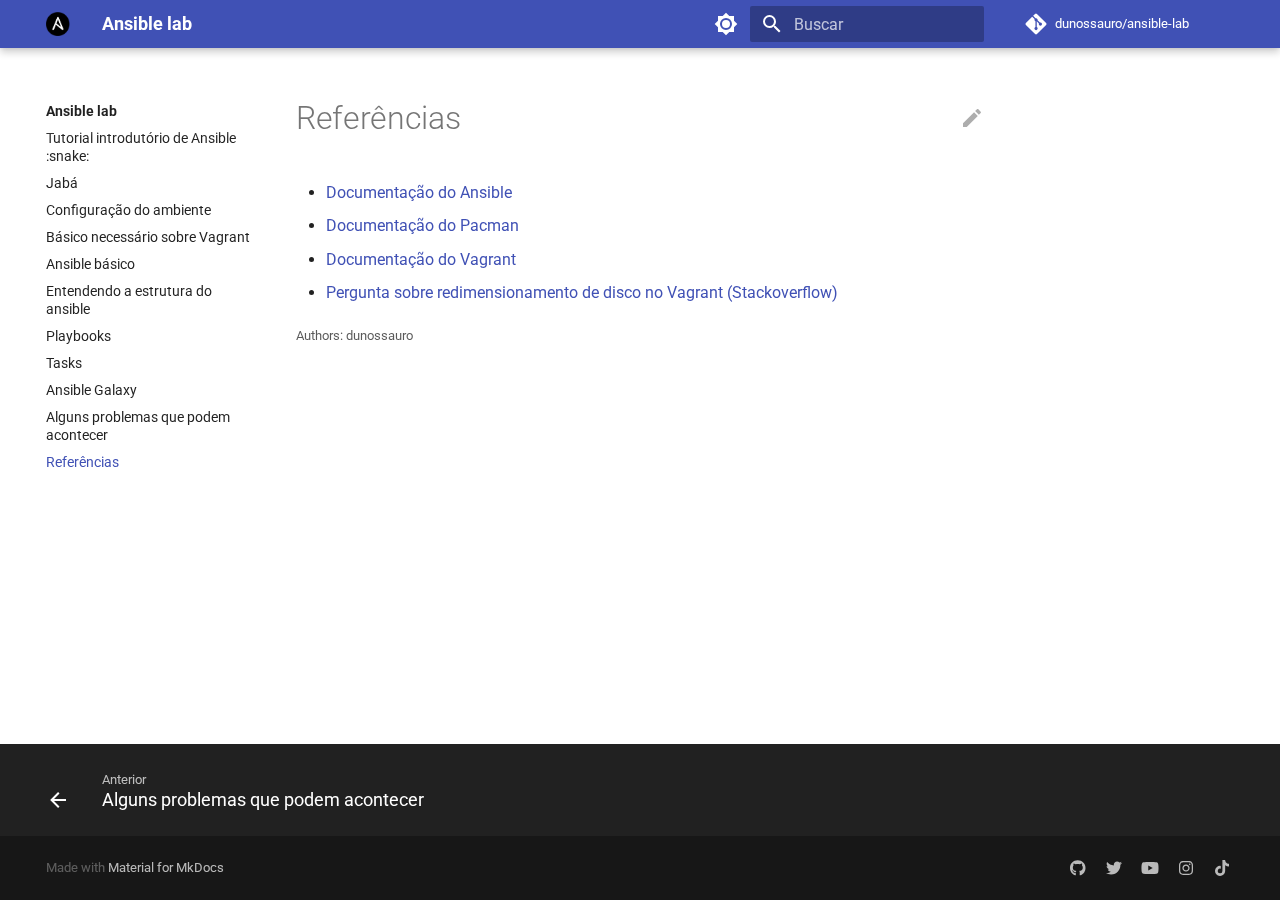
<file: referencias/index.html>
<!doctype html>
<html lang="pt" class="no-js">
  <head>
    
      <meta charset="utf-8">
      <meta name="viewport" content="width=device-width,initial-scale=1">
      
      
      
      <link rel="icon" href="../images/ansible_logo.png">
      <meta name="generator" content="mkdocs-1.4.2, mkdocs-material-8.5.10">
    
    
      
        <title>Referências - Ansible lab</title>
      
    
    
      <link rel="stylesheet" href="../assets/stylesheets/main.472b142f.min.css">
      
        
        <link rel="stylesheet" href="../assets/stylesheets/palette.08040f6c.min.css">
        
      
      

    
    
    
      
        
        
        <link rel="preconnect" href="https://fonts.gstatic.com" crossorigin>
        <link rel="stylesheet" href="https://fonts.googleapis.com/css?family=Roboto:300,300i,400,400i,700,700i%7CRoboto+Mono:400,400i,700,700i&display=fallback">
        <style>:root{--md-text-font:"Roboto";--md-code-font:"Roboto Mono"}</style>
      
    
    
      <link rel="stylesheet" href="../stylesheets/extra.css">
    
    <script>__md_scope=new URL("..",location),__md_hash=e=>[...e].reduce((e,_)=>(e<<5)-e+_.charCodeAt(0),0),__md_get=(e,_=localStorage,t=__md_scope)=>JSON.parse(_.getItem(t.pathname+"."+e)),__md_set=(e,_,t=localStorage,a=__md_scope)=>{try{t.setItem(a.pathname+"."+e,JSON.stringify(_))}catch(e){}}</script>
    
      

    
    
    
  </head>
  
  
    
    
      
    
    
    
    
    <body dir="ltr" data-md-color-scheme="default" data-md-color-primary="" data-md-color-accent="">
  
    
    
      <script>var palette=__md_get("__palette");if(palette&&"object"==typeof palette.color)for(var key of Object.keys(palette.color))document.body.setAttribute("data-md-color-"+key,palette.color[key])</script>
    
    <input class="md-toggle" data-md-toggle="drawer" type="checkbox" id="__drawer" autocomplete="off">
    <input class="md-toggle" data-md-toggle="search" type="checkbox" id="__search" autocomplete="off">
    <label class="md-overlay" for="__drawer"></label>
    <div data-md-component="skip">
      
        
        <a href="#referencias" class="md-skip">
          Ir para o conteúdo
        </a>
      
    </div>
    <div data-md-component="announce">
      
    </div>
    
    
      

<header class="md-header" data-md-component="header">
  <nav class="md-header__inner md-grid" aria-label="Cabeçalho">
    <a href=".." title="Ansible lab" class="md-header__button md-logo" aria-label="Ansible lab" data-md-component="logo">
      
  <img src="../images/ansible_logo.png" alt="logo">

    </a>
    <label class="md-header__button md-icon" for="__drawer">
      <svg xmlns="http://www.w3.org/2000/svg" viewBox="0 0 24 24"><path d="M3 6h18v2H3V6m0 5h18v2H3v-2m0 5h18v2H3v-2Z"/></svg>
    </label>
    <div class="md-header__title" data-md-component="header-title">
      <div class="md-header__ellipsis">
        <div class="md-header__topic">
          <span class="md-ellipsis">
            Ansible lab
          </span>
        </div>
        <div class="md-header__topic" data-md-component="header-topic">
          <span class="md-ellipsis">
            
              Referências
            
          </span>
        </div>
      </div>
    </div>
    
      <form class="md-header__option" data-md-component="palette">
        
          
          
          
          <input class="md-option" data-md-color-media="" data-md-color-scheme="default" data-md-color-primary="" data-md-color-accent=""  aria-label="Switch to dark mode"  type="radio" name="__palette" id="__palette_1">
          
            <label class="md-header__button md-icon" title="Switch to dark mode" for="__palette_2" hidden>
              <svg xmlns="http://www.w3.org/2000/svg" viewBox="0 0 24 24"><path d="M12 8a4 4 0 0 0-4 4 4 4 0 0 0 4 4 4 4 0 0 0 4-4 4 4 0 0 0-4-4m0 10a6 6 0 0 1-6-6 6 6 0 0 1 6-6 6 6 0 0 1 6 6 6 6 0 0 1-6 6m8-9.31V4h-4.69L12 .69 8.69 4H4v4.69L.69 12 4 15.31V20h4.69L12 23.31 15.31 20H20v-4.69L23.31 12 20 8.69Z"/></svg>
            </label>
          
        
          
          
          
          <input class="md-option" data-md-color-media="" data-md-color-scheme="slate" data-md-color-primary="" data-md-color-accent=""  aria-label="Switch to light mode"  type="radio" name="__palette" id="__palette_2">
          
            <label class="md-header__button md-icon" title="Switch to light mode" for="__palette_1" hidden>
              <svg xmlns="http://www.w3.org/2000/svg" viewBox="0 0 24 24"><path d="M12 18c-.89 0-1.74-.2-2.5-.55C11.56 16.5 13 14.42 13 12c0-2.42-1.44-4.5-3.5-5.45C10.26 6.2 11.11 6 12 6a6 6 0 0 1 6 6 6 6 0 0 1-6 6m8-9.31V4h-4.69L12 .69 8.69 4H4v4.69L.69 12 4 15.31V20h4.69L12 23.31 15.31 20H20v-4.69L23.31 12 20 8.69Z"/></svg>
            </label>
          
        
      </form>
    
    
    
      <label class="md-header__button md-icon" for="__search">
        <svg xmlns="http://www.w3.org/2000/svg" viewBox="0 0 24 24"><path d="M9.5 3A6.5 6.5 0 0 1 16 9.5c0 1.61-.59 3.09-1.56 4.23l.27.27h.79l5 5-1.5 1.5-5-5v-.79l-.27-.27A6.516 6.516 0 0 1 9.5 16 6.5 6.5 0 0 1 3 9.5 6.5 6.5 0 0 1 9.5 3m0 2C7 5 5 7 5 9.5S7 14 9.5 14 14 12 14 9.5 12 5 9.5 5Z"/></svg>
      </label>
      <div class="md-search" data-md-component="search" role="dialog">
  <label class="md-search__overlay" for="__search"></label>
  <div class="md-search__inner" role="search">
    <form class="md-search__form" name="search">
      <input type="text" class="md-search__input" name="query" aria-label="Buscar" placeholder="Buscar" autocapitalize="off" autocorrect="off" autocomplete="off" spellcheck="false" data-md-component="search-query" required>
      <label class="md-search__icon md-icon" for="__search">
        <svg xmlns="http://www.w3.org/2000/svg" viewBox="0 0 24 24"><path d="M9.5 3A6.5 6.5 0 0 1 16 9.5c0 1.61-.59 3.09-1.56 4.23l.27.27h.79l5 5-1.5 1.5-5-5v-.79l-.27-.27A6.516 6.516 0 0 1 9.5 16 6.5 6.5 0 0 1 3 9.5 6.5 6.5 0 0 1 9.5 3m0 2C7 5 5 7 5 9.5S7 14 9.5 14 14 12 14 9.5 12 5 9.5 5Z"/></svg>
        <svg xmlns="http://www.w3.org/2000/svg" viewBox="0 0 24 24"><path d="M20 11v2H8l5.5 5.5-1.42 1.42L4.16 12l7.92-7.92L13.5 5.5 8 11h12Z"/></svg>
      </label>
      <nav class="md-search__options" aria-label="Pesquisar">
        
        <button type="reset" class="md-search__icon md-icon" title="Limpar" aria-label="Limpar" tabindex="-1">
          <svg xmlns="http://www.w3.org/2000/svg" viewBox="0 0 24 24"><path d="M19 6.41 17.59 5 12 10.59 6.41 5 5 6.41 10.59 12 5 17.59 6.41 19 12 13.41 17.59 19 19 17.59 13.41 12 19 6.41Z"/></svg>
        </button>
      </nav>
      
    </form>
    <div class="md-search__output">
      <div class="md-search__scrollwrap" data-md-scrollfix>
        <div class="md-search-result" data-md-component="search-result">
          <div class="md-search-result__meta">
            Inicializando a pesquisa
          </div>
          <ol class="md-search-result__list"></ol>
        </div>
      </div>
    </div>
  </div>
</div>
    
    
      <div class="md-header__source">
        <a href="https://github.com/dunossauro/ansible-lab" title="Ir ao repositório" class="md-source" data-md-component="source">
  <div class="md-source__icon md-icon">
    
    <svg xmlns="http://www.w3.org/2000/svg" viewBox="0 0 448 512"><!--! Font Awesome Free 6.2.0 by @fontawesome - https://fontawesome.com License - https://fontawesome.com/license/free (Icons: CC BY 4.0, Fonts: SIL OFL 1.1, Code: MIT License) Copyright 2022 Fonticons, Inc.--><path d="M439.55 236.05 244 40.45a28.87 28.87 0 0 0-40.81 0l-40.66 40.63 51.52 51.52c27.06-9.14 52.68 16.77 43.39 43.68l49.66 49.66c34.23-11.8 61.18 31 35.47 56.69-26.49 26.49-70.21-2.87-56-37.34L240.22 199v121.85c25.3 12.54 22.26 41.85 9.08 55a34.34 34.34 0 0 1-48.55 0c-17.57-17.6-11.07-46.91 11.25-56v-123c-20.8-8.51-24.6-30.74-18.64-45L142.57 101 8.45 235.14a28.86 28.86 0 0 0 0 40.81l195.61 195.6a28.86 28.86 0 0 0 40.8 0l194.69-194.69a28.86 28.86 0 0 0 0-40.81z"/></svg>
  </div>
  <div class="md-source__repository">
    dunossauro/ansible-lab
  </div>
</a>
      </div>
    
  </nav>
  
</header>
    
    <div class="md-container" data-md-component="container">
      
      
        
          
        
      
      <main class="md-main" data-md-component="main">
        <div class="md-main__inner md-grid">
          
            
              
              <div class="md-sidebar md-sidebar--primary" data-md-component="sidebar" data-md-type="navigation" >
                <div class="md-sidebar__scrollwrap">
                  <div class="md-sidebar__inner">
                    


<nav class="md-nav md-nav--primary" aria-label="Navegação" data-md-level="0">
  <label class="md-nav__title" for="__drawer">
    <a href=".." title="Ansible lab" class="md-nav__button md-logo" aria-label="Ansible lab" data-md-component="logo">
      
  <img src="../images/ansible_logo.png" alt="logo">

    </a>
    Ansible lab
  </label>
  
    <div class="md-nav__source">
      <a href="https://github.com/dunossauro/ansible-lab" title="Ir ao repositório" class="md-source" data-md-component="source">
  <div class="md-source__icon md-icon">
    
    <svg xmlns="http://www.w3.org/2000/svg" viewBox="0 0 448 512"><!--! Font Awesome Free 6.2.0 by @fontawesome - https://fontawesome.com License - https://fontawesome.com/license/free (Icons: CC BY 4.0, Fonts: SIL OFL 1.1, Code: MIT License) Copyright 2022 Fonticons, Inc.--><path d="M439.55 236.05 244 40.45a28.87 28.87 0 0 0-40.81 0l-40.66 40.63 51.52 51.52c27.06-9.14 52.68 16.77 43.39 43.68l49.66 49.66c34.23-11.8 61.18 31 35.47 56.69-26.49 26.49-70.21-2.87-56-37.34L240.22 199v121.85c25.3 12.54 22.26 41.85 9.08 55a34.34 34.34 0 0 1-48.55 0c-17.57-17.6-11.07-46.91 11.25-56v-123c-20.8-8.51-24.6-30.74-18.64-45L142.57 101 8.45 235.14a28.86 28.86 0 0 0 0 40.81l195.61 195.6a28.86 28.86 0 0 0 40.8 0l194.69-194.69a28.86 28.86 0 0 0 0-40.81z"/></svg>
  </div>
  <div class="md-source__repository">
    dunossauro/ansible-lab
  </div>
</a>
    </div>
  
  <ul class="md-nav__list" data-md-scrollfix>
    
      
      
      

  
  
  
    <li class="md-nav__item">
      <a href=".." class="md-nav__link">
        Tutorial introdutório de Ansible :snake:
      </a>
    </li>
  

    
      
      
      

  
  
  
    <li class="md-nav__item">
      <a href="../00_jaba/" class="md-nav__link">
        Jabá
      </a>
    </li>
  

    
      
      
      

  
  
  
    <li class="md-nav__item">
      <a href="../01_configuracao_do_ambiente/" class="md-nav__link">
        Configuração do ambiente
      </a>
    </li>
  

    
      
      
      

  
  
  
    <li class="md-nav__item">
      <a href="../02_o_basico_necessario_sobre_vagrant/" class="md-nav__link">
        Básico necessário sobre Vagrant
      </a>
    </li>
  

    
      
      
      

  
  
  
    <li class="md-nav__item">
      <a href="../03_ansible_basico/" class="md-nav__link">
        Ansible básico
      </a>
    </li>
  

    
      
      
      

  
  
  
    <li class="md-nav__item">
      <a href="../04_configuracao_do_ansible/" class="md-nav__link">
        Entendendo a estrutura do ansible
      </a>
    </li>
  

    
      
      
      

  
  
  
    <li class="md-nav__item">
      <a href="../05_playbooks/" class="md-nav__link">
        Playbooks
      </a>
    </li>
  

    
      
      
      

  
  
  
    <li class="md-nav__item">
      <a href="../06_tasks/" class="md-nav__link">
        Tasks
      </a>
    </li>
  

    
      
      
      

  
  
  
    <li class="md-nav__item">
      <a href="../07_ansible_galaxy/" class="md-nav__link">
        Ansible Galaxy
      </a>
    </li>
  

    
      
      
      

  
  
  
    <li class="md-nav__item">
      <a href="../99_problemas_comuns/" class="md-nav__link">
        Alguns problemas que podem acontecer
      </a>
    </li>
  

    
      
      
      

  
  
    
  
  
    <li class="md-nav__item md-nav__item--active">
      
      <input class="md-nav__toggle md-toggle" data-md-toggle="toc" type="checkbox" id="__toc">
      
      
        
      
      
      <a href="./" class="md-nav__link md-nav__link--active">
        Referências
      </a>
      
    </li>
  

    
  </ul>
</nav>
                  </div>
                </div>
              </div>
            
            
              
              <div class="md-sidebar md-sidebar--secondary" data-md-component="sidebar" data-md-type="toc" >
                <div class="md-sidebar__scrollwrap">
                  <div class="md-sidebar__inner">
                    

<nav class="md-nav md-nav--secondary" aria-label="Índice">
  
  
  
    
  
  
</nav>
                  </div>
                </div>
              </div>
            
          
          
            <div class="md-content" data-md-component="content">
              <article class="md-content__inner md-typeset">
                
  
                  

  <a href="https://github.com/dunossauro/ansible-lab/tree/main/docs/referencias.md" title="Editar esta página" class="md-content__button md-icon">
    
    <svg xmlns="http://www.w3.org/2000/svg" viewBox="0 0 24 24"><path d="M20.71 7.04c.39-.39.39-1.04 0-1.41l-2.34-2.34c-.37-.39-1.02-.39-1.41 0l-1.84 1.83 3.75 3.75M3 17.25V21h3.75L17.81 9.93l-3.75-3.75L3 17.25Z"/></svg>
  </a>


<h1 id="referencias">Referências</h1>
<ul>
<li><a href="https://docs.ansible.com/ansible/latest/index.html">Documentação do Ansible</a></li>
<li><a href="https://wiki.archlinux.org/title/Pacman">Documentação do Pacman</a></li>
<li><a href="https://developer.hashicorp.com/vagrant/docs">Documentação do Vagrant</a></li>
<li><a href="https://stackoverflow.com/questions/58232223/how-to-increase-disk-space-of-virtual-machine-created-by-vagrant">Pergunta sobre redimensionamento de disco no Vagrant (Stackoverflow)</a></li>
</ul>





                

  
    <div class="md-source-date">
      <small>
          Authors: <span class='git-page-authors git-authors'>dunossauro</span>
      </small>
    </div>
  

              </article>
            </div>
          
          
  <script>var tabs=__md_get("__tabs");if(Array.isArray(tabs))e:for(var set of document.querySelectorAll(".tabbed-set")){var tab,labels=set.querySelector(".tabbed-labels");for(tab of tabs)for(var label of labels.getElementsByTagName("label"))if(label.innerText.trim()===tab){var input=document.getElementById(label.htmlFor);input.checked=!0;continue e}}</script>

        </div>
        
      </main>
      
        <footer class="md-footer">
  
    
    <nav class="md-footer__inner md-grid" aria-label="Rodapé" >
      
        
        <a href="../99_problemas_comuns/" class="md-footer__link md-footer__link--prev" aria-label="Anterior: Alguns problemas que podem acontecer" rel="prev">
          <div class="md-footer__button md-icon">
            <svg xmlns="http://www.w3.org/2000/svg" viewBox="0 0 24 24"><path d="M20 11v2H8l5.5 5.5-1.42 1.42L4.16 12l7.92-7.92L13.5 5.5 8 11h12Z"/></svg>
          </div>
          <div class="md-footer__title">
            <div class="md-ellipsis">
              <span class="md-footer__direction">
                Anterior
              </span>
              Alguns problemas que podem acontecer
            </div>
          </div>
        </a>
      
      
    </nav>
  
  <div class="md-footer-meta md-typeset">
    <div class="md-footer-meta__inner md-grid">
      <div class="md-copyright">
  
  
    Made with
    <a href="https://squidfunk.github.io/mkdocs-material/" target="_blank" rel="noopener">
      Material for MkDocs
    </a>
  
</div>
      
        <div class="md-social">
  
    
    
      
      
    
    <a href="https://github.com/dunossauro" target="_blank" rel="noopener" title="github.com" class="md-social__link">
      <svg xmlns="http://www.w3.org/2000/svg" viewBox="0 0 496 512"><!--! Font Awesome Free 6.2.0 by @fontawesome - https://fontawesome.com License - https://fontawesome.com/license/free (Icons: CC BY 4.0, Fonts: SIL OFL 1.1, Code: MIT License) Copyright 2022 Fonticons, Inc.--><path d="M165.9 397.4c0 2-2.3 3.6-5.2 3.6-3.3.3-5.6-1.3-5.6-3.6 0-2 2.3-3.6 5.2-3.6 3-.3 5.6 1.3 5.6 3.6zm-31.1-4.5c-.7 2 1.3 4.3 4.3 4.9 2.6 1 5.6 0 6.2-2s-1.3-4.3-4.3-5.2c-2.6-.7-5.5.3-6.2 2.3zm44.2-1.7c-2.9.7-4.9 2.6-4.6 4.9.3 2 2.9 3.3 5.9 2.6 2.9-.7 4.9-2.6 4.6-4.6-.3-1.9-3-3.2-5.9-2.9zM244.8 8C106.1 8 0 113.3 0 252c0 110.9 69.8 205.8 169.5 239.2 12.8 2.3 17.3-5.6 17.3-12.1 0-6.2-.3-40.4-.3-61.4 0 0-70 15-84.7-29.8 0 0-11.4-29.1-27.8-36.6 0 0-22.9-15.7 1.6-15.4 0 0 24.9 2 38.6 25.8 21.9 38.6 58.6 27.5 72.9 20.9 2.3-16 8.8-27.1 16-33.7-55.9-6.2-112.3-14.3-112.3-110.5 0-27.5 7.6-41.3 23.6-58.9-2.6-6.5-11.1-33.3 2.6-67.9 20.9-6.5 69 27 69 27 20-5.6 41.5-8.5 62.8-8.5s42.8 2.9 62.8 8.5c0 0 48.1-33.6 69-27 13.7 34.7 5.2 61.4 2.6 67.9 16 17.7 25.8 31.5 25.8 58.9 0 96.5-58.9 104.2-114.8 110.5 9.2 7.9 17 22.9 17 46.4 0 33.7-.3 75.4-.3 83.6 0 6.5 4.6 14.4 17.3 12.1C428.2 457.8 496 362.9 496 252 496 113.3 383.5 8 244.8 8zM97.2 352.9c-1.3 1-1 3.3.7 5.2 1.6 1.6 3.9 2.3 5.2 1 1.3-1 1-3.3-.7-5.2-1.6-1.6-3.9-2.3-5.2-1zm-10.8-8.1c-.7 1.3.3 2.9 2.3 3.9 1.6 1 3.6.7 4.3-.7.7-1.3-.3-2.9-2.3-3.9-2-.6-3.6-.3-4.3.7zm32.4 35.6c-1.6 1.3-1 4.3 1.3 6.2 2.3 2.3 5.2 2.6 6.5 1 1.3-1.3.7-4.3-1.3-6.2-2.2-2.3-5.2-2.6-6.5-1zm-11.4-14.7c-1.6 1-1.6 3.6 0 5.9 1.6 2.3 4.3 3.3 5.6 2.3 1.6-1.3 1.6-3.9 0-6.2-1.4-2.3-4-3.3-5.6-2z"/></svg>
    </a>
  
    
    
      
      
    
    <a href="https://twitter.com/dunossauro" target="_blank" rel="noopener" title="twitter.com" class="md-social__link">
      <svg xmlns="http://www.w3.org/2000/svg" viewBox="0 0 512 512"><!--! Font Awesome Free 6.2.0 by @fontawesome - https://fontawesome.com License - https://fontawesome.com/license/free (Icons: CC BY 4.0, Fonts: SIL OFL 1.1, Code: MIT License) Copyright 2022 Fonticons, Inc.--><path d="M459.37 151.716c.325 4.548.325 9.097.325 13.645 0 138.72-105.583 298.558-298.558 298.558-59.452 0-114.68-17.219-161.137-47.106 8.447.974 16.568 1.299 25.34 1.299 49.055 0 94.213-16.568 130.274-44.832-46.132-.975-84.792-31.188-98.112-72.772 6.498.974 12.995 1.624 19.818 1.624 9.421 0 18.843-1.3 27.614-3.573-48.081-9.747-84.143-51.98-84.143-102.985v-1.299c13.969 7.797 30.214 12.67 47.431 13.319-28.264-18.843-46.781-51.005-46.781-87.391 0-19.492 5.197-37.36 14.294-52.954 51.655 63.675 129.3 105.258 216.365 109.807-1.624-7.797-2.599-15.918-2.599-24.04 0-57.828 46.782-104.934 104.934-104.934 30.213 0 57.502 12.67 76.67 33.137 23.715-4.548 46.456-13.32 66.599-25.34-7.798 24.366-24.366 44.833-46.132 57.827 21.117-2.273 41.584-8.122 60.426-16.243-14.292 20.791-32.161 39.308-52.628 54.253z"/></svg>
    </a>
  
    
    
      
      
    
    <a href="https://youtube.com/dunossauro" target="_blank" rel="noopener" title="youtube.com" class="md-social__link">
      <svg xmlns="http://www.w3.org/2000/svg" viewBox="0 0 576 512"><!--! Font Awesome Free 6.2.0 by @fontawesome - https://fontawesome.com License - https://fontawesome.com/license/free (Icons: CC BY 4.0, Fonts: SIL OFL 1.1, Code: MIT License) Copyright 2022 Fonticons, Inc.--><path d="M549.655 124.083c-6.281-23.65-24.787-42.276-48.284-48.597C458.781 64 288 64 288 64S117.22 64 74.629 75.486c-23.497 6.322-42.003 24.947-48.284 48.597-11.412 42.867-11.412 132.305-11.412 132.305s0 89.438 11.412 132.305c6.281 23.65 24.787 41.5 48.284 47.821C117.22 448 288 448 288 448s170.78 0 213.371-11.486c23.497-6.321 42.003-24.171 48.284-47.821 11.412-42.867 11.412-132.305 11.412-132.305s0-89.438-11.412-132.305zm-317.51 213.508V175.185l142.739 81.205-142.739 81.201z"/></svg>
    </a>
  
    
    
      
      
    
    <a href="https://instagram.com/dunossauro" target="_blank" rel="noopener" title="instagram.com" class="md-social__link">
      <svg xmlns="http://www.w3.org/2000/svg" viewBox="0 0 448 512"><!--! Font Awesome Free 6.2.0 by @fontawesome - https://fontawesome.com License - https://fontawesome.com/license/free (Icons: CC BY 4.0, Fonts: SIL OFL 1.1, Code: MIT License) Copyright 2022 Fonticons, Inc.--><path d="M224.1 141c-63.6 0-114.9 51.3-114.9 114.9s51.3 114.9 114.9 114.9S339 319.5 339 255.9 287.7 141 224.1 141zm0 189.6c-41.1 0-74.7-33.5-74.7-74.7s33.5-74.7 74.7-74.7 74.7 33.5 74.7 74.7-33.6 74.7-74.7 74.7zm146.4-194.3c0 14.9-12 26.8-26.8 26.8-14.9 0-26.8-12-26.8-26.8s12-26.8 26.8-26.8 26.8 12 26.8 26.8zm76.1 27.2c-1.7-35.9-9.9-67.7-36.2-93.9-26.2-26.2-58-34.4-93.9-36.2-37-2.1-147.9-2.1-184.9 0-35.8 1.7-67.6 9.9-93.9 36.1s-34.4 58-36.2 93.9c-2.1 37-2.1 147.9 0 184.9 1.7 35.9 9.9 67.7 36.2 93.9s58 34.4 93.9 36.2c37 2.1 147.9 2.1 184.9 0 35.9-1.7 67.7-9.9 93.9-36.2 26.2-26.2 34.4-58 36.2-93.9 2.1-37 2.1-147.8 0-184.8zM398.8 388c-7.8 19.6-22.9 34.7-42.6 42.6-29.5 11.7-99.5 9-132.1 9s-102.7 2.6-132.1-9c-19.6-7.8-34.7-22.9-42.6-42.6-11.7-29.5-9-99.5-9-132.1s-2.6-102.7 9-132.1c7.8-19.6 22.9-34.7 42.6-42.6 29.5-11.7 99.5-9 132.1-9s102.7-2.6 132.1 9c19.6 7.8 34.7 22.9 42.6 42.6 11.7 29.5 9 99.5 9 132.1s2.7 102.7-9 132.1z"/></svg>
    </a>
  
    
    
      
      
    
    <a href="https://www.tiktok.com/@dunossauro" target="_blank" rel="noopener" title="www.tiktok.com" class="md-social__link">
      <svg xmlns="http://www.w3.org/2000/svg" viewBox="0 0 448 512"><!--! Font Awesome Free 6.2.0 by @fontawesome - https://fontawesome.com License - https://fontawesome.com/license/free (Icons: CC BY 4.0, Fonts: SIL OFL 1.1, Code: MIT License) Copyright 2022 Fonticons, Inc.--><path d="M448 209.91a210.06 210.06 0 0 1-122.77-39.25v178.72A162.55 162.55 0 1 1 185 188.31v89.89a74.62 74.62 0 1 0 52.23 71.18V0h88a121.18 121.18 0 0 0 1.86 22.17A122.18 122.18 0 0 0 381 102.39a121.43 121.43 0 0 0 67 20.14Z"/></svg>
    </a>
  
</div>
      
    </div>
  </div>
</footer>
      
    </div>
    <div class="md-dialog" data-md-component="dialog">
      <div class="md-dialog__inner md-typeset"></div>
    </div>
    
    <script id="__config" type="application/json">{"base": "..", "features": ["content.tabs.link"], "search": "../assets/javascripts/workers/search.16e2a7d4.min.js", "translations": {"clipboard.copied": "Copiado para \u00e1rea de transfer\u00eancia", "clipboard.copy": "Copiar para \u00e1rea de transfer\u00eancia", "search.config.lang": "pt", "search.config.pipeline": "trimmer, stopWordFilter", "search.config.separator": "[\\s\\-]+", "search.placeholder": "Buscar", "search.result.more.one": "Mais 1 nesta p\u00e1gina", "search.result.more.other": "Mais # nesta p\u00e1gina", "search.result.none": "Nenhum resultado encontrado", "search.result.one": "1 resultado encontrado", "search.result.other": "# resultados encontrados", "search.result.placeholder": "Digite para iniciar a busca", "search.result.term.missing": "Ausente", "select.version.title": "Selecione a vers\u00e3o"}}</script>
    
    
      <script src="../assets/javascripts/bundle.d6c3db9e.min.js"></script>
      
    
  </body>
</html>
</file>
<file: stylesheets/extra.css>
.center {
    display: block;
    margin-left: auto;
    margin-right: auto;
}

.shadow {
    box-shadow: 0 4px 8px 0 rgba(0, 0, 0, 0.2), 0 6px 20px 0 rgba(0, 0, 0, 0.19);
}


.shadow-png {
  filter: drop-shadow(3px 3px 3px #222);
}


.sbs {
    /* side-by-side grid
    img | text
    or
    text | img */
    display: grid;
    column-gap: 20px;
    grid-template-columns: auto auto;
    align-items: center;
}
</file>
<file: assets/stylesheets/main.472b142f.min.css>
@charset "UTF-8";html{-webkit-text-size-adjust:none;-moz-text-size-adjust:none;-ms-text-size-adjust:none;text-size-adjust:none;box-sizing:border-box}*,:after,:before{box-sizing:inherit}@media (prefers-reduced-motion){*,:after,:before{transition:none!important}}body{margin:0}a,button,input,label{-webkit-tap-highlight-color:transparent}a{color:inherit;text-decoration:none}hr{border:0;box-sizing:initial;display:block;height:.05rem;overflow:visible;padding:0}small{font-size:80%}sub,sup{line-height:1em}img{border-style:none}table{border-collapse:initial;border-spacing:0}td,th{font-weight:400;vertical-align:top}button{background:transparent;border:0;font-family:inherit;font-size:inherit;margin:0;padding:0}input{border:0;outline:none}:root{--md-primary-fg-color:#4051b5;--md-primary-fg-color--light:#5d6cc0;--md-primary-fg-color--dark:#303fa1;--md-primary-bg-color:#fff;--md-primary-bg-color--light:hsla(0,0%,100%,.7);--md-accent-fg-color:#526cfe;--md-accent-fg-color--transparent:rgba(82,108,254,.1);--md-accent-bg-color:#fff;--md-accent-bg-color--light:hsla(0,0%,100%,.7)}:root,[data-md-color-scheme=default]{--md-default-fg-color:rgba(0,0,0,.87);--md-default-fg-color--light:rgba(0,0,0,.54);--md-default-fg-color--lighter:rgba(0,0,0,.32);--md-default-fg-color--lightest:rgba(0,0,0,.07);--md-default-bg-color:#fff;--md-default-bg-color--light:hsla(0,0%,100%,.7);--md-default-bg-color--lighter:hsla(0,0%,100%,.3);--md-default-bg-color--lightest:hsla(0,0%,100%,.12);--md-code-fg-color:#36464e;--md-code-bg-color:#f5f5f5;--md-code-hl-color:rgba(255,255,0,.5);--md-code-hl-number-color:#d52a2a;--md-code-hl-special-color:#db1457;--md-code-hl-function-color:#a846b9;--md-code-hl-constant-color:#6e59d9;--md-code-hl-keyword-color:#3f6ec6;--md-code-hl-string-color:#1c7d4d;--md-code-hl-name-color:var(--md-code-fg-color);--md-code-hl-operator-color:var(--md-default-fg-color--light);--md-code-hl-punctuation-color:var(--md-default-fg-color--light);--md-code-hl-comment-color:var(--md-default-fg-color--light);--md-code-hl-generic-color:var(--md-default-fg-color--light);--md-code-hl-variable-color:var(--md-default-fg-color--light);--md-typeset-color:var(--md-default-fg-color);--md-typeset-a-color:var(--md-primary-fg-color);--md-typeset-mark-color:rgba(255,255,0,.5);--md-typeset-del-color:rgba(245,80,61,.15);--md-typeset-ins-color:rgba(11,213,112,.15);--md-typeset-kbd-color:#fafafa;--md-typeset-kbd-accent-color:#fff;--md-typeset-kbd-border-color:#b8b8b8;--md-typeset-table-color:rgba(0,0,0,.12);--md-admonition-fg-color:var(--md-default-fg-color);--md-admonition-bg-color:var(--md-default-bg-color);--md-footer-fg-color:#fff;--md-footer-fg-color--light:hsla(0,0%,100%,.7);--md-footer-fg-color--lighter:hsla(0,0%,100%,.3);--md-footer-bg-color:rgba(0,0,0,.87);--md-footer-bg-color--dark:rgba(0,0,0,.32);--md-shadow-z1:0 0.2rem 0.5rem rgba(0,0,0,.05),0 0 0.05rem rgba(0,0,0,.1);--md-shadow-z2:0 0.2rem 0.5rem rgba(0,0,0,.1),0 0 0.05rem rgba(0,0,0,.25);--md-shadow-z3:0 0.2rem 0.5rem rgba(0,0,0,.2),0 0 0.05rem rgba(0,0,0,.35)}.md-icon svg{fill:currentcolor;display:block;height:1.2rem;width:1.2rem}body{-webkit-font-smoothing:antialiased;-moz-osx-font-smoothing:grayscale;--md-text-font-family:var(--md-text-font,_),-apple-system,BlinkMacSystemFont,Helvetica,Arial,sans-serif;--md-code-font-family:var(--md-code-font,_),SFMono-Regular,Consolas,Menlo,monospace}body,input{font-feature-settings:"kern","liga";font-family:var(--md-text-font-family)}body,code,input,kbd,pre{color:var(--md-typeset-color)}code,kbd,pre{font-feature-settings:"kern";font-family:var(--md-code-font-family)}:root{--md-typeset-table-sort-icon:url('data:image/svg+xml;charset=utf-8,<svg xmlns="http://www.w3.org/2000/svg" viewBox="0 0 24 24"><path d="m18 21-4-4h3V7h-3l4-4 4 4h-3v10h3M2 19v-2h10v2M2 13v-2h7v2M2 7V5h4v2H2Z"/></svg>');--md-typeset-table-sort-icon--asc:url('data:image/svg+xml;charset=utf-8,<svg xmlns="http://www.w3.org/2000/svg" viewBox="0 0 24 24"><path d="M19 17h3l-4 4-4-4h3V3h2M2 17h10v2H2M6 5v2H2V5m0 6h7v2H2v-2Z"/></svg>');--md-typeset-table-sort-icon--desc:url('data:image/svg+xml;charset=utf-8,<svg xmlns="http://www.w3.org/2000/svg" viewBox="0 0 24 24"><path d="M19 7h3l-4-4-4 4h3v14h2M2 17h10v2H2M6 5v2H2V5m0 6h7v2H2v-2Z"/></svg>')}.md-typeset{-webkit-print-color-adjust:exact;color-adjust:exact;font-size:.8rem;line-height:1.6}@media print{.md-typeset{font-size:.68rem}}.md-typeset blockquote,.md-typeset dl,.md-typeset figure,.md-typeset ol,.md-typeset pre,.md-typeset ul{margin-bottom:1em;margin-top:1em}.md-typeset h1{color:var(--md-default-fg-color--light);font-size:2em;line-height:1.3;margin:0 0 1.25em}.md-typeset h1,.md-typeset h2{font-weight:300;letter-spacing:-.01em}.md-typeset h2{font-size:1.5625em;line-height:1.4;margin:1.6em 0 .64em}.md-typeset h3{font-size:1.25em;font-weight:400;letter-spacing:-.01em;line-height:1.5;margin:1.6em 0 .8em}.md-typeset h2+h3{margin-top:.8em}.md-typeset h4{font-weight:700;letter-spacing:-.01em;margin:1em 0}.md-typeset h5,.md-typeset h6{color:var(--md-default-fg-color--light);font-size:.8em;font-weight:700;letter-spacing:-.01em;margin:1.25em 0}.md-typeset h5{text-transform:uppercase}.md-typeset hr{border-bottom:.05rem solid var(--md-default-fg-color--lightest);display:flow-root;margin:1.5em 0}.md-typeset a{color:var(--md-typeset-a-color);word-break:break-word}.md-typeset a,.md-typeset a:before{transition:color 125ms}.md-typeset a:focus,.md-typeset a:hover{color:var(--md-accent-fg-color)}.md-typeset a:focus code,.md-typeset a:hover code{background-color:var(--md-accent-fg-color--transparent)}.md-typeset a code{color:currentcolor;transition:background-color 125ms}.md-typeset a.focus-visible{outline-color:var(--md-accent-fg-color);outline-offset:.2rem}.md-typeset code,.md-typeset kbd,.md-typeset pre{color:var(--md-code-fg-color);direction:ltr;font-variant-ligatures:none}@media print{.md-typeset code,.md-typeset kbd,.md-typeset pre{white-space:pre-wrap}}.md-typeset code{background-color:var(--md-code-bg-color);border-radius:.1rem;-webkit-box-decoration-break:clone;box-decoration-break:clone;font-size:.85em;padding:0 .2941176471em;word-break:break-word}.md-typeset code:not(.focus-visible){-webkit-tap-highlight-color:transparent;outline:none}.md-typeset pre{display:flow-root;line-height:1.4;position:relative}.md-typeset pre>code{-webkit-box-decoration-break:slice;box-decoration-break:slice;box-shadow:none;display:block;margin:0;outline-color:var(--md-accent-fg-color);overflow:auto;padding:.7720588235em 1.1764705882em;scrollbar-color:var(--md-default-fg-color--lighter) transparent;scrollbar-width:thin;touch-action:auto;word-break:normal}.md-typeset pre>code:hover{scrollbar-color:var(--md-accent-fg-color) transparent}.md-typeset pre>code::-webkit-scrollbar{height:.2rem;width:.2rem}.md-typeset pre>code::-webkit-scrollbar-thumb{background-color:var(--md-default-fg-color--lighter)}.md-typeset pre>code::-webkit-scrollbar-thumb:hover{background-color:var(--md-accent-fg-color)}.md-typeset kbd{background-color:var(--md-typeset-kbd-color);border-radius:.1rem;box-shadow:0 .1rem 0 .05rem var(--md-typeset-kbd-border-color),0 .1rem 0 var(--md-typeset-kbd-border-color),0 -.1rem .2rem var(--md-typeset-kbd-accent-color) inset;color:var(--md-default-fg-color);display:inline-block;font-size:.75em;padding:0 .6666666667em;vertical-align:text-top;word-break:break-word}.md-typeset mark{background-color:var(--md-typeset-mark-color);-webkit-box-decoration-break:clone;box-decoration-break:clone;color:inherit;word-break:break-word}.md-typeset abbr{border-bottom:.05rem dotted var(--md-default-fg-color--light);cursor:help;text-decoration:none}@media (hover:none){.md-typeset abbr{position:relative}.md-typeset abbr[title]:-webkit-any(:focus,:hover):after{background-color:var(--md-default-fg-color);border-radius:.1rem;box-shadow:var(--md-shadow-z3);color:var(--md-default-bg-color);content:attr(title);display:inline-block;font-size:.7rem;margin-top:2em;max-width:80%;min-width:-webkit-max-content;min-width:max-content;padding:.2rem .3rem;position:absolute;width:auto}.md-typeset abbr[title]:-moz-any(:focus,:hover):after{background-color:var(--md-default-fg-color);border-radius:.1rem;box-shadow:var(--md-shadow-z3);color:var(--md-default-bg-color);content:attr(title);display:inline-block;font-size:.7rem;margin-top:2em;max-width:80%;min-width:-moz-max-content;min-width:max-content;padding:.2rem .3rem;position:absolute;width:auto}[dir=ltr] .md-typeset abbr[title]:-webkit-any(:focus,:hover):after{left:0}[dir=ltr] .md-typeset abbr[title]:-moz-any(:focus,:hover):after{left:0}[dir=ltr] .md-typeset abbr[title]:is(:focus,:hover):after{left:0}[dir=rtl] .md-typeset abbr[title]:-webkit-any(:focus,:hover):after{right:0}[dir=rtl] .md-typeset abbr[title]:-moz-any(:focus,:hover):after{right:0}[dir=rtl] .md-typeset abbr[title]:is(:focus,:hover):after{right:0}.md-typeset abbr[title]:is(:focus,:hover):after{background-color:var(--md-default-fg-color);border-radius:.1rem;box-shadow:var(--md-shadow-z3);color:var(--md-default-bg-color);content:attr(title);display:inline-block;font-size:.7rem;margin-top:2em;max-width:80%;min-width:-webkit-max-content;min-width:-moz-max-content;min-width:max-content;padding:.2rem .3rem;position:absolute;width:auto}}.md-typeset small{opacity:.75}[dir=ltr] .md-typeset sub,[dir=ltr] .md-typeset sup{margin-left:.078125em}[dir=rtl] .md-typeset sub,[dir=rtl] .md-typeset sup{margin-right:.078125em}[dir=ltr] .md-typeset blockquote{padding-left:.6rem}[dir=rtl] .md-typeset blockquote{padding-right:.6rem}[dir=ltr] .md-typeset blockquote{border-left:.2rem solid var(--md-default-fg-color--lighter)}[dir=rtl] .md-typeset blockquote{border-right:.2rem solid var(--md-default-fg-color--lighter)}.md-typeset blockquote{color:var(--md-default-fg-color--light);margin-left:0;margin-right:0}.md-typeset ul{list-style-type:disc}[dir=ltr] .md-typeset ol,[dir=ltr] .md-typeset ul{margin-left:.625em}[dir=rtl] .md-typeset ol,[dir=rtl] .md-typeset ul{margin-right:.625em}.md-typeset ol,.md-typeset ul{padding:0}.md-typeset ol:not([hidden]),.md-typeset ul:not([hidden]){display:flow-root}.md-typeset ol ol,.md-typeset ul ol{list-style-type:lower-alpha}.md-typeset ol ol ol,.md-typeset ul ol ol{list-style-type:lower-roman}[dir=ltr] .md-typeset ol li,[dir=ltr] .md-typeset ul li{margin-left:1.25em}[dir=rtl] .md-typeset ol li,[dir=rtl] .md-typeset ul li{margin-right:1.25em}.md-typeset ol li,.md-typeset ul li{margin-bottom:.5em}.md-typeset ol li blockquote,.md-typeset ol li p,.md-typeset ul li blockquote,.md-typeset ul li p{margin:.5em 0}.md-typeset ol li:last-child,.md-typeset ul li:last-child{margin-bottom:0}.md-typeset ol li :-webkit-any(ul,ol),.md-typeset ul li :-webkit-any(ul,ol){margin-bottom:.5em;margin-top:.5em}.md-typeset ol li :-moz-any(ul,ol),.md-typeset ul li :-moz-any(ul,ol){margin-bottom:.5em;margin-top:.5em}[dir=ltr] .md-typeset ol li :-webkit-any(ul,ol),[dir=ltr] .md-typeset ul li :-webkit-any(ul,ol){margin-left:.625em}[dir=ltr] .md-typeset ol li :-moz-any(ul,ol),[dir=ltr] .md-typeset ul li :-moz-any(ul,ol){margin-left:.625em}[dir=ltr] .md-typeset ol li :is(ul,ol),[dir=ltr] .md-typeset ul li :is(ul,ol){margin-left:.625em}[dir=rtl] .md-typeset ol li :-webkit-any(ul,ol),[dir=rtl] .md-typeset ul li :-webkit-any(ul,ol){margin-right:.625em}[dir=rtl] .md-typeset ol li :-moz-any(ul,ol),[dir=rtl] .md-typeset ul li :-moz-any(ul,ol){margin-right:.625em}[dir=rtl] .md-typeset ol li :is(ul,ol),[dir=rtl] .md-typeset ul li :is(ul,ol){margin-right:.625em}.md-typeset ol li :is(ul,ol),.md-typeset ul li :is(ul,ol){margin-bottom:.5em;margin-top:.5em}[dir=ltr] .md-typeset dd{margin-left:1.875em}[dir=rtl] .md-typeset dd{margin-right:1.875em}.md-typeset dd{margin-bottom:1.5em;margin-top:1em}.md-typeset img,.md-typeset svg,.md-typeset video{height:auto;max-width:100%}.md-typeset img[align=left]{margin:1em 1em 1em 0}.md-typeset img[align=right]{margin:1em 0 1em 1em}.md-typeset img[align]:only-child{margin-top:0}.md-typeset img[src$="#gh-dark-mode-only"],.md-typeset img[src$="#only-dark"]{display:none}.md-typeset figure{display:flow-root;margin:1em auto;max-width:100%;text-align:center;width:-webkit-fit-content;width:-moz-fit-content;width:fit-content}.md-typeset figure img{display:block}.md-typeset figcaption{font-style:italic;margin:1em auto;max-width:24rem}.md-typeset iframe{max-width:100%}.md-typeset table:not([class]){background-color:var(--md-default-bg-color);border:.05rem solid var(--md-typeset-table-color);border-radius:.1rem;display:inline-block;font-size:.64rem;max-width:100%;overflow:auto;touch-action:auto}@media print{.md-typeset table:not([class]){display:table}}.md-typeset table:not([class])+*{margin-top:1.5em}.md-typeset table:not([class]) :-webkit-any(th,td)>:first-child{margin-top:0}.md-typeset table:not([class]) :-moz-any(th,td)>:first-child{margin-top:0}.md-typeset table:not([class]) :is(th,td)>:first-child{margin-top:0}.md-typeset table:not([class]) :-webkit-any(th,td)>:last-child{margin-bottom:0}.md-typeset table:not([class]) :-moz-any(th,td)>:last-child{margin-bottom:0}.md-typeset table:not([class]) :is(th,td)>:last-child{margin-bottom:0}.md-typeset table:not([class]) :-webkit-any(th,td):not([align]){text-align:left}.md-typeset table:not([class]) :-moz-any(th,td):not([align]){text-align:left}.md-typeset table:not([class]) :is(th,td):not([align]){text-align:left}[dir=rtl] .md-typeset table:not([class]) :-webkit-any(th,td):not([align]){text-align:right}[dir=rtl] .md-typeset table:not([class]) :-moz-any(th,td):not([align]){text-align:right}[dir=rtl] .md-typeset table:not([class]) :is(th,td):not([align]){text-align:right}.md-typeset table:not([class]) th{font-weight:700;min-width:5rem;padding:.9375em 1.25em;vertical-align:top}.md-typeset table:not([class]) td{border-top:.05rem solid var(--md-typeset-table-color);padding:.9375em 1.25em;vertical-align:top}.md-typeset table:not([class]) tbody tr{transition:background-color 125ms}.md-typeset table:not([class]) tbody tr:hover{background-color:rgba(0,0,0,.035);box-shadow:0 .05rem 0 var(--md-default-bg-color) inset}.md-typeset table:not([class]) a{word-break:normal}.md-typeset table th[role=columnheader]{cursor:pointer}[dir=ltr] .md-typeset table th[role=columnheader]:after{margin-left:.5em}[dir=rtl] .md-typeset table th[role=columnheader]:after{margin-right:.5em}.md-typeset table th[role=columnheader]:after{content:"";display:inline-block;height:1.2em;-webkit-mask-image:var(--md-typeset-table-sort-icon);mask-image:var(--md-typeset-table-sort-icon);-webkit-mask-repeat:no-repeat;mask-repeat:no-repeat;-webkit-mask-size:contain;mask-size:contain;transition:background-color 125ms;vertical-align:text-bottom;width:1.2em}.md-typeset table th[role=columnheader]:hover:after{background-color:var(--md-default-fg-color--lighter)}.md-typeset table th[role=columnheader][aria-sort=ascending]:after{background-color:var(--md-default-fg-color--light);-webkit-mask-image:var(--md-typeset-table-sort-icon--asc);mask-image:var(--md-typeset-table-sort-icon--asc)}.md-typeset table th[role=columnheader][aria-sort=descending]:after{background-color:var(--md-default-fg-color--light);-webkit-mask-image:var(--md-typeset-table-sort-icon--desc);mask-image:var(--md-typeset-table-sort-icon--desc)}.md-typeset__scrollwrap{margin:1em -.8rem;overflow-x:auto;touch-action:auto}.md-typeset__table{display:inline-block;margin-bottom:.5em;padding:0 .8rem}@media print{.md-typeset__table{display:block}}html .md-typeset__table table{display:table;margin:0;overflow:hidden;width:100%}@media screen and (max-width:44.9375em){.md-content__inner>pre{margin:1em -.8rem}.md-content__inner>pre code{border-radius:0}}.md-banner{background-color:var(--md-footer-bg-color);color:var(--md-footer-fg-color);overflow:auto}@media print{.md-banner{display:none}}.md-banner--warning{background:var(--md-typeset-mark-color);color:var(--md-default-fg-color)}.md-banner__inner{font-size:.7rem;margin:.6rem auto;padding:0 .8rem}[dir=ltr] .md-banner__button{float:right}[dir=rtl] .md-banner__button{float:left}.md-banner__button{color:inherit;cursor:pointer;transition:opacity .25s}.md-banner__button:hover{opacity:.7}html{font-size:125%;height:100%;overflow-x:hidden}@media screen and (min-width:100em){html{font-size:137.5%}}@media screen and (min-width:125em){html{font-size:150%}}body{background-color:var(--md-default-bg-color);display:flex;flex-direction:column;font-size:.5rem;min-height:100%;position:relative;width:100%}@media print{body{display:block}}@media screen and (max-width:59.9375em){body[data-md-scrolllock]{position:fixed}}.md-grid{margin-left:auto;margin-right:auto;max-width:61rem}.md-container{display:flex;flex-direction:column;flex-grow:1}@media print{.md-container{display:block}}.md-main{flex-grow:1}.md-main__inner{display:flex;height:100%;margin-top:1.5rem}.md-ellipsis{overflow:hidden;text-overflow:ellipsis;white-space:nowrap}.md-toggle{display:none}.md-option{height:0;opacity:0;position:absolute;width:0}.md-option:checked+label:not([hidden]){display:block}.md-option.focus-visible+label{outline-color:var(--md-accent-fg-color);outline-style:auto}.md-skip{background-color:var(--md-default-fg-color);border-radius:.1rem;color:var(--md-default-bg-color);font-size:.64rem;margin:.5rem;opacity:0;outline-color:var(--md-accent-fg-color);padding:.3rem .5rem;position:fixed;transform:translateY(.4rem);z-index:-1}.md-skip:focus{opacity:1;transform:translateY(0);transition:transform .25s cubic-bezier(.4,0,.2,1),opacity 175ms 75ms;z-index:10}@page{margin:25mm}:root{--md-clipboard-icon:url('data:image/svg+xml;charset=utf-8,<svg xmlns="http://www.w3.org/2000/svg" viewBox="0 0 24 24"><path d="M19 21H8V7h11m0-2H8a2 2 0 0 0-2 2v14a2 2 0 0 0 2 2h11a2 2 0 0 0 2-2V7a2 2 0 0 0-2-2m-3-4H4a2 2 0 0 0-2 2v14h2V3h12V1Z"/></svg>')}.md-clipboard{border-radius:.1rem;color:var(--md-default-fg-color--lightest);cursor:pointer;height:1.5em;outline-color:var(--md-accent-fg-color);outline-offset:.1rem;position:absolute;right:.5em;top:.5em;transition:color .25s;width:1.5em;z-index:1}@media print{.md-clipboard{display:none}}.md-clipboard:not(.focus-visible){-webkit-tap-highlight-color:transparent;outline:none}:hover>.md-clipboard{color:var(--md-default-fg-color--light)}.md-clipboard:-webkit-any(:focus,:hover){color:var(--md-accent-fg-color)}.md-clipboard:-moz-any(:focus,:hover){color:var(--md-accent-fg-color)}.md-clipboard:is(:focus,:hover){color:var(--md-accent-fg-color)}.md-clipboard:after{background-color:currentcolor;content:"";display:block;height:1.125em;margin:0 auto;-webkit-mask-image:var(--md-clipboard-icon);mask-image:var(--md-clipboard-icon);-webkit-mask-position:center;mask-position:center;-webkit-mask-repeat:no-repeat;mask-repeat:no-repeat;-webkit-mask-size:contain;mask-size:contain;width:1.125em}.md-clipboard--inline{cursor:pointer}.md-clipboard--inline code{transition:color .25s,background-color .25s}.md-clipboard--inline:-webkit-any(:focus,:hover) code{background-color:var(--md-accent-fg-color--transparent);color:var(--md-accent-fg-color)}.md-clipboard--inline:-moz-any(:focus,:hover) code{background-color:var(--md-accent-fg-color--transparent);color:var(--md-accent-fg-color)}.md-clipboard--inline:is(:focus,:hover) code{background-color:var(--md-accent-fg-color--transparent);color:var(--md-accent-fg-color)}@keyframes consent{0%{opacity:0;transform:translateY(100%)}to{opacity:1;transform:translateY(0)}}@keyframes overlay{0%{opacity:0}to{opacity:1}}.md-consent__overlay{animation:overlay .25s both;-webkit-backdrop-filter:blur(.1rem);backdrop-filter:blur(.1rem);background-color:rgba(0,0,0,.54);height:100%;opacity:1;position:fixed;top:0;width:100%;z-index:5}.md-consent__inner{animation:consent .5s cubic-bezier(.1,.7,.1,1) both;background-color:var(--md-default-bg-color);border:0;border-radius:.1rem;bottom:0;box-shadow:0 0 .2rem rgba(0,0,0,.1),0 .2rem .4rem rgba(0,0,0,.2);max-height:100%;overflow:auto;padding:0;position:fixed;width:100%;z-index:5}.md-consent__form{padding:.8rem}.md-consent__settings{display:none;margin:1em 0}input:checked+.md-consent__settings{display:block}.md-consent__controls{margin-bottom:.8rem}.md-typeset .md-consent__controls .md-button{display:inline}@media screen and (max-width:44.9375em){.md-typeset .md-consent__controls .md-button{display:block;margin-top:.4rem;text-align:center;width:100%}}.md-consent label{cursor:pointer}.md-content{flex-grow:1;min-width:0}.md-content__inner{margin:0 .8rem 1.2rem;padding-top:.6rem}@media screen and (min-width:76.25em){[dir=ltr] .md-sidebar--primary:not([hidden])~.md-content>.md-content__inner{margin-left:1.2rem}[dir=ltr] .md-sidebar--secondary:not([hidden])~.md-content>.md-content__inner,[dir=rtl] .md-sidebar--primary:not([hidden])~.md-content>.md-content__inner{margin-right:1.2rem}[dir=rtl] .md-sidebar--secondary:not([hidden])~.md-content>.md-content__inner{margin-left:1.2rem}}.md-content__inner:before{content:"";display:block;height:.4rem}.md-content__inner>:last-child{margin-bottom:0}[dir=ltr] .md-content__button{float:right}[dir=rtl] .md-content__button{float:left}[dir=ltr] .md-content__button{margin-left:.4rem}[dir=rtl] .md-content__button{margin-right:.4rem}.md-content__button{margin:.4rem 0;padding:0}@media print{.md-content__button{display:none}}.md-typeset .md-content__button{color:var(--md-default-fg-color--lighter)}.md-content__button svg{display:inline;vertical-align:top}[dir=rtl] .md-content__button svg{transform:scaleX(-1)}[dir=ltr] .md-dialog{right:.8rem}[dir=rtl] .md-dialog{left:.8rem}.md-dialog{background-color:var(--md-default-fg-color);border-radius:.1rem;bottom:.8rem;box-shadow:var(--md-shadow-z3);min-width:11.1rem;opacity:0;padding:.4rem .6rem;pointer-events:none;position:fixed;transform:translateY(100%);transition:transform 0ms .4s,opacity .4s;z-index:4}@media print{.md-dialog{display:none}}.md-dialog--active{opacity:1;pointer-events:auto;transform:translateY(0);transition:transform .4s cubic-bezier(.075,.85,.175,1),opacity .4s}.md-dialog__inner{color:var(--md-default-bg-color);font-size:.7rem}.md-feedback{margin:2em 0 1em;text-align:center}.md-feedback fieldset{border:none;margin:0;padding:0}.md-feedback__title{font-weight:700;margin:1em auto}.md-feedback__inner{position:relative}.md-feedback__list{align-content:baseline;display:flex;flex-wrap:wrap;justify-content:center;position:relative}.md-feedback__list:hover .md-icon:not(:disabled){color:var(--md-default-fg-color--lighter)}:disabled .md-feedback__list{min-height:1.8rem}.md-feedback__icon{color:var(--md-default-fg-color--light);cursor:pointer;flex-shrink:0;margin:0 .1rem;transition:color 125ms}.md-feedback__icon:not(:disabled).md-icon:hover{color:var(--md-accent-fg-color)}.md-feedback__icon:disabled{color:var(--md-default-fg-color--lightest);pointer-events:none}.md-feedback__note{opacity:0;position:relative;transform:translateY(.4rem);transition:transform .4s cubic-bezier(.1,.7,.1,1),opacity .15s}.md-feedback__note>*{margin:0 auto;max-width:16rem}:disabled .md-feedback__note{opacity:1;transform:translateY(0)}.md-footer{background-color:var(--md-footer-bg-color);color:var(--md-footer-fg-color)}@media print{.md-footer{display:none}}.md-footer__inner{justify-content:space-between;overflow:auto;padding:.2rem}.md-footer__inner:not([hidden]){display:flex}.md-footer__link{display:flex;flex-grow:0.01;outline-color:var(--md-accent-fg-color);overflow:hidden;padding-bottom:.4rem;padding-top:1.4rem;transition:opacity .25s}.md-footer__link:-webkit-any(:focus,:hover){opacity:.7}.md-footer__link:-moz-any(:focus,:hover){opacity:.7}.md-footer__link:is(:focus,:hover){opacity:.7}[dir=rtl] .md-footer__link svg{transform:scaleX(-1)}@media screen and (max-width:44.9375em){.md-footer__link--prev .md-footer__title{display:none}}[dir=ltr] .md-footer__link--next{margin-left:auto}[dir=rtl] .md-footer__link--next{margin-right:auto}.md-footer__link--next{text-align:right}[dir=rtl] .md-footer__link--next{text-align:left}.md-footer__title{flex-grow:1;font-size:.9rem;line-height:2.4rem;max-width:calc(100% - 2.4rem);padding:0 1rem;position:relative;white-space:nowrap}.md-footer__button{margin:.2rem;padding:.4rem}.md-footer__direction{font-size:.64rem;left:0;margin-top:-1rem;opacity:.7;padding:0 1rem;position:absolute;right:0}.md-footer-meta{background-color:var(--md-footer-bg-color--dark)}.md-footer-meta__inner{display:flex;flex-wrap:wrap;justify-content:space-between;padding:.2rem}html .md-footer-meta.md-typeset a{color:var(--md-footer-fg-color--light)}html .md-footer-meta.md-typeset a:-webkit-any(:focus,:hover){color:var(--md-footer-fg-color)}html .md-footer-meta.md-typeset a:-moz-any(:focus,:hover){color:var(--md-footer-fg-color)}html .md-footer-meta.md-typeset a:is(:focus,:hover){color:var(--md-footer-fg-color)}.md-copyright{color:var(--md-footer-fg-color--lighter);font-size:.64rem;margin:auto .6rem;padding:.4rem 0;width:100%}@media screen and (min-width:45em){.md-copyright{width:auto}}.md-copyright__highlight{color:var(--md-footer-fg-color--light)}.md-social{margin:0 .4rem;padding:.2rem 0 .6rem}@media screen and (min-width:45em){.md-social{padding:.6rem 0}}.md-social__link{display:inline-block;height:1.6rem;text-align:center;width:1.6rem}.md-social__link:before{line-height:1.9}.md-social__link svg{fill:currentcolor;max-height:.8rem;vertical-align:-25%}.md-typeset .md-button{border:.1rem solid;border-radius:.1rem;color:var(--md-primary-fg-color);cursor:pointer;display:inline-block;font-weight:700;padding:.625em 2em;transition:color 125ms,background-color 125ms,border-color 125ms}.md-typeset .md-button--primary{background-color:var(--md-primary-fg-color);border-color:var(--md-primary-fg-color);color:var(--md-primary-bg-color)}.md-typeset .md-button:-webkit-any(:focus,:hover){background-color:var(--md-accent-fg-color);border-color:var(--md-accent-fg-color);color:var(--md-accent-bg-color)}.md-typeset .md-button:-moz-any(:focus,:hover){background-color:var(--md-accent-fg-color);border-color:var(--md-accent-fg-color);color:var(--md-accent-bg-color)}.md-typeset .md-button:is(:focus,:hover){background-color:var(--md-accent-fg-color);border-color:var(--md-accent-fg-color);color:var(--md-accent-bg-color)}[dir=ltr] .md-typeset .md-input{border-top-left-radius:.1rem}[dir=ltr] .md-typeset .md-input,[dir=rtl] .md-typeset .md-input{border-top-right-radius:.1rem}[dir=rtl] .md-typeset .md-input{border-top-left-radius:.1rem}.md-typeset .md-input{border-bottom:.1rem solid var(--md-default-fg-color--lighter);box-shadow:var(--md-shadow-z1);font-size:.8rem;height:1.8rem;padding:0 .6rem;transition:border .25s,box-shadow .25s}.md-typeset .md-input:-webkit-any(:focus,:hover){border-bottom-color:var(--md-accent-fg-color);box-shadow:var(--md-shadow-z2)}.md-typeset .md-input:-moz-any(:focus,:hover){border-bottom-color:var(--md-accent-fg-color);box-shadow:var(--md-shadow-z2)}.md-typeset .md-input:is(:focus,:hover){border-bottom-color:var(--md-accent-fg-color);box-shadow:var(--md-shadow-z2)}.md-typeset .md-input--stretch{width:100%}.md-header{background-color:var(--md-primary-fg-color);box-shadow:0 0 .2rem transparent,0 .2rem .4rem transparent;color:var(--md-primary-bg-color);display:block;left:0;position:-webkit-sticky;position:sticky;right:0;top:0;z-index:4}@media print{.md-header{display:none}}.md-header[hidden]{transform:translateY(-100%);transition:transform .25s cubic-bezier(.8,0,.6,1),box-shadow .25s}.md-header--shadow{box-shadow:0 0 .2rem rgba(0,0,0,.1),0 .2rem .4rem rgba(0,0,0,.2);transition:transform .25s cubic-bezier(.1,.7,.1,1),box-shadow .25s}.md-header__inner{align-items:center;display:flex;padding:0 .2rem}.md-header__button{color:currentcolor;cursor:pointer;margin:.2rem;outline-color:var(--md-accent-fg-color);padding:.4rem;position:relative;transition:opacity .25s;vertical-align:middle;z-index:1}.md-header__button:hover{opacity:.7}.md-header__button:not([hidden]){display:inline-block}.md-header__button:not(.focus-visible){-webkit-tap-highlight-color:transparent;outline:none}.md-header__button.md-logo{margin:.2rem;padding:.4rem}@media screen and (max-width:76.1875em){.md-header__button.md-logo{display:none}}.md-header__button.md-logo :-webkit-any(img,svg){fill:currentcolor;display:block;height:1.2rem;width:auto}.md-header__button.md-logo :-moz-any(img,svg){fill:currentcolor;display:block;height:1.2rem;width:auto}.md-header__button.md-logo :is(img,svg){fill:currentcolor;display:block;height:1.2rem;width:auto}@media screen and (min-width:60em){.md-header__button[for=__search]{display:none}}.no-js .md-header__button[for=__search]{display:none}[dir=rtl] .md-header__button[for=__search] svg{transform:scaleX(-1)}@media screen and (min-width:76.25em){.md-header__button[for=__drawer]{display:none}}.md-header__topic{display:flex;max-width:100%;position:absolute;transition:transform .4s cubic-bezier(.1,.7,.1,1),opacity .15s;white-space:nowrap}.md-header__topic+.md-header__topic{opacity:0;pointer-events:none;transform:translateX(1.25rem);transition:transform .4s cubic-bezier(1,.7,.1,.1),opacity .15s;z-index:-1}[dir=rtl] .md-header__topic+.md-header__topic{transform:translateX(-1.25rem)}.md-header__topic:first-child{font-weight:700}[dir=ltr] .md-header__title{margin-right:.4rem}[dir=rtl] .md-header__title{margin-left:.4rem}[dir=ltr] .md-header__title{margin-left:1rem}[dir=rtl] .md-header__title{margin-right:1rem}.md-header__title{flex-grow:1;font-size:.9rem;height:2.4rem;line-height:2.4rem}.md-header__title--active .md-header__topic{opacity:0;pointer-events:none;transform:translateX(-1.25rem);transition:transform .4s cubic-bezier(1,.7,.1,.1),opacity .15s;z-index:-1}[dir=rtl] .md-header__title--active .md-header__topic{transform:translateX(1.25rem)}.md-header__title--active .md-header__topic+.md-header__topic{opacity:1;pointer-events:auto;transform:translateX(0);transition:transform .4s cubic-bezier(.1,.7,.1,1),opacity .15s;z-index:0}.md-header__title>.md-header__ellipsis{height:100%;position:relative;width:100%}.md-header__option{display:flex;flex-shrink:0;max-width:100%;transition:max-width 0ms .25s,opacity .25s .25s;white-space:nowrap}[data-md-toggle=search]:checked~.md-header .md-header__option{max-width:0;opacity:0;transition:max-width 0ms,opacity 0ms}.md-header__source{display:none}@media screen and (min-width:60em){[dir=ltr] .md-header__source{margin-left:1rem}[dir=rtl] .md-header__source{margin-right:1rem}.md-header__source{display:block;max-width:11.7rem;width:11.7rem}}@media screen and (min-width:76.25em){[dir=ltr] .md-header__source{margin-left:1.4rem}[dir=rtl] .md-header__source{margin-right:1.4rem}}:root{--md-nav-icon--prev:url('data:image/svg+xml;charset=utf-8,<svg xmlns="http://www.w3.org/2000/svg" viewBox="0 0 24 24"><path d="M20 11v2H8l5.5 5.5-1.42 1.42L4.16 12l7.92-7.92L13.5 5.5 8 11h12Z"/></svg>');--md-nav-icon--next:url('data:image/svg+xml;charset=utf-8,<svg xmlns="http://www.w3.org/2000/svg" viewBox="0 0 24 24"><path d="M8.59 16.58 13.17 12 8.59 7.41 10 6l6 6-6 6-1.41-1.42Z"/></svg>');--md-toc-icon:url('data:image/svg+xml;charset=utf-8,<svg xmlns="http://www.w3.org/2000/svg" viewBox="0 0 24 24"><path d="M3 9h14V7H3v2m0 4h14v-2H3v2m0 4h14v-2H3v2m16 0h2v-2h-2v2m0-10v2h2V7h-2m0 6h2v-2h-2v2Z"/></svg>')}.md-nav{font-size:.7rem;line-height:1.3}.md-nav__title{display:block;font-weight:700;overflow:hidden;padding:0 .6rem;text-overflow:ellipsis}.md-nav__title .md-nav__button{display:none}.md-nav__title .md-nav__button img{height:100%;width:auto}.md-nav__title .md-nav__button.md-logo :-webkit-any(img,svg){fill:currentcolor;display:block;height:2.4rem;max-width:100%;object-fit:contain;width:auto}.md-nav__title .md-nav__button.md-logo :-moz-any(img,svg){fill:currentcolor;display:block;height:2.4rem;max-width:100%;object-fit:contain;width:auto}.md-nav__title .md-nav__button.md-logo :is(img,svg){fill:currentcolor;display:block;height:2.4rem;max-width:100%;object-fit:contain;width:auto}.md-nav__list{list-style:none;margin:0;padding:0}.md-nav__item{padding:0 .6rem}[dir=ltr] .md-nav__item .md-nav__item{padding-right:0}[dir=rtl] .md-nav__item .md-nav__item{padding-left:0}.md-nav__link{align-items:center;cursor:pointer;display:flex;justify-content:space-between;margin-top:.625em;overflow:hidden;scroll-snap-align:start;text-overflow:ellipsis;transition:color 125ms}.md-nav__link--passed{color:var(--md-default-fg-color--light)}.md-nav__item .md-nav__link--active{color:var(--md-typeset-a-color)}.md-nav__item .md-nav__link--index [href]{width:100%}.md-nav__link:-webkit-any(:focus,:hover){color:var(--md-accent-fg-color)}.md-nav__link:-moz-any(:focus,:hover){color:var(--md-accent-fg-color)}.md-nav__link:is(:focus,:hover){color:var(--md-accent-fg-color)}.md-nav__link.focus-visible{outline-color:var(--md-accent-fg-color);outline-offset:.2rem}.md-nav--primary .md-nav__link[for=__toc]{display:none}.md-nav--primary .md-nav__link[for=__toc] .md-icon:after{background-color:currentcolor;display:block;height:100%;-webkit-mask-image:var(--md-toc-icon);mask-image:var(--md-toc-icon);width:100%}.md-nav--primary .md-nav__link[for=__toc]~.md-nav{display:none}.md-nav__link>*{cursor:pointer;display:flex}.md-nav__icon{flex-shrink:0}.md-nav__source{display:none}@media screen and (max-width:76.1875em){.md-nav--primary,.md-nav--primary .md-nav{background-color:var(--md-default-bg-color);display:flex;flex-direction:column;height:100%;left:0;position:absolute;right:0;top:0;z-index:1}.md-nav--primary :-webkit-any(.md-nav__title,.md-nav__item){font-size:.8rem;line-height:1.5}.md-nav--primary :-moz-any(.md-nav__title,.md-nav__item){font-size:.8rem;line-height:1.5}.md-nav--primary :is(.md-nav__title,.md-nav__item){font-size:.8rem;line-height:1.5}.md-nav--primary .md-nav__title{background-color:var(--md-default-fg-color--lightest);color:var(--md-default-fg-color--light);cursor:pointer;height:5.6rem;line-height:2.4rem;padding:3rem .8rem .2rem;position:relative;white-space:nowrap}[dir=ltr] .md-nav--primary .md-nav__title .md-nav__icon{left:.4rem}[dir=rtl] .md-nav--primary .md-nav__title .md-nav__icon{right:.4rem}.md-nav--primary .md-nav__title .md-nav__icon{display:block;height:1.2rem;margin:.2rem;position:absolute;top:.4rem;width:1.2rem}.md-nav--primary .md-nav__title .md-nav__icon:after{background-color:currentcolor;content:"";display:block;height:100%;-webkit-mask-image:var(--md-nav-icon--prev);mask-image:var(--md-nav-icon--prev);-webkit-mask-position:center;mask-position:center;-webkit-mask-repeat:no-repeat;mask-repeat:no-repeat;-webkit-mask-size:contain;mask-size:contain;width:100%}.md-nav--primary .md-nav__title~.md-nav__list{background-color:var(--md-default-bg-color);box-shadow:0 .05rem 0 var(--md-default-fg-color--lightest) inset;overflow-y:auto;-ms-scroll-snap-type:y mandatory;scroll-snap-type:y mandatory;touch-action:pan-y}.md-nav--primary .md-nav__title~.md-nav__list>:first-child{border-top:0}.md-nav--primary .md-nav__title[for=__drawer]{background-color:var(--md-primary-fg-color);color:var(--md-primary-bg-color);font-weight:700}.md-nav--primary .md-nav__title .md-logo{display:block;left:.2rem;margin:.2rem;padding:.4rem;position:absolute;right:.2rem;top:.2rem}.md-nav--primary .md-nav__list{flex:1}.md-nav--primary .md-nav__item{border-top:.05rem solid var(--md-default-fg-color--lightest);padding:0}.md-nav--primary .md-nav__item--active>.md-nav__link{color:var(--md-typeset-a-color)}.md-nav--primary .md-nav__item--active>.md-nav__link:-webkit-any(:focus,:hover){color:var(--md-accent-fg-color)}.md-nav--primary .md-nav__item--active>.md-nav__link:-moz-any(:focus,:hover){color:var(--md-accent-fg-color)}.md-nav--primary .md-nav__item--active>.md-nav__link:is(:focus,:hover){color:var(--md-accent-fg-color)}.md-nav--primary .md-nav__link{margin-top:0;padding:.6rem .8rem}[dir=ltr] .md-nav--primary .md-nav__link .md-nav__icon{margin-right:-.2rem}[dir=rtl] .md-nav--primary .md-nav__link .md-nav__icon{margin-left:-.2rem}.md-nav--primary .md-nav__link .md-nav__icon{font-size:1.2rem;height:1.2rem;width:1.2rem}.md-nav--primary .md-nav__link .md-nav__icon:after{background-color:currentcolor;content:"";display:block;height:100%;-webkit-mask-image:var(--md-nav-icon--next);mask-image:var(--md-nav-icon--next);-webkit-mask-position:center;mask-position:center;-webkit-mask-repeat:no-repeat;mask-repeat:no-repeat;-webkit-mask-size:contain;mask-size:contain;width:100%}[dir=rtl] .md-nav--primary .md-nav__icon:after{transform:scale(-1)}.md-nav--primary .md-nav--secondary .md-nav{background-color:initial;position:static}[dir=ltr] .md-nav--primary .md-nav--secondary .md-nav .md-nav__link{padding-left:1.4rem}[dir=rtl] .md-nav--primary .md-nav--secondary .md-nav .md-nav__link{padding-right:1.4rem}[dir=ltr] .md-nav--primary .md-nav--secondary .md-nav .md-nav .md-nav__link{padding-left:2rem}[dir=rtl] .md-nav--primary .md-nav--secondary .md-nav .md-nav .md-nav__link{padding-right:2rem}[dir=ltr] .md-nav--primary .md-nav--secondary .md-nav .md-nav .md-nav .md-nav__link{padding-left:2.6rem}[dir=rtl] .md-nav--primary .md-nav--secondary .md-nav .md-nav .md-nav .md-nav__link{padding-right:2.6rem}[dir=ltr] .md-nav--primary .md-nav--secondary .md-nav .md-nav .md-nav .md-nav .md-nav__link{padding-left:3.2rem}[dir=rtl] .md-nav--primary .md-nav--secondary .md-nav .md-nav .md-nav .md-nav .md-nav__link{padding-right:3.2rem}.md-nav--secondary{background-color:initial}.md-nav__toggle~.md-nav{display:flex;opacity:0;transform:translateX(100%);transition:transform .25s cubic-bezier(.8,0,.6,1),opacity 125ms 50ms}[dir=rtl] .md-nav__toggle~.md-nav{transform:translateX(-100%)}.md-nav__toggle:checked~.md-nav{opacity:1;transform:translateX(0);transition:transform .25s cubic-bezier(.4,0,.2,1),opacity 125ms 125ms}.md-nav__toggle:checked~.md-nav>.md-nav__list{-webkit-backface-visibility:hidden;backface-visibility:hidden}}@media screen and (max-width:59.9375em){.md-nav--primary .md-nav__link[for=__toc]{display:flex}.md-nav--primary .md-nav__link[for=__toc] .md-icon:after{content:""}.md-nav--primary .md-nav__link[for=__toc]+.md-nav__link{display:none}.md-nav--primary .md-nav__link[for=__toc]~.md-nav{display:flex}.md-nav__source{background-color:var(--md-primary-fg-color--dark);color:var(--md-primary-bg-color);display:block;padding:0 .2rem}}@media screen and (min-width:60em) and (max-width:76.1875em){.md-nav--integrated .md-nav__link[for=__toc]{display:flex}.md-nav--integrated .md-nav__link[for=__toc] .md-icon:after{content:""}.md-nav--integrated .md-nav__link[for=__toc]+.md-nav__link{display:none}.md-nav--integrated .md-nav__link[for=__toc]~.md-nav{display:flex}}@media screen and (min-width:60em){.md-nav--secondary .md-nav__title{background:var(--md-default-bg-color);box-shadow:0 0 .4rem .4rem var(--md-default-bg-color);position:-webkit-sticky;position:sticky;top:0;z-index:1}.md-nav--secondary .md-nav__title[for=__toc]{scroll-snap-align:start}.md-nav--secondary .md-nav__title .md-nav__icon{display:none}}@media screen and (min-width:76.25em){.md-nav{transition:max-height .25s cubic-bezier(.86,0,.07,1)}.md-nav--primary .md-nav__title{background:var(--md-default-bg-color);box-shadow:0 0 .4rem .4rem var(--md-default-bg-color);position:-webkit-sticky;position:sticky;top:0;z-index:1}.md-nav--primary .md-nav__title[for=__drawer]{scroll-snap-align:start}.md-nav--primary .md-nav__title .md-nav__icon,.md-nav__toggle~.md-nav{display:none}.md-nav__toggle:-webkit-any(:checked,:indeterminate)~.md-nav{display:block}.md-nav__toggle:-moz-any(:checked,:indeterminate)~.md-nav{display:block}.md-nav__toggle:is(:checked,:indeterminate)~.md-nav{display:block}.md-nav__item--nested>.md-nav>.md-nav__title{display:none}.md-nav__item--section{display:block;margin:1.25em 0}.md-nav__item--section:last-child{margin-bottom:0}.md-nav__item--section>.md-nav__link{font-weight:700;pointer-events:none}.md-nav__item--section>.md-nav__link--index [href]{pointer-events:auto}.md-nav__item--section>.md-nav__link .md-nav__icon{display:none}.md-nav__item--section>.md-nav{display:block}.md-nav__item--section>.md-nav>.md-nav__list>.md-nav__item{padding:0}.md-nav__icon{border-radius:100%;height:.9rem;transition:background-color .25s,transform .25s;width:.9rem}[dir=rtl] .md-nav__icon{transform:rotate(180deg)}.md-nav__icon:hover{background-color:var(--md-accent-fg-color--transparent)}.md-nav__icon:after{background-color:currentcolor;content:"";display:inline-block;height:100%;-webkit-mask-image:var(--md-nav-icon--next);mask-image:var(--md-nav-icon--next);-webkit-mask-position:center;mask-position:center;-webkit-mask-repeat:no-repeat;mask-repeat:no-repeat;-webkit-mask-size:contain;mask-size:contain;vertical-align:-.1rem;width:100%}.md-nav__item--nested .md-nav__toggle:checked~.md-nav__link .md-nav__icon,.md-nav__item--nested .md-nav__toggle:indeterminate~.md-nav__link .md-nav__icon{transform:rotate(90deg)}.md-nav--lifted>.md-nav__list>.md-nav__item,.md-nav--lifted>.md-nav__list>.md-nav__item--nested,.md-nav--lifted>.md-nav__title{display:none}.md-nav--lifted>.md-nav__list>.md-nav__item--active{display:block;padding:0}.md-nav--lifted>.md-nav__list>.md-nav__item--active>.md-nav__link{background:var(--md-default-bg-color);box-shadow:0 0 .4rem .4rem var(--md-default-bg-color);font-weight:700;margin-top:0;padding:0 .6rem;position:-webkit-sticky;position:sticky;top:0;z-index:1}.md-nav--lifted>.md-nav__list>.md-nav__item--active>.md-nav__link:not(.md-nav__link--index){pointer-events:none}.md-nav--lifted>.md-nav__list>.md-nav__item--active>.md-nav__link .md-nav__icon{display:none}.md-nav--lifted .md-nav[data-md-level="1"]{display:block}[dir=ltr] .md-nav--lifted .md-nav[data-md-level="1"]>.md-nav__list>.md-nav__item{padding-right:.6rem}[dir=rtl] .md-nav--lifted .md-nav[data-md-level="1"]>.md-nav__list>.md-nav__item{padding-left:.6rem}.md-nav--integrated>.md-nav__list>.md-nav__item--active:not(.md-nav__item--nested){padding:0 .6rem}.md-nav--integrated>.md-nav__list>.md-nav__item--active:not(.md-nav__item--nested)>.md-nav__link{padding:0}[dir=ltr] .md-nav--integrated>.md-nav__list>.md-nav__item--active .md-nav--secondary{border-left:.05rem solid var(--md-primary-fg-color)}[dir=rtl] .md-nav--integrated>.md-nav__list>.md-nav__item--active .md-nav--secondary{border-right:.05rem solid var(--md-primary-fg-color)}.md-nav--integrated>.md-nav__list>.md-nav__item--active .md-nav--secondary{display:block;margin-bottom:1.25em}.md-nav--integrated>.md-nav__list>.md-nav__item--active .md-nav--secondary>.md-nav__title{display:none}}:root{--md-search-result-icon:url('data:image/svg+xml;charset=utf-8,<svg xmlns="http://www.w3.org/2000/svg" viewBox="0 0 24 24"><path d="M14 2H6a2 2 0 0 0-2 2v16a2 2 0 0 0 2 2h7c-.41-.25-.8-.56-1.14-.9-.33-.33-.61-.7-.86-1.1H6V4h7v5h5v1.18c.71.16 1.39.43 2 .82V8l-6-6m6.31 16.9c1.33-2.11.69-4.9-1.4-6.22-2.11-1.33-4.91-.68-6.22 1.4-1.34 2.11-.69 4.89 1.4 6.22 1.46.93 3.32.93 4.79.02L22 23.39 23.39 22l-3.08-3.1m-3.81.1a2.5 2.5 0 0 1-2.5-2.5 2.5 2.5 0 0 1 2.5-2.5 2.5 2.5 0 0 1 2.5 2.5 2.5 2.5 0 0 1-2.5 2.5Z"/></svg>')}.md-search{position:relative}@media screen and (min-width:60em){.md-search{padding:.2rem 0}}.no-js .md-search{display:none}.md-search__overlay{opacity:0;z-index:1}@media screen and (max-width:59.9375em){[dir=ltr] .md-search__overlay{left:-2.2rem}[dir=rtl] .md-search__overlay{right:-2.2rem}.md-search__overlay{background-color:var(--md-default-bg-color);border-radius:1rem;height:2rem;overflow:hidden;pointer-events:none;position:absolute;top:-1rem;transform-origin:center;transition:transform .3s .1s,opacity .2s .2s;width:2rem}[data-md-toggle=search]:checked~.md-header .md-search__overlay{opacity:1;transition:transform .4s,opacity .1s}}@media screen and (min-width:60em){[dir=ltr] .md-search__overlay{left:0}[dir=rtl] .md-search__overlay{right:0}.md-search__overlay{background-color:rgba(0,0,0,.54);cursor:pointer;height:0;position:fixed;top:0;transition:width 0ms .25s,height 0ms .25s,opacity .25s;width:0}[data-md-toggle=search]:checked~.md-header .md-search__overlay{height:200vh;opacity:1;transition:width 0ms,height 0ms,opacity .25s;width:100%}}@media screen and (max-width:29.9375em){[data-md-toggle=search]:checked~.md-header .md-search__overlay{transform:scale(45)}}@media screen and (min-width:30em) and (max-width:44.9375em){[data-md-toggle=search]:checked~.md-header .md-search__overlay{transform:scale(60)}}@media screen and (min-width:45em) and (max-width:59.9375em){[data-md-toggle=search]:checked~.md-header .md-search__overlay{transform:scale(75)}}.md-search__inner{-webkit-backface-visibility:hidden;backface-visibility:hidden}@media screen and (max-width:59.9375em){[dir=ltr] .md-search__inner{left:0}[dir=rtl] .md-search__inner{right:0}.md-search__inner{height:0;opacity:0;overflow:hidden;position:fixed;top:0;transform:translateX(5%);transition:width 0ms .3s,height 0ms .3s,transform .15s cubic-bezier(.4,0,.2,1) .15s,opacity .15s .15s;width:0;z-index:2}[dir=rtl] .md-search__inner{transform:translateX(-5%)}[data-md-toggle=search]:checked~.md-header .md-search__inner{height:100%;opacity:1;transform:translateX(0);transition:width 0ms 0ms,height 0ms 0ms,transform .15s cubic-bezier(.1,.7,.1,1) .15s,opacity .15s .15s;width:100%}}@media screen and (min-width:60em){[dir=ltr] .md-search__inner{float:right}[dir=rtl] .md-search__inner{float:left}.md-search__inner{padding:.1rem 0;position:relative;transition:width .25s cubic-bezier(.1,.7,.1,1);width:11.7rem}}@media screen and (min-width:60em) and (max-width:76.1875em){[data-md-toggle=search]:checked~.md-header .md-search__inner{width:23.4rem}}@media screen and (min-width:76.25em){[data-md-toggle=search]:checked~.md-header .md-search__inner{width:34.4rem}}.md-search__form{background-color:var(--md-default-bg-color);box-shadow:0 0 .6rem transparent;height:2.4rem;position:relative;transition:color .25s,background-color .25s;z-index:2}@media screen and (min-width:60em){.md-search__form{background-color:rgba(0,0,0,.26);border-radius:.1rem;height:1.8rem}.md-search__form:hover{background-color:hsla(0,0%,100%,.12)}}[data-md-toggle=search]:checked~.md-header .md-search__form{background-color:var(--md-default-bg-color);border-radius:.1rem .1rem 0 0;box-shadow:0 0 .6rem rgba(0,0,0,.07);color:var(--md-default-fg-color)}[dir=ltr] .md-search__input{padding-left:3.6rem;padding-right:2.2rem}[dir=rtl] .md-search__input{padding-left:2.2rem;padding-right:3.6rem}.md-search__input{background:transparent;font-size:.9rem;height:100%;position:relative;text-overflow:ellipsis;width:100%;z-index:2}.md-search__input::-ms-input-placeholder{-ms-transition:color .25s;transition:color .25s}.md-search__input::placeholder{transition:color .25s}.md-search__input::-ms-input-placeholder{color:var(--md-default-fg-color--light)}.md-search__input::placeholder,.md-search__input~.md-search__icon{color:var(--md-default-fg-color--light)}.md-search__input::-ms-clear{display:none}@media screen and (max-width:59.9375em){.md-search__input{font-size:.9rem;height:2.4rem;width:100%}}@media screen and (min-width:60em){[dir=ltr] .md-search__input{padding-left:2.2rem}[dir=rtl] .md-search__input{padding-right:2.2rem}.md-search__input{color:inherit;font-size:.8rem}.md-search__input::-ms-input-placeholder{color:var(--md-primary-bg-color--light)}.md-search__input::placeholder{color:var(--md-primary-bg-color--light)}.md-search__input+.md-search__icon{color:var(--md-primary-bg-color)}[data-md-toggle=search]:checked~.md-header .md-search__input{text-overflow:clip}[data-md-toggle=search]:checked~.md-header .md-search__input::-ms-input-placeholder{color:var(--md-default-fg-color--light)}[data-md-toggle=search]:checked~.md-header .md-search__input+.md-search__icon,[data-md-toggle=search]:checked~.md-header .md-search__input::placeholder{color:var(--md-default-fg-color--light)}}.md-search__icon{cursor:pointer;display:inline-block;height:1.2rem;transition:color .25s,opacity .25s;width:1.2rem}.md-search__icon:hover{opacity:.7}[dir=ltr] .md-search__icon[for=__search]{left:.5rem}[dir=rtl] .md-search__icon[for=__search]{right:.5rem}.md-search__icon[for=__search]{position:absolute;top:.3rem;z-index:2}[dir=rtl] .md-search__icon[for=__search] svg{transform:scaleX(-1)}@media screen and (max-width:59.9375em){[dir=ltr] .md-search__icon[for=__search]{left:.8rem}[dir=rtl] .md-search__icon[for=__search]{right:.8rem}.md-search__icon[for=__search]{top:.6rem}.md-search__icon[for=__search] svg:first-child{display:none}}@media screen and (min-width:60em){.md-search__icon[for=__search]{pointer-events:none}.md-search__icon[for=__search] svg:last-child{display:none}}[dir=ltr] .md-search__options{right:.5rem}[dir=rtl] .md-search__options{left:.5rem}.md-search__options{pointer-events:none;position:absolute;top:.3rem;z-index:2}@media screen and (max-width:59.9375em){[dir=ltr] .md-search__options{right:.8rem}[dir=rtl] .md-search__options{left:.8rem}.md-search__options{top:.6rem}}[dir=ltr] .md-search__options>*{margin-left:.2rem}[dir=rtl] .md-search__options>*{margin-right:.2rem}.md-search__options>*{color:var(--md-default-fg-color--light);opacity:0;transform:scale(.75);transition:transform .15s cubic-bezier(.1,.7,.1,1),opacity .15s}.md-search__options>:not(.focus-visible){-webkit-tap-highlight-color:transparent;outline:none}[data-md-toggle=search]:checked~.md-header .md-search__input:valid~.md-search__options>*{opacity:1;pointer-events:auto;transform:scale(1)}[data-md-toggle=search]:checked~.md-header .md-search__input:valid~.md-search__options>:hover{opacity:.7}[dir=ltr] .md-search__suggest{padding-left:3.6rem;padding-right:2.2rem}[dir=rtl] .md-search__suggest{padding-left:2.2rem;padding-right:3.6rem}.md-search__suggest{align-items:center;color:var(--md-default-fg-color--lighter);display:flex;font-size:.9rem;height:100%;opacity:0;position:absolute;top:0;transition:opacity 50ms;white-space:nowrap;width:100%}@media screen and (min-width:60em){[dir=ltr] .md-search__suggest{padding-left:2.2rem}[dir=rtl] .md-search__suggest{padding-right:2.2rem}.md-search__suggest{font-size:.8rem}}[data-md-toggle=search]:checked~.md-header .md-search__suggest{opacity:1;transition:opacity .3s .1s}[dir=ltr] .md-search__output{border-bottom-left-radius:.1rem}[dir=ltr] .md-search__output,[dir=rtl] .md-search__output{border-bottom-right-radius:.1rem}[dir=rtl] .md-search__output{border-bottom-left-radius:.1rem}.md-search__output{overflow:hidden;position:absolute;width:100%;z-index:1}@media screen and (max-width:59.9375em){.md-search__output{bottom:0;top:2.4rem}}@media screen and (min-width:60em){.md-search__output{opacity:0;top:1.9rem;transition:opacity .4s}[data-md-toggle=search]:checked~.md-header .md-search__output{box-shadow:var(--md-shadow-z3);opacity:1}}.md-search__scrollwrap{-webkit-backface-visibility:hidden;backface-visibility:hidden;background-color:var(--md-default-bg-color);height:100%;overflow-y:auto;touch-action:pan-y}@media (-webkit-max-device-pixel-ratio:1),(max-resolution:1dppx){.md-search__scrollwrap{transform:translateZ(0)}}@media screen and (min-width:60em) and (max-width:76.1875em){.md-search__scrollwrap{width:23.4rem}}@media screen and (min-width:76.25em){.md-search__scrollwrap{width:34.4rem}}@media screen and (min-width:60em){.md-search__scrollwrap{max-height:0;scrollbar-color:var(--md-default-fg-color--lighter) transparent;scrollbar-width:thin}[data-md-toggle=search]:checked~.md-header .md-search__scrollwrap{max-height:75vh}.md-search__scrollwrap:hover{scrollbar-color:var(--md-accent-fg-color) transparent}.md-search__scrollwrap::-webkit-scrollbar{height:.2rem;width:.2rem}.md-search__scrollwrap::-webkit-scrollbar-thumb{background-color:var(--md-default-fg-color--lighter)}.md-search__scrollwrap::-webkit-scrollbar-thumb:hover{background-color:var(--md-accent-fg-color)}}.md-search-result{color:var(--md-default-fg-color);word-break:break-word}.md-search-result__meta{background-color:var(--md-default-fg-color--lightest);color:var(--md-default-fg-color--light);font-size:.64rem;line-height:1.8rem;padding:0 .8rem;scroll-snap-align:start}@media screen and (min-width:60em){[dir=ltr] .md-search-result__meta{padding-left:2.2rem}[dir=rtl] .md-search-result__meta{padding-right:2.2rem}}.md-search-result__list{list-style:none;margin:0;padding:0;-webkit-user-select:none;-moz-user-select:none;-ms-user-select:none;user-select:none}.md-search-result__item{box-shadow:0 -.05rem var(--md-default-fg-color--lightest)}.md-search-result__item:first-child{box-shadow:none}.md-search-result__link{display:block;outline:none;scroll-snap-align:start;transition:background-color .25s}.md-search-result__link:-webkit-any(:focus,:hover){background-color:var(--md-accent-fg-color--transparent)}.md-search-result__link:-moz-any(:focus,:hover){background-color:var(--md-accent-fg-color--transparent)}.md-search-result__link:is(:focus,:hover){background-color:var(--md-accent-fg-color--transparent)}.md-search-result__link:last-child p:last-child{margin-bottom:.6rem}.md-search-result__more summary{color:var(--md-typeset-a-color);cursor:pointer;display:block;font-size:.64rem;outline:none;padding:.75em .8rem;scroll-snap-align:start;transition:color .25s,background-color .25s}@media screen and (min-width:60em){[dir=ltr] .md-search-result__more summary{padding-left:2.2rem}[dir=rtl] .md-search-result__more summary{padding-right:2.2rem}}.md-search-result__more summary:-webkit-any(:focus,:hover){background-color:var(--md-accent-fg-color--transparent);color:var(--md-accent-fg-color)}.md-search-result__more summary:-moz-any(:focus,:hover){background-color:var(--md-accent-fg-color--transparent);color:var(--md-accent-fg-color)}.md-search-result__more summary:is(:focus,:hover){background-color:var(--md-accent-fg-color--transparent);color:var(--md-accent-fg-color)}.md-search-result__more summary::marker{display:none}.md-search-result__more summary::-webkit-details-marker{display:none}.md-search-result__more summary~*>*{opacity:.65}.md-search-result__article{overflow:hidden;padding:0 .8rem;position:relative}@media screen and (min-width:60em){[dir=ltr] .md-search-result__article{padding-left:2.2rem}[dir=rtl] .md-search-result__article{padding-right:2.2rem}}.md-search-result__article--document .md-search-result__title{font-size:.8rem;font-weight:400;line-height:1.4;margin:.55rem 0}[dir=ltr] .md-search-result__icon{left:0}[dir=rtl] .md-search-result__icon{right:0}.md-search-result__icon{color:var(--md-default-fg-color--light);height:1.2rem;margin:.5rem;position:absolute;width:1.2rem}@media screen and (max-width:59.9375em){.md-search-result__icon{display:none}}.md-search-result__icon:after{background-color:currentcolor;content:"";display:inline-block;height:100%;-webkit-mask-image:var(--md-search-result-icon);mask-image:var(--md-search-result-icon);-webkit-mask-position:center;mask-position:center;-webkit-mask-repeat:no-repeat;mask-repeat:no-repeat;-webkit-mask-size:contain;mask-size:contain;width:100%}[dir=rtl] .md-search-result__icon:after{transform:scaleX(-1)}.md-search-result__title{font-size:.64rem;font-weight:700;line-height:1.6;margin:.5em 0}.md-search-result__teaser{-webkit-box-orient:vertical;-webkit-line-clamp:2;color:var(--md-default-fg-color--light);display:-webkit-box;font-size:.64rem;line-height:1.6;margin:.5em 0;max-height:2rem;overflow:hidden;text-overflow:ellipsis}@media screen and (max-width:44.9375em){.md-search-result__teaser{-webkit-line-clamp:3;max-height:3rem}}@media screen and (min-width:60em) and (max-width:76.1875em){.md-search-result__teaser{-webkit-line-clamp:3;max-height:3rem}}.md-search-result__teaser mark{background-color:initial;text-decoration:underline}.md-search-result__terms{font-size:.64rem;font-style:italic;margin:.5em 0}.md-search-result mark{background-color:initial;color:var(--md-accent-fg-color)}.md-select{position:relative;z-index:1}.md-select__inner{background-color:var(--md-default-bg-color);border-radius:.1rem;box-shadow:var(--md-shadow-z2);color:var(--md-default-fg-color);left:50%;margin-top:.2rem;max-height:0;opacity:0;position:absolute;top:calc(100% - .2rem);transform:translate3d(-50%,.3rem,0);transition:transform .25s 375ms,opacity .25s .25s,max-height 0ms .5s}.md-select:-webkit-any(:focus-within,:hover) .md-select__inner{max-height:10rem;opacity:1;transform:translate3d(-50%,0,0);-webkit-transition:transform .25s cubic-bezier(.1,.7,.1,1),opacity .25s,max-height 0ms;transition:transform .25s cubic-bezier(.1,.7,.1,1),opacity .25s,max-height 0ms}.md-select:-moz-any(:focus-within,:hover) .md-select__inner{max-height:10rem;opacity:1;transform:translate3d(-50%,0,0);-moz-transition:transform .25s cubic-bezier(.1,.7,.1,1),opacity .25s,max-height 0ms;transition:transform .25s cubic-bezier(.1,.7,.1,1),opacity .25s,max-height 0ms}.md-select:is(:focus-within,:hover) .md-select__inner{max-height:10rem;opacity:1;transform:translate3d(-50%,0,0);transition:transform .25s cubic-bezier(.1,.7,.1,1),opacity .25s,max-height 0ms}.md-select__inner:after{border-bottom:.2rem solid transparent;border-bottom-color:var(--md-default-bg-color);border-left:.2rem solid transparent;border-right:.2rem solid transparent;border-top:0;content:"";height:0;left:50%;margin-left:-.2rem;margin-top:-.2rem;position:absolute;top:0;width:0}.md-select__list{border-radius:.1rem;font-size:.8rem;list-style-type:none;margin:0;max-height:inherit;overflow:auto;padding:0}.md-select__item{line-height:1.8rem}[dir=ltr] .md-select__link{padding-left:.6rem;padding-right:1.2rem}[dir=rtl] .md-select__link{padding-left:1.2rem;padding-right:.6rem}.md-select__link{cursor:pointer;display:block;outline:none;scroll-snap-align:start;transition:background-color .25s,color .25s;width:100%}.md-select__link:-webkit-any(:focus,:hover){color:var(--md-accent-fg-color)}.md-select__link:-moz-any(:focus,:hover){color:var(--md-accent-fg-color)}.md-select__link:is(:focus,:hover){color:var(--md-accent-fg-color)}.md-select__link:focus{background-color:var(--md-default-fg-color--lightest)}.md-sidebar{align-self:flex-start;flex-shrink:0;padding:1.2rem 0;position:-webkit-sticky;position:sticky;top:2.4rem;width:12.1rem}@media print{.md-sidebar{display:none}}@media screen and (max-width:76.1875em){[dir=ltr] .md-sidebar--primary{left:-12.1rem}[dir=rtl] .md-sidebar--primary{right:-12.1rem}.md-sidebar--primary{background-color:var(--md-default-bg-color);display:block;height:100%;position:fixed;top:0;transform:translateX(0);transition:transform .25s cubic-bezier(.4,0,.2,1),box-shadow .25s;width:12.1rem;z-index:5}[data-md-toggle=drawer]:checked~.md-container .md-sidebar--primary{box-shadow:var(--md-shadow-z3);transform:translateX(12.1rem)}[dir=rtl] [data-md-toggle=drawer]:checked~.md-container .md-sidebar--primary{transform:translateX(-12.1rem)}.md-sidebar--primary .md-sidebar__scrollwrap{bottom:0;left:0;margin:0;overflow:hidden;position:absolute;right:0;-ms-scroll-snap-type:none;scroll-snap-type:none;top:0}}@media screen and (min-width:76.25em){.md-sidebar{height:0}.no-js .md-sidebar{height:auto}.md-header--lifted~.md-container .md-sidebar{top:4.8rem}}.md-sidebar--secondary{display:none;order:2}@media screen and (min-width:60em){.md-sidebar--secondary{height:0}.no-js .md-sidebar--secondary{height:auto}.md-sidebar--secondary:not([hidden]){display:block}.md-sidebar--secondary .md-sidebar__scrollwrap{touch-action:pan-y}}.md-sidebar__scrollwrap{scrollbar-gutter:stable;-webkit-backface-visibility:hidden;backface-visibility:hidden;margin:0 .2rem;overflow-y:auto;scrollbar-color:var(--md-default-fg-color--lighter) transparent;scrollbar-width:thin}.md-sidebar__scrollwrap:hover{scrollbar-color:var(--md-accent-fg-color) transparent}.md-sidebar__scrollwrap::-webkit-scrollbar{height:.2rem;width:.2rem}.md-sidebar__scrollwrap::-webkit-scrollbar-thumb{background-color:var(--md-default-fg-color--lighter)}.md-sidebar__scrollwrap::-webkit-scrollbar-thumb:hover{background-color:var(--md-accent-fg-color)}@supports selector(::-webkit-scrollbar){.md-sidebar__scrollwrap{scrollbar-gutter:auto}[dir=ltr] .md-sidebar__inner{padding-right:calc(100% - 11.5rem)}[dir=rtl] .md-sidebar__inner{padding-left:calc(100% - 11.5rem)}}@media screen and (max-width:76.1875em){.md-overlay{background-color:rgba(0,0,0,.54);height:0;opacity:0;position:fixed;top:0;transition:width 0ms .25s,height 0ms .25s,opacity .25s;width:0;z-index:5}[data-md-toggle=drawer]:checked~.md-overlay{height:100%;opacity:1;transition:width 0ms,height 0ms,opacity .25s;width:100%}}@keyframes facts{0%{height:0}to{height:.65rem}}@keyframes fact{0%{opacity:0;transform:translateY(100%)}50%{opacity:0}to{opacity:1;transform:translateY(0)}}:root{--md-source-forks-icon:url('data:image/svg+xml;charset=utf-8,<svg xmlns="http://www.w3.org/2000/svg" viewBox="0 0 16 16"><path fill-rule="evenodd" d="M5 3.25a.75.75 0 1 1-1.5 0 .75.75 0 0 1 1.5 0zm0 2.122a2.25 2.25 0 1 0-1.5 0v.878A2.25 2.25 0 0 0 5.75 8.5h1.5v2.128a2.251 2.251 0 1 0 1.5 0V8.5h1.5a2.25 2.25 0 0 0 2.25-2.25v-.878a2.25 2.25 0 1 0-1.5 0v.878a.75.75 0 0 1-.75.75h-4.5A.75.75 0 0 1 5 6.25v-.878zm3.75 7.378a.75.75 0 1 1-1.5 0 .75.75 0 0 1 1.5 0zm3-8.75a.75.75 0 1 0 0-1.5.75.75 0 0 0 0 1.5z"/></svg>');--md-source-repositories-icon:url('data:image/svg+xml;charset=utf-8,<svg xmlns="http://www.w3.org/2000/svg" viewBox="0 0 16 16"><path fill-rule="evenodd" d="M2 2.5A2.5 2.5 0 0 1 4.5 0h8.75a.75.75 0 0 1 .75.75v12.5a.75.75 0 0 1-.75.75h-2.5a.75.75 0 1 1 0-1.5h1.75v-2h-8a1 1 0 0 0-.714 1.7.75.75 0 0 1-1.072 1.05A2.495 2.495 0 0 1 2 11.5v-9zm10.5-1V9h-8c-.356 0-.694.074-1 .208V2.5a1 1 0 0 1 1-1h8zM5 12.25v3.25a.25.25 0 0 0 .4.2l1.45-1.087a.25.25 0 0 1 .3 0L8.6 15.7a.25.25 0 0 0 .4-.2v-3.25a.25.25 0 0 0-.25-.25h-3.5a.25.25 0 0 0-.25.25z"/></svg>');--md-source-stars-icon:url('data:image/svg+xml;charset=utf-8,<svg xmlns="http://www.w3.org/2000/svg" viewBox="0 0 16 16"><path fill-rule="evenodd" d="M8 .25a.75.75 0 0 1 .673.418l1.882 3.815 4.21.612a.75.75 0 0 1 .416 1.279l-3.046 2.97.719 4.192a.75.75 0 0 1-1.088.791L8 12.347l-3.766 1.98a.75.75 0 0 1-1.088-.79l.72-4.194L.818 6.374a.75.75 0 0 1 .416-1.28l4.21-.611L7.327.668A.75.75 0 0 1 8 .25zm0 2.445L6.615 5.5a.75.75 0 0 1-.564.41l-3.097.45 2.24 2.184a.75.75 0 0 1 .216.664l-.528 3.084 2.769-1.456a.75.75 0 0 1 .698 0l2.77 1.456-.53-3.084a.75.75 0 0 1 .216-.664l2.24-2.183-3.096-.45a.75.75 0 0 1-.564-.41L8 2.694v.001z"/></svg>');--md-source-version-icon:url('data:image/svg+xml;charset=utf-8,<svg xmlns="http://www.w3.org/2000/svg" viewBox="0 0 16 16"><path fill-rule="evenodd" d="M2.5 7.775V2.75a.25.25 0 0 1 .25-.25h5.025a.25.25 0 0 1 .177.073l6.25 6.25a.25.25 0 0 1 0 .354l-5.025 5.025a.25.25 0 0 1-.354 0l-6.25-6.25a.25.25 0 0 1-.073-.177zm-1.5 0V2.75C1 1.784 1.784 1 2.75 1h5.025c.464 0 .91.184 1.238.513l6.25 6.25a1.75 1.75 0 0 1 0 2.474l-5.026 5.026a1.75 1.75 0 0 1-2.474 0l-6.25-6.25A1.75 1.75 0 0 1 1 7.775zM6 5a1 1 0 1 0 0 2 1 1 0 0 0 0-2z"/></svg>')}.md-source{-webkit-backface-visibility:hidden;backface-visibility:hidden;display:block;font-size:.65rem;line-height:1.2;outline-color:var(--md-accent-fg-color);transition:opacity .25s;white-space:nowrap}.md-source:hover{opacity:.7}.md-source__icon{display:inline-block;height:2.4rem;vertical-align:middle;width:2rem}[dir=ltr] .md-source__icon svg{margin-left:.6rem}[dir=rtl] .md-source__icon svg{margin-right:.6rem}.md-source__icon svg{margin-top:.6rem}[dir=ltr] .md-source__icon+.md-source__repository{margin-left:-2rem}[dir=rtl] .md-source__icon+.md-source__repository{margin-right:-2rem}[dir=ltr] .md-source__icon+.md-source__repository{padding-left:2rem}[dir=rtl] .md-source__icon+.md-source__repository{padding-right:2rem}[dir=ltr] .md-source__repository{margin-left:.6rem}[dir=rtl] .md-source__repository{margin-right:.6rem}.md-source__repository{display:inline-block;max-width:calc(100% - 1.2rem);overflow:hidden;text-overflow:ellipsis;vertical-align:middle}.md-source__facts{display:flex;font-size:.55rem;gap:.4rem;list-style-type:none;margin:.1rem 0 0;opacity:.75;overflow:hidden;padding:0;width:100%}.md-source__repository--active .md-source__facts{animation:facts .25s ease-in}.md-source__fact{overflow:hidden;text-overflow:ellipsis}.md-source__repository--active .md-source__fact{animation:fact .4s ease-out}[dir=ltr] .md-source__fact:before{margin-right:.1rem}[dir=rtl] .md-source__fact:before{margin-left:.1rem}.md-source__fact:before{background-color:currentcolor;content:"";display:inline-block;height:.6rem;-webkit-mask-position:center;mask-position:center;-webkit-mask-repeat:no-repeat;mask-repeat:no-repeat;-webkit-mask-size:contain;mask-size:contain;vertical-align:text-top;width:.6rem}.md-source__fact:nth-child(1n+2){flex-shrink:0}.md-source__fact--version:before{-webkit-mask-image:var(--md-source-version-icon);mask-image:var(--md-source-version-icon)}.md-source__fact--stars:before{-webkit-mask-image:var(--md-source-stars-icon);mask-image:var(--md-source-stars-icon)}.md-source__fact--forks:before{-webkit-mask-image:var(--md-source-forks-icon);mask-image:var(--md-source-forks-icon)}.md-source__fact--repositories:before{-webkit-mask-image:var(--md-source-repositories-icon);mask-image:var(--md-source-repositories-icon)}.md-tabs{background-color:var(--md-primary-fg-color);color:var(--md-primary-bg-color);display:block;line-height:1.3;overflow:auto;width:100%;z-index:3}@media print{.md-tabs{display:none}}@media screen and (max-width:76.1875em){.md-tabs{display:none}}.md-tabs[hidden]{pointer-events:none}[dir=ltr] .md-tabs__list{margin-left:.2rem}[dir=rtl] .md-tabs__list{margin-right:.2rem}.md-tabs__list{contain:content;list-style:none;margin:0;padding:0;white-space:nowrap}.md-tabs__item{display:inline-block;height:2.4rem;padding-left:.6rem;padding-right:.6rem}.md-tabs__link{-webkit-backface-visibility:hidden;backface-visibility:hidden;display:block;font-size:.7rem;margin-top:.8rem;opacity:.7;outline-color:var(--md-accent-fg-color);outline-offset:.2rem;transition:transform .4s cubic-bezier(.1,.7,.1,1),opacity .25s}.md-tabs__link--active,.md-tabs__link:-webkit-any(:focus,:hover){color:inherit;opacity:1}.md-tabs__link--active,.md-tabs__link:-moz-any(:focus,:hover){color:inherit;opacity:1}.md-tabs__link--active,.md-tabs__link:is(:focus,:hover){color:inherit;opacity:1}.md-tabs__item:nth-child(2) .md-tabs__link{transition-delay:20ms}.md-tabs__item:nth-child(3) .md-tabs__link{transition-delay:40ms}.md-tabs__item:nth-child(4) .md-tabs__link{transition-delay:60ms}.md-tabs__item:nth-child(5) .md-tabs__link{transition-delay:80ms}.md-tabs__item:nth-child(6) .md-tabs__link{transition-delay:.1s}.md-tabs__item:nth-child(7) .md-tabs__link{transition-delay:.12s}.md-tabs__item:nth-child(8) .md-tabs__link{transition-delay:.14s}.md-tabs__item:nth-child(9) .md-tabs__link{transition-delay:.16s}.md-tabs__item:nth-child(10) .md-tabs__link{transition-delay:.18s}.md-tabs__item:nth-child(11) .md-tabs__link{transition-delay:.2s}.md-tabs__item:nth-child(12) .md-tabs__link{transition-delay:.22s}.md-tabs__item:nth-child(13) .md-tabs__link{transition-delay:.24s}.md-tabs__item:nth-child(14) .md-tabs__link{transition-delay:.26s}.md-tabs__item:nth-child(15) .md-tabs__link{transition-delay:.28s}.md-tabs__item:nth-child(16) .md-tabs__link{transition-delay:.3s}.md-tabs[hidden] .md-tabs__link{opacity:0;transform:translateY(50%);transition:transform 0ms .1s,opacity .1s}:root{--md-tag-icon:url('data:image/svg+xml;charset=utf-8,<svg xmlns="http://www.w3.org/2000/svg" viewBox="0 0 24 24"><path d="m5.41 21 .71-4h-4l.35-2h4l1.06-6h-4l.35-2h4l.71-4h2l-.71 4h6l.71-4h2l-.71 4h4l-.35 2h-4l-1.06 6h4l-.35 2h-4l-.71 4h-2l.71-4h-6l-.71 4h-2M9.53 9l-1.06 6h6l1.06-6h-6Z"/></svg>')}.md-typeset .md-tags{margin-bottom:.75em;margin-top:-.125em}[dir=ltr] .md-typeset .md-tag{margin-right:.5em}[dir=rtl] .md-typeset .md-tag{margin-left:.5em}.md-typeset .md-tag{background:var(--md-default-fg-color--lightest);border-radius:2.4rem;display:inline-block;font-size:.64rem;font-weight:700;letter-spacing:normal;line-height:1.6;margin-bottom:.5em;padding:.3125em .9375em;vertical-align:middle}.md-typeset .md-tag[href]{-webkit-tap-highlight-color:transparent;color:inherit;outline:none;transition:color 125ms,background-color 125ms}.md-typeset .md-tag[href]:focus,.md-typeset .md-tag[href]:hover{background-color:var(--md-accent-fg-color);color:var(--md-accent-bg-color)}[id]>.md-typeset .md-tag{vertical-align:text-top}.md-typeset .md-tag-icon:before{background-color:var(--md-default-fg-color--lighter);content:"";display:inline-block;height:1.2em;margin-right:.4em;-webkit-mask-image:var(--md-tag-icon);mask-image:var(--md-tag-icon);-webkit-mask-position:center;mask-position:center;-webkit-mask-repeat:no-repeat;mask-repeat:no-repeat;-webkit-mask-size:contain;mask-size:contain;transition:background-color 125ms;vertical-align:text-bottom;width:1.2em}.md-typeset .md-tag-icon:-webkit-any(a:focus,a:hover):before{background-color:var(--md-accent-bg-color)}.md-typeset .md-tag-icon:-moz-any(a:focus,a:hover):before{background-color:var(--md-accent-bg-color)}.md-typeset .md-tag-icon:is(a:focus,a:hover):before{background-color:var(--md-accent-bg-color)}@keyframes pulse{0%{box-shadow:0 0 0 0 var(--md-default-fg-color--lightest);transform:scale(.95)}75%{box-shadow:0 0 0 .625em transparent;transform:scale(1)}to{box-shadow:0 0 0 0 transparent;transform:scale(.95)}}:root{--md-tooltip-width:20rem}.md-tooltip{-webkit-backface-visibility:hidden;backface-visibility:hidden;background-color:var(--md-default-bg-color);border-radius:.1rem;box-shadow:var(--md-shadow-z2);color:var(--md-default-fg-color);font-family:var(--md-text-font-family);left:clamp(var(--md-tooltip-0,0rem) + .8rem,var(--md-tooltip-x),100vw + var(--md-tooltip-0,0rem) + .8rem - var(--md-tooltip-width) - 2 * .8rem);max-width:calc(100vw - 1.6rem);opacity:0;position:absolute;top:var(--md-tooltip-y);transform:translateY(-.4rem);transition:transform 0ms .25s,opacity .25s,z-index .25s;width:var(--md-tooltip-width);z-index:0}.md-tooltip--active{opacity:1;transform:translateY(0);transition:transform .25s cubic-bezier(.1,.7,.1,1),opacity .25s,z-index 0ms;z-index:2}:-webkit-any(.focus-visible>.md-tooltip,.md-tooltip:target){outline:var(--md-accent-fg-color) auto}:-moz-any(.focus-visible>.md-tooltip,.md-tooltip:target){outline:var(--md-accent-fg-color) auto}:is(.focus-visible>.md-tooltip,.md-tooltip:target){outline:var(--md-accent-fg-color) auto}.md-tooltip__inner{font-size:.64rem;padding:.8rem}.md-tooltip__inner.md-typeset>:first-child{margin-top:0}.md-tooltip__inner.md-typeset>:last-child{margin-bottom:0}.md-annotation{font-weight:400;outline:none;white-space:normal}[dir=rtl] .md-annotation{direction:rtl}.md-annotation:not([hidden]){display:inline-block;line-height:1.325}.md-annotation__index{cursor:pointer;font-family:var(--md-code-font-family);font-size:.85em;margin:0 1ch;outline:none;position:relative;-webkit-user-select:none;-moz-user-select:none;-ms-user-select:none;user-select:none;z-index:0}.md-annotation .md-annotation__index{color:#fff;transition:z-index .25s}.md-annotation .md-annotation__index:-webkit-any(:focus,:hover){color:#fff}.md-annotation .md-annotation__index:-moz-any(:focus,:hover){color:#fff}.md-annotation .md-annotation__index:is(:focus,:hover){color:#fff}.md-annotation__index:after{background-color:var(--md-default-fg-color--lighter);border-radius:2ch;content:"";height:2.2ch;left:-.125em;margin:0 -.4ch;padding:0 .4ch;position:absolute;top:0;transition:color .25s,background-color .25s;width:calc(100% + 1.2ch);width:max(2.2ch,100% + 1.2ch);z-index:-1}@media not all and (prefers-reduced-motion){[data-md-visible]>.md-annotation__index:after{animation:pulse 2s infinite}}.md-tooltip--active+.md-annotation__index:after{animation:none;transition:color .25s,background-color .25s}code .md-annotation__index{font-family:var(--md-code-font-family);font-size:inherit}:-webkit-any(.md-tooltip--active+.md-annotation__index,:hover>.md-annotation__index){color:var(--md-accent-bg-color)}:-moz-any(.md-tooltip--active+.md-annotation__index,:hover>.md-annotation__index){color:var(--md-accent-bg-color)}:is(.md-tooltip--active+.md-annotation__index,:hover>.md-annotation__index){color:var(--md-accent-bg-color)}:-webkit-any(.md-tooltip--active+.md-annotation__index,:hover>.md-annotation__index):after{background-color:var(--md-accent-fg-color)}:-moz-any(.md-tooltip--active+.md-annotation__index,:hover>.md-annotation__index):after{background-color:var(--md-accent-fg-color)}:is(.md-tooltip--active+.md-annotation__index,:hover>.md-annotation__index):after{background-color:var(--md-accent-fg-color)}.md-tooltip--active+.md-annotation__index{animation:none;transition:none;z-index:2}.md-annotation__index [data-md-annotation-id]{display:inline-block;line-height:90%}.md-annotation__index [data-md-annotation-id]:before{content:attr(data-md-annotation-id);display:inline-block;padding-bottom:.1em;transform:scale(1.15);transition:transform .4s cubic-bezier(.1,.7,.1,1);vertical-align:.065em}@media not print{.md-annotation__index [data-md-annotation-id]:before{content:"+"}:focus-within>.md-annotation__index [data-md-annotation-id]:before{transform:scale(1.25) rotate(45deg)}}[dir=ltr] .md-top{margin-left:50%}[dir=rtl] .md-top{margin-right:50%}.md-top{background-color:var(--md-default-bg-color);border-radius:1.6rem;box-shadow:var(--md-shadow-z2);color:var(--md-default-fg-color--light);display:block;font-size:.7rem;outline:none;padding:.4rem .8rem;position:fixed;top:3.2rem;transform:translate(-50%);transition:color 125ms,background-color 125ms,transform 125ms cubic-bezier(.4,0,.2,1),opacity 125ms;z-index:2}@media print{.md-top{display:none}}[dir=rtl] .md-top{transform:translate(50%)}.md-top[hidden]{opacity:0;pointer-events:none;transform:translate(-50%,.2rem);transition-duration:0ms}[dir=rtl] .md-top[hidden]{transform:translate(50%,.2rem)}.md-top:-webkit-any(:focus,:hover){background-color:var(--md-accent-fg-color);color:var(--md-accent-bg-color)}.md-top:-moz-any(:focus,:hover){background-color:var(--md-accent-fg-color);color:var(--md-accent-bg-color)}.md-top:is(:focus,:hover){background-color:var(--md-accent-fg-color);color:var(--md-accent-bg-color)}.md-top svg{display:inline-block;vertical-align:-.5em}@keyframes hoverfix{0%{pointer-events:none}}:root{--md-version-icon:url('data:image/svg+xml;charset=utf-8,<svg xmlns="http://www.w3.org/2000/svg" viewBox="0 0 320 512"><!--! Font Awesome Free 6.2.0 by @fontawesome - https://fontawesome.com License - https://fontawesome.com/license/free (Icons: CC BY 4.0, Fonts: SIL OFL 1.1, Code: MIT License) Copyright 2022 Fonticons, Inc.--><path d="M137.4 374.6c12.5 12.5 32.8 12.5 45.3 0l128-128c9.2-9.2 11.9-22.9 6.9-34.9S301 191.9 288 191.9L32 192c-12.9 0-24.6 7.8-29.6 19.8s-2.2 25.7 6.9 34.9l128 128z"/></svg>')}.md-version{flex-shrink:0;font-size:.8rem;height:2.4rem}[dir=ltr] .md-version__current{margin-left:1.4rem;margin-right:.4rem}[dir=rtl] .md-version__current{margin-left:.4rem;margin-right:1.4rem}.md-version__current{color:inherit;cursor:pointer;outline:none;position:relative;top:.05rem}[dir=ltr] .md-version__current:after{margin-left:.4rem}[dir=rtl] .md-version__current:after{margin-right:.4rem}.md-version__current:after{background-color:currentcolor;content:"";display:inline-block;height:.6rem;-webkit-mask-image:var(--md-version-icon);mask-image:var(--md-version-icon);-webkit-mask-position:center;mask-position:center;-webkit-mask-repeat:no-repeat;mask-repeat:no-repeat;-webkit-mask-size:contain;mask-size:contain;width:.4rem}.md-version__list{background-color:var(--md-default-bg-color);border-radius:.1rem;box-shadow:var(--md-shadow-z2);color:var(--md-default-fg-color);list-style-type:none;margin:.2rem .8rem;max-height:0;opacity:0;overflow:auto;padding:0;position:absolute;-ms-scroll-snap-type:y mandatory;scroll-snap-type:y mandatory;top:.15rem;transition:max-height 0ms .5s,opacity .25s .25s;z-index:3}.md-version:-webkit-any(:focus-within,:hover) .md-version__list{max-height:10rem;opacity:1;-webkit-transition:max-height 0ms,opacity .25s;transition:max-height 0ms,opacity .25s}.md-version:-moz-any(:focus-within,:hover) .md-version__list{max-height:10rem;opacity:1;-moz-transition:max-height 0ms,opacity .25s;transition:max-height 0ms,opacity .25s}.md-version:is(:focus-within,:hover) .md-version__list{max-height:10rem;opacity:1;transition:max-height 0ms,opacity .25s}@media (pointer:coarse){.md-version:hover .md-version__list{animation:hoverfix .25s forwards}.md-version:focus-within .md-version__list{animation:none}}.md-version__item{line-height:1.8rem}[dir=ltr] .md-version__link{padding-left:.6rem;padding-right:1.2rem}[dir=rtl] .md-version__link{padding-left:1.2rem;padding-right:.6rem}.md-version__link{cursor:pointer;display:block;outline:none;scroll-snap-align:start;transition:color .25s,background-color .25s;white-space:nowrap;width:100%}.md-version__link:-webkit-any(:focus,:hover){color:var(--md-accent-fg-color)}.md-version__link:-moz-any(:focus,:hover){color:var(--md-accent-fg-color)}.md-version__link:is(:focus,:hover){color:var(--md-accent-fg-color)}.md-version__link:focus{background-color:var(--md-default-fg-color--lightest)}:root{--md-admonition-icon--note:url('data:image/svg+xml;charset=utf-8,<svg xmlns="http://www.w3.org/2000/svg" viewBox="0 0 24 24"><path d="M12 2C6.47 2 2 6.47 2 12s4.47 10 10 10 10-4.47 10-10S17.53 2 12 2m3.1 5.07c.14 0 .28.05.4.16l1.27 1.27c.23.22.23.57 0 .78l-1 1-2.05-2.05 1-1c.1-.11.24-.16.38-.16m-1.97 1.74 2.06 2.06-6.06 6.06H7.07v-2.06l6.06-6.06Z"/></svg>');--md-admonition-icon--abstract:url('data:image/svg+xml;charset=utf-8,<svg xmlns="http://www.w3.org/2000/svg" viewBox="0 0 24 24"><path d="M17 9H7V7h10m0 6H7v-2h10m-3 6H7v-2h7M12 3a1 1 0 0 1 1 1 1 1 0 0 1-1 1 1 1 0 0 1-1-1 1 1 0 0 1 1-1m7 0h-4.18C14.4 1.84 13.3 1 12 1c-1.3 0-2.4.84-2.82 2H5a2 2 0 0 0-2 2v14a2 2 0 0 0 2 2h14a2 2 0 0 0 2-2V5a2 2 0 0 0-2-2Z"/></svg>');--md-admonition-icon--info:url('data:image/svg+xml;charset=utf-8,<svg xmlns="http://www.w3.org/2000/svg" viewBox="0 0 24 24"><path d="M13 9h-2V7h2m0 10h-2v-6h2m-1-9A10 10 0 0 0 2 12a10 10 0 0 0 10 10 10 10 0 0 0 10-10A10 10 0 0 0 12 2Z"/></svg>');--md-admonition-icon--tip:url('data:image/svg+xml;charset=utf-8,<svg xmlns="http://www.w3.org/2000/svg" viewBox="0 0 24 24"><path d="M17.66 11.2c-.23-.3-.51-.56-.77-.82-.67-.6-1.43-1.03-2.07-1.66C13.33 7.26 13 4.85 13.95 3c-.95.23-1.78.75-2.49 1.32-2.59 2.08-3.61 5.75-2.39 8.9.04.1.08.2.08.33 0 .22-.15.42-.35.5-.23.1-.47.04-.66-.12a.58.58 0 0 1-.14-.17c-1.13-1.43-1.31-3.48-.55-5.12C5.78 10 4.87 12.3 5 14.47c.06.5.12 1 .29 1.5.14.6.41 1.2.71 1.73 1.08 1.73 2.95 2.97 4.96 3.22 2.14.27 4.43-.12 6.07-1.6 1.83-1.66 2.47-4.32 1.53-6.6l-.13-.26c-.21-.46-.77-1.26-.77-1.26m-3.16 6.3c-.28.24-.74.5-1.1.6-1.12.4-2.24-.16-2.9-.82 1.19-.28 1.9-1.16 2.11-2.05.17-.8-.15-1.46-.28-2.23-.12-.74-.1-1.37.17-2.06.19.38.39.76.63 1.06.77 1 1.98 1.44 2.24 2.8.04.14.06.28.06.43.03.82-.33 1.72-.93 2.27Z"/></svg>');--md-admonition-icon--success:url('data:image/svg+xml;charset=utf-8,<svg xmlns="http://www.w3.org/2000/svg" viewBox="0 0 24 24"><path d="M21 7 9 19l-5.5-5.5 1.41-1.41L9 16.17 19.59 5.59 21 7Z"/></svg>');--md-admonition-icon--question:url('data:image/svg+xml;charset=utf-8,<svg xmlns="http://www.w3.org/2000/svg" viewBox="0 0 24 24"><path d="m15.07 11.25-.9.92C13.45 12.89 13 13.5 13 15h-2v-.5c0-1.11.45-2.11 1.17-2.83l1.24-1.26c.37-.36.59-.86.59-1.41a2 2 0 0 0-2-2 2 2 0 0 0-2 2H8a4 4 0 0 1 4-4 4 4 0 0 1 4 4 3.2 3.2 0 0 1-.93 2.25M13 19h-2v-2h2M12 2A10 10 0 0 0 2 12a10 10 0 0 0 10 10 10 10 0 0 0 10-10c0-5.53-4.5-10-10-10Z"/></svg>');--md-admonition-icon--warning:url('data:image/svg+xml;charset=utf-8,<svg xmlns="http://www.w3.org/2000/svg" viewBox="0 0 24 24"><path d="M13 14h-2V9h2m0 9h-2v-2h2M1 21h22L12 2 1 21Z"/></svg>');--md-admonition-icon--failure:url('data:image/svg+xml;charset=utf-8,<svg xmlns="http://www.w3.org/2000/svg" viewBox="0 0 24 24"><path d="M19 6.41 17.59 5 12 10.59 6.41 5 5 6.41 10.59 12 5 17.59 6.41 19 12 13.41 17.59 19 19 17.59 13.41 12 19 6.41Z"/></svg>');--md-admonition-icon--danger:url('data:image/svg+xml;charset=utf-8,<svg xmlns="http://www.w3.org/2000/svg" viewBox="0 0 24 24"><path d="m11.5 20 4.86-9.73H13V4l-5 9.73h3.5V20M12 2c2.75 0 5.1 1 7.05 2.95C21 6.9 22 9.25 22 12s-1 5.1-2.95 7.05C17.1 21 14.75 22 12 22s-5.1-1-7.05-2.95C3 17.1 2 14.75 2 12s1-5.1 2.95-7.05C6.9 3 9.25 2 12 2Z"/></svg>');--md-admonition-icon--bug:url('data:image/svg+xml;charset=utf-8,<svg xmlns="http://www.w3.org/2000/svg" viewBox="0 0 24 24"><path d="M11 13h2v1h-2v-1m10-8v6c0 5.5-3.8 10.7-9 12-5.2-1.3-9-6.5-9-12V5l9-4 9 4m-4 5h-2.2c-.2-.6-.6-1.1-1.1-1.5l1.2-1.2-.7-.7L12.8 8H12c-.2 0-.5 0-.7.1L9.9 6.6l-.8.8 1.2 1.2c-.5.3-.9.8-1.1 1.4H7v1h2v1H7v1h2v1H7v1h2.2c.4 1.2 1.5 2 2.8 2s2.4-.8 2.8-2H17v-1h-2v-1h2v-1h-2v-1h2v-1m-6 2h2v-1h-2v1Z"/></svg>');--md-admonition-icon--example:url('data:image/svg+xml;charset=utf-8,<svg xmlns="http://www.w3.org/2000/svg" viewBox="0 0 24 24"><path d="M7 2v2h1v14a4 4 0 0 0 4 4 4 4 0 0 0 4-4V4h1V2H7m4 14c-.6 0-1-.4-1-1s.4-1 1-1 1 .4 1 1-.4 1-1 1m2-4c-.6 0-1-.4-1-1s.4-1 1-1 1 .4 1 1-.4 1-1 1m1-5h-4V4h4v3Z"/></svg>');--md-admonition-icon--quote:url('data:image/svg+xml;charset=utf-8,<svg xmlns="http://www.w3.org/2000/svg" viewBox="0 0 24 24"><path d="M14 17h3l2-4V7h-6v6h3M6 17h3l2-4V7H5v6h3l-2 4Z"/></svg>')}.md-typeset .admonition,.md-typeset details{background-color:var(--md-admonition-bg-color);border:.05rem solid #448aff;border-radius:.2rem;box-shadow:var(--md-shadow-z1);color:var(--md-admonition-fg-color);display:flow-root;font-size:.64rem;margin:1.5625em 0;padding:0 .6rem;page-break-inside:avoid}@media print{.md-typeset .admonition,.md-typeset details{box-shadow:none}}.md-typeset .admonition>*,.md-typeset details>*{box-sizing:border-box}.md-typeset .admonition :-webkit-any(.admonition,details),.md-typeset details :-webkit-any(.admonition,details){margin-bottom:1em;margin-top:1em}.md-typeset .admonition :-moz-any(.admonition,details),.md-typeset details :-moz-any(.admonition,details){margin-bottom:1em;margin-top:1em}.md-typeset .admonition :is(.admonition,details),.md-typeset details :is(.admonition,details){margin-bottom:1em;margin-top:1em}.md-typeset .admonition .md-typeset__scrollwrap,.md-typeset details .md-typeset__scrollwrap{margin:1em -.6rem}.md-typeset .admonition .md-typeset__table,.md-typeset details .md-typeset__table{padding:0 .6rem}.md-typeset .admonition>.tabbed-set:only-child,.md-typeset details>.tabbed-set:only-child{margin-top:0}html .md-typeset .admonition>:last-child,html .md-typeset details>:last-child{margin-bottom:.6rem}[dir=ltr] .md-typeset .admonition-title,[dir=ltr] .md-typeset summary{padding-left:2rem;padding-right:.6rem}[dir=rtl] .md-typeset .admonition-title,[dir=rtl] .md-typeset summary{padding-left:.6rem;padding-right:2rem}[dir=ltr] .md-typeset .admonition-title,[dir=ltr] .md-typeset summary{border-left-width:.2rem}[dir=rtl] .md-typeset .admonition-title,[dir=rtl] .md-typeset summary{border-right-width:.2rem}[dir=ltr] .md-typeset .admonition-title,[dir=ltr] .md-typeset summary{border-top-left-radius:.1rem}[dir=ltr] .md-typeset .admonition-title,[dir=ltr] .md-typeset summary,[dir=rtl] .md-typeset .admonition-title,[dir=rtl] .md-typeset summary{border-top-right-radius:.1rem}[dir=rtl] .md-typeset .admonition-title,[dir=rtl] .md-typeset summary{border-top-left-radius:.1rem}.md-typeset .admonition-title,.md-typeset summary{background-color:rgba(68,138,255,.1);border:none;font-weight:700;margin:0 -.6rem;padding-bottom:.4rem;padding-top:.4rem;position:relative}html .md-typeset .admonition-title:last-child,html .md-typeset summary:last-child{margin-bottom:0}[dir=ltr] .md-typeset .admonition-title:before,[dir=ltr] .md-typeset summary:before{left:.6rem}[dir=rtl] .md-typeset .admonition-title:before,[dir=rtl] .md-typeset summary:before{right:.6rem}.md-typeset .admonition-title:before,.md-typeset summary:before{background-color:#448aff;content:"";height:1rem;-webkit-mask-image:var(--md-admonition-icon--note);mask-image:var(--md-admonition-icon--note);-webkit-mask-position:center;mask-position:center;-webkit-mask-repeat:no-repeat;mask-repeat:no-repeat;-webkit-mask-size:contain;mask-size:contain;position:absolute;top:.625em;width:1rem}.md-typeset .admonition-title code,.md-typeset summary code{box-shadow:0 0 0 .05rem var(--md-default-fg-color--lightest)}.md-typeset :-webkit-any(.admonition,details):-webkit-any(.note){border-color:#448aff}.md-typeset :-moz-any(.admonition,details):-moz-any(.note){border-color:#448aff}.md-typeset :is(.admonition,details):is(.note){border-color:#448aff}.md-typeset :-webkit-any(.note)>:-webkit-any(.admonition-title,summary){background-color:rgba(68,138,255,.1)}.md-typeset :-moz-any(.note)>:-moz-any(.admonition-title,summary){background-color:rgba(68,138,255,.1)}.md-typeset :is(.note)>:is(.admonition-title,summary){background-color:rgba(68,138,255,.1)}.md-typeset :-webkit-any(.note)>:-webkit-any(.admonition-title,summary):before{background-color:#448aff;-webkit-mask-image:var(--md-admonition-icon--note);mask-image:var(--md-admonition-icon--note)}.md-typeset :-moz-any(.note)>:-moz-any(.admonition-title,summary):before{background-color:#448aff;mask-image:var(--md-admonition-icon--note)}.md-typeset :is(.note)>:is(.admonition-title,summary):before{background-color:#448aff;-webkit-mask-image:var(--md-admonition-icon--note);mask-image:var(--md-admonition-icon--note)}.md-typeset :-webkit-any(.note)>:-webkit-any(.admonition-title,summary):after{color:#448aff}.md-typeset :-moz-any(.note)>:-moz-any(.admonition-title,summary):after{color:#448aff}.md-typeset :is(.note)>:is(.admonition-title,summary):after{color:#448aff}.md-typeset :-webkit-any(.admonition,details):-webkit-any(.abstract,.summary,.tldr){border-color:#00b0ff}.md-typeset :-moz-any(.admonition,details):-moz-any(.abstract,.summary,.tldr){border-color:#00b0ff}.md-typeset :is(.admonition,details):is(.abstract,.summary,.tldr){border-color:#00b0ff}.md-typeset :-webkit-any(.abstract,.summary,.tldr)>:-webkit-any(.admonition-title,summary){background-color:rgba(0,176,255,.1)}.md-typeset :-moz-any(.abstract,.summary,.tldr)>:-moz-any(.admonition-title,summary){background-color:rgba(0,176,255,.1)}.md-typeset :is(.abstract,.summary,.tldr)>:is(.admonition-title,summary){background-color:rgba(0,176,255,.1)}.md-typeset :-webkit-any(.abstract,.summary,.tldr)>:-webkit-any(.admonition-title,summary):before{background-color:#00b0ff;-webkit-mask-image:var(--md-admonition-icon--abstract);mask-image:var(--md-admonition-icon--abstract)}.md-typeset :-moz-any(.abstract,.summary,.tldr)>:-moz-any(.admonition-title,summary):before{background-color:#00b0ff;mask-image:var(--md-admonition-icon--abstract)}.md-typeset :is(.abstract,.summary,.tldr)>:is(.admonition-title,summary):before{background-color:#00b0ff;-webkit-mask-image:var(--md-admonition-icon--abstract);mask-image:var(--md-admonition-icon--abstract)}.md-typeset :-webkit-any(.abstract,.summary,.tldr)>:-webkit-any(.admonition-title,summary):after{color:#00b0ff}.md-typeset :-moz-any(.abstract,.summary,.tldr)>:-moz-any(.admonition-title,summary):after{color:#00b0ff}.md-typeset :is(.abstract,.summary,.tldr)>:is(.admonition-title,summary):after{color:#00b0ff}.md-typeset :-webkit-any(.admonition,details):-webkit-any(.info,.todo){border-color:#00b8d4}.md-typeset :-moz-any(.admonition,details):-moz-any(.info,.todo){border-color:#00b8d4}.md-typeset :is(.admonition,details):is(.info,.todo){border-color:#00b8d4}.md-typeset :-webkit-any(.info,.todo)>:-webkit-any(.admonition-title,summary){background-color:rgba(0,184,212,.1)}.md-typeset :-moz-any(.info,.todo)>:-moz-any(.admonition-title,summary){background-color:rgba(0,184,212,.1)}.md-typeset :is(.info,.todo)>:is(.admonition-title,summary){background-color:rgba(0,184,212,.1)}.md-typeset :-webkit-any(.info,.todo)>:-webkit-any(.admonition-title,summary):before{background-color:#00b8d4;-webkit-mask-image:var(--md-admonition-icon--info);mask-image:var(--md-admonition-icon--info)}.md-typeset :-moz-any(.info,.todo)>:-moz-any(.admonition-title,summary):before{background-color:#00b8d4;mask-image:var(--md-admonition-icon--info)}.md-typeset :is(.info,.todo)>:is(.admonition-title,summary):before{background-color:#00b8d4;-webkit-mask-image:var(--md-admonition-icon--info);mask-image:var(--md-admonition-icon--info)}.md-typeset :-webkit-any(.info,.todo)>:-webkit-any(.admonition-title,summary):after{color:#00b8d4}.md-typeset :-moz-any(.info,.todo)>:-moz-any(.admonition-title,summary):after{color:#00b8d4}.md-typeset :is(.info,.todo)>:is(.admonition-title,summary):after{color:#00b8d4}.md-typeset :-webkit-any(.admonition,details):-webkit-any(.tip,.hint,.important){border-color:#00bfa5}.md-typeset :-moz-any(.admonition,details):-moz-any(.tip,.hint,.important){border-color:#00bfa5}.md-typeset :is(.admonition,details):is(.tip,.hint,.important){border-color:#00bfa5}.md-typeset :-webkit-any(.tip,.hint,.important)>:-webkit-any(.admonition-title,summary){background-color:rgba(0,191,165,.1)}.md-typeset :-moz-any(.tip,.hint,.important)>:-moz-any(.admonition-title,summary){background-color:rgba(0,191,165,.1)}.md-typeset :is(.tip,.hint,.important)>:is(.admonition-title,summary){background-color:rgba(0,191,165,.1)}.md-typeset :-webkit-any(.tip,.hint,.important)>:-webkit-any(.admonition-title,summary):before{background-color:#00bfa5;-webkit-mask-image:var(--md-admonition-icon--tip);mask-image:var(--md-admonition-icon--tip)}.md-typeset :-moz-any(.tip,.hint,.important)>:-moz-any(.admonition-title,summary):before{background-color:#00bfa5;mask-image:var(--md-admonition-icon--tip)}.md-typeset :is(.tip,.hint,.important)>:is(.admonition-title,summary):before{background-color:#00bfa5;-webkit-mask-image:var(--md-admonition-icon--tip);mask-image:var(--md-admonition-icon--tip)}.md-typeset :-webkit-any(.tip,.hint,.important)>:-webkit-any(.admonition-title,summary):after{color:#00bfa5}.md-typeset :-moz-any(.tip,.hint,.important)>:-moz-any(.admonition-title,summary):after{color:#00bfa5}.md-typeset :is(.tip,.hint,.important)>:is(.admonition-title,summary):after{color:#00bfa5}.md-typeset :-webkit-any(.admonition,details):-webkit-any(.success,.check,.done){border-color:#00c853}.md-typeset :-moz-any(.admonition,details):-moz-any(.success,.check,.done){border-color:#00c853}.md-typeset :is(.admonition,details):is(.success,.check,.done){border-color:#00c853}.md-typeset :-webkit-any(.success,.check,.done)>:-webkit-any(.admonition-title,summary){background-color:rgba(0,200,83,.1)}.md-typeset :-moz-any(.success,.check,.done)>:-moz-any(.admonition-title,summary){background-color:rgba(0,200,83,.1)}.md-typeset :is(.success,.check,.done)>:is(.admonition-title,summary){background-color:rgba(0,200,83,.1)}.md-typeset :-webkit-any(.success,.check,.done)>:-webkit-any(.admonition-title,summary):before{background-color:#00c853;-webkit-mask-image:var(--md-admonition-icon--success);mask-image:var(--md-admonition-icon--success)}.md-typeset :-moz-any(.success,.check,.done)>:-moz-any(.admonition-title,summary):before{background-color:#00c853;mask-image:var(--md-admonition-icon--success)}.md-typeset :is(.success,.check,.done)>:is(.admonition-title,summary):before{background-color:#00c853;-webkit-mask-image:var(--md-admonition-icon--success);mask-image:var(--md-admonition-icon--success)}.md-typeset :-webkit-any(.success,.check,.done)>:-webkit-any(.admonition-title,summary):after{color:#00c853}.md-typeset :-moz-any(.success,.check,.done)>:-moz-any(.admonition-title,summary):after{color:#00c853}.md-typeset :is(.success,.check,.done)>:is(.admonition-title,summary):after{color:#00c853}.md-typeset :-webkit-any(.admonition,details):-webkit-any(.question,.help,.faq){border-color:#64dd17}.md-typeset :-moz-any(.admonition,details):-moz-any(.question,.help,.faq){border-color:#64dd17}.md-typeset :is(.admonition,details):is(.question,.help,.faq){border-color:#64dd17}.md-typeset :-webkit-any(.question,.help,.faq)>:-webkit-any(.admonition-title,summary){background-color:rgba(100,221,23,.1)}.md-typeset :-moz-any(.question,.help,.faq)>:-moz-any(.admonition-title,summary){background-color:rgba(100,221,23,.1)}.md-typeset :is(.question,.help,.faq)>:is(.admonition-title,summary){background-color:rgba(100,221,23,.1)}.md-typeset :-webkit-any(.question,.help,.faq)>:-webkit-any(.admonition-title,summary):before{background-color:#64dd17;-webkit-mask-image:var(--md-admonition-icon--question);mask-image:var(--md-admonition-icon--question)}.md-typeset :-moz-any(.question,.help,.faq)>:-moz-any(.admonition-title,summary):before{background-color:#64dd17;mask-image:var(--md-admonition-icon--question)}.md-typeset :is(.question,.help,.faq)>:is(.admonition-title,summary):before{background-color:#64dd17;-webkit-mask-image:var(--md-admonition-icon--question);mask-image:var(--md-admonition-icon--question)}.md-typeset :-webkit-any(.question,.help,.faq)>:-webkit-any(.admonition-title,summary):after{color:#64dd17}.md-typeset :-moz-any(.question,.help,.faq)>:-moz-any(.admonition-title,summary):after{color:#64dd17}.md-typeset :is(.question,.help,.faq)>:is(.admonition-title,summary):after{color:#64dd17}.md-typeset :-webkit-any(.admonition,details):-webkit-any(.warning,.caution,.attention){border-color:#ff9100}.md-typeset :-moz-any(.admonition,details):-moz-any(.warning,.caution,.attention){border-color:#ff9100}.md-typeset :is(.admonition,details):is(.warning,.caution,.attention){border-color:#ff9100}.md-typeset :-webkit-any(.warning,.caution,.attention)>:-webkit-any(.admonition-title,summary){background-color:rgba(255,145,0,.1)}.md-typeset :-moz-any(.warning,.caution,.attention)>:-moz-any(.admonition-title,summary){background-color:rgba(255,145,0,.1)}.md-typeset :is(.warning,.caution,.attention)>:is(.admonition-title,summary){background-color:rgba(255,145,0,.1)}.md-typeset :-webkit-any(.warning,.caution,.attention)>:-webkit-any(.admonition-title,summary):before{background-color:#ff9100;-webkit-mask-image:var(--md-admonition-icon--warning);mask-image:var(--md-admonition-icon--warning)}.md-typeset :-moz-any(.warning,.caution,.attention)>:-moz-any(.admonition-title,summary):before{background-color:#ff9100;mask-image:var(--md-admonition-icon--warning)}.md-typeset :is(.warning,.caution,.attention)>:is(.admonition-title,summary):before{background-color:#ff9100;-webkit-mask-image:var(--md-admonition-icon--warning);mask-image:var(--md-admonition-icon--warning)}.md-typeset :-webkit-any(.warning,.caution,.attention)>:-webkit-any(.admonition-title,summary):after{color:#ff9100}.md-typeset :-moz-any(.warning,.caution,.attention)>:-moz-any(.admonition-title,summary):after{color:#ff9100}.md-typeset :is(.warning,.caution,.attention)>:is(.admonition-title,summary):after{color:#ff9100}.md-typeset :-webkit-any(.admonition,details):-webkit-any(.failure,.fail,.missing){border-color:#ff5252}.md-typeset :-moz-any(.admonition,details):-moz-any(.failure,.fail,.missing){border-color:#ff5252}.md-typeset :is(.admonition,details):is(.failure,.fail,.missing){border-color:#ff5252}.md-typeset :-webkit-any(.failure,.fail,.missing)>:-webkit-any(.admonition-title,summary){background-color:rgba(255,82,82,.1)}.md-typeset :-moz-any(.failure,.fail,.missing)>:-moz-any(.admonition-title,summary){background-color:rgba(255,82,82,.1)}.md-typeset :is(.failure,.fail,.missing)>:is(.admonition-title,summary){background-color:rgba(255,82,82,.1)}.md-typeset :-webkit-any(.failure,.fail,.missing)>:-webkit-any(.admonition-title,summary):before{background-color:#ff5252;-webkit-mask-image:var(--md-admonition-icon--failure);mask-image:var(--md-admonition-icon--failure)}.md-typeset :-moz-any(.failure,.fail,.missing)>:-moz-any(.admonition-title,summary):before{background-color:#ff5252;mask-image:var(--md-admonition-icon--failure)}.md-typeset :is(.failure,.fail,.missing)>:is(.admonition-title,summary):before{background-color:#ff5252;-webkit-mask-image:var(--md-admonition-icon--failure);mask-image:var(--md-admonition-icon--failure)}.md-typeset :-webkit-any(.failure,.fail,.missing)>:-webkit-any(.admonition-title,summary):after{color:#ff5252}.md-typeset :-moz-any(.failure,.fail,.missing)>:-moz-any(.admonition-title,summary):after{color:#ff5252}.md-typeset :is(.failure,.fail,.missing)>:is(.admonition-title,summary):after{color:#ff5252}.md-typeset :-webkit-any(.admonition,details):-webkit-any(.danger,.error){border-color:#ff1744}.md-typeset :-moz-any(.admonition,details):-moz-any(.danger,.error){border-color:#ff1744}.md-typeset :is(.admonition,details):is(.danger,.error){border-color:#ff1744}.md-typeset :-webkit-any(.danger,.error)>:-webkit-any(.admonition-title,summary){background-color:rgba(255,23,68,.1)}.md-typeset :-moz-any(.danger,.error)>:-moz-any(.admonition-title,summary){background-color:rgba(255,23,68,.1)}.md-typeset :is(.danger,.error)>:is(.admonition-title,summary){background-color:rgba(255,23,68,.1)}.md-typeset :-webkit-any(.danger,.error)>:-webkit-any(.admonition-title,summary):before{background-color:#ff1744;-webkit-mask-image:var(--md-admonition-icon--danger);mask-image:var(--md-admonition-icon--danger)}.md-typeset :-moz-any(.danger,.error)>:-moz-any(.admonition-title,summary):before{background-color:#ff1744;mask-image:var(--md-admonition-icon--danger)}.md-typeset :is(.danger,.error)>:is(.admonition-title,summary):before{background-color:#ff1744;-webkit-mask-image:var(--md-admonition-icon--danger);mask-image:var(--md-admonition-icon--danger)}.md-typeset :-webkit-any(.danger,.error)>:-webkit-any(.admonition-title,summary):after{color:#ff1744}.md-typeset :-moz-any(.danger,.error)>:-moz-any(.admonition-title,summary):after{color:#ff1744}.md-typeset :is(.danger,.error)>:is(.admonition-title,summary):after{color:#ff1744}.md-typeset :-webkit-any(.admonition,details):-webkit-any(.bug){border-color:#f50057}.md-typeset :-moz-any(.admonition,details):-moz-any(.bug){border-color:#f50057}.md-typeset :is(.admonition,details):is(.bug){border-color:#f50057}.md-typeset :-webkit-any(.bug)>:-webkit-any(.admonition-title,summary){background-color:rgba(245,0,87,.1)}.md-typeset :-moz-any(.bug)>:-moz-any(.admonition-title,summary){background-color:rgba(245,0,87,.1)}.md-typeset :is(.bug)>:is(.admonition-title,summary){background-color:rgba(245,0,87,.1)}.md-typeset :-webkit-any(.bug)>:-webkit-any(.admonition-title,summary):before{background-color:#f50057;-webkit-mask-image:var(--md-admonition-icon--bug);mask-image:var(--md-admonition-icon--bug)}.md-typeset :-moz-any(.bug)>:-moz-any(.admonition-title,summary):before{background-color:#f50057;mask-image:var(--md-admonition-icon--bug)}.md-typeset :is(.bug)>:is(.admonition-title,summary):before{background-color:#f50057;-webkit-mask-image:var(--md-admonition-icon--bug);mask-image:var(--md-admonition-icon--bug)}.md-typeset :-webkit-any(.bug)>:-webkit-any(.admonition-title,summary):after{color:#f50057}.md-typeset :-moz-any(.bug)>:-moz-any(.admonition-title,summary):after{color:#f50057}.md-typeset :is(.bug)>:is(.admonition-title,summary):after{color:#f50057}.md-typeset :-webkit-any(.admonition,details):-webkit-any(.example){border-color:#7c4dff}.md-typeset :-moz-any(.admonition,details):-moz-any(.example){border-color:#7c4dff}.md-typeset :is(.admonition,details):is(.example){border-color:#7c4dff}.md-typeset :-webkit-any(.example)>:-webkit-any(.admonition-title,summary){background-color:rgba(124,77,255,.1)}.md-typeset :-moz-any(.example)>:-moz-any(.admonition-title,summary){background-color:rgba(124,77,255,.1)}.md-typeset :is(.example)>:is(.admonition-title,summary){background-color:rgba(124,77,255,.1)}.md-typeset :-webkit-any(.example)>:-webkit-any(.admonition-title,summary):before{background-color:#7c4dff;-webkit-mask-image:var(--md-admonition-icon--example);mask-image:var(--md-admonition-icon--example)}.md-typeset :-moz-any(.example)>:-moz-any(.admonition-title,summary):before{background-color:#7c4dff;mask-image:var(--md-admonition-icon--example)}.md-typeset :is(.example)>:is(.admonition-title,summary):before{background-color:#7c4dff;-webkit-mask-image:var(--md-admonition-icon--example);mask-image:var(--md-admonition-icon--example)}.md-typeset :-webkit-any(.example)>:-webkit-any(.admonition-title,summary):after{color:#7c4dff}.md-typeset :-moz-any(.example)>:-moz-any(.admonition-title,summary):after{color:#7c4dff}.md-typeset :is(.example)>:is(.admonition-title,summary):after{color:#7c4dff}.md-typeset :-webkit-any(.admonition,details):-webkit-any(.quote,.cite){border-color:#9e9e9e}.md-typeset :-moz-any(.admonition,details):-moz-any(.quote,.cite){border-color:#9e9e9e}.md-typeset :is(.admonition,details):is(.quote,.cite){border-color:#9e9e9e}.md-typeset :-webkit-any(.quote,.cite)>:-webkit-any(.admonition-title,summary){background-color:hsla(0,0%,62%,.1)}.md-typeset :-moz-any(.quote,.cite)>:-moz-any(.admonition-title,summary){background-color:hsla(0,0%,62%,.1)}.md-typeset :is(.quote,.cite)>:is(.admonition-title,summary){background-color:hsla(0,0%,62%,.1)}.md-typeset :-webkit-any(.quote,.cite)>:-webkit-any(.admonition-title,summary):before{background-color:#9e9e9e;-webkit-mask-image:var(--md-admonition-icon--quote);mask-image:var(--md-admonition-icon--quote)}.md-typeset :-moz-any(.quote,.cite)>:-moz-any(.admonition-title,summary):before{background-color:#9e9e9e;mask-image:var(--md-admonition-icon--quote)}.md-typeset :is(.quote,.cite)>:is(.admonition-title,summary):before{background-color:#9e9e9e;-webkit-mask-image:var(--md-admonition-icon--quote);mask-image:var(--md-admonition-icon--quote)}.md-typeset :-webkit-any(.quote,.cite)>:-webkit-any(.admonition-title,summary):after{color:#9e9e9e}.md-typeset :-moz-any(.quote,.cite)>:-moz-any(.admonition-title,summary):after{color:#9e9e9e}.md-typeset :is(.quote,.cite)>:is(.admonition-title,summary):after{color:#9e9e9e}:root{--md-footnotes-icon:url('data:image/svg+xml;charset=utf-8,<svg xmlns="http://www.w3.org/2000/svg" viewBox="0 0 24 24"><path d="M19 7v4H5.83l3.58-3.59L8 6l-6 6 6 6 1.41-1.42L5.83 13H21V7h-2Z"/></svg>')}.md-typeset .footnote{color:var(--md-default-fg-color--light);font-size:.64rem}[dir=ltr] .md-typeset .footnote>ol{margin-left:0}[dir=rtl] .md-typeset .footnote>ol{margin-right:0}.md-typeset .footnote>ol>li{transition:color 125ms}.md-typeset .footnote>ol>li:target{color:var(--md-default-fg-color)}.md-typeset .footnote>ol>li:focus-within .footnote-backref{opacity:1;transform:translateX(0);transition:none}.md-typeset .footnote>ol>li:-webkit-any(:hover,:target) .footnote-backref{opacity:1;transform:translateX(0)}.md-typeset .footnote>ol>li:-moz-any(:hover,:target) .footnote-backref{opacity:1;transform:translateX(0)}.md-typeset .footnote>ol>li:is(:hover,:target) .footnote-backref{opacity:1;transform:translateX(0)}.md-typeset .footnote>ol>li>:first-child{margin-top:0}.md-typeset .footnote-ref{font-size:.75em;font-weight:700}html .md-typeset .footnote-ref{outline-offset:.1rem}.md-typeset [id^="fnref:"]:target>.footnote-ref{outline:auto}.md-typeset .footnote-backref{color:var(--md-typeset-a-color);display:inline-block;font-size:0;opacity:0;transform:translateX(.25rem);transition:color .25s,transform .25s .25s,opacity 125ms .25s;vertical-align:text-bottom}@media print{.md-typeset .footnote-backref{color:var(--md-typeset-a-color);opacity:1;transform:translateX(0)}}[dir=rtl] .md-typeset .footnote-backref{transform:translateX(-.25rem)}.md-typeset .footnote-backref:hover{color:var(--md-accent-fg-color)}.md-typeset .footnote-backref:before{background-color:currentcolor;content:"";display:inline-block;height:.8rem;-webkit-mask-image:var(--md-footnotes-icon);mask-image:var(--md-footnotes-icon);-webkit-mask-position:center;mask-position:center;-webkit-mask-repeat:no-repeat;mask-repeat:no-repeat;-webkit-mask-size:contain;mask-size:contain;width:.8rem}[dir=rtl] .md-typeset .footnote-backref:before svg{transform:scaleX(-1)}[dir=ltr] .md-typeset .headerlink{margin-left:.5rem}[dir=rtl] .md-typeset .headerlink{margin-right:.5rem}.md-typeset .headerlink{color:var(--md-default-fg-color--lighter);display:inline-block;opacity:0;transition:color .25s,opacity 125ms}@media print{.md-typeset .headerlink{display:none}}.md-typeset .headerlink:focus,.md-typeset :-webkit-any(:hover,:target)>.headerlink{opacity:1;-webkit-transition:color .25s,opacity 125ms;transition:color .25s,opacity 125ms}.md-typeset .headerlink:focus,.md-typeset :-moz-any(:hover,:target)>.headerlink{opacity:1;-moz-transition:color .25s,opacity 125ms;transition:color .25s,opacity 125ms}.md-typeset .headerlink:focus,.md-typeset :is(:hover,:target)>.headerlink{opacity:1;transition:color .25s,opacity 125ms}.md-typeset .headerlink:-webkit-any(:focus,:hover),.md-typeset :target>.headerlink{color:var(--md-accent-fg-color)}.md-typeset .headerlink:-moz-any(:focus,:hover),.md-typeset :target>.headerlink{color:var(--md-accent-fg-color)}.md-typeset .headerlink:is(:focus,:hover),.md-typeset :target>.headerlink{color:var(--md-accent-fg-color)}.md-typeset :target{--md-scroll-margin:3.6rem;--md-scroll-offset:0rem;scroll-margin-top:calc(var(--md-scroll-margin) - var(--md-scroll-offset))}@media screen and (min-width:76.25em){.md-header--lifted~.md-container .md-typeset :target{--md-scroll-margin:6rem}}.md-typeset :-webkit-any(h1,h2,h3):target{--md-scroll-offset:0.2rem}.md-typeset :-moz-any(h1,h2,h3):target{--md-scroll-offset:0.2rem}.md-typeset :is(h1,h2,h3):target{--md-scroll-offset:0.2rem}.md-typeset h4:target{--md-scroll-offset:0.15rem}.md-typeset div.arithmatex{overflow:auto}@media screen and (max-width:44.9375em){.md-typeset div.arithmatex{margin:0 -.8rem}}.md-typeset div.arithmatex>*{margin-left:auto!important;margin-right:auto!important;padding:0 .8rem;touch-action:auto;width:-webkit-min-content;width:-moz-min-content;width:min-content}.md-typeset div.arithmatex>* mjx-container{margin:0!important}.md-typeset :-webkit-any(del,ins,.comment).critic{-webkit-box-decoration-break:clone;box-decoration-break:clone}.md-typeset :-moz-any(del,ins,.comment).critic{box-decoration-break:clone}.md-typeset :is(del,ins,.comment).critic{-webkit-box-decoration-break:clone;box-decoration-break:clone}.md-typeset del.critic{background-color:var(--md-typeset-del-color)}.md-typeset ins.critic{background-color:var(--md-typeset-ins-color)}.md-typeset .critic.comment{color:var(--md-code-hl-comment-color)}.md-typeset .critic.comment:before{content:"/* "}.md-typeset .critic.comment:after{content:" */"}.md-typeset .critic.block{box-shadow:none;display:block;margin:1em 0;overflow:auto;padding-left:.8rem;padding-right:.8rem}.md-typeset .critic.block>:first-child{margin-top:.5em}.md-typeset .critic.block>:last-child{margin-bottom:.5em}:root{--md-details-icon:url('data:image/svg+xml;charset=utf-8,<svg xmlns="http://www.w3.org/2000/svg" viewBox="0 0 24 24"><path d="M8.59 16.58 13.17 12 8.59 7.41 10 6l6 6-6 6-1.41-1.42Z"/></svg>')}.md-typeset details{display:flow-root;overflow:visible;padding-top:0}.md-typeset details[open]>summary:after{transform:rotate(90deg)}.md-typeset details:not([open]){box-shadow:none;padding-bottom:0}.md-typeset details:not([open])>summary{border-radius:.1rem}[dir=ltr] .md-typeset summary{padding-right:1.8rem}[dir=rtl] .md-typeset summary{padding-left:1.8rem}[dir=ltr] .md-typeset summary{border-top-left-radius:.1rem}[dir=ltr] .md-typeset summary,[dir=rtl] .md-typeset summary{border-top-right-radius:.1rem}[dir=rtl] .md-typeset summary{border-top-left-radius:.1rem}.md-typeset summary{cursor:pointer;display:block;min-height:1rem}.md-typeset summary.focus-visible{outline-color:var(--md-accent-fg-color);outline-offset:.2rem}.md-typeset summary:not(.focus-visible){-webkit-tap-highlight-color:transparent;outline:none}[dir=ltr] .md-typeset summary:after{right:.4rem}[dir=rtl] .md-typeset summary:after{left:.4rem}.md-typeset summary:after{background-color:currentcolor;content:"";height:1rem;-webkit-mask-image:var(--md-details-icon);mask-image:var(--md-details-icon);-webkit-mask-position:center;mask-position:center;-webkit-mask-repeat:no-repeat;mask-repeat:no-repeat;-webkit-mask-size:contain;mask-size:contain;position:absolute;top:.625em;transform:rotate(0deg);transition:transform .25s;width:1rem}[dir=rtl] .md-typeset summary:after{transform:rotate(180deg)}.md-typeset summary::marker{display:none}.md-typeset summary::-webkit-details-marker{display:none}.md-typeset :-webkit-any(.emojione,.twemoji,.gemoji){display:inline-flex;height:1.125em;vertical-align:text-top}.md-typeset :-moz-any(.emojione,.twemoji,.gemoji){display:inline-flex;height:1.125em;vertical-align:text-top}.md-typeset :is(.emojione,.twemoji,.gemoji){display:inline-flex;height:1.125em;vertical-align:text-top}.md-typeset :-webkit-any(.emojione,.twemoji,.gemoji) svg{fill:currentcolor;max-height:100%;width:1.125em}.md-typeset :-moz-any(.emojione,.twemoji,.gemoji) svg{fill:currentcolor;max-height:100%;width:1.125em}.md-typeset :is(.emojione,.twemoji,.gemoji) svg{fill:currentcolor;max-height:100%;width:1.125em}.highlight :-webkit-any(.o,.ow){color:var(--md-code-hl-operator-color)}.highlight :-moz-any(.o,.ow){color:var(--md-code-hl-operator-color)}.highlight :is(.o,.ow){color:var(--md-code-hl-operator-color)}.highlight .p{color:var(--md-code-hl-punctuation-color)}.highlight :-webkit-any(.cpf,.l,.s,.sb,.sc,.s2,.si,.s1,.ss){color:var(--md-code-hl-string-color)}.highlight :-moz-any(.cpf,.l,.s,.sb,.sc,.s2,.si,.s1,.ss){color:var(--md-code-hl-string-color)}.highlight :is(.cpf,.l,.s,.sb,.sc,.s2,.si,.s1,.ss){color:var(--md-code-hl-string-color)}.highlight :-webkit-any(.cp,.se,.sh,.sr,.sx){color:var(--md-code-hl-special-color)}.highlight :-moz-any(.cp,.se,.sh,.sr,.sx){color:var(--md-code-hl-special-color)}.highlight :is(.cp,.se,.sh,.sr,.sx){color:var(--md-code-hl-special-color)}.highlight :-webkit-any(.m,.mb,.mf,.mh,.mi,.il,.mo){color:var(--md-code-hl-number-color)}.highlight :-moz-any(.m,.mb,.mf,.mh,.mi,.il,.mo){color:var(--md-code-hl-number-color)}.highlight :is(.m,.mb,.mf,.mh,.mi,.il,.mo){color:var(--md-code-hl-number-color)}.highlight :-webkit-any(.k,.kd,.kn,.kp,.kr,.kt){color:var(--md-code-hl-keyword-color)}.highlight :-moz-any(.k,.kd,.kn,.kp,.kr,.kt){color:var(--md-code-hl-keyword-color)}.highlight :is(.k,.kd,.kn,.kp,.kr,.kt){color:var(--md-code-hl-keyword-color)}.highlight :-webkit-any(.kc,.n){color:var(--md-code-hl-name-color)}.highlight :-moz-any(.kc,.n){color:var(--md-code-hl-name-color)}.highlight :is(.kc,.n){color:var(--md-code-hl-name-color)}.highlight :-webkit-any(.no,.nb,.bp){color:var(--md-code-hl-constant-color)}.highlight :-moz-any(.no,.nb,.bp){color:var(--md-code-hl-constant-color)}.highlight :is(.no,.nb,.bp){color:var(--md-code-hl-constant-color)}.highlight :-webkit-any(.nc,.ne,.nf,.nn){color:var(--md-code-hl-function-color)}.highlight :-moz-any(.nc,.ne,.nf,.nn){color:var(--md-code-hl-function-color)}.highlight :is(.nc,.ne,.nf,.nn){color:var(--md-code-hl-function-color)}.highlight :-webkit-any(.nd,.ni,.nl,.nt){color:var(--md-code-hl-keyword-color)}.highlight :-moz-any(.nd,.ni,.nl,.nt){color:var(--md-code-hl-keyword-color)}.highlight :is(.nd,.ni,.nl,.nt){color:var(--md-code-hl-keyword-color)}.highlight :-webkit-any(.c,.cm,.c1,.ch,.cs,.sd){color:var(--md-code-hl-comment-color)}.highlight :-moz-any(.c,.cm,.c1,.ch,.cs,.sd){color:var(--md-code-hl-comment-color)}.highlight :is(.c,.cm,.c1,.ch,.cs,.sd){color:var(--md-code-hl-comment-color)}.highlight :-webkit-any(.na,.nv,.vc,.vg,.vi){color:var(--md-code-hl-variable-color)}.highlight :-moz-any(.na,.nv,.vc,.vg,.vi){color:var(--md-code-hl-variable-color)}.highlight :is(.na,.nv,.vc,.vg,.vi){color:var(--md-code-hl-variable-color)}.highlight :-webkit-any(.ge,.gr,.gh,.go,.gp,.gs,.gu,.gt){color:var(--md-code-hl-generic-color)}.highlight :-moz-any(.ge,.gr,.gh,.go,.gp,.gs,.gu,.gt){color:var(--md-code-hl-generic-color)}.highlight :is(.ge,.gr,.gh,.go,.gp,.gs,.gu,.gt){color:var(--md-code-hl-generic-color)}.highlight :-webkit-any(.gd,.gi){border-radius:.1rem;margin:0 -.125em;padding:0 .125em}.highlight :-moz-any(.gd,.gi){border-radius:.1rem;margin:0 -.125em;padding:0 .125em}.highlight :is(.gd,.gi){border-radius:.1rem;margin:0 -.125em;padding:0 .125em}.highlight .gd{background-color:var(--md-typeset-del-color)}.highlight .gi{background-color:var(--md-typeset-ins-color)}.highlight .hll{background-color:var(--md-code-hl-color);display:block;margin:0 -1.1764705882em;padding:0 1.1764705882em}.highlight span.filename{background-color:var(--md-code-bg-color);border-bottom:.05rem solid var(--md-default-fg-color--lightest);border-top-left-radius:.1rem;border-top-right-radius:.1rem;display:flow-root;font-size:.85em;font-weight:700;margin-top:1em;padding:.6617647059em 1.1764705882em;position:relative}.highlight span.filename+pre{margin-top:0}.highlight span.filename+pre>code{border-top-left-radius:0;border-top-right-radius:0}.highlight [data-linenos]:before{background-color:var(--md-code-bg-color);box-shadow:-.05rem 0 var(--md-default-fg-color--lightest) inset;color:var(--md-default-fg-color--light);content:attr(data-linenos);float:left;left:-1.1764705882em;margin-left:-1.1764705882em;margin-right:1.1764705882em;padding-left:1.1764705882em;position:-webkit-sticky;position:sticky;-webkit-user-select:none;-moz-user-select:none;-ms-user-select:none;user-select:none;z-index:3}.highlight code a[id]{position:absolute;visibility:hidden}.highlight code[data-md-copying] .hll{display:contents}.highlight code[data-md-copying] .md-annotation{display:none}.highlighttable{display:flow-root}.highlighttable :-webkit-any(tbody,td){display:block;padding:0}.highlighttable :-moz-any(tbody,td){display:block;padding:0}.highlighttable :is(tbody,td){display:block;padding:0}.highlighttable tr{display:flex}.highlighttable pre{margin:0}.highlighttable th.filename{flex-grow:1;padding:0;text-align:left}.highlighttable th.filename span.filename{margin-top:0}.highlighttable .linenos{background-color:var(--md-code-bg-color);border-bottom-left-radius:.1rem;border-top-left-radius:.1rem;font-size:.85em;padding:.7720588235em 0 .7720588235em 1.1764705882em;-webkit-user-select:none;-moz-user-select:none;-ms-user-select:none;user-select:none}.highlighttable .linenodiv{box-shadow:-.05rem 0 var(--md-default-fg-color--lightest) inset;padding-right:.5882352941em}.highlighttable .linenodiv pre{color:var(--md-default-fg-color--light);text-align:right}.highlighttable .code{flex:1;min-width:0}.linenodiv a{color:inherit}.md-typeset .highlighttable{direction:ltr;margin:1em 0}.md-typeset .highlighttable>tbody>tr>.code>div>pre>code{border-bottom-left-radius:0;border-top-left-radius:0}.md-typeset .highlight+.result{border:.05rem solid var(--md-code-bg-color);border-bottom-left-radius:.1rem;border-bottom-right-radius:.1rem;border-top-width:.1rem;margin-top:-1.125em;overflow:visible;padding:0 1em}.md-typeset .highlight+.result:after{clear:both;content:"";display:block}@media screen and (max-width:44.9375em){.md-content__inner>.highlight{margin:1em -.8rem}.md-content__inner>.highlight>.filename,.md-content__inner>.highlight>.highlighttable>tbody>tr>.code>div>pre>code,.md-content__inner>.highlight>.highlighttable>tbody>tr>.filename span.filename,.md-content__inner>.highlight>.highlighttable>tbody>tr>.linenos,.md-content__inner>.highlight>pre>code{border-radius:0}.md-content__inner>.highlight+.result{border-left-width:0;border-radius:0;border-right-width:0;margin-left:-.8rem;margin-right:-.8rem}}.md-typeset .keys kbd:-webkit-any(:before,:after){-moz-osx-font-smoothing:initial;-webkit-font-smoothing:initial;color:inherit;margin:0;position:relative}.md-typeset .keys kbd:-moz-any(:before,:after){-moz-osx-font-smoothing:initial;-webkit-font-smoothing:initial;color:inherit;margin:0;position:relative}.md-typeset .keys kbd:is(:before,:after){-moz-osx-font-smoothing:initial;-webkit-font-smoothing:initial;color:inherit;margin:0;position:relative}.md-typeset .keys span{color:var(--md-default-fg-color--light);padding:0 .2em}.md-typeset .keys .key-alt:before,.md-typeset .keys .key-left-alt:before,.md-typeset .keys .key-right-alt:before{content:"⎇";padding-right:.4em}.md-typeset .keys .key-command:before,.md-typeset .keys .key-left-command:before,.md-typeset .keys .key-right-command:before{content:"⌘";padding-right:.4em}.md-typeset .keys .key-control:before,.md-typeset .keys .key-left-control:before,.md-typeset .keys .key-right-control:before{content:"⌃";padding-right:.4em}.md-typeset .keys .key-left-meta:before,.md-typeset .keys .key-meta:before,.md-typeset .keys .key-right-meta:before{content:"◆";padding-right:.4em}.md-typeset .keys .key-left-option:before,.md-typeset .keys .key-option:before,.md-typeset .keys .key-right-option:before{content:"⌥";padding-right:.4em}.md-typeset .keys .key-left-shift:before,.md-typeset .keys .key-right-shift:before,.md-typeset .keys .key-shift:before{content:"⇧";padding-right:.4em}.md-typeset .keys .key-left-super:before,.md-typeset .keys .key-right-super:before,.md-typeset .keys .key-super:before{content:"❖";padding-right:.4em}.md-typeset .keys .key-left-windows:before,.md-typeset .keys .key-right-windows:before,.md-typeset .keys .key-windows:before{content:"⊞";padding-right:.4em}.md-typeset .keys .key-arrow-down:before{content:"↓";padding-right:.4em}.md-typeset .keys .key-arrow-left:before{content:"←";padding-right:.4em}.md-typeset .keys .key-arrow-right:before{content:"→";padding-right:.4em}.md-typeset .keys .key-arrow-up:before{content:"↑";padding-right:.4em}.md-typeset .keys .key-backspace:before{content:"⌫";padding-right:.4em}.md-typeset .keys .key-backtab:before{content:"⇤";padding-right:.4em}.md-typeset .keys .key-caps-lock:before{content:"⇪";padding-right:.4em}.md-typeset .keys .key-clear:before{content:"⌧";padding-right:.4em}.md-typeset .keys .key-context-menu:before{content:"☰";padding-right:.4em}.md-typeset .keys .key-delete:before{content:"⌦";padding-right:.4em}.md-typeset .keys .key-eject:before{content:"⏏";padding-right:.4em}.md-typeset .keys .key-end:before{content:"⤓";padding-right:.4em}.md-typeset .keys .key-escape:before{content:"⎋";padding-right:.4em}.md-typeset .keys .key-home:before{content:"⤒";padding-right:.4em}.md-typeset .keys .key-insert:before{content:"⎀";padding-right:.4em}.md-typeset .keys .key-page-down:before{content:"⇟";padding-right:.4em}.md-typeset .keys .key-page-up:before{content:"⇞";padding-right:.4em}.md-typeset .keys .key-print-screen:before{content:"⎙";padding-right:.4em}.md-typeset .keys .key-tab:after{content:"⇥";padding-left:.4em}.md-typeset .keys .key-num-enter:after{content:"⌤";padding-left:.4em}.md-typeset .keys .key-enter:after{content:"⏎";padding-left:.4em}:root{--md-tabbed-icon--prev:url('data:image/svg+xml;charset=utf-8,<svg xmlns="http://www.w3.org/2000/svg" viewBox="0 0 24 24"><path d="M15.41 16.58 10.83 12l4.58-4.59L14 6l-6 6 6 6 1.41-1.42Z"/></svg>');--md-tabbed-icon--next:url('data:image/svg+xml;charset=utf-8,<svg xmlns="http://www.w3.org/2000/svg" viewBox="0 0 24 24"><path d="M8.59 16.58 13.17 12 8.59 7.41 10 6l6 6-6 6-1.41-1.42Z"/></svg>')}.md-typeset .tabbed-set{border-radius:.1rem;display:flex;flex-flow:column wrap;margin:1em 0;position:relative}.md-typeset .tabbed-set>input{height:0;opacity:0;position:absolute;width:0}.md-typeset .tabbed-set>input:target{--md-scroll-offset:0.625em}.md-typeset .tabbed-labels{-ms-overflow-style:none;box-shadow:0 -.05rem var(--md-default-fg-color--lightest) inset;display:flex;max-width:100%;overflow:auto;scrollbar-width:none}@media print{.md-typeset .tabbed-labels{display:contents}}@media screen{.js .md-typeset .tabbed-labels{position:relative}.js .md-typeset .tabbed-labels:before{background:var(--md-accent-fg-color);bottom:0;content:"";display:block;height:2px;left:0;position:absolute;transform:translateX(var(--md-indicator-x));transition:width 225ms,transform .25s;transition-timing-function:cubic-bezier(.4,0,.2,1);width:var(--md-indicator-width)}}.md-typeset .tabbed-labels::-webkit-scrollbar{display:none}.md-typeset .tabbed-labels>label{border-bottom:.1rem solid transparent;border-radius:.1rem .1rem 0 0;color:var(--md-default-fg-color--light);cursor:pointer;flex-shrink:0;font-size:.64rem;font-weight:700;padding:.78125em 1.25em .625em;scroll-margin-inline-start:1rem;transition:background-color .25s,color .25s;white-space:nowrap;width:auto}@media print{.md-typeset .tabbed-labels>label:first-child{order:1}.md-typeset .tabbed-labels>label:nth-child(2){order:2}.md-typeset .tabbed-labels>label:nth-child(3){order:3}.md-typeset .tabbed-labels>label:nth-child(4){order:4}.md-typeset .tabbed-labels>label:nth-child(5){order:5}.md-typeset .tabbed-labels>label:nth-child(6){order:6}.md-typeset .tabbed-labels>label:nth-child(7){order:7}.md-typeset .tabbed-labels>label:nth-child(8){order:8}.md-typeset .tabbed-labels>label:nth-child(9){order:9}.md-typeset .tabbed-labels>label:nth-child(10){order:10}.md-typeset .tabbed-labels>label:nth-child(11){order:11}.md-typeset .tabbed-labels>label:nth-child(12){order:12}.md-typeset .tabbed-labels>label:nth-child(13){order:13}.md-typeset .tabbed-labels>label:nth-child(14){order:14}.md-typeset .tabbed-labels>label:nth-child(15){order:15}.md-typeset .tabbed-labels>label:nth-child(16){order:16}.md-typeset .tabbed-labels>label:nth-child(17){order:17}.md-typeset .tabbed-labels>label:nth-child(18){order:18}.md-typeset .tabbed-labels>label:nth-child(19){order:19}.md-typeset .tabbed-labels>label:nth-child(20){order:20}}.md-typeset .tabbed-labels>label:hover{color:var(--md-accent-fg-color)}.md-typeset .tabbed-content{width:100%}@media print{.md-typeset .tabbed-content{display:contents}}.md-typeset .tabbed-block{display:none}@media print{.md-typeset .tabbed-block{display:block}.md-typeset .tabbed-block:first-child{order:1}.md-typeset .tabbed-block:nth-child(2){order:2}.md-typeset .tabbed-block:nth-child(3){order:3}.md-typeset .tabbed-block:nth-child(4){order:4}.md-typeset .tabbed-block:nth-child(5){order:5}.md-typeset .tabbed-block:nth-child(6){order:6}.md-typeset .tabbed-block:nth-child(7){order:7}.md-typeset .tabbed-block:nth-child(8){order:8}.md-typeset .tabbed-block:nth-child(9){order:9}.md-typeset .tabbed-block:nth-child(10){order:10}.md-typeset .tabbed-block:nth-child(11){order:11}.md-typeset .tabbed-block:nth-child(12){order:12}.md-typeset .tabbed-block:nth-child(13){order:13}.md-typeset .tabbed-block:nth-child(14){order:14}.md-typeset .tabbed-block:nth-child(15){order:15}.md-typeset .tabbed-block:nth-child(16){order:16}.md-typeset .tabbed-block:nth-child(17){order:17}.md-typeset .tabbed-block:nth-child(18){order:18}.md-typeset .tabbed-block:nth-child(19){order:19}.md-typeset .tabbed-block:nth-child(20){order:20}}.md-typeset .tabbed-block>.highlight:first-child>pre,.md-typeset .tabbed-block>pre:first-child{margin:0}.md-typeset .tabbed-block>.highlight:first-child>pre>code,.md-typeset .tabbed-block>pre:first-child>code{border-top-left-radius:0;border-top-right-radius:0}.md-typeset .tabbed-block>.highlight:first-child>.filename{border-top-left-radius:0;border-top-right-radius:0;margin:0}.md-typeset .tabbed-block>.highlight:first-child>.highlighttable{margin:0}.md-typeset .tabbed-block>.highlight:first-child>.highlighttable>tbody>tr>.filename span.filename,.md-typeset .tabbed-block>.highlight:first-child>.highlighttable>tbody>tr>.linenos{border-top-left-radius:0;border-top-right-radius:0;margin:0}.md-typeset .tabbed-block>.highlight:first-child>.highlighttable>tbody>tr>.code>div>pre>code{border-top-left-radius:0;border-top-right-radius:0}.md-typeset .tabbed-block>.highlight:first-child+.result{margin-top:-.125em}.md-typeset .tabbed-block>.tabbed-set{margin:0}.md-typeset .tabbed-button{align-self:center;border-radius:100%;color:var(--md-default-fg-color--light);cursor:pointer;display:block;height:.9rem;margin-top:.1rem;pointer-events:auto;transition:background-color .25s;width:.9rem}.md-typeset .tabbed-button:hover{background-color:var(--md-accent-fg-color--transparent);color:var(--md-accent-fg-color)}.md-typeset .tabbed-button:after{background-color:currentcolor;content:"";display:block;height:100%;-webkit-mask-image:var(--md-tabbed-icon--prev);mask-image:var(--md-tabbed-icon--prev);-webkit-mask-position:center;mask-position:center;-webkit-mask-repeat:no-repeat;mask-repeat:no-repeat;-webkit-mask-size:contain;mask-size:contain;transition:background-color .25s,transform .25s;width:100%}.md-typeset .tabbed-control{background:linear-gradient(to right,var(--md-default-bg-color) 60%,transparent);display:flex;height:1.9rem;justify-content:start;pointer-events:none;position:absolute;transition:opacity 125ms;width:1.2rem}[dir=rtl] .md-typeset .tabbed-control{transform:rotate(180deg)}.md-typeset .tabbed-control[hidden]{opacity:0}.md-typeset .tabbed-control--next{background:linear-gradient(to left,var(--md-default-bg-color) 60%,transparent);justify-content:end;right:0}.md-typeset .tabbed-control--next .tabbed-button:after{-webkit-mask-image:var(--md-tabbed-icon--next);mask-image:var(--md-tabbed-icon--next)}@media screen and (max-width:44.9375em){[dir=ltr] .md-content__inner>.tabbed-set .tabbed-labels{padding-left:.8rem}[dir=rtl] .md-content__inner>.tabbed-set .tabbed-labels{padding-right:.8rem}.md-content__inner>.tabbed-set .tabbed-labels{margin:0 -.8rem;max-width:100vw;scroll-padding-inline-start:.8rem}[dir=ltr] .md-content__inner>.tabbed-set .tabbed-labels:after{padding-right:.8rem}[dir=rtl] .md-content__inner>.tabbed-set .tabbed-labels:after{padding-left:.8rem}.md-content__inner>.tabbed-set .tabbed-labels:after{content:""}[dir=ltr] .md-content__inner>.tabbed-set .tabbed-labels~.tabbed-control--prev{margin-left:-.8rem}[dir=rtl] .md-content__inner>.tabbed-set .tabbed-labels~.tabbed-control--prev{margin-right:-.8rem}[dir=ltr] .md-content__inner>.tabbed-set .tabbed-labels~.tabbed-control--prev{padding-left:.8rem}[dir=rtl] .md-content__inner>.tabbed-set .tabbed-labels~.tabbed-control--prev{padding-right:.8rem}.md-content__inner>.tabbed-set .tabbed-labels~.tabbed-control--prev{width:2rem}[dir=ltr] .md-content__inner>.tabbed-set .tabbed-labels~.tabbed-control--next{margin-right:-.8rem}[dir=rtl] .md-content__inner>.tabbed-set .tabbed-labels~.tabbed-control--next{margin-left:-.8rem}[dir=ltr] .md-content__inner>.tabbed-set .tabbed-labels~.tabbed-control--next{padding-right:.8rem}[dir=rtl] .md-content__inner>.tabbed-set .tabbed-labels~.tabbed-control--next{padding-left:.8rem}.md-content__inner>.tabbed-set .tabbed-labels~.tabbed-control--next{width:2rem}}@media screen{.md-typeset .tabbed-set>input:first-child:checked~.tabbed-labels>:first-child,.md-typeset .tabbed-set>input:nth-child(10):checked~.tabbed-labels>:nth-child(10),.md-typeset .tabbed-set>input:nth-child(11):checked~.tabbed-labels>:nth-child(11),.md-typeset .tabbed-set>input:nth-child(12):checked~.tabbed-labels>:nth-child(12),.md-typeset .tabbed-set>input:nth-child(13):checked~.tabbed-labels>:nth-child(13),.md-typeset .tabbed-set>input:nth-child(14):checked~.tabbed-labels>:nth-child(14),.md-typeset .tabbed-set>input:nth-child(15):checked~.tabbed-labels>:nth-child(15),.md-typeset .tabbed-set>input:nth-child(16):checked~.tabbed-labels>:nth-child(16),.md-typeset .tabbed-set>input:nth-child(17):checked~.tabbed-labels>:nth-child(17),.md-typeset .tabbed-set>input:nth-child(18):checked~.tabbed-labels>:nth-child(18),.md-typeset .tabbed-set>input:nth-child(19):checked~.tabbed-labels>:nth-child(19),.md-typeset .tabbed-set>input:nth-child(2):checked~.tabbed-labels>:nth-child(2),.md-typeset .tabbed-set>input:nth-child(20):checked~.tabbed-labels>:nth-child(20),.md-typeset .tabbed-set>input:nth-child(3):checked~.tabbed-labels>:nth-child(3),.md-typeset .tabbed-set>input:nth-child(4):checked~.tabbed-labels>:nth-child(4),.md-typeset .tabbed-set>input:nth-child(5):checked~.tabbed-labels>:nth-child(5),.md-typeset .tabbed-set>input:nth-child(6):checked~.tabbed-labels>:nth-child(6),.md-typeset .tabbed-set>input:nth-child(7):checked~.tabbed-labels>:nth-child(7),.md-typeset .tabbed-set>input:nth-child(8):checked~.tabbed-labels>:nth-child(8),.md-typeset .tabbed-set>input:nth-child(9):checked~.tabbed-labels>:nth-child(9){color:var(--md-accent-fg-color)}.md-typeset .no-js .tabbed-set>input:first-child:checked~.tabbed-labels>:first-child,.md-typeset .no-js .tabbed-set>input:nth-child(10):checked~.tabbed-labels>:nth-child(10),.md-typeset .no-js .tabbed-set>input:nth-child(11):checked~.tabbed-labels>:nth-child(11),.md-typeset .no-js .tabbed-set>input:nth-child(12):checked~.tabbed-labels>:nth-child(12),.md-typeset .no-js .tabbed-set>input:nth-child(13):checked~.tabbed-labels>:nth-child(13),.md-typeset .no-js .tabbed-set>input:nth-child(14):checked~.tabbed-labels>:nth-child(14),.md-typeset .no-js .tabbed-set>input:nth-child(15):checked~.tabbed-labels>:nth-child(15),.md-typeset .no-js .tabbed-set>input:nth-child(16):checked~.tabbed-labels>:nth-child(16),.md-typeset .no-js .tabbed-set>input:nth-child(17):checked~.tabbed-labels>:nth-child(17),.md-typeset .no-js .tabbed-set>input:nth-child(18):checked~.tabbed-labels>:nth-child(18),.md-typeset .no-js .tabbed-set>input:nth-child(19):checked~.tabbed-labels>:nth-child(19),.md-typeset .no-js .tabbed-set>input:nth-child(2):checked~.tabbed-labels>:nth-child(2),.md-typeset .no-js .tabbed-set>input:nth-child(20):checked~.tabbed-labels>:nth-child(20),.md-typeset .no-js .tabbed-set>input:nth-child(3):checked~.tabbed-labels>:nth-child(3),.md-typeset .no-js .tabbed-set>input:nth-child(4):checked~.tabbed-labels>:nth-child(4),.md-typeset .no-js .tabbed-set>input:nth-child(5):checked~.tabbed-labels>:nth-child(5),.md-typeset .no-js .tabbed-set>input:nth-child(6):checked~.tabbed-labels>:nth-child(6),.md-typeset .no-js .tabbed-set>input:nth-child(7):checked~.tabbed-labels>:nth-child(7),.md-typeset .no-js .tabbed-set>input:nth-child(8):checked~.tabbed-labels>:nth-child(8),.md-typeset .no-js .tabbed-set>input:nth-child(9):checked~.tabbed-labels>:nth-child(9),.no-js .md-typeset .tabbed-set>input:first-child:checked~.tabbed-labels>:first-child,.no-js .md-typeset .tabbed-set>input:nth-child(10):checked~.tabbed-labels>:nth-child(10),.no-js .md-typeset .tabbed-set>input:nth-child(11):checked~.tabbed-labels>:nth-child(11),.no-js .md-typeset .tabbed-set>input:nth-child(12):checked~.tabbed-labels>:nth-child(12),.no-js .md-typeset .tabbed-set>input:nth-child(13):checked~.tabbed-labels>:nth-child(13),.no-js .md-typeset .tabbed-set>input:nth-child(14):checked~.tabbed-labels>:nth-child(14),.no-js .md-typeset .tabbed-set>input:nth-child(15):checked~.tabbed-labels>:nth-child(15),.no-js .md-typeset .tabbed-set>input:nth-child(16):checked~.tabbed-labels>:nth-child(16),.no-js .md-typeset .tabbed-set>input:nth-child(17):checked~.tabbed-labels>:nth-child(17),.no-js .md-typeset .tabbed-set>input:nth-child(18):checked~.tabbed-labels>:nth-child(18),.no-js .md-typeset .tabbed-set>input:nth-child(19):checked~.tabbed-labels>:nth-child(19),.no-js .md-typeset .tabbed-set>input:nth-child(2):checked~.tabbed-labels>:nth-child(2),.no-js .md-typeset .tabbed-set>input:nth-child(20):checked~.tabbed-labels>:nth-child(20),.no-js .md-typeset .tabbed-set>input:nth-child(3):checked~.tabbed-labels>:nth-child(3),.no-js .md-typeset .tabbed-set>input:nth-child(4):checked~.tabbed-labels>:nth-child(4),.no-js .md-typeset .tabbed-set>input:nth-child(5):checked~.tabbed-labels>:nth-child(5),.no-js .md-typeset .tabbed-set>input:nth-child(6):checked~.tabbed-labels>:nth-child(6),.no-js .md-typeset .tabbed-set>input:nth-child(7):checked~.tabbed-labels>:nth-child(7),.no-js .md-typeset .tabbed-set>input:nth-child(8):checked~.tabbed-labels>:nth-child(8),.no-js .md-typeset .tabbed-set>input:nth-child(9):checked~.tabbed-labels>:nth-child(9){border-color:var(--md-accent-fg-color)}}.md-typeset .tabbed-set>input:first-child.focus-visible~.tabbed-labels>:first-child,.md-typeset .tabbed-set>input:nth-child(10).focus-visible~.tabbed-labels>:nth-child(10),.md-typeset .tabbed-set>input:nth-child(11).focus-visible~.tabbed-labels>:nth-child(11),.md-typeset .tabbed-set>input:nth-child(12).focus-visible~.tabbed-labels>:nth-child(12),.md-typeset .tabbed-set>input:nth-child(13).focus-visible~.tabbed-labels>:nth-child(13),.md-typeset .tabbed-set>input:nth-child(14).focus-visible~.tabbed-labels>:nth-child(14),.md-typeset .tabbed-set>input:nth-child(15).focus-visible~.tabbed-labels>:nth-child(15),.md-typeset .tabbed-set>input:nth-child(16).focus-visible~.tabbed-labels>:nth-child(16),.md-typeset .tabbed-set>input:nth-child(17).focus-visible~.tabbed-labels>:nth-child(17),.md-typeset .tabbed-set>input:nth-child(18).focus-visible~.tabbed-labels>:nth-child(18),.md-typeset .tabbed-set>input:nth-child(19).focus-visible~.tabbed-labels>:nth-child(19),.md-typeset .tabbed-set>input:nth-child(2).focus-visible~.tabbed-labels>:nth-child(2),.md-typeset .tabbed-set>input:nth-child(20).focus-visible~.tabbed-labels>:nth-child(20),.md-typeset .tabbed-set>input:nth-child(3).focus-visible~.tabbed-labels>:nth-child(3),.md-typeset .tabbed-set>input:nth-child(4).focus-visible~.tabbed-labels>:nth-child(4),.md-typeset .tabbed-set>input:nth-child(5).focus-visible~.tabbed-labels>:nth-child(5),.md-typeset .tabbed-set>input:nth-child(6).focus-visible~.tabbed-labels>:nth-child(6),.md-typeset .tabbed-set>input:nth-child(7).focus-visible~.tabbed-labels>:nth-child(7),.md-typeset .tabbed-set>input:nth-child(8).focus-visible~.tabbed-labels>:nth-child(8),.md-typeset .tabbed-set>input:nth-child(9).focus-visible~.tabbed-labels>:nth-child(9){background-color:var(--md-accent-fg-color--transparent)}.md-typeset .tabbed-set>input:first-child:checked~.tabbed-content>:first-child,.md-typeset .tabbed-set>input:nth-child(10):checked~.tabbed-content>:nth-child(10),.md-typeset .tabbed-set>input:nth-child(11):checked~.tabbed-content>:nth-child(11),.md-typeset .tabbed-set>input:nth-child(12):checked~.tabbed-content>:nth-child(12),.md-typeset .tabbed-set>input:nth-child(13):checked~.tabbed-content>:nth-child(13),.md-typeset .tabbed-set>input:nth-child(14):checked~.tabbed-content>:nth-child(14),.md-typeset .tabbed-set>input:nth-child(15):checked~.tabbed-content>:nth-child(15),.md-typeset .tabbed-set>input:nth-child(16):checked~.tabbed-content>:nth-child(16),.md-typeset .tabbed-set>input:nth-child(17):checked~.tabbed-content>:nth-child(17),.md-typeset .tabbed-set>input:nth-child(18):checked~.tabbed-content>:nth-child(18),.md-typeset .tabbed-set>input:nth-child(19):checked~.tabbed-content>:nth-child(19),.md-typeset .tabbed-set>input:nth-child(2):checked~.tabbed-content>:nth-child(2),.md-typeset .tabbed-set>input:nth-child(20):checked~.tabbed-content>:nth-child(20),.md-typeset .tabbed-set>input:nth-child(3):checked~.tabbed-content>:nth-child(3),.md-typeset .tabbed-set>input:nth-child(4):checked~.tabbed-content>:nth-child(4),.md-typeset .tabbed-set>input:nth-child(5):checked~.tabbed-content>:nth-child(5),.md-typeset .tabbed-set>input:nth-child(6):checked~.tabbed-content>:nth-child(6),.md-typeset .tabbed-set>input:nth-child(7):checked~.tabbed-content>:nth-child(7),.md-typeset .tabbed-set>input:nth-child(8):checked~.tabbed-content>:nth-child(8),.md-typeset .tabbed-set>input:nth-child(9):checked~.tabbed-content>:nth-child(9){display:block}:root{--md-tasklist-icon:url('data:image/svg+xml;charset=utf-8,<svg xmlns="http://www.w3.org/2000/svg" viewBox="0 0 24 24"><path fill-rule="evenodd" d="M1 12C1 5.925 5.925 1 12 1s11 4.925 11 11-4.925 11-11 11S1 18.075 1 12zm16.28-2.72a.75.75 0 0 0-1.06-1.06l-5.97 5.97-2.47-2.47a.75.75 0 0 0-1.06 1.06l3 3a.75.75 0 0 0 1.06 0l6.5-6.5z"/></svg>');--md-tasklist-icon--checked:url('data:image/svg+xml;charset=utf-8,<svg xmlns="http://www.w3.org/2000/svg" viewBox="0 0 24 24"><path fill-rule="evenodd" d="M1 12C1 5.925 5.925 1 12 1s11 4.925 11 11-4.925 11-11 11S1 18.075 1 12zm16.28-2.72a.75.75 0 0 0-1.06-1.06l-5.97 5.97-2.47-2.47a.75.75 0 0 0-1.06 1.06l3 3a.75.75 0 0 0 1.06 0l6.5-6.5z"/></svg>')}.md-typeset .task-list-item{list-style-type:none;position:relative}[dir=ltr] .md-typeset .task-list-item [type=checkbox]{left:-2em}[dir=rtl] .md-typeset .task-list-item [type=checkbox]{right:-2em}.md-typeset .task-list-item [type=checkbox]{position:absolute;top:.45em}.md-typeset .task-list-control [type=checkbox]{opacity:0;z-index:-1}[dir=ltr] .md-typeset .task-list-indicator:before{left:-1.5em}[dir=rtl] .md-typeset .task-list-indicator:before{right:-1.5em}.md-typeset .task-list-indicator:before{background-color:var(--md-default-fg-color--lightest);content:"";height:1.25em;-webkit-mask-image:var(--md-tasklist-icon);mask-image:var(--md-tasklist-icon);-webkit-mask-position:center;mask-position:center;-webkit-mask-repeat:no-repeat;mask-repeat:no-repeat;-webkit-mask-size:contain;mask-size:contain;position:absolute;top:.15em;width:1.25em}.md-typeset [type=checkbox]:checked+.task-list-indicator:before{background-color:#00e676;-webkit-mask-image:var(--md-tasklist-icon--checked);mask-image:var(--md-tasklist-icon--checked)}:root>*{--md-mermaid-font-family:var(--md-text-font-family),sans-serif;--md-mermaid-edge-color:var(--md-code-fg-color);--md-mermaid-node-bg-color:var(--md-accent-fg-color--transparent);--md-mermaid-node-fg-color:var(--md-accent-fg-color);--md-mermaid-label-bg-color:var(--md-default-bg-color);--md-mermaid-label-fg-color:var(--md-code-fg-color)}.mermaid{line-height:normal;margin:1em 0}@media screen and (min-width:45em){[dir=ltr] .md-typeset .inline{float:left}[dir=rtl] .md-typeset .inline{float:right}[dir=ltr] .md-typeset .inline{margin-right:.8rem}[dir=rtl] .md-typeset .inline{margin-left:.8rem}.md-typeset .inline{margin-bottom:.8rem;margin-top:0;width:11.7rem}[dir=ltr] .md-typeset .inline.end{float:right}[dir=rtl] .md-typeset .inline.end{float:left}[dir=ltr] .md-typeset .inline.end{margin-left:.8rem;margin-right:0}[dir=rtl] .md-typeset .inline.end{margin-left:0;margin-right:.8rem}}
</file>
<file: assets/stylesheets/palette.08040f6c.min.css>
@media screen{[data-md-color-scheme=slate]{--md-hue:232;--md-default-fg-color:hsla(var(--md-hue),75%,95%,1);--md-default-fg-color--light:hsla(var(--md-hue),75%,90%,0.62);--md-default-fg-color--lighter:hsla(var(--md-hue),75%,90%,0.32);--md-default-fg-color--lightest:hsla(var(--md-hue),75%,90%,0.12);--md-default-bg-color:hsla(var(--md-hue),15%,21%,1);--md-default-bg-color--light:hsla(var(--md-hue),15%,21%,0.54);--md-default-bg-color--lighter:hsla(var(--md-hue),15%,21%,0.26);--md-default-bg-color--lightest:hsla(var(--md-hue),15%,21%,0.07);--md-code-fg-color:hsla(var(--md-hue),18%,86%,1);--md-code-bg-color:hsla(var(--md-hue),15%,15%,1);--md-code-hl-color:rgba(66,135,255,.15);--md-code-hl-number-color:#e6695b;--md-code-hl-special-color:#f06090;--md-code-hl-function-color:#c973d9;--md-code-hl-constant-color:#9383e2;--md-code-hl-keyword-color:#6791e0;--md-code-hl-string-color:#2fb170;--md-code-hl-name-color:var(--md-code-fg-color);--md-code-hl-operator-color:var(--md-default-fg-color--light);--md-code-hl-punctuation-color:var(--md-default-fg-color--light);--md-code-hl-comment-color:var(--md-default-fg-color--light);--md-code-hl-generic-color:var(--md-default-fg-color--light);--md-code-hl-variable-color:var(--md-default-fg-color--light);--md-typeset-color:var(--md-default-fg-color);--md-typeset-a-color:var(--md-primary-fg-color);--md-typeset-mark-color:rgba(66,135,255,.3);--md-typeset-kbd-color:hsla(var(--md-hue),15%,94%,0.12);--md-typeset-kbd-accent-color:hsla(var(--md-hue),15%,94%,0.2);--md-typeset-kbd-border-color:hsla(var(--md-hue),15%,14%,1);--md-typeset-table-color:hsla(var(--md-hue),75%,95%,0.12);--md-admonition-fg-color:var(--md-default-fg-color);--md-admonition-bg-color:var(--md-default-bg-color);--md-footer-bg-color:hsla(var(--md-hue),15%,12%,0.87);--md-footer-bg-color--dark:hsla(var(--md-hue),15%,10%,1);--md-shadow-z1:0 0.2rem 0.5rem rgba(0,0,0,.2),0 0 0.05rem rgba(0,0,0,.1);--md-shadow-z2:0 0.2rem 0.5rem rgba(0,0,0,.3),0 0 0.05rem rgba(0,0,0,.25);--md-shadow-z3:0 0.2rem 0.5rem rgba(0,0,0,.4),0 0 0.05rem rgba(0,0,0,.35)}[data-md-color-scheme=slate] img[src$="#gh-light-mode-only"],[data-md-color-scheme=slate] img[src$="#only-light"]{display:none}[data-md-color-scheme=slate] img[src$="#gh-dark-mode-only"],[data-md-color-scheme=slate] img[src$="#only-dark"]{display:initial}[data-md-color-scheme=slate][data-md-color-primary=pink]{--md-typeset-a-color:#ed5487}[data-md-color-scheme=slate][data-md-color-primary=purple]{--md-typeset-a-color:#bd78c9}[data-md-color-scheme=slate][data-md-color-primary=deep-purple]{--md-typeset-a-color:#a682e3}[data-md-color-scheme=slate][data-md-color-primary=indigo]{--md-typeset-a-color:#6c91d5}[data-md-color-scheme=slate][data-md-color-primary=teal]{--md-typeset-a-color:#00ccb8}[data-md-color-scheme=slate][data-md-color-primary=green]{--md-typeset-a-color:#71c174}[data-md-color-scheme=slate][data-md-color-primary=deep-orange]{--md-typeset-a-color:#ff9575}[data-md-color-scheme=slate][data-md-color-primary=brown]{--md-typeset-a-color:#c7846b}[data-md-color-scheme=slate][data-md-color-primary=black],[data-md-color-scheme=slate][data-md-color-primary=blue-grey],[data-md-color-scheme=slate][data-md-color-primary=grey],[data-md-color-scheme=slate][data-md-color-primary=white]{--md-typeset-a-color:#6c91d5}[data-md-color-switching] *,[data-md-color-switching] :after,[data-md-color-switching] :before{transition-duration:0ms!important}}[data-md-color-accent=red]{--md-accent-fg-color:#ff1947;--md-accent-fg-color--transparent:rgba(255,25,71,.1);--md-accent-bg-color:#fff;--md-accent-bg-color--light:hsla(0,0%,100%,.7)}[data-md-color-accent=pink]{--md-accent-fg-color:#f50056;--md-accent-fg-color--transparent:rgba(245,0,86,.1);--md-accent-bg-color:#fff;--md-accent-bg-color--light:hsla(0,0%,100%,.7)}[data-md-color-accent=purple]{--md-accent-fg-color:#df41fb;--md-accent-fg-color--transparent:rgba(223,65,251,.1);--md-accent-bg-color:#fff;--md-accent-bg-color--light:hsla(0,0%,100%,.7)}[data-md-color-accent=deep-purple]{--md-accent-fg-color:#7c4dff;--md-accent-fg-color--transparent:rgba(124,77,255,.1);--md-accent-bg-color:#fff;--md-accent-bg-color--light:hsla(0,0%,100%,.7)}[data-md-color-accent=indigo]{--md-accent-fg-color:#526cfe;--md-accent-fg-color--transparent:rgba(82,108,254,.1);--md-accent-bg-color:#fff;--md-accent-bg-color--light:hsla(0,0%,100%,.7)}[data-md-color-accent=blue]{--md-accent-fg-color:#4287ff;--md-accent-fg-color--transparent:rgba(66,135,255,.1);--md-accent-bg-color:#fff;--md-accent-bg-color--light:hsla(0,0%,100%,.7)}[data-md-color-accent=light-blue]{--md-accent-fg-color:#0091eb;--md-accent-fg-color--transparent:rgba(0,145,235,.1);--md-accent-bg-color:#fff;--md-accent-bg-color--light:hsla(0,0%,100%,.7)}[data-md-color-accent=cyan]{--md-accent-fg-color:#00bad6;--md-accent-fg-color--transparent:rgba(0,186,214,.1);--md-accent-bg-color:#fff;--md-accent-bg-color--light:hsla(0,0%,100%,.7)}[data-md-color-accent=teal]{--md-accent-fg-color:#00bda4;--md-accent-fg-color--transparent:rgba(0,189,164,.1);--md-accent-bg-color:#fff;--md-accent-bg-color--light:hsla(0,0%,100%,.7)}[data-md-color-accent=green]{--md-accent-fg-color:#00c753;--md-accent-fg-color--transparent:rgba(0,199,83,.1);--md-accent-bg-color:#fff;--md-accent-bg-color--light:hsla(0,0%,100%,.7)}[data-md-color-accent=light-green]{--md-accent-fg-color:#63de17;--md-accent-fg-color--transparent:rgba(99,222,23,.1);--md-accent-bg-color:#fff;--md-accent-bg-color--light:hsla(0,0%,100%,.7)}[data-md-color-accent=lime]{--md-accent-fg-color:#b0eb00;--md-accent-fg-color--transparent:rgba(176,235,0,.1);--md-accent-bg-color:rgba(0,0,0,.87);--md-accent-bg-color--light:rgba(0,0,0,.54)}[data-md-color-accent=yellow]{--md-accent-fg-color:#ffd500;--md-accent-fg-color--transparent:rgba(255,213,0,.1);--md-accent-bg-color:rgba(0,0,0,.87);--md-accent-bg-color--light:rgba(0,0,0,.54)}[data-md-color-accent=amber]{--md-accent-fg-color:#fa0;--md-accent-fg-color--transparent:rgba(255,170,0,.1);--md-accent-bg-color:rgba(0,0,0,.87);--md-accent-bg-color--light:rgba(0,0,0,.54)}[data-md-color-accent=orange]{--md-accent-fg-color:#ff9100;--md-accent-fg-color--transparent:rgba(255,145,0,.1);--md-accent-bg-color:rgba(0,0,0,.87);--md-accent-bg-color--light:rgba(0,0,0,.54)}[data-md-color-accent=deep-orange]{--md-accent-fg-color:#ff6e42;--md-accent-fg-color--transparent:rgba(255,110,66,.1);--md-accent-bg-color:#fff;--md-accent-bg-color--light:hsla(0,0%,100%,.7)}[data-md-color-primary=red]{--md-primary-fg-color:#ef5552;--md-primary-fg-color--light:#e57171;--md-primary-fg-color--dark:#e53734;--md-primary-bg-color:#fff;--md-primary-bg-color--light:hsla(0,0%,100%,.7)}[data-md-color-primary=pink]{--md-primary-fg-color:#e92063;--md-primary-fg-color--light:#ec417a;--md-primary-fg-color--dark:#c3185d;--md-primary-bg-color:#fff;--md-primary-bg-color--light:hsla(0,0%,100%,.7)}[data-md-color-primary=purple]{--md-primary-fg-color:#ab47bd;--md-primary-fg-color--light:#bb69c9;--md-primary-fg-color--dark:#8c24a8;--md-primary-bg-color:#fff;--md-primary-bg-color--light:hsla(0,0%,100%,.7)}[data-md-color-primary=deep-purple]{--md-primary-fg-color:#7e56c2;--md-primary-fg-color--light:#9574cd;--md-primary-fg-color--dark:#673ab6;--md-primary-bg-color:#fff;--md-primary-bg-color--light:hsla(0,0%,100%,.7)}[data-md-color-primary=indigo]{--md-primary-fg-color:#4051b5;--md-primary-fg-color--light:#5d6cc0;--md-primary-fg-color--dark:#303fa1;--md-primary-bg-color:#fff;--md-primary-bg-color--light:hsla(0,0%,100%,.7)}[data-md-color-primary=blue]{--md-primary-fg-color:#2094f3;--md-primary-fg-color--light:#42a5f5;--md-primary-fg-color--dark:#1975d2;--md-primary-bg-color:#fff;--md-primary-bg-color--light:hsla(0,0%,100%,.7)}[data-md-color-primary=light-blue]{--md-primary-fg-color:#02a6f2;--md-primary-fg-color--light:#28b5f6;--md-primary-fg-color--dark:#0287cf;--md-primary-bg-color:#fff;--md-primary-bg-color--light:hsla(0,0%,100%,.7)}[data-md-color-primary=cyan]{--md-primary-fg-color:#00bdd6;--md-primary-fg-color--light:#25c5da;--md-primary-fg-color--dark:#0097a8;--md-primary-bg-color:#fff;--md-primary-bg-color--light:hsla(0,0%,100%,.7)}[data-md-color-primary=teal]{--md-primary-fg-color:#009485;--md-primary-fg-color--light:#26a699;--md-primary-fg-color--dark:#007a6c;--md-primary-bg-color:#fff;--md-primary-bg-color--light:hsla(0,0%,100%,.7)}[data-md-color-primary=green]{--md-primary-fg-color:#4cae4f;--md-primary-fg-color--light:#68bb6c;--md-primary-fg-color--dark:#398e3d;--md-primary-bg-color:#fff;--md-primary-bg-color--light:hsla(0,0%,100%,.7)}[data-md-color-primary=light-green]{--md-primary-fg-color:#8bc34b;--md-primary-fg-color--light:#9ccc66;--md-primary-fg-color--dark:#689f38;--md-primary-bg-color:#fff;--md-primary-bg-color--light:hsla(0,0%,100%,.7)}[data-md-color-primary=lime]{--md-primary-fg-color:#cbdc38;--md-primary-fg-color--light:#d3e156;--md-primary-fg-color--dark:#b0b52c;--md-primary-bg-color:rgba(0,0,0,.87);--md-primary-bg-color--light:rgba(0,0,0,.54)}[data-md-color-primary=yellow]{--md-primary-fg-color:#ffec3d;--md-primary-fg-color--light:#ffee57;--md-primary-fg-color--dark:#fbc02d;--md-primary-bg-color:rgba(0,0,0,.87);--md-primary-bg-color--light:rgba(0,0,0,.54)}[data-md-color-primary=amber]{--md-primary-fg-color:#ffc105;--md-primary-fg-color--light:#ffc929;--md-primary-fg-color--dark:#ffa200;--md-primary-bg-color:rgba(0,0,0,.87);--md-primary-bg-color--light:rgba(0,0,0,.54)}[data-md-color-primary=orange]{--md-primary-fg-color:#ffa724;--md-primary-fg-color--light:#ffa724;--md-primary-fg-color--dark:#fa8900;--md-primary-bg-color:rgba(0,0,0,.87);--md-primary-bg-color--light:rgba(0,0,0,.54)}[data-md-color-primary=deep-orange]{--md-primary-fg-color:#ff6e42;--md-primary-fg-color--light:#ff8a66;--md-primary-fg-color--dark:#f4511f;--md-primary-bg-color:#fff;--md-primary-bg-color--light:hsla(0,0%,100%,.7)}[data-md-color-primary=brown]{--md-primary-fg-color:#795649;--md-primary-fg-color--light:#8d6e62;--md-primary-fg-color--dark:#5d4037;--md-primary-bg-color:#fff;--md-primary-bg-color--light:hsla(0,0%,100%,.7)}[data-md-color-primary=grey]{--md-primary-fg-color:#757575;--md-primary-fg-color--light:#9e9e9e;--md-primary-fg-color--dark:#616161;--md-primary-bg-color:#fff;--md-primary-bg-color--light:hsla(0,0%,100%,.7);--md-typeset-a-color:#4051b5}[data-md-color-primary=blue-grey]{--md-primary-fg-color:#546d78;--md-primary-fg-color--light:#607c8a;--md-primary-fg-color--dark:#455a63;--md-primary-bg-color:#fff;--md-primary-bg-color--light:hsla(0,0%,100%,.7);--md-typeset-a-color:#4051b5}[data-md-color-primary=light-green]:not([data-md-color-scheme=slate]){--md-typeset-a-color:#72ad2e}[data-md-color-primary=lime]:not([data-md-color-scheme=slate]){--md-typeset-a-color:#8b990a}[data-md-color-primary=yellow]:not([data-md-color-scheme=slate]){--md-typeset-a-color:#b8a500}[data-md-color-primary=amber]:not([data-md-color-scheme=slate]){--md-typeset-a-color:#d19d00}[data-md-color-primary=orange]:not([data-md-color-scheme=slate]){--md-typeset-a-color:#e68a00}[data-md-color-primary=white]{--md-primary-fg-color:#fff;--md-primary-fg-color--light:hsla(0,0%,100%,.7);--md-primary-fg-color--dark:rgba(0,0,0,.07);--md-primary-bg-color:rgba(0,0,0,.87);--md-primary-bg-color--light:rgba(0,0,0,.54);--md-typeset-a-color:#4051b5}[data-md-color-primary=white] .md-button{color:var(--md-typeset-a-color)}[data-md-color-primary=white] .md-button--primary{background-color:var(--md-typeset-a-color);border-color:var(--md-typeset-a-color);color:#fff}@media screen and (min-width:60em){[data-md-color-primary=white] .md-search__form{background-color:rgba(0,0,0,.07)}[data-md-color-primary=white] .md-search__form:hover{background-color:rgba(0,0,0,.32)}[data-md-color-primary=white] .md-search__input+.md-search__icon{color:rgba(0,0,0,.87)}}@media screen and (min-width:76.25em){[data-md-color-primary=white] .md-tabs{border-bottom:.05rem solid rgba(0,0,0,.07)}}[data-md-color-primary=black]{--md-primary-fg-color:#000;--md-primary-fg-color--light:rgba(0,0,0,.54);--md-primary-fg-color--dark:#000;--md-primary-bg-color:#fff;--md-primary-bg-color--light:hsla(0,0%,100%,.7);--md-typeset-a-color:#4051b5}[data-md-color-primary=black] .md-button{color:var(--md-typeset-a-color)}[data-md-color-primary=black] .md-button--primary{background-color:var(--md-typeset-a-color);border-color:var(--md-typeset-a-color);color:#fff}[data-md-color-primary=black] .md-header{background-color:#000}@media screen and (max-width:59.9375em){[data-md-color-primary=black] .md-nav__source{background-color:rgba(0,0,0,.87)}}@media screen and (min-width:60em){[data-md-color-primary=black] .md-search__form{background-color:hsla(0,0%,100%,.12)}[data-md-color-primary=black] .md-search__form:hover{background-color:hsla(0,0%,100%,.3)}}@media screen and (max-width:76.1875em){html [data-md-color-primary=black] .md-nav--primary .md-nav__title[for=__drawer]{background-color:#000}}@media screen and (min-width:76.25em){[data-md-color-primary=black] .md-tabs{background-color:#000}}
</file>
